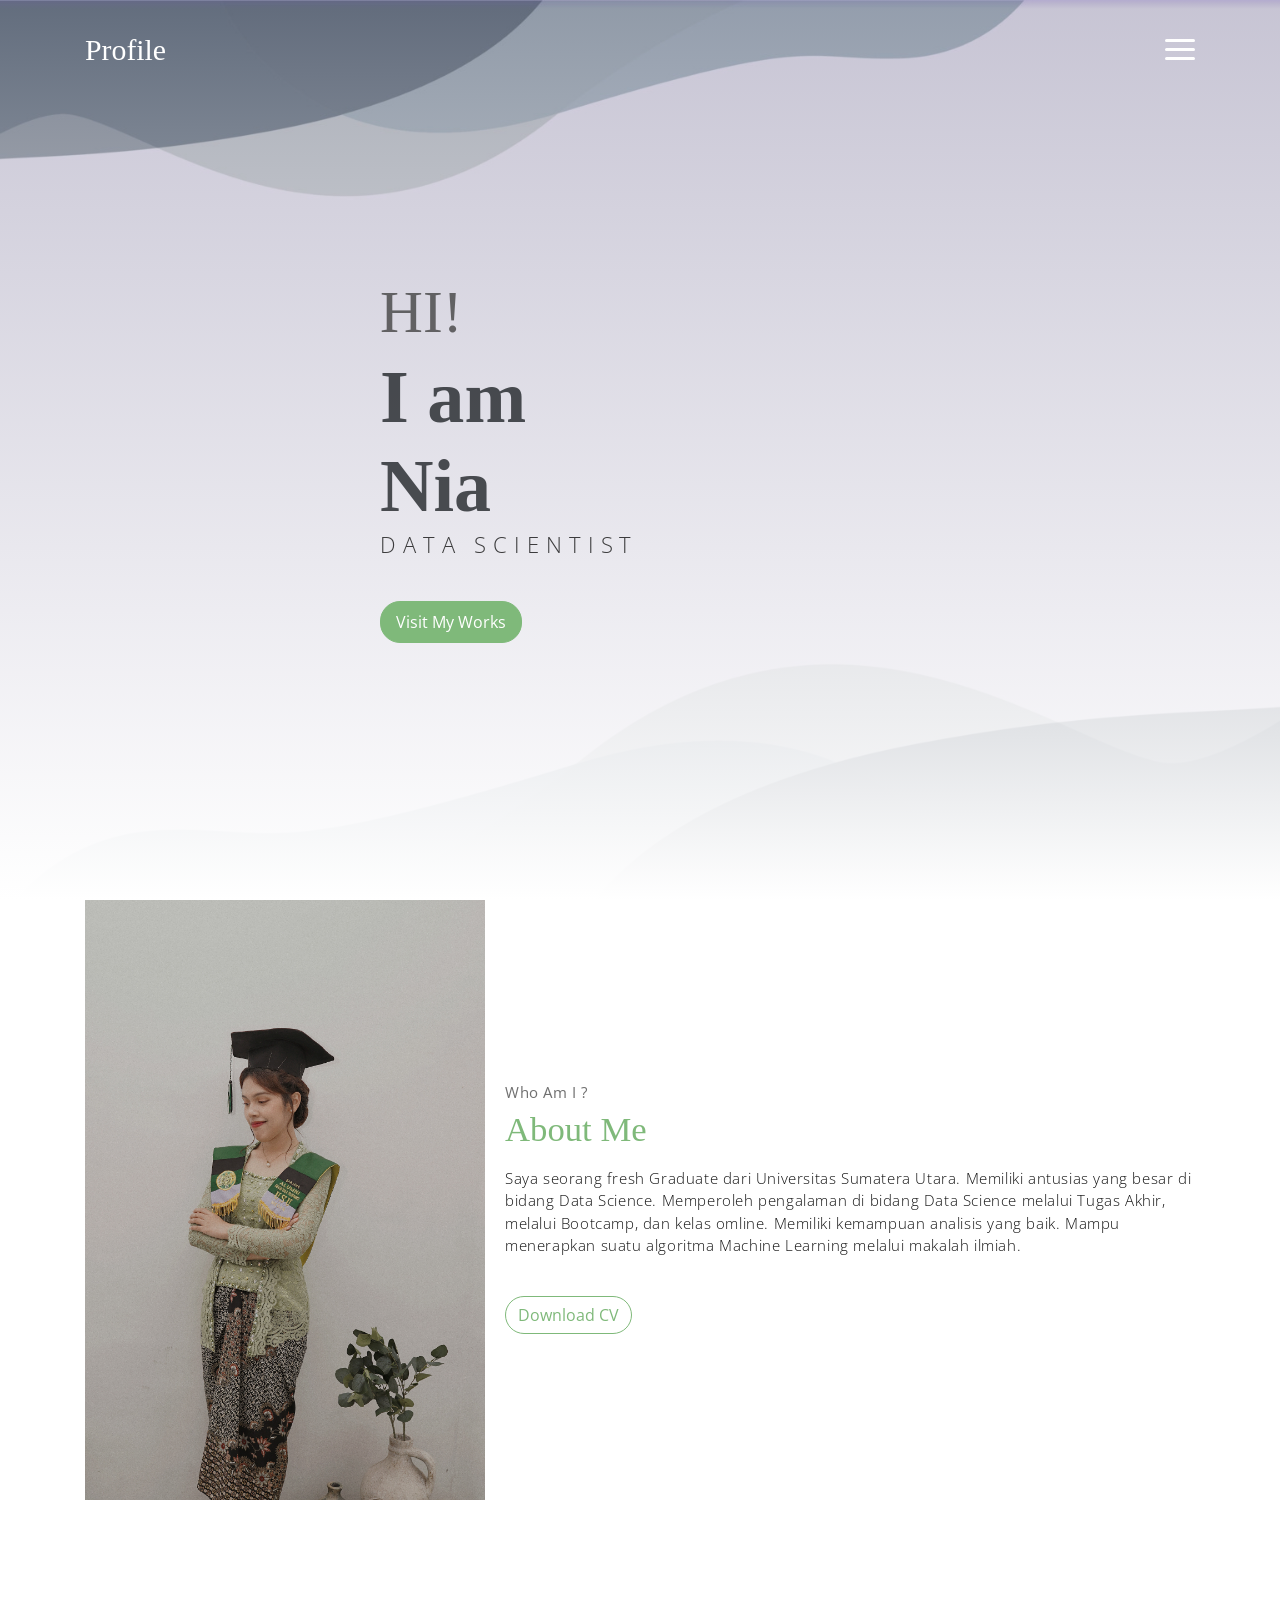
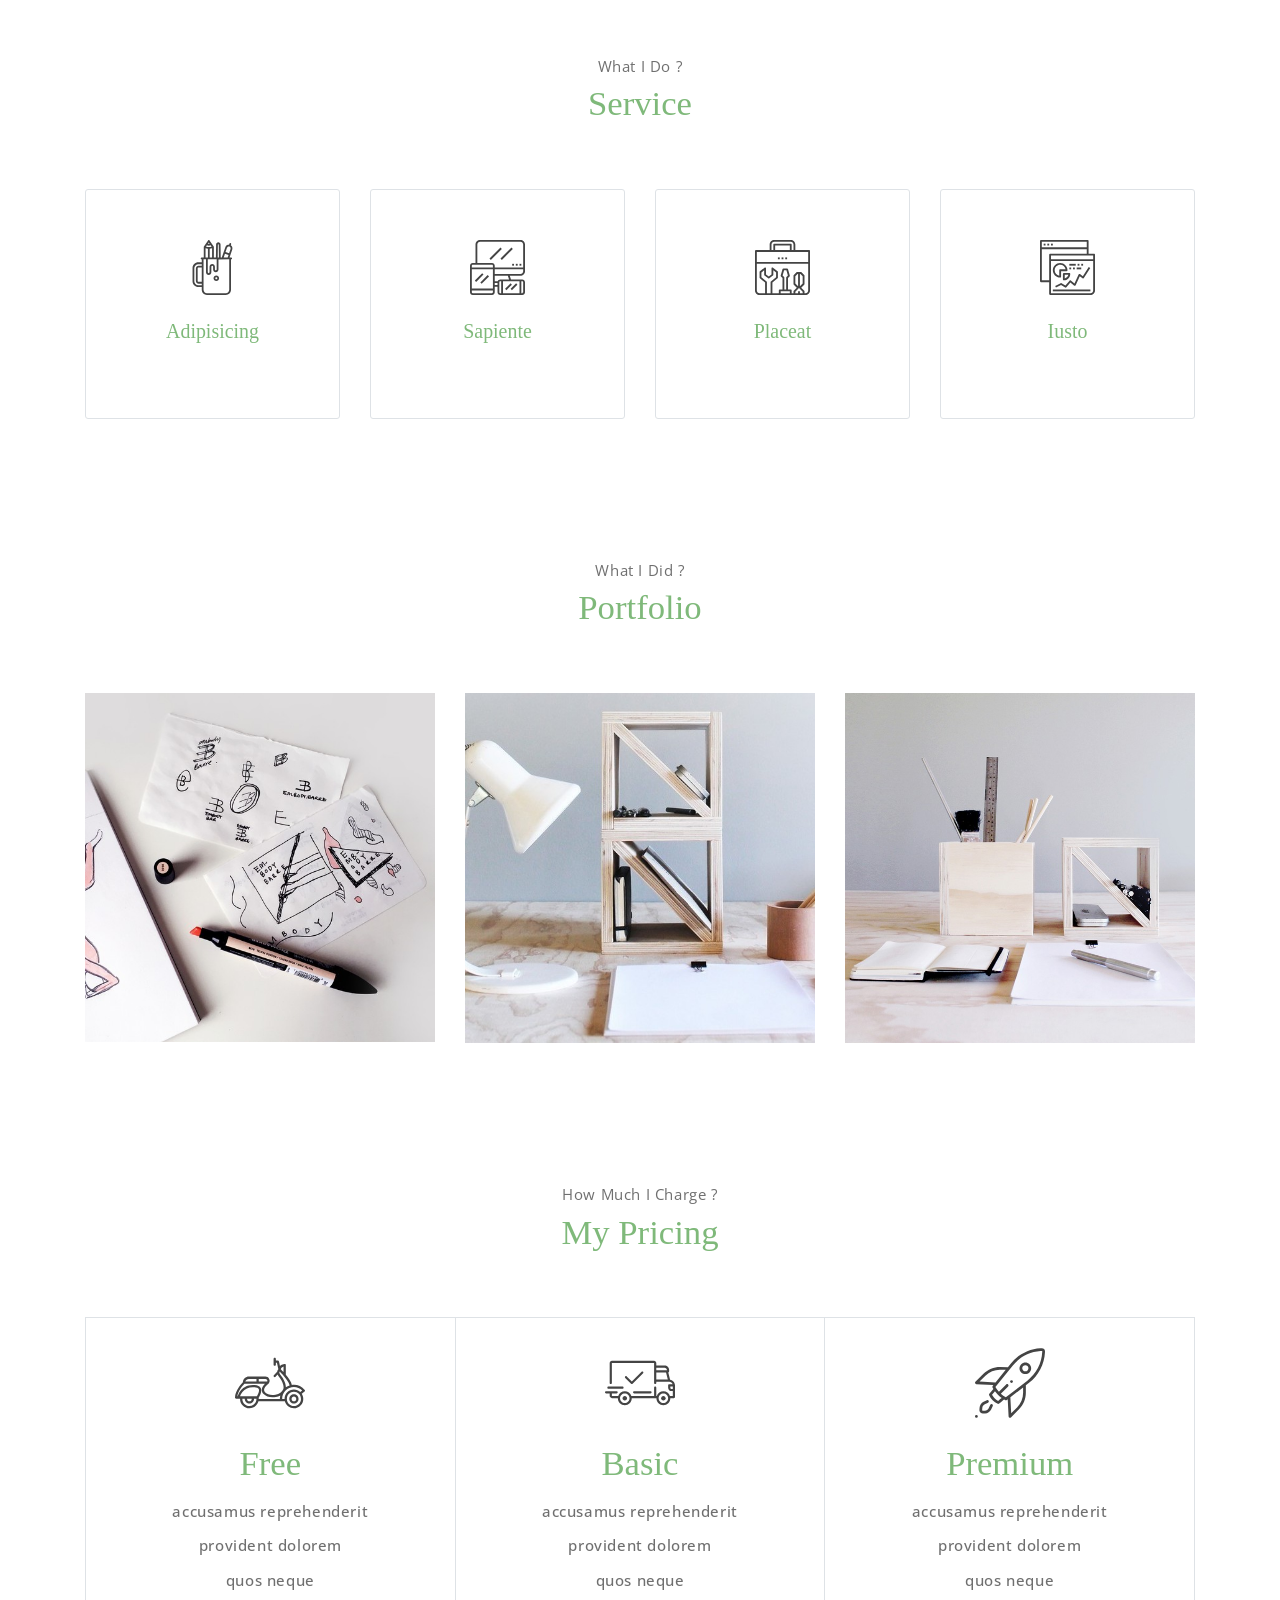
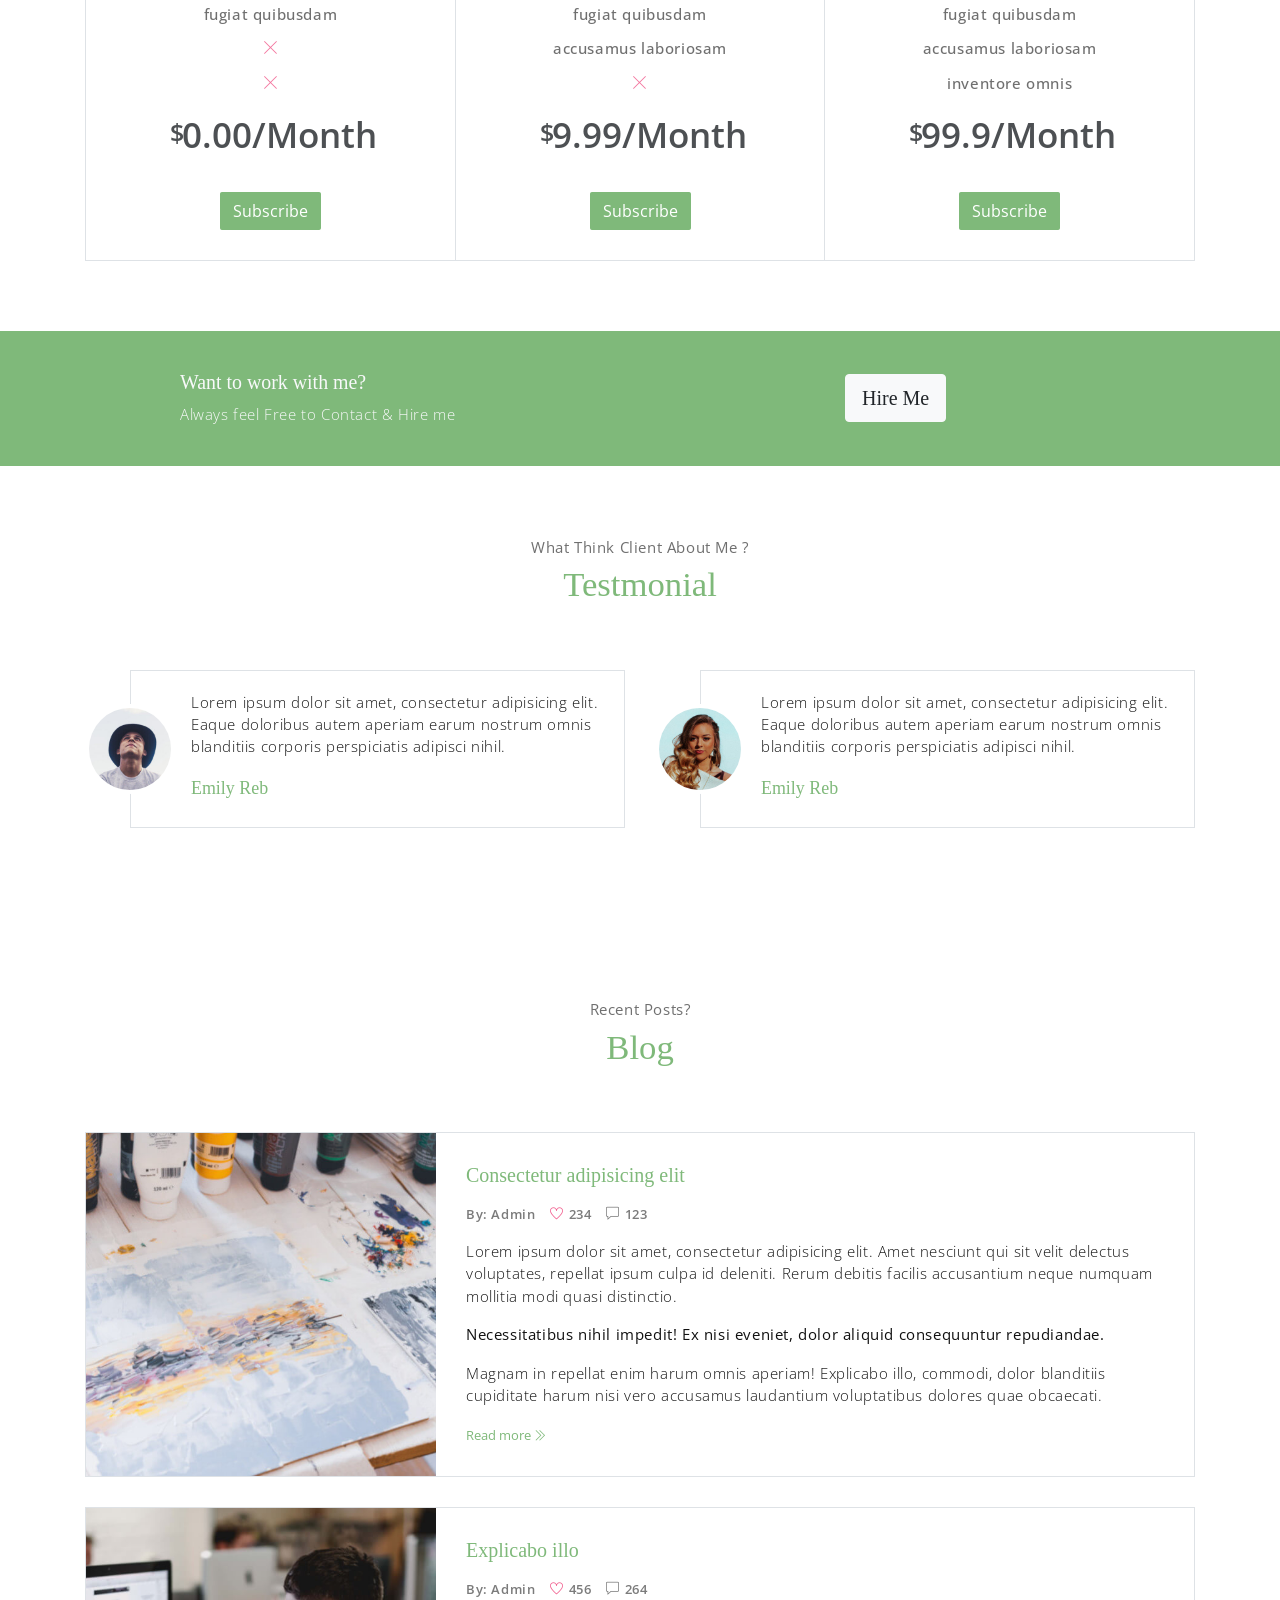
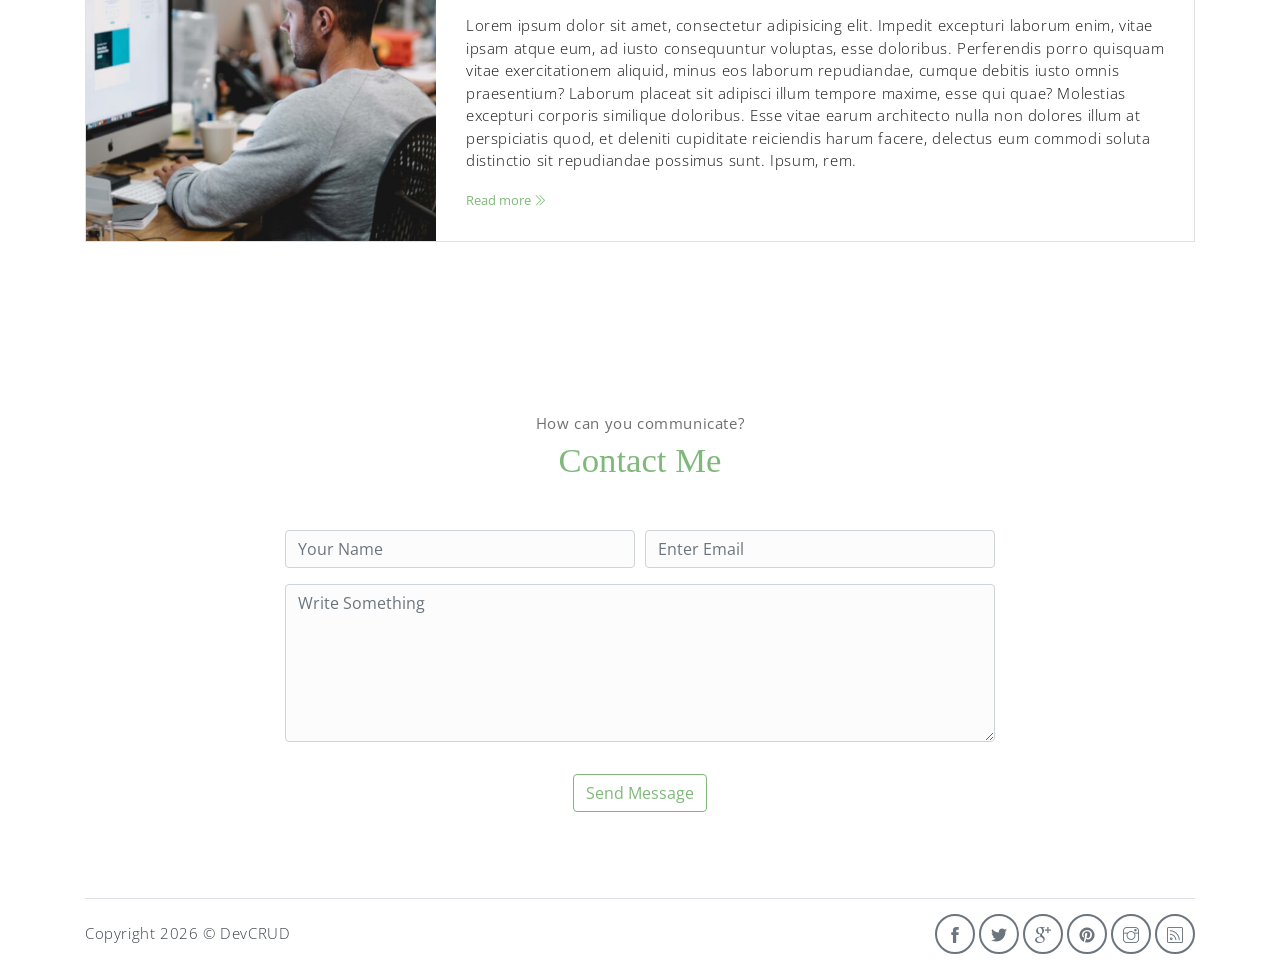
<file: public_html/index.html>
<!DOCTYPE html>
<html lang="en">
<head>
	<meta charset="utf-8">
    <meta name="viewport" content="width=device-width, initial-scale=1, shrink-to-fit=no">
    <meta name="description" content="Start your development with Meyawo landing page.">
    <meta name="author" content="Devcrud">
    <title>Nia Hizkia Pangaribuan</title>
    <!-- font icons -->
    <link rel="stylesheet" href="assets/vendors/themify-icons/css/themify-icons.css">
    <!-- Bootstrap + Meyawo main styles -->
	<link rel="stylesheet" href="assets/css/meyawo.css">
</head>
<body data-spy="scroll" data-target=".navbar" data-offset="40" id="home">

    <!-- Page Navbar -->
    <nav class="custom-navbar" data-spy="affix" data-offset-top="20">
        <div class="container">
            <a class="logo" href="#">Profile</a>         
            <ul class="nav">
                <li class="item">
                    <a class="link" href="#home">Home</a>
                </li>
                <li class="item">
                    <a class="link" href="#about">About</a>
                </li>
                <li class="item">
                    <a class="link" href="#portfolio">Portfolio</a>
                </li>
                <li class="item">
                    <a class="link" href="#testmonial">Testmonial</a>
                </li>
                <li class="item">
                    <a class="link" href="#blog">Blog</a>
                </li>
                <li class="item">
                    <a class="link" href="#contact">Contact</a>
                </li>
                <li class="item ml-md-3">
                    <a href="components.html" class="btn btn-primary">Components</a>
                </li>
            </ul>
            <a href="javascript:void(0)" id="nav-toggle" class="hamburger hamburger--elastic">
                <div class="hamburger-box">
                  <div class="hamburger-inner"></div>
                </div>
            </a>
        </div>          
    </nav><!-- End of Page Navbar -->

    <!-- page header -->
    <header id="home" class="header">
        <div class="overlay"></div>
        <div class="header-content container">
            <h1 class="header-title">
                <span class="up">HI!</span>
                <span class="down">I am </span>
                <span class="down">Nia</span>
            </h1>
            <p class="header-subtitle">DATA SCIENTIST</p>            

            <a href="#portfolio" class="btn btn-primary"> Visit My Works</a>
        </div>              
    </header><!-- end of page header -->

    <!-- about section -->
    <section class="section pt-0" id="about">
        <!-- container -->
        <div class="container text-center">
            <!-- about wrapper -->
            <div class="about">
                <div class="about-img-holder">
                    <img src="assets/imgs/profile.jpg" class="about-img" alt="Download free bootstrap 4 landing page, free boootstrap 4 templates, Download free bootstrap 4.1 landing page, free boootstrap 4.1.1 templates, meyawo Landing page">
                </div>
                <div class="about-caption">
                    <p class="section-subtitle">Who Am I ?</p>
                    <h2 class="section-title mb-3">About Me</h2>
                    <p>
                        Saya seorang fresh Graduate dari Universitas Sumatera Utara. Memiliki antusias yang besar di bidang Data Science.
                        Memperoleh pengalaman di bidang Data Science melalui Tugas Akhir, melalui Bootcamp, dan kelas omline.
                        Memiliki kemampuan analisis yang baik. Mampu menerapkan suatu algoritma Machine Learning melalui makalah ilmiah.
                    </p>
                    <button class="btn-rounded btn btn-outline-primary mt-4">Download CV</button>
                </div>              
            </div><!-- end of about wrapper -->
        </div><!-- end of container -->
    </section> <!-- end of about section -->

    <!-- service section -->
    <section class="section" id="service">
        <div class="container text-center">
            <p class="section-subtitle">What I Do ?</p>
            <h6 class="section-title mb-6">Service</h6>
            <!-- row -->
            <div class="row">
                <div class="col-md-6 col-lg-3">
                    <div class="service-card">
                        <div class="body">
                            <img src="assets/imgs/pencil-case.svg" alt="Download free bootstrap 4 landing page, free boootstrap 4 templates, Download free bootstrap 4.1 landing page, free boootstrap 4.1.1 templates, meyawo Landing page" class="icon">
                            <h6 class="title">Adipisicing</h6>
                            <p class="subtitle">Labore velit culpa adipisci excepturi consequuntur itaque in nam molestias dolorem iste quod.</p>
                        </div>
                    </div>
                </div>
                <div class="col-md-6 col-lg-3">
                    <div class="service-card">
                        <div class="body">
                            <img src="assets/imgs/responsive.svg" alt="Download free bootstrap 4 landing page, free boootstrap 4 templates, Download free bootstrap 4.1 landing page, free boootstrap 4.1.1 templates, meyawo Landing page" class="icon">
                            <h6 class="title">Sapiente</h6>
                            <p class="subtitle">Labore velit culpa adipisci excepturi consequuntur itaque in nam molestias dolorem iste quod.</p>
                        </div>
                    </div>
                </div>
                <div class="col-md-6 col-lg-3">
                    <div class="service-card">
                        <div class="body">
                            <img src="assets/imgs/toolbox.svg" alt="Download free bootstrap 4 landing page, free boootstrap 4 templates, Download free bootstrap 4.1 landing page, free boootstrap 4.1.1 templates, meyawo Landing page" class="icon">
                            <h6 class="title">Placeat</h6>
                            <p class="subtitle">Labore velit culpa adipisci excepturi consequuntur itaque in nam molestias dolorem iste quod.</p>
                        </div>
                    </div>
                </div>
                <div class="col-md-6 col-lg-3">
                    <div class="service-card">
                        <div class="body">
                            <img src="assets/imgs/analytics.svg" alt="Download free bootstrap 4 landing page, free boootstrap 4 templates, Download free bootstrap 4.1 landing page, free boootstrap 4.1.1 templates, meyawo Landing page" class="icon">
                            <h6 class="title">Iusto</h6>
                            <p class="subtitle">Labore velit culpa adipisci excepturi consequuntur itaque in nam molestias dolorem iste quod.</p>
                        </div>
                    </div>
                </div>
            </div><!-- end of row -->
        </div>
    </section><!-- end of service section -->

    <!-- portfolio section -->
    <section class="section" id="portfolio">
        <div class="container text-center">
            <p class="section-subtitle">What I Did ?</p>
            <h6 class="section-title mb-6">Portfolio</h6>
            <!-- row -->
            <div class="row">
                <div class="col-md-4">
                    <a href="#" class="portfolio-card">
                        <img src="assets/imgs/folio-1.jpg" class="portfolio-card-img" alt="Download free bootstrap 4 landing page, free boootstrap 4 templates, Download free bootstrap 4.1 landing page, free boootstrap 4.1.1 templates, meyawo Landing page">    
                        <span class="portfolio-card-overlay">
                            <span class="portfolio-card-caption">
                                <h4>Web Designing</h5>
                                <p class="font-weight-normal">Category: Web Templates</p>
                            </span>                         
                        </span>                     
                    </a>
                </div>
                <div class="col-md-4">
                    <a href="#" class="portfolio-card">
                        <img class="portfolio-card-img" src="assets/imgs/folio-2.jpg" class="img-responsive rounded" alt="Download free bootstrap 4 landing page, free boootstrap 4 templates, Download free bootstrap 4.1 landing page, free boootstrap 4.1.1 templates, meyawo Landing page">
                        <span class="portfolio-card-overlay">
                            <span class="portfolio-card-caption">
                                <h4>Web Designing</h5>
                                <p class="font-weight-normal">Category: Web Templates</p>
                            </span>                         
                        </span>                         
                    </a>
                </div>
                <div class="col-md-4">
                    <a href="#" class="portfolio-card">
                        <img class="portfolio-card-img" src="assets/imgs/folio-3.jpg" class="img-responsive rounded" alt="Download free bootstrap 4 landing page, free boootstrap 4 templates, Download free bootstrap 4.1 landing page, free boootstrap 4.1.1 templates, meyawo Landing page">    
                        <span class="portfolio-card-overlay">
                            <span class="portfolio-card-caption">
                                <h4>Web Designing</h5>
                                <p class="font-weight-normal">Category: Web Templates</p>
                            </span>                         
                        </span>                     
                    </a>
                </div>
            </div><!-- end of row -->
        </div><!-- end of container -->
    </section> <!-- end of portfolio section -->

    <!-- pricing section -->
    <section class="section" id="pricing">
        <div class="container text-center">
            <p class="section-subtitle">How Much I Charge ?</p>
            <h6 class="section-title mb-6">My Pricing</h6>
            <!-- row -->
            <div class="pricing-wrapper">
                <div class="pricing-card">
                    <div class="pricing-card-header">
                        <img class="pricing-card-icon" src="assets/imgs/scooter.svg" alt="Download free bootstrap 4 landing page, free boootstrap 4 templates, Download free bootstrap 4.1 landing page, free boootstrap 4.1.1 templates, meyawo Landing page">
                    </div>
                    <div class="pricing-card-body">
                        <h6 class="pricing-card-title">Free</h6>
                        <div class="pricing-card-list">
                            <p>accusamus reprehenderit</p>
                            <p>provident dolorem </p>
                            <p>quos neque</p>
                            <p>fugiat quibusdam</p>
                            <p><i class="ti-close"></i></p>
                            <p><i class="ti-close"></i></p>
                        </div>
                    </div>
                    <div class="pricing-card-footer">
                        <span>$</span>
                        <span>0.00/Month</span>
                    </div>
                    <a href="#" class="btn btn-primary mt-3 pricing-card-btn">Subscribe</a>
                </div>
                <div class="pricing-card">
                    <div class="pricing-card-header">
                        <img class="pricing-card-icon" src="assets/imgs/shipped.svg" alt="Download free bootstrap 4 landing page, free boootstrap 4 templates, Download free bootstrap 4.1 landing page, free boootstrap 4.1.1 templates, meyawo Landing page">
                    </div>
                    <div class="pricing-card-body">
                        <h6 class="pricing-card-title">Basic</h6>
                        <div class="pricing-card-list">
                            <p>accusamus reprehenderit</p>
                            <p>provident dolorem </p>
                            <p>quos neque</p>
                            <p>fugiat quibusdam</p>
                            <p>accusamus laboriosam</p>
                            <p><i class="ti-close"></i></p>
                        </div>
                    </div>
                    <div class="pricing-card-footer">
                        <span>$</span>
                        <span>9.99/Month</span>
                    </div>
                    <a href="#" class="btn btn-primary mt-3 pricing-card-btn">Subscribe</a>
                </div>
                <div class="pricing-card">
                    <div class="pricing-card-header">
                        <img class="pricing-card-icon" src="assets/imgs/startup.svg" alt="Download free bootstrap 4 landing page, free boootstrap 4 templates, Download free bootstrap 4.1 landing page, free boootstrap 4.1.1 templates, meyawo Landing page">
                    </div>
                    <div class="pricing-card-body">
                        <h6 class="pricing-card-title">Premium</h6>
                        <div class="pricing-card-list">
                            <p>accusamus reprehenderit</p>
                            <p>provident dolorem </p>
                            <p>quos neque</p>
                            <p>fugiat quibusdam</p>
                            <p>accusamus laboriosam</p>
                            <p>inventore omnis</p>
                        </div>
                    </div>
                    <div class="pricing-card-footer">
                        <span>$</span>
                        <span>99.9/Month</span>
                    </div>
                    <a href="#" class="btn btn-primary mt-3 pricing-card-btn">Subscribe</a>
                </div>

            </div><!-- end of pricing wrapper -->
        </div> <!-- end of container -->
    </section><!-- end of pricing section -->

    <!-- section -->
    <section class="section-sm bg-primary">
        <!-- container -->
        <div class="container text-center text-sm-left">
            <!-- row -->
            <div class="row align-items-center">
                <div class="col-sm offset-md-1 mb-4 mb-md-0">
                    <h6 class="title text-light">Want to work with me?</h6>
                    <p class="m-0 text-light">Always feel Free to Contact & Hire me</p>
                </div>
                <div class="col-sm offset-sm-2 offset-md-3">
                    <button class="btn btn-lg my-font btn-light rounded">Hire Me</button>
                </div>
            </div> <!-- end of row -->
        </div> <!-- end of container -->
    </section> <!-- end of section -->

    <!-- testimonial section -->
    <section class="section" id="testmonial">
        <div class="container text-center">
            <p class="section-subtitle">What Think Client About Me ?</p>
            <h6 class="section-title mb-6">Testmonial</h6>

            <!-- row -->
            <div class="row">
                <div class="col-md-6">
                    <div class="testimonial-card">
                        <div class="testimonial-card-img-holder">
                            <img src="assets/imgs/avatar2.jpg" class="testimonial-card-img" alt="Download free bootstrap 4 landing page, free boootstrap 4 templates, Download free bootstrap 4.1 landing page, free boootstrap 4.1.1 templates, meyawo Landing page">                           
                        </div>
                        <div class="testimonial-card-body">
                            <p class="testimonial-card-subtitle">Lorem ipsum dolor sit amet, consectetur adipisicing elit. Eaque doloribus autem aperiam earum nostrum omnis blanditiis corporis perspiciatis adipisci nihil.</p>
                            <h6 class="testimonial-card-title">Emily Reb</h6>
                        </div>
                    </div>
                </div>
                <div class="col-md-6">
                    <div class="testimonial-card">
                        <div class="testimonial-card-img-holder">
                            <img src="assets/imgs/avatar3.jpg" class="testimonial-card-img" alt="Download free bootstrap 4 landing page, free boootstrap 4 templates, Download free bootstrap 4.1 landing page, free boootstrap 4.1.1 templates, meyawo Landing page">                        
                        </div>
                        <div class="testimonial-card-body">
                            <p class="testimonial-card-subtitle">Lorem ipsum dolor sit amet, consectetur adipisicing elit. Eaque doloribus autem aperiam earum nostrum omnis blanditiis corporis perspiciatis adipisci nihil.</p>
                            <h6 class="testimonial-card-title">Emily Reb</h6>
                        </div>
                    </div>
                </div>
            </div>
        </div> <!-- end of container -->
    </section> <!-- end of testimonial section -->
    
    <!-- blog section -->
    <section class="section" id="blog">
        <!-- container -->
        <div class="container text-center">
            <p class="section-subtitle">Recent Posts?</p>
            <h6 class="section-title mb-6">Blog</h6>
            <!-- blog-wrapper -->
            <div class="blog-card">
                <div class="blog-card-header">
                    <img src="assets/imgs/img-1.jpg" class="blog-card-img" alt="Download free bootstrap 4 landing page, free boootstrap 4 templates, Download free bootstrap 4.1 landing page, free boootstrap 4.1.1 templates, meyawo Landing page">
                </div>
                <div class="blog-card-body">
                    <h5 class="blog-card-title">Consectetur adipisicing elit</h6>

                    <p class="blog-card-caption">
                        <a href="#">By: Admin</a>
                        <a href="#"><i class="ti-heart text-danger"></i> 234</a>
                        <a href="#"><i class="ti-comment"></i> 123</a>
                    </p>
                    <p>Lorem ipsum dolor sit amet, consectetur adipisicing elit. Amet nesciunt qui sit velit delectus voluptates, repellat ipsum culpa id deleniti. Rerum debitis facilis accusantium neque numquam mollitia modi quasi distinctio.</p>

                    <p><b>Necessitatibus nihil impedit! Ex nisi eveniet, dolor aliquid consequuntur repudiandae.</b></p>
                    <p>Magnam in repellat enim harum omnis aperiam! Explicabo illo, commodi, dolor blanditiis cupiditate harum nisi vero accusamus laudantium voluptatibus dolores quae obcaecati.</p>

                    <a href="#" class="blog-card-link">Read more <i class="ti-angle-double-right"></i></a>
                </div>
            </div><!-- end of blog wrapper -->

            <!-- blog-wrapper -->
            <div class="blog-card">
                <div class="blog-card-header">
                    <img src="assets/imgs/img-2.jpg" class="blog-card-img" alt="Download free bootstrap 4 landing page, free boootstrap 4 templates, Download free bootstrap 4.1 landing page, free boootstrap 4.1.1 templates, meyawo Landing page">
                </div>
                <div class="blog-card-body">
                    <h5 class="blog-card-title">Explicabo illo</h6>

                    <p class="blog-card-caption">
                        <a href="#">By: Admin</a>
                        <a href="#"><i class="ti-heart text-danger"></i> 456</a>
                        <a href="#"><i class="ti-comment"></i> 264</a>
                    </p>
                    
                    <p>Lorem ipsum dolor sit amet, consectetur adipisicing elit. Impedit excepturi laborum enim, vitae ipsam atque eum, ad iusto consequuntur voluptas, esse doloribus. Perferendis porro quisquam vitae exercitationem aliquid, minus eos laborum repudiandae, cumque debitis iusto omnis praesentium? Laborum placeat sit adipisci illum tempore maxime, esse qui quae? Molestias excepturi corporis similique doloribus. Esse vitae earum architecto nulla non dolores illum at perspiciatis quod, et deleniti cupiditate reiciendis harum facere, delectus eum commodi soluta distinctio sit repudiandae possimus sunt. Ipsum, rem.</p>

                    <a href="#" class="blog-card-link">Read more <i class="ti-angle-double-right"></i></a>
                </div>
            </div><!-- end of blog wrapper -->

        </div><!-- end of container -->
    </section><!-- end of blog section -->

    <!-- contact section -->
    <section class="section" id="contact">
        <div class="container text-center">
            <p class="section-subtitle">How can you communicate?</p>
            <h6 class="section-title mb-5">Contact Me</h6>
            <!-- contact form -->
            <form action="" class="contact-form col-md-10 col-lg-8 m-auto">
                <div class="form-row">
                    <div class="form-group col-sm-6">
                        <input type="text" size="50" class="form-control" placeholder="Your Name" required>                 
                    </div>
                    <div class="form-group col-sm-6">
                        <input type="email" class="form-control" placeholder="Enter Email"requried>                 
                    </div>
                    <div class="form-group col-sm-12">
                        <textarea name="comment" id="comment" rows="6"   class="form-control" placeholder="Write Something"></textarea>
                    </div>
                    <div class="form-group col-sm-12 mt-3">
                        <input type="submit" value="Send Message" class="btn btn-outline-primary rounded">                  
                    </div>
                </div>  
            </form><!-- end of contact form -->
        </div><!-- end of container -->
    </section><!-- end of contact section -->

    <!-- footer -->
    <div class="container">
        <footer class="footer">       
            <p class="mb-0">Copyright <script>document.write(new Date().getFullYear())</script> &copy; <a href="http://www.devcrud.com">DevCRUD</a></p>
            <div class="social-links text-right m-auto ml-sm-auto">
                <a href="javascript:void(0)" class="link"><i class="ti-facebook"></i></a>
                <a href="javascript:void(0)" class="link"><i class="ti-twitter-alt"></i></a>
                <a href="javascript:void(0)" class="link"><i class="ti-google"></i></a>
                <a href="javascript:void(0)" class="link"><i class="ti-pinterest-alt"></i></a>
                <a href="javascript:void(0)" class="link"><i class="ti-instagram"></i></a>
                <a href="javascript:void(0)" class="link"><i class="ti-rss"></i></a>
            </div>
        </footer>
    </div> <!-- end of page footer -->
	
	<!-- core  -->
    <script src="assets/vendors/jquery/jquery-3.4.1.js"></script>
    <script src="assets/vendors/bootstrap/bootstrap.bundle.js"></script>

    <!-- bootstrap 3 affix -->
	<script src="assets/vendors/bootstrap/bootstrap.affix.js"></script>

    <!-- Meyawo js -->
    <script src="assets/js/meyawo.js"></script>

</body>
</html>
</file>
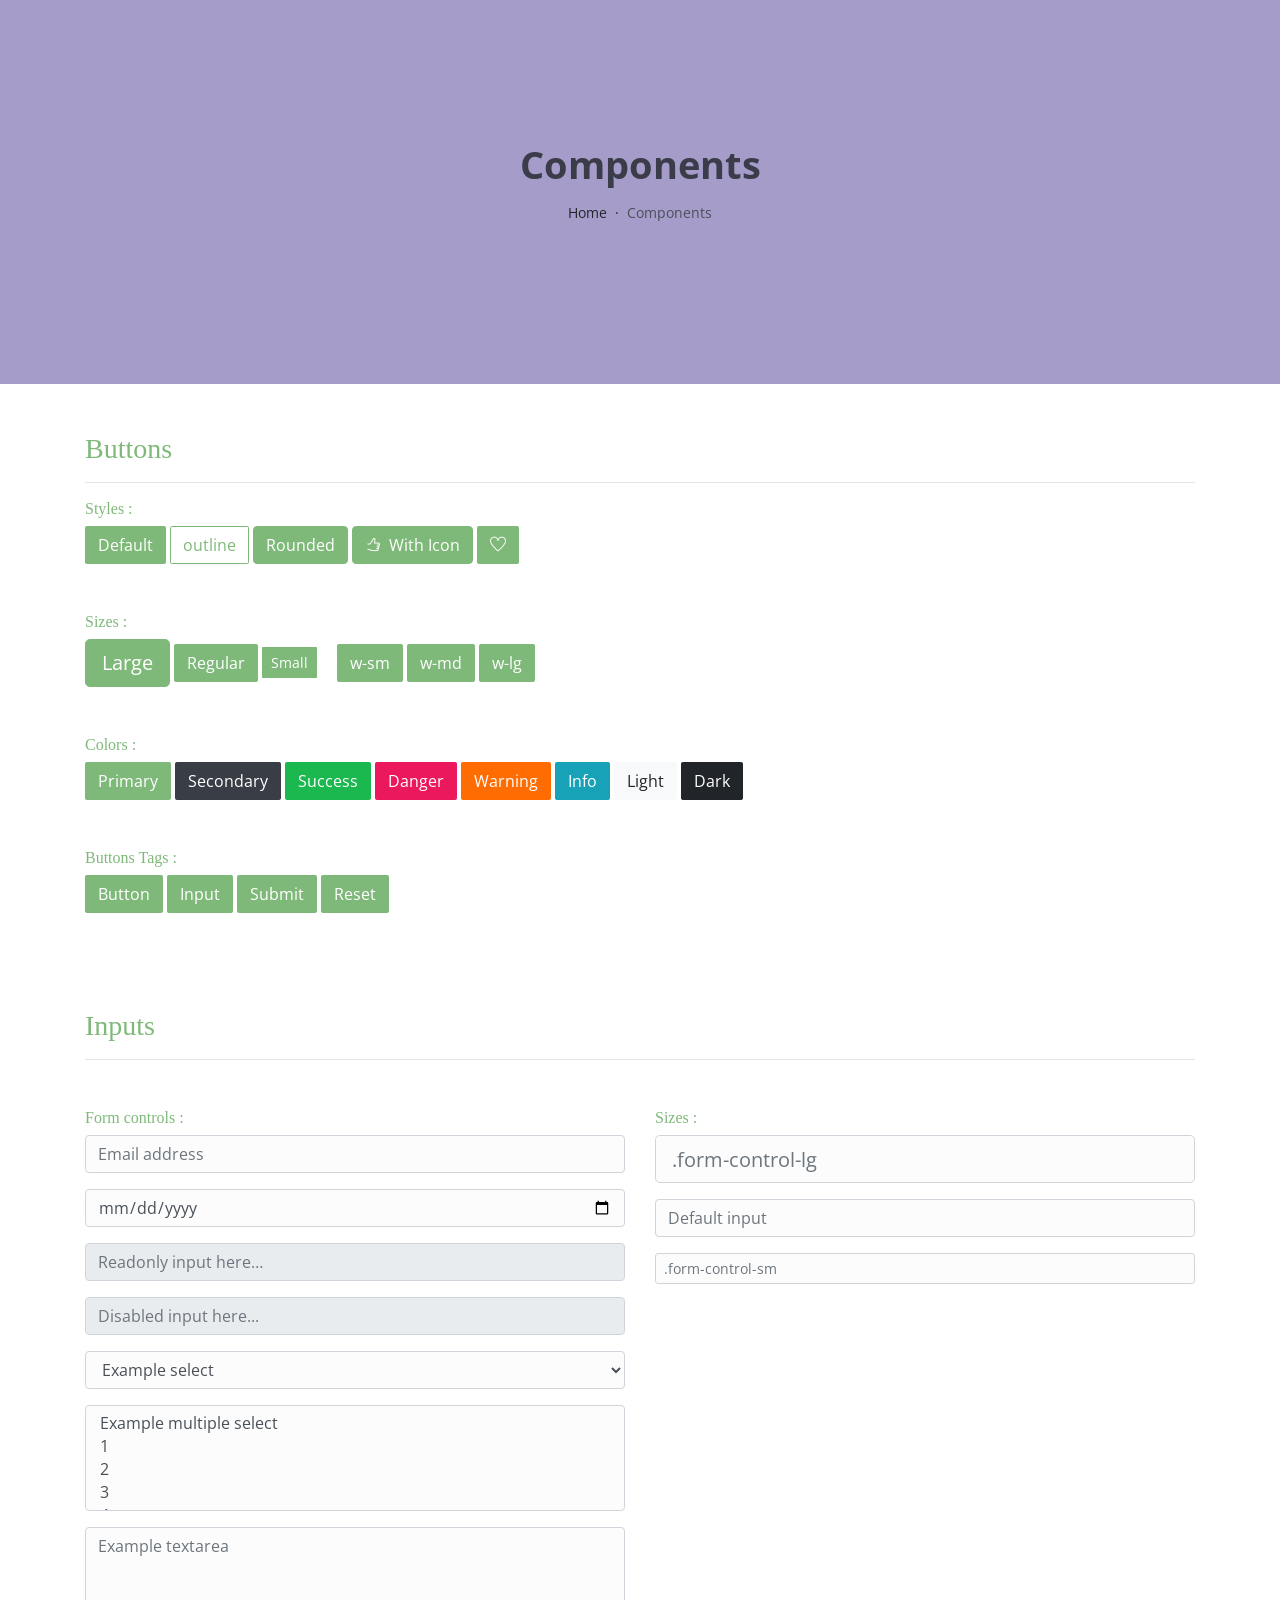
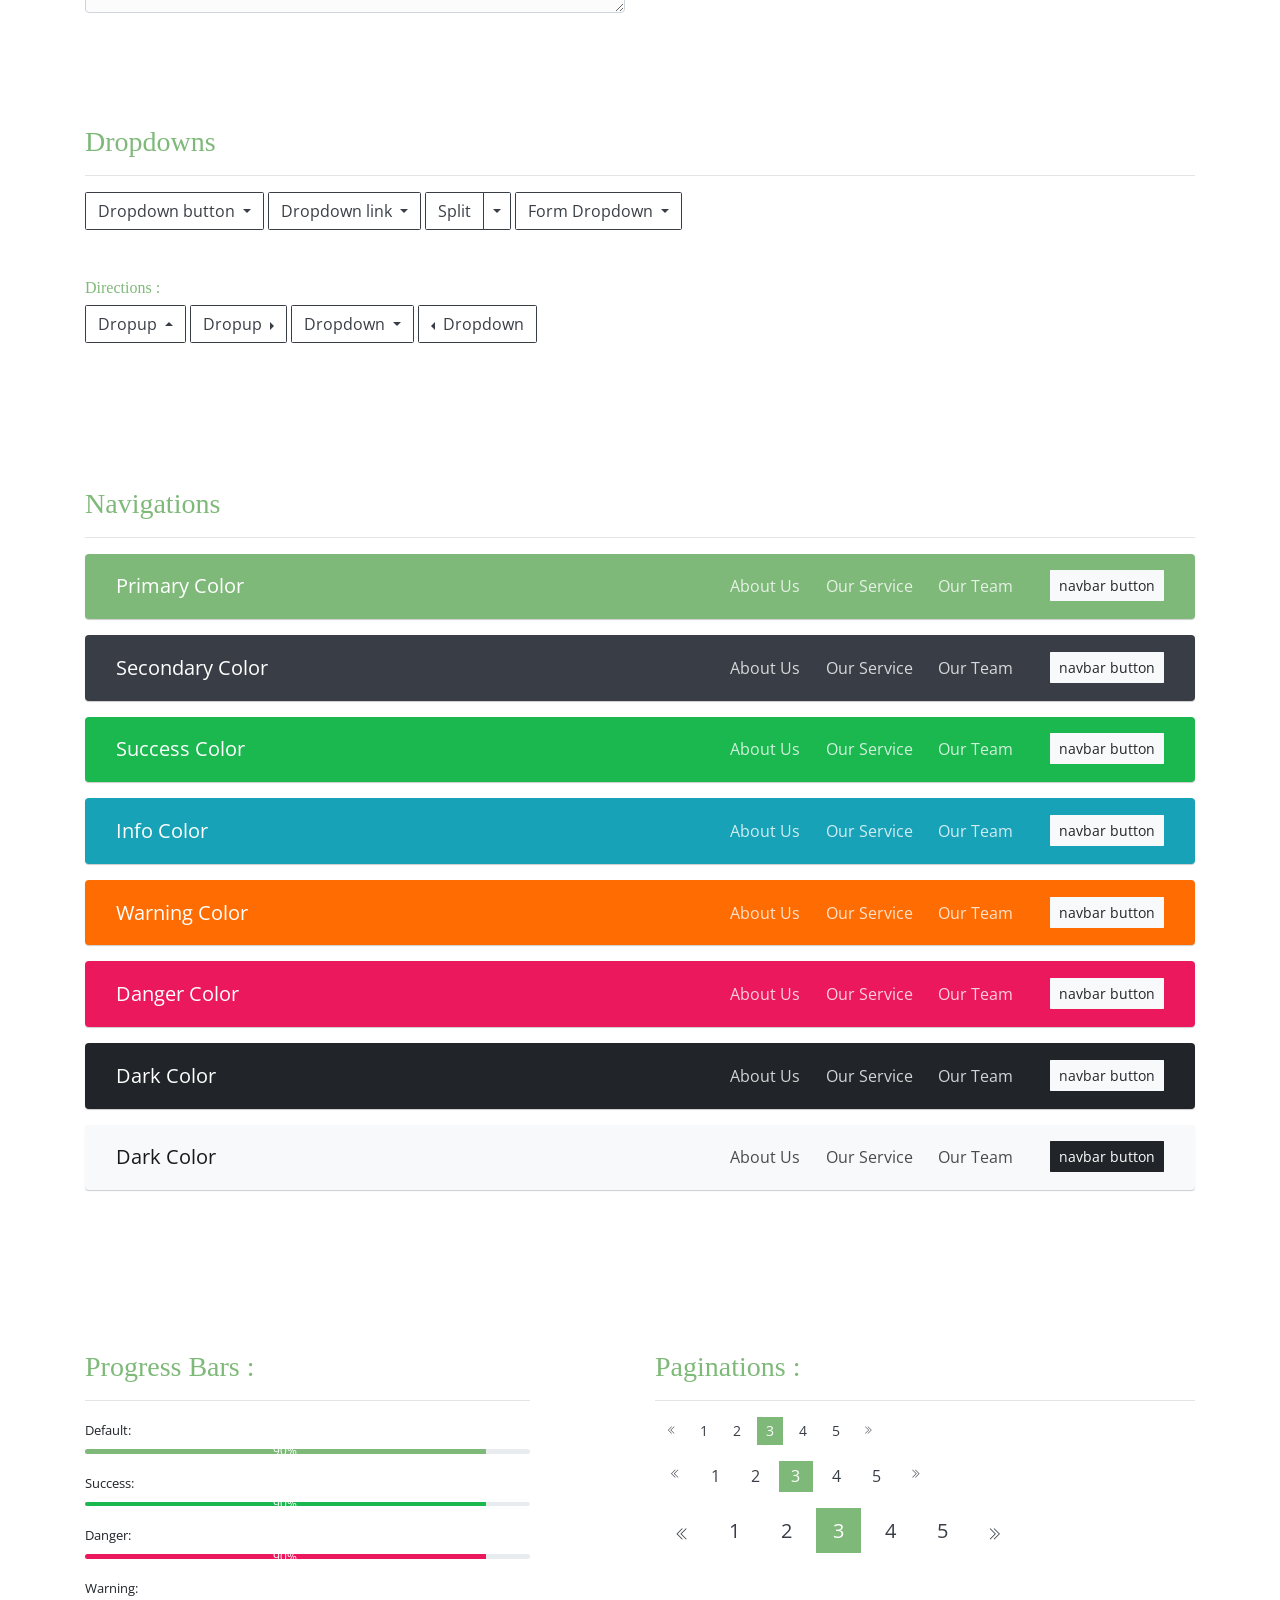
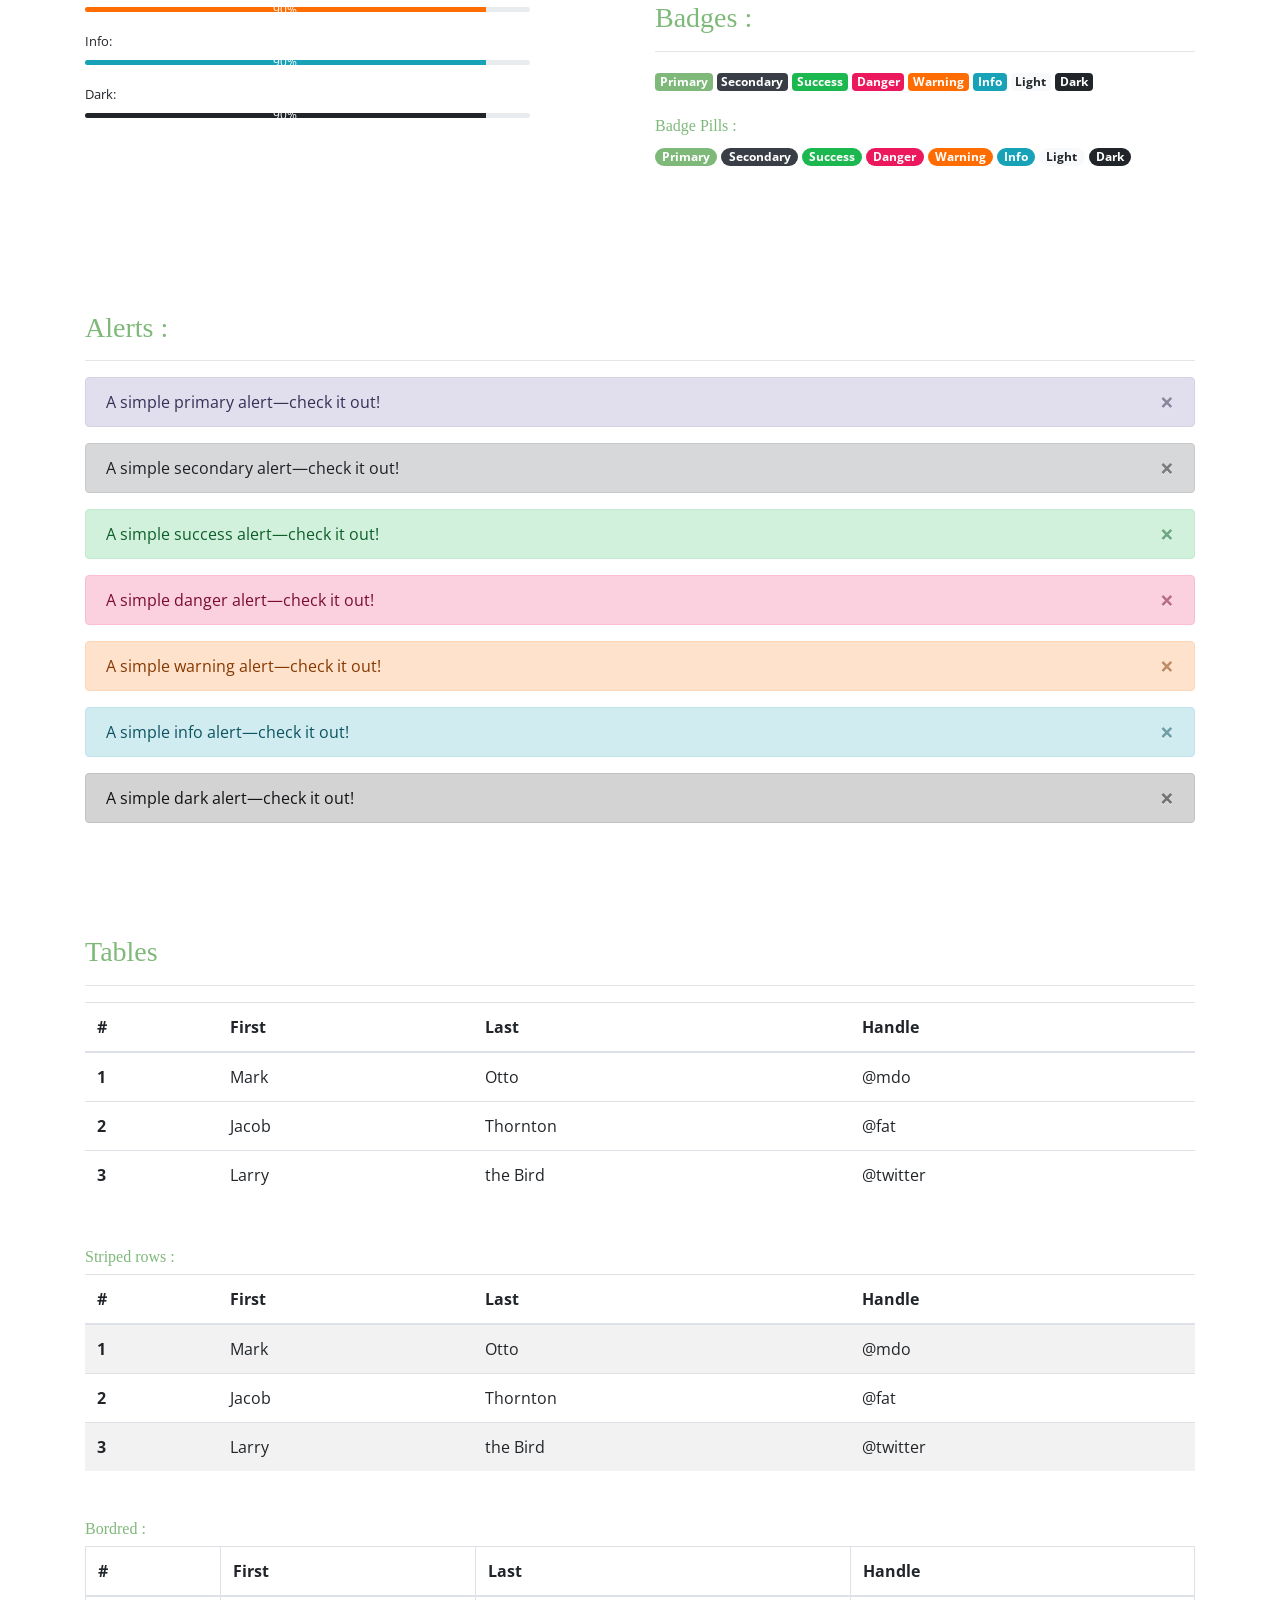
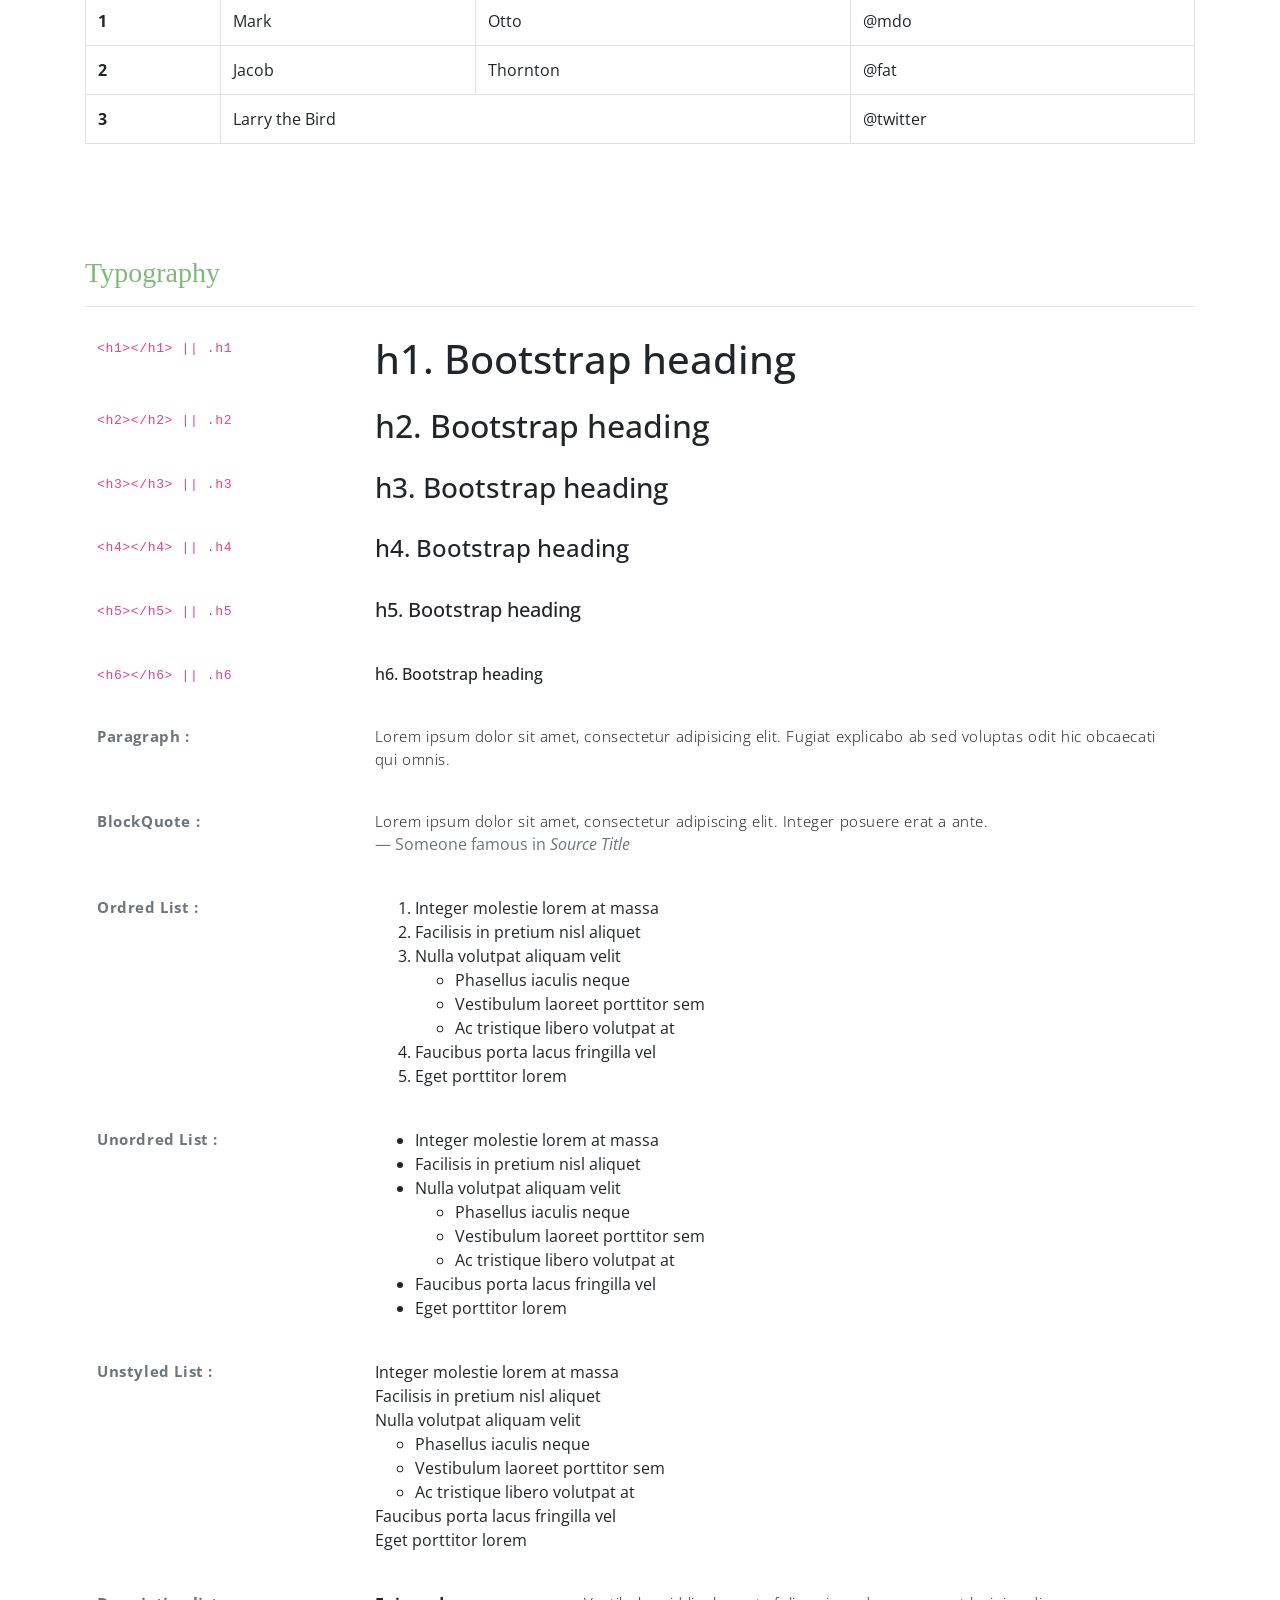
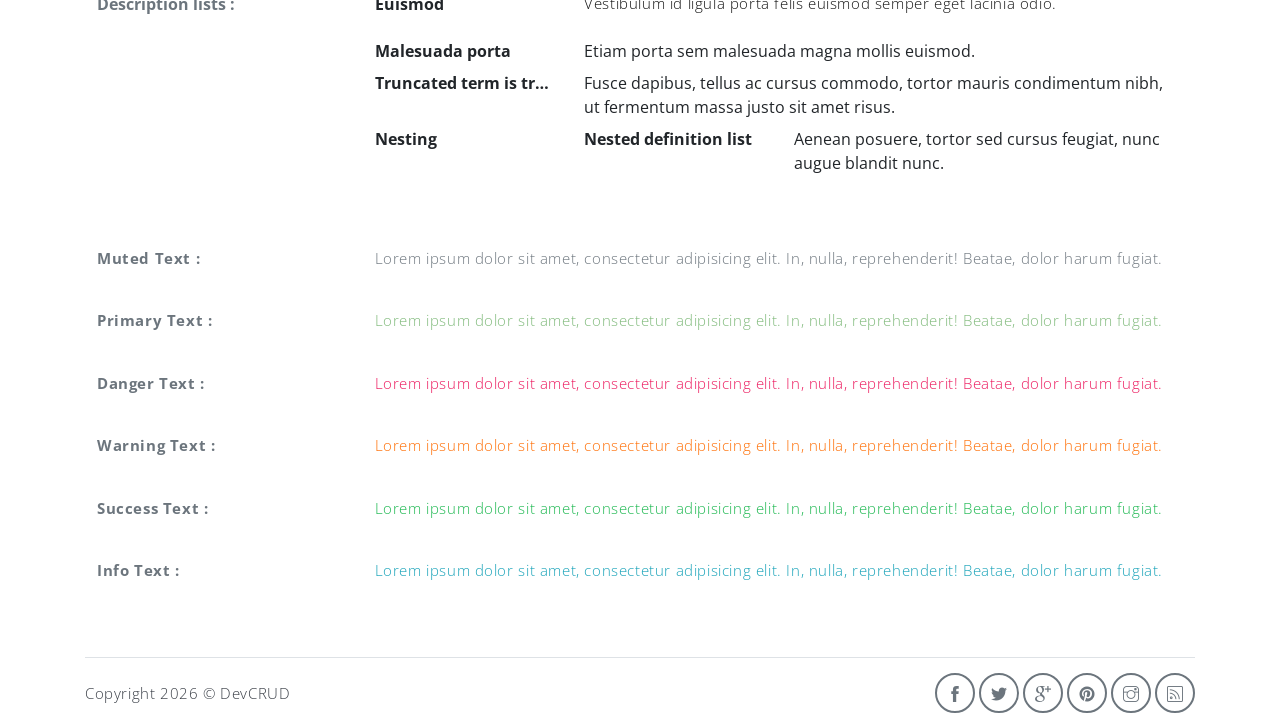
<file: components.html>
<!DOCTYPE html>
<html lang="en">
<head>
   <meta charset="utf-8">
   <meta name="viewport" content="width=device-width, initial-scale=1, shrink-to-fit=no">
   <meta name="description" content="Start your development with Meyawo landing page.">
   <meta name="author" content="Devcrud">
   <title>Meyawo Landing page | Components</title>
   <!-- font icons -->
   <link rel="stylesheet" href="assets/vendors/themify-icons/css/themify-icons.css">
   <!-- Bootstrap + Steller  -->
   <link rel="stylesheet" href="assets/css/meyawo.css">
</head>
<body>

   <!-- Page Header -->
   <header class="header header-mini"> 
      <div class="header-title">Components</div> 
      <nav aria-label="breadcrumb">
         <ol class="breadcrumb">
            <li class="breadcrumb-item"><a href="/">Home</a></li>
            <li class="breadcrumb-item active" aria-current="page">Components</li>
         </ol>
      </nav>
   </header> <!-- End Of Page Header -->

   <!-- main content -->
   <div class="container">

      <!-- Buttons -->
      <h3 class="mt-5">Buttons</h3>
      <hr>
      <h6 class="section-secondary-title">Styles :</h6>
      <button class="btn btn-primary">Default</button>
      <button class="btn btn-outline-primary">outline</button>
      <button class="btn btn-primary rounded">Rounded</button>
      <button class="btn btn-primary rounded"><i class="ti-thumb-up pr-1"></i> With Icon</button>
      <button class="btn btn-primary circle"><i class="ti-heart"></i></button>

      <h6 class="section-secondary-title mt-5">Sizes :</h6>
      <button class="btn btn-primary btn-lg">Large</button>
      <button class="btn btn-primary ">Regular</button>
      <button class="btn btn-primary btn-sm">Small</button>
      <button class="btn btn-primary w-sm ml-3">w-sm</button>
      <button class="btn btn-primary w-md">w-md</button>
      <button class="btn btn-primary w-lg">w-lg</button>

      <h6 class="section-secondary-title mt-5">Colors :</h6>          
      <button type="button" class="btn btn-primary">Primary</button>
      <button type="button" class="btn btn-secondary">Secondary</button>
      <button type="button" class="btn btn-success">Success</button>
      <button type="button" class="btn btn-danger">Danger</button>
      <button type="button" class="btn btn-warning">Warning</button>
      <button type="button" class="btn btn-info">Info</button>
      <button type="button" class="btn btn-light">Light</button>
      <button type="button" class="btn btn-dark">Dark</button>

      <h6 class="section-secondary-title mt-5">Buttons Tags :</h6>
      <button class="btn btn-primary" type="submit">Button</button>
      <input class="btn btn-primary" type="button" value="Input">
      <input class="btn btn-primary" type="submit" value="Submit">
      <input class="btn btn-primary" type="reset" value="Reset">
      
      <!-- devider -->
      <div class="py-5"></div>

      <!-- Inputs -->
      <h3>Inputs</h3>
      <hr>
      <div class="row mt-5">
         <div class="col-md-6">
            <h6 class="section-secondary-title">Form controls :</h6>        
            <div class="form-group">
               <input type="email" class="form-control" id="exampleFormControlInput1" placeholder="Email address">
            </div>
            <div class="form-group">
               <input type="date" class="form-control" id="exampleFormControlInput1" placeholder="Date">
            </div>
            <div class="form-group">
               <input class="form-control" type="text" placeholder="Readonly input here…" readonly>
            </div>
            <div class="form-group">
               <input class="form-control" id="disabledInput" type="text" placeholder="Disabled input here..." disabled>
            </div>
            <div class="form-group">
               <select class="form-control" id="exampleFormControlSelect1">
                  <option>Example select</option>
                  <option>1</option>
                  <option>2</option>
                  <option>3</option>
                  <option>4</option>
                  <option>5</option>
               </select>
            </div>
            <div class="form-group">
               <select multiple class="form-control" id="exampleFormControlSelect2">
                  <option>Example multiple select</option>
                  <option>1</option>
                  <option>2</option>
                  <option>3</option>
                  <option>4</option>
                  <option>5</option>
               </select>
            </div>
            <div class="form-group">
               <textarea class="form-control" id="exampleFormControlTextarea1" rows="3" placeholder="Example textarea"></textarea>
            </div>
         </div>
         <div class="col-md-6">
            <h6 class="section-secondary-title">Sizes :</h6>    
            <div class="form-group">
               <input class="form-control form-control-lg" type="text" placeholder=".form-control-lg">             
            </div>
            <div class="form-group">
               <input class="form-control" type="text" placeholder="Default input">
            </div>
            <div class="form-group">
               <input class="form-control form-control-sm" type="text" placeholder=".form-control-sm"> 
            </div>
         </div>
      </div> <!-- end of inputs -->   

      <!-- devider -->
      <div class="py-5"></div>             

      <!-- Dropdowns -->
      <h3 class="components-section-title font-weight-normal">Dropdowns</h3>
      <hr>
      <div class="dropdown d-inline-block">
         <button class="btn btn-outline-secondary dropdown-toggle" type="button" id="dropdownMenuButton" data-toggle="dropdown" aria-haspopup="true" aria-expanded="false">
         Dropdown button
         </button>
         <div class="dropdown-menu" aria-labelledby="dropdownMenuButton">
         <a class="dropdown-item" href="#">Action</a>
         <a class="dropdown-item" href="#">Another action</a>
         <a class="dropdown-item" href="#">Something else here</a>
         </div>
      </div>
      <div class="dropdown d-inline-block">
         <a class="btn btn-outline-secondary dropdown-toggle" href="#" role="button" id="dropdownMenuLink" data-toggle="dropdown" aria-haspopup="true" aria-expanded="false">
            Dropdown link
         </a>
         <div class="dropdown-menu" aria-labelledby="dropdownMenuLink">
            <a class="dropdown-item" href="#">Action</a>
            <a class="dropdown-item" href="#">Another action</a>
            <a class="dropdown-item" href="#">Something else here</a>
         </div>
      </div>
      <div class="btn-group">
         <button type="button" class="btn btn-outline-secondary">Split</button>
         <button type="button" class="btn btn-outline-secondary dropdown-toggle dropdown-toggle-split" data-toggle="dropdown" aria-haspopup="true" aria-expanded="false">
         <span class="sr-only">Toggle Dropdown</span>
         </button>
         <div class="dropdown-menu">
            <a class="dropdown-item" href="#">Action</a>
            <a class="dropdown-item" href="#">Another action</a>
            <a class="dropdown-item" href="#">Something else here</a>
            <div class="dropdown-divider"></div>
            <a class="dropdown-item" href="#">Separated link</a>
         </div>
      </div>
      <div class="btn-group">
         <button class="btn btn-outline-secondary dropdown-toggle" type="button" id="dropdownMenuButton" data-toggle="dropdown" aria-haspopup="true" aria-expanded="false">
            Form Dropdown
         </button>
         <div class="dropdown-menu form">
            <form class="px-4 py-3">
               <div class="form-group">
                  <input type="email" class="form-control" id="exampleDropdownFormEmail1" placeholder="email@example.com">
               </div>
               <div class="form-group">
                  <input type="password" class="form-control" id="exampleDropdownFormPassword1" placeholder="Password">
               </div>
               <div class="form-check mb-3">
                  <input type="checkbox" class="form-check-input" id="dropdownCheck">
                  <label class="form-check-label" for="dropdownCheck">
                     Remember me
                  </label>
               </div>
               <button type="submit" class="btn btn-primary btn-block">Sign in</button>
            </form>
            <div class="dropdown-divider"></div>
            <a class="dropdown-item" href="#"><small>New around here? Sign up</small></a>
            <a class="dropdown-item" href="#"><small>Forgot password?</small></a>
         </div>
      </div>       
      <h6 class="section-secondary-title mt-5">Directions :</h6>  
      <div class="btn-group dropup">
         <button type="button" class="btn btn-outline-secondary dropdown-toggle" data-toggle="dropdown" aria-haspopup="true" aria-expanded="false">
            Dropup
         </button>
         <div class="dropdown-menu">
            <a class="dropdown-item" href="#">Action</a>
            <a class="dropdown-item" href="#">Another action</a>
            <a class="dropdown-item" href="#">Something else here</a>
            <div class="dropdown-divider"></div>
            <a class="dropdown-item" href="#">Separated link</a>
         </div>
      </div>
      <div class="btn-group dropright">
         <button type="button" class="btn btn-outline-secondary dropdown-toggle" data-toggle="dropdown" aria-haspopup="true" aria-expanded="false">
            Dropup
         </button>
         <div class="dropdown-menu">
            <a class="dropdown-item" href="#">Action</a>
            <a class="dropdown-item" href="#">Another action</a>
            <a class="dropdown-item" href="#">Something else here</a>
            <div class="dropdown-divider"></div>
            <a class="dropdown-item" href="#">Separated link</a>
         </div>
      </div>
      <div class="btn-group">
         <button type="button" class="btn btn-outline-secondary dropdown-toggle" data-toggle="dropdown" aria-haspopup="true" aria-expanded="false">
            Dropdown
         </button>
         <div class="dropdown-menu">
            <a class="dropdown-item" href="#">Action</a>
            <a class="dropdown-item" href="#">Another action</a>
            <a class="dropdown-item" href="#">Something else here</a>
            <div class="dropdown-divider"></div>
            <a class="dropdown-item" href="#">Separated link</a>
         </div>
      </div>
      <div class="btn-group dropleft">
         <button type="button" class="btn btn-outline-secondary dropdown-toggle" data-toggle="dropdown" aria-haspopup="true" aria-expanded="false">
            Dropdown
         </button>
         <div class="dropdown-menu">
            <a class="dropdown-item" href="#">Action</a>
            <a class="dropdown-item" href="#">Another action</a>
            <a class="dropdown-item" href="#">Something else here</a>
            <div class="dropdown-divider"></div>
            <a class="dropdown-item" href="#">Separated link</a>
         </div>
      </div> <!-- end of Dropdowns -->  

      <!-- devider -->
      <div class="py-5"></div>   

      <!-- navbars -->
      <h3 class="components-section-title font-weight-normal mt-5">Navigations</h3>
      <hr>
      <nav class="navbar navbar-expand-sm navbar-dark bg-primary rounded shadow mb-3">
         <div class="container">
            <a class="navbar-brand" href="#">Primary Color</a>
            <button class="navbar-toggler ml-auto" type="button" data-toggle="collapse" data-target="#navbarSupportedContent" aria-controls="navbarSupportedContent" aria-expanded="false" aria-label="Toggle navigation">
            <span class="navbar-toggler-icon"></span>
            </button>
            <div class="collapse navbar-collapse" id="navbarSupportedContent">
               <ul class="navbar-nav ml-auto"> 
                  <li class="nav-item">
                     <a class="nav-link" href="#about">About Us</a>
                  </li>
                  <li class="nav-item">
                     <a class="nav-link" href="#service">Our Service</a>
                  </li>
                  <li class="nav-item">
                     <a class="nav-link" href="#team">Our Team</a>
                  </li>
                  <li class="nav-item">
                     <a href="#book-table" class="ml-4 mt-1 btn btn-light btn-sm">navbar button</a>
                  </li>
               </ul>                       
            </div>
         </div>
      </nav>
      <nav class="navbar navbar-expand-sm navbar-dark bg-secondary rounded shadow mb-3">
         <div class="container">
            <a class="navbar-brand" href="#">Secondary Color</a>
            <button class="navbar-toggler ml-auto" type="button" data-toggle="collapse" data-target="#navbarSupportedContent" aria-controls="navbarSupportedContent" aria-expanded="false" aria-label="Toggle navigation">
            <span class="navbar-toggler-icon"></span>
            </button>
            <div class="collapse navbar-collapse" id="navbarSupportedContent">
               <ul class="navbar-nav ml-auto"> 
                  <li class="nav-item">
                     <a class="nav-link" href="#about">About Us</a>
                  </li>
                  <li class="nav-item">
                     <a class="nav-link" href="#service">Our Service</a>
                  </li>
                  <li class="nav-item">
                     <a class="nav-link" href="#team">Our Team</a>
                  </li>
                  <li class="nav-item">
                     <a href="#book-table" class="ml-4 mt-1 btn btn-light btn-sm">navbar button</a>
                  </li>
               </ul>                       
            </div>
         </div>
      </nav>
      <nav class="navbar navbar-expand-sm navbar-dark bg-success rounded shadow mb-3">
         <div class="container">
            <a class="navbar-brand" href="#">Success Color</a>
            <button class="navbar-toggler ml-auto" type="button" data-toggle="collapse" data-target="#navbarSupportedContent" aria-controls="navbarSupportedContent" aria-expanded="false" aria-label="Toggle navigation">
            <span class="navbar-toggler-icon"></span>
            </button>
            <div class="collapse navbar-collapse" id="navbarSupportedContent">
               <ul class="navbar-nav ml-auto"> 
                  <li class="nav-item">
                     <a class="nav-link" href="#about">About Us</a>
                  </li>
                  <li class="nav-item">
                     <a class="nav-link" href="#service">Our Service</a>
                  </li>
                  <li class="nav-item">
                     <a class="nav-link" href="#team">Our Team</a>
                  </li>
                  <li class="nav-item">
                     <a href="#book-table" class="ml-4 mt-1 btn btn-light btn-sm">navbar button</a>
                  </li>
               </ul>                       
            </div>
         </div>
      </nav>
      <nav class="navbar navbar-expand-sm navbar-dark bg-info rounded shadow mb-3">
         <div class="container">
            <a class="navbar-brand" href="#">Info Color</a>
            <button class="navbar-toggler ml-auto" type="button" data-toggle="collapse" data-target="#navbarSupportedContent" aria-controls="navbarSupportedContent" aria-expanded="false" aria-label="Toggle navigation">
            <span class="navbar-toggler-icon"></span>
            </button>
            <div class="collapse navbar-collapse" id="navbarSupportedContent">
               <ul class="navbar-nav ml-auto"> 
                  <li class="nav-item">
                     <a class="nav-link" href="#about">About Us</a>
                  </li>
                  <li class="nav-item">
                     <a class="nav-link" href="#service">Our Service</a>
                  </li>
                  <li class="nav-item">
                     <a class="nav-link" href="#team">Our Team</a>
                  </li>
                  <li class="nav-item">
                     <a href="#book-table" class="ml-4 mt-1 btn btn-light btn-sm">navbar button</a>
                  </li>
               </ul>                       
            </div>
         </div>
      </nav>
      <nav class="navbar navbar-expand-sm navbar-dark bg-warning rounded shadow mb-3">
         <div class="container">
            <a class="navbar-brand" href="#">Warning Color</a>
            <button class="navbar-toggler ml-auto" type="button" data-toggle="collapse" data-target="#navbarSupportedContent" aria-controls="navbarSupportedContent" aria-expanded="false" aria-label="Toggle navigation">
            <span class="navbar-toggler-icon"></span>
            </button>
            <div class="collapse navbar-collapse" id="navbarSupportedContent">
               <ul class="navbar-nav ml-auto"> 
                  <li class="nav-item">
                     <a class="nav-link" href="#about">About Us</a>
                  </li>
                  <li class="nav-item">
                     <a class="nav-link" href="#service">Our Service</a>
                  </li>
                  <li class="nav-item">
                     <a class="nav-link" href="#team">Our Team</a>
                  </li>
                  <li class="nav-item">
                     <a href="#book-table" class="ml-4 mt-1 btn btn-light btn-sm">navbar button</a>
                  </li>
               </ul>                       
            </div>
         </div>
      </nav>
      <nav class="navbar navbar-expand-sm navbar-dark bg-danger rounded shadow mb-3">
         <div class="container">
            <a class="navbar-brand" href="#">Danger Color</a>
            <button class="navbar-toggler ml-auto" type="button" data-toggle="collapse" data-target="#navbarSupportedContent" aria-controls="navbarSupportedContent" aria-expanded="false" aria-label="Toggle navigation">
            <span class="navbar-toggler-icon"></span>
            </button>
            <div class="collapse navbar-collapse" id="navbarSupportedContent">
               <ul class="navbar-nav ml-auto"> 
                  <li class="nav-item">
                     <a class="nav-link" href="#about">About Us</a>
                  </li>
                  <li class="nav-item">
                     <a class="nav-link" href="#service">Our Service</a>
                  </li>
                  <li class="nav-item">
                     <a class="nav-link" href="#team">Our Team</a>
                  </li>
                  <li class="nav-item">
                     <a href="#book-table" class="ml-4 mt-1 btn btn-light btn-sm">navbar button</a>
                  </li>
               </ul>                       
            </div>
         </div>
      </nav>
      <nav class="navbar navbar-expand-sm navbar-dark bg-dark rounded shadow mb-3">
         <div class="container">
            <a class="navbar-brand" href="#">Dark Color</a>
            <button class="navbar-toggler ml-auto" type="button" data-toggle="collapse" data-target="#navbarSupportedContent" aria-controls="navbarSupportedContent" aria-expanded="false" aria-label="Toggle navigation">
            <span class="navbar-toggler-icon"></span>
            </button>
            <div class="collapse navbar-collapse" id="navbarSupportedContent">
               <ul class="navbar-nav ml-auto"> 
                  <li class="nav-item">
                     <a class="nav-link" href="#about">About Us</a>
                  </li>
                  <li class="nav-item">
                     <a class="nav-link" href="#service">Our Service</a>
                  </li>
                  <li class="nav-item">
                     <a class="nav-link" href="#team">Our Team</a>
                  </li>
                  <li class="nav-item">
                     <a href="#book-table" class="ml-4 mt-1 btn btn-light btn-sm">navbar button</a>
                  </li>
               </ul>                       
            </div>
         </div>
      </nav>
      <nav class="navbar navbar-expand-sm navbar-light bg-light rounded shadow mb-3">
         <div class="container">
            <a class="navbar-brand" href="#">Dark Color</a>
            <button class="navbar-toggler ml-auto" type="button" data-toggle="collapse" data-target="#navbarSupportedContent" aria-controls="navbarSupportedContent" aria-expanded="false" aria-label="Toggle navigation">
            <span class="navbar-toggler-icon"></span>
            </button>
            <div class="collapse navbar-collapse" id="navbarSupportedContent">
               <ul class="navbar-nav ml-auto"> 
                  <li class="nav-item">
                     <a class="nav-link" href="#about">About Us</a>
                  </li>
                  <li class="nav-item">
                     <a class="nav-link" href="#service">Our Service</a>
                  </li>
                  <li class="nav-item">
                     <a class="nav-link" href="#team">Our Team</a>
                  </li>
                  <li class="nav-item">
                     <a href="#book-table" class="ml-4 mt-1 btn btn-dark btn-sm">navbar button</a>
                  </li>
               </ul>                       
            </div>
         </div>
      </nav>
      <!-- End of navbars -->

      <!-- devider -->
      <div class="py-5"></div>   
      
      <!-- progress bars -->
      <div class="row justify-content-between">
         <div class="col-md-5">
            <h3 class="components-section-title font-weight-normal mt-5">Progress Bars :</h3>
            <hr>
            <small>Default: </small>
            <div class="progress mt-2 mb-3">
               <div class="progress-bar" role="progressbar" style="width: 90%" aria-valuenow="25" aria-valuemin="0" aria-valuemax="100"><span>90%</span></div>
            </div>
            <small>Success:</small>
            <div class="progress mt-2 mb-3">
               <div class="progress-bar bg-success" role="progressbar" style="width: 90%" aria-valuenow="25" aria-valuemin="0" aria-valuemax="100"><span>90%</span></div>
            </div>
            <small>Danger:</small>
            <div class="progress mt-2 mb-3">
               <div class="progress-bar bg-danger" role="progressbar" style="width: 90%" aria-valuenow="25" aria-valuemin="0" aria-valuemax="100"><span>90%</span></div>
            </div>
            <small>Warning:</small>
            <div class="progress mt-2 mb-3">
               <div class="progress-bar bg-warning" role="progressbar" style="width: 90%" aria-valuenow="25" aria-valuemin="0" aria-valuemax="100"><span>90%</span></div>
            </div>
            <small>Info:</small>
            <div class="progress mt-2 mb-3">
               <div class="progress-bar bg-info" role="progressbar" style="width: 90%" aria-valuenow="25" aria-valuemin="0" aria-valuemax="100"><span>90%</span></div>
            </div>
            <small>Dark:</small>
            <div class="progress mt-2 mb-3">
               <div class="progress-bar bg-dark" role="progressbar" style="width: 90%" aria-valuenow="25" aria-valuemin="0" aria-valuemax="100"><span>90%</span></div>
            </div>
         </div>
         <div class="col-md-6">
            <h3 class="components-section-title font-weight-normal mt-5">Paginations :</h3>
            <hr>
            <nav aria-label="Page navigation example">
               <ul class="pagination pagination-sm">
                  <li class="page-item"><a class="page-link" href="#"><i class="ti-angle-double-left"></i></a></li>
                  <li class="page-item"><a class="page-link" href="#">1</a></li>
                  <li class="page-item"><a class="page-link" href="#">2</a></li>
                  <li class="page-item active"><a class="page-link" href="#">3</a></li>
                  <li class="page-item"><a class="page-link" href="#">4</a></li>
                  <li class="page-item"><a class="page-link" href="#">5</a></li>
                  <li class="page-item"><a class="page-link" href="#"><i class="ti-angle-double-right"></i></a></li>
               </ul>
            </nav>
            <nav aria-label="Page navigation example">
               <ul class="pagination">
               <li class="page-item"><a class="page-link" href="#"><i class="ti-angle-double-left"></i></a></li>
                  <li class="page-item"><a class="page-link" href="#">1</a></li>
                  <li class="page-item"><a class="page-link" href="#">2</a></li>
                  <li class="page-item active"><a class="page-link" href="#">3</a></li>
                  <li class="page-item"><a class="page-link" href="#">4</a></li>
                  <li class="page-item"><a class="page-link" href="#">5</a></li>
                  <li class="page-item"><a class="page-link" href="#"><i class="ti-angle-double-right"></i></a></li>
               </ul>
            </nav>
            <nav aria-label="Page navigation example">
               <ul class="pagination pagination-lg">
                  <li class="page-item"><a class="page-link" href="#"><i class="ti-angle-double-left"></i></a></li>
                  <li class="page-item"><a class="page-link" href="#">1</a></li>
                  <li class="page-item"><a class="page-link" href="#">2</a></li>
                  <li class="page-item active"><a class="page-link" href="#">3</a></li>
                  <li class="page-item"><a class="page-link" href="#">4</a></li>
                  <li class="page-item"><a class="page-link" href="#">5</a></li>
                  <li class="page-item"><a class="page-link" href="#"><i class="ti-angle-double-right"></i></a></li>
               </ul>
            </nav>

            <!-- Badges -->
            <h3 class="components-section-title font-weight-normal mt-5">Badges :</h3>
            <hr>
            <span class="badge badge-primary">Primary</span>
            <span class="badge badge-secondary">Secondary</span>
            <span class="badge badge-success">Success</span>
            <span class="badge badge-danger">Danger</span>
            <span class="badge badge-warning">Warning</span>
            <span class="badge badge-info">Info</span>
            <span class="badge badge-light">Light</span>
            <span class="badge badge-dark">Dark</span>
            <h6 class="section-secondary-title mt-4 mb-2">Badge Pills :</h6>
            <span class="badge badge-pill badge-primary">Primary</span>
            <span class="badge badge-pill badge-secondary">Secondary</span>
            <span class="badge badge-pill badge-success">Success</span>
            <span class="badge badge-pill badge-danger">Danger</span>
            <span class="badge badge-pill badge-warning">Warning</span>
            <span class="badge badge-pill badge-info">Info</span>
            <span class="badge badge-pill badge-light">Light</span>
            <span class="badge badge-pill badge-dark">Dark</span>
         </div>
      </div> <!-- End of Progress bars -->

      <!-- devider -->
      <div class="py-5"></div>  

      <!-- Alerts -->
      <h3 class="components-section-title font-weight-normal mt-5">Alerts :</h3>
      <hr>
      <div class="alert alert-primary alert-dismissible fade show" role="alert">
         A simple primary alert—check it out!
         <button type="button" class="close" data-dismiss="alert" aria-label="Close">
            <span aria-hidden="true">&times;</span>
         </button>
      </div>
      <div class="alert alert-secondary alert-dismissible fade show" role="alert">
         A simple secondary alert—check it out!
         <button type="button" class="close" data-dismiss="alert" aria-label="Close">
            <span aria-hidden="true">&times;</span>
         </button>
      </div>
      <div class="alert alert-success alert-dismissible fade show" role="alert">
         A simple success alert—check it out!
         <button type="button" class="close" data-dismiss="alert" aria-label="Close">
            <span aria-hidden="true">&times;</span>
         </button>
      </div>
      <div class="alert alert-danger alert-dismissible fade show" role="alert">
         A simple danger alert—check it out!
         <button type="button" class="close" data-dismiss="alert" aria-label="Close">
            <span aria-hidden="true">&times;</span>
         </button>
      </div>
      <div class="alert alert-warning alert-dismissible fade show" role="alert">
         A simple warning alert—check it out!
         <button type="button" class="close" data-dismiss="alert" aria-label="Close">
            <span aria-hidden="true">&times;</span>
         </button>
      </div>
      <div class="alert alert-info alert-dismissible fade show" role="alert">
         A simple info alert—check it out!
         <button type="button" class="close" data-dismiss="alert" aria-label="Close">
            <span aria-hidden="true">&times;</span>
         </button>
      </div>
      <div class="alert alert-dark alert-dismissible fade show" role="alert">
         A simple dark alert—check it out!
         <button type="button" class="close" data-dismiss="alert" aria-label="Close">
            <span aria-hidden="true">&times;</span>
         </button>
      </div>
      <!-- end of alerts -->

      <!-- devider -->
      <div class="py-5"></div> 
   
      <!-- tables -->
      <h3 class="components-section-title">Tables</h3>
      <hr>
      <table class="table">
         <thead>
            <tr>
               <th scope="col">#</th>
               <th scope="col">First</th>
               <th scope="col">Last</th>
               <th scope="col">Handle</th>
            </tr>
         </thead>
         <tbody>
            <tr>
               <th scope="row">1</th>
               <td>Mark</td>
               <td>Otto</td>
               <td>@mdo</td>
            </tr>
            <tr>
               <th scope="row">2</th>
               <td>Jacob</td>
               <td>Thornton</td>
               <td>@fat</td>
            </tr>
            <tr>
               <th scope="row">3</th>
               <td>Larry</td>
               <td>the Bird</td>
               <td>@twitter</td>
            </tr>
         </tbody>
      </table>

      <h6 class="section-secondary-title mt-5">Striped rows :</h6>
      <table class="table table-striped">
         <thead>
            <tr>
               <th scope="col">#</th>
               <th scope="col">First</th>
               <th scope="col">Last</th>
               <th scope="col">Handle</th>
            </tr>
         </thead>
         <tbody>
            <tr>
               <th scope="row">1</th>
               <td>Mark</td>
               <td>Otto</td>
               <td>@mdo</td>
            </tr>
            <tr>
               <th scope="row">2</th>
               <td>Jacob</td>
               <td>Thornton</td>
               <td>@fat</td>
            </tr>
            <tr>
               <th scope="row">3</th>
               <td>Larry</td>
               <td>the Bird</td>
               <td>@twitter</td>
            </tr>
         </tbody>
      </table>

      <h6 class="section-secondary-title mt-5">Bordred :</h6>
      <table class="table table-bordered">
         <thead>
            <tr>
               <th scope="col">#</th>
               <th scope="col">First</th>
               <th scope="col">Last</th>
               <th scope="col">Handle</th>
            </tr>
         </thead>
         <tbody>
            <tr>
               <th scope="row">1</th>
               <td>Mark</td>
               <td>Otto</td>
               <td>@mdo</td>
            </tr>
            <tr>
               <th scope="row">2</th>
               <td>Jacob</td>
               <td>Thornton</td>
               <td>@fat</td>
            </tr>
            <tr>
               <th scope="row">3</th>
               <td colspan="2">Larry the Bird</td>
               <td>@twitter</td>
            </tr>
         </tbody>
      </table>
      <!-- end of tables -->

      <!-- devider -->
      <div class="py-5"></div> 

      <!-- typography -->
      <h3 class="components-section-title">Typography</h3>
      <hr>
      <table class="table table-borderless v-align-center">
         <tbody>
            <tr>
               <td>
                  <p><code class="highlighter-rouge">&lt;h1&gt;&lt;/h1&gt; || .h1</code></p>
               </td>
               <td class="w-75"><span class="h1">h1. Bootstrap heading</span></td>
            </tr>
            <tr>
               <td>
                  <p><code class="highlighter-rouge">&lt;h2&gt;&lt;/h2&gt; || .h2</code></p>
               </td>
               <td><span class="h2">h2. Bootstrap heading</span></td>
            </tr>
            <tr>
               <td>
                  <p><code class="highlighter-rouge">&lt;h3&gt;&lt;/h3&gt; || .h3</code></p>
               </td>
               <td><span class="h3">h3. Bootstrap heading</span></td>
            </tr>
            <tr>
               <td>
                  <p><code class="highlighter-rouge">&lt;h4&gt;&lt;/h4&gt; || .h4</code></p>
               </td>
               <td><span class="h4">h4. Bootstrap heading</span></td>
            </tr>
            <tr>
               <td>
                  <p><code class="highlighter-rouge">&lt;h5&gt;&lt;/h5&gt; || .h5</code></p>
               </td>
               <td><span class="h5">h5. Bootstrap heading</span></td>
            </tr>
            <tr>
               <td>
                  <p><code class="highlighter-rouge">&lt;h6&gt;&lt;/h6&gt; || .h6</code></p>
               </td>
               <td><span class="h6">h6. Bootstrap heading</span></td>
            </tr>
            <tr>
               <td>
                  <p class="font-weight-bold text-muted">Paragraph :</p>
               </td>
               <td><p>Lorem ipsum dolor sit amet, consectetur adipisicing elit. Fugiat explicabo ab sed voluptas odit hic obcaecati qui omnis.</p></td>
            </tr>
            <tr>
               <td>
                  <p class="font-weight-bold text-muted">BlockQuote :</p>
               </td>
               <td>
                  <blockquote class="blockquote">
                     <p class="mb-0">Lorem ipsum dolor sit amet, consectetur adipiscing elit. Integer posuere erat a ante.</p>
                     <footer class="blockquote-footer">Someone famous in <cite title="Source Title">Source Title</cite></footer>
                  </blockquote>
               </td>
            </tr>

            <tr>
               <td><p class="font-weight-bold text-muted">Ordred List :</p></td>
               <td>
                  <ol>
                     <li>Integer molestie lorem at massa</li>
                     <li>Facilisis in pretium nisl aliquet</li>
                     <li>Nulla volutpat aliquam velit
                        <ul>
                           <li>Phasellus iaculis neque</li>
                           <li>Vestibulum laoreet porttitor sem</li>
                           <li>Ac tristique libero volutpat at</li>
                        </ul>
                     </li>
                     <li>Faucibus porta lacus fringilla vel</li>
                     <li>Eget porttitor lorem</li>
                  </ol>
               </td>
            </tr>
            <tr>
               <td><p class="font-weight-bold text-muted">Unordred List :</p></td>
               <td>
                  <ul >
                     <li>Integer molestie lorem at massa</li>
                     <li>Facilisis in pretium nisl aliquet</li>
                     <li>Nulla volutpat aliquam velit
                        <ul>
                           <li>Phasellus iaculis neque</li>
                           <li>Vestibulum laoreet porttitor sem</li>
                           <li>Ac tristique libero volutpat at</li>
                        </ul>
                     </li>
                     <li>Faucibus porta lacus fringilla vel</li>
                     <li>Eget porttitor lorem</li>
                  </ul>
               </td>
            </tr>
            <tr>
               <td><p class="font-weight-bold text-muted">Unstyled List :</p></td>
               <td>
                  <ul class="list-unstyled">
                     <li>Integer molestie lorem at massa</li>
                     <li>Facilisis in pretium nisl aliquet</li>
                     <li>Nulla volutpat aliquam velit
                        <ul>
                           <li>Phasellus iaculis neque</li>
                           <li>Vestibulum laoreet porttitor sem</li>
                           <li>Ac tristique libero volutpat at</li>
                        </ul>
                     </li>
                     <li>Faucibus porta lacus fringilla vel</li>
                     <li>Eget porttitor lorem</li>
                  </ul>
               </td>
            </tr>
            <tr>
               <td class="font-weight-bold text-muted">Description lists : </td>
               <td>
                  <dl class="row">
                     <dt class="col-sm-3">Euismod</dt>
                     <dd class="col-sm-9">
                        <p>Vestibulum id ligula porta felis euismod semper eget lacinia odio.</p>
                     </dd>

                     <dt class="col-sm-3">Malesuada porta</dt>
                     <dd class="col-sm-9">Etiam porta sem malesuada magna mollis euismod.</dd>

                     <dt class="col-sm-3 text-truncate">Truncated term is truncated</dt>
                     <dd class="col-sm-9">Fusce dapibus, tellus ac cursus commodo, tortor mauris condimentum nibh, ut fermentum massa justo sit amet risus.</dd>

                     <dt class="col-sm-3">Nesting</dt>
                     <dd class="col-sm-9">
                        <dl class="row">
                           <dt class="col-sm-4">Nested definition list</dt>
                           <dd class="col-sm-8">Aenean posuere, tortor sed cursus feugiat, nunc augue blandit nunc.</dd>
                        </dl>
                     </dd>
                  </dl>
               </td>
            </tr>
            <tr>
               <td>
                  <p class="font-weight-bold text-muted">Muted Text :</p>
               </td>
               <td>
                  <p class="text-muted">Lorem ipsum dolor sit amet, consectetur adipisicing elit. In, nulla, reprehenderit! Beatae, dolor harum fugiat.</p>
               </td>
            </tr>
            <tr>
               <td>
                  <p class="font-weight-bold text-muted">Primary Text :</p>
               </td>
               <td>
                  <p class="text-primary">Lorem ipsum dolor sit amet, consectetur adipisicing elit. In, nulla, reprehenderit! Beatae, dolor harum fugiat.</p>
               </td>
            </tr>
            <tr>
               <td>
                  <p class="font-weight-bold text-muted">Danger Text :</p>
               </td>
               <td>
                  <p class="text-danger">Lorem ipsum dolor sit amet, consectetur adipisicing elit. In, nulla, reprehenderit! Beatae, dolor harum fugiat.</p>
               </td>
            </tr>
            <tr>
               <td>
                  <p class="font-weight-bold text-muted">Warning Text :</p>
               </td>
               <td>
                  <p class="text-warning">Lorem ipsum dolor sit amet, consectetur adipisicing elit. In, nulla, reprehenderit! Beatae, dolor harum fugiat.</p>
               </td>
            </tr>
            <tr>
               <td>
                  <p class="font-weight-bold text-muted">Success Text :</p>
               </td>
               <td>
                  <p class="text-success">Lorem ipsum dolor sit amet, consectetur adipisicing elit. In, nulla, reprehenderit! Beatae, dolor harum fugiat.</p>
               </td>
            </tr>
            <tr>
               <td>
                  <p class="font-weight-bold text-muted">Info Text :</p>
               </td>
               <td>
                  <p class="text-info">Lorem ipsum dolor sit amet, consectetur adipisicing elit. In, nulla, reprehenderit! Beatae, dolor harum fugiat.</p>
               </td>
            </tr>
         </tbody>
      </table>
   </div>
   <!-- end of typography -->

   <!-- footer -->
    <div class="container mt-5">
        <footer class="footer">       
            <p class="mb-0">Copyright <script>document.write(new Date().getFullYear())</script> &copy; <a href="http://www.devcrud.com">DevCRUD</a></p>
            <div class="social-links text-right m-auto ml-sm-auto">
                <a href="javascript:void(0)" class="link"><i class="ti-facebook"></i></a>
                <a href="javascript:void(0)" class="link"><i class="ti-twitter-alt"></i></a>
                <a href="javascript:void(0)" class="link"><i class="ti-google"></i></a>
                <a href="javascript:void(0)" class="link"><i class="ti-pinterest-alt"></i></a>
                <a href="javascript:void(0)" class="link"><i class="ti-instagram"></i></a>
                <a href="javascript:void(0)" class="link"><i class="ti-rss"></i></a>
            </div>
        </footer>
    </div> <!-- end of page footer -->
   
   <!-- core  -->
   <script src="assets/vendors/jquery/jquery-3.4.1.js"></script>
   <script src="assets/vendors/bootstrap/bootstrap.bundle.js"></script>

</body>
</html>
</file>
<file: public_html/assets/vendors/themify-icons/css/themify-icons.css>
@font-face {
	font-family: 'themify';
	src:url("../fonts/themify.eot?-fvbane");
	src:url("../fonts/themify.eot?#iefix-fvbane") format("embedded-opentype"),
		url("../fonts/themify.woff?-fvbane") format("woff"),
		url("../fonts/themify.ttf?-fvbane") format("truetype"),
		url("../fonts/themify.svg?-fvbane#themify") format("svg");
	font-weight: normal;
	font-style: normal;
}

[class^="ti-"], [class*=" ti-"] {
	font-family: 'themify';
	speak: none;
	font-style: normal;
	font-weight: normal;
	font-variant: normal;
	text-transform: none;
	line-height: 1;

	/* Better Font Rendering =========== */
	-webkit-font-smoothing: antialiased;
	-moz-osx-font-smoothing: grayscale;
}

.ti-wand:before {
	content: "\e600";
}
.ti-volume:before {
	content: "\e601";
}
.ti-user:before {
	content: "\e602";
}
.ti-unlock:before {
	content: "\e603";
}
.ti-unlink:before {
	content: "\e604";
}
.ti-trash:before {
	content: "\e605";
}
.ti-thought:before {
	content: "\e606";
}
.ti-target:before {
	content: "\e607";
}
.ti-tag:before {
	content: "\e608";
}
.ti-tablet:before {
	content: "\e609";
}
.ti-star:before {
	content: "\e60a";
}
.ti-spray:before {
	content: "\e60b";
}
.ti-signal:before {
	content: "\e60c";
}
.ti-shopping-cart:before {
	content: "\e60d";
}
.ti-shopping-cart-full:before {
	content: "\e60e";
}
.ti-settings:before {
	content: "\e60f";
}
.ti-search:before {
	content: "\e610";
}
.ti-zoom-in:before {
	content: "\e611";
}
.ti-zoom-out:before {
	content: "\e612";
}
.ti-cut:before {
	content: "\e613";
}
.ti-ruler:before {
	content: "\e614";
}
.ti-ruler-pencil:before {
	content: "\e615";
}
.ti-ruler-alt:before {
	content: "\e616";
}
.ti-bookmark:before {
	content: "\e617";
}
.ti-bookmark-alt:before {
	content: "\e618";
}
.ti-reload:before {
	content: "\e619";
}
.ti-plus:before {
	content: "\e61a";
}
.ti-pin:before {
	content: "\e61b";
}
.ti-pencil:before {
	content: "\e61c";
}
.ti-pencil-alt:before {
	content: "\e61d";
}
.ti-paint-roller:before {
	content: "\e61e";
}
.ti-paint-bucket:before {
	content: "\e61f";
}
.ti-na:before {
	content: "\e620";
}
.ti-mobile:before {
	content: "\e621";
}
.ti-minus:before {
	content: "\e622";
}
.ti-medall:before {
	content: "\e623";
}
.ti-medall-alt:before {
	content: "\e624";
}
.ti-marker:before {
	content: "\e625";
}
.ti-marker-alt:before {
	content: "\e626";
}
.ti-arrow-up:before {
	content: "\e627";
}
.ti-arrow-right:before {
	content: "\e628";
}
.ti-arrow-left:before {
	content: "\e629";
}
.ti-arrow-down:before {
	content: "\e62a";
}
.ti-lock:before {
	content: "\e62b";
}
.ti-location-arrow:before {
	content: "\e62c";
}
.ti-link:before {
	content: "\e62d";
}
.ti-layout:before {
	content: "\e62e";
}
.ti-layers:before {
	content: "\e62f";
}
.ti-layers-alt:before {
	content: "\e630";
}
.ti-key:before {
	content: "\e631";
}
.ti-import:before {
	content: "\e632";
}
.ti-image:before {
	content: "\e633";
}
.ti-heart:before {
	content: "\e634";
}
.ti-heart-broken:before {
	content: "\e635";
}
.ti-hand-stop:before {
	content: "\e636";
}
.ti-hand-open:before {
	content: "\e637";
}
.ti-hand-drag:before {
	content: "\e638";
}
.ti-folder:before {
	content: "\e639";
}
.ti-flag:before {
	content: "\e63a";
}
.ti-flag-alt:before {
	content: "\e63b";
}
.ti-flag-alt-2:before {
	content: "\e63c";
}
.ti-eye:before {
	content: "\e63d";
}
.ti-export:before {
	content: "\e63e";
}
.ti-exchange-vertical:before {
	content: "\e63f";
}
.ti-desktop:before {
	content: "\e640";
}
.ti-cup:before {
	content: "\e641";
}
.ti-crown:before {
	content: "\e642";
}
.ti-comments:before {
	content: "\e643";
}
.ti-comment:before {
	content: "\e644";
}
.ti-comment-alt:before {
	content: "\e645";
}
.ti-close:before {
	content: "\e646";
}
.ti-clip:before {
	content: "\e647";
}
.ti-angle-up:before {
	content: "\e648";
}
.ti-angle-right:before {
	content: "\e649";
}
.ti-angle-left:before {
	content: "\e64a";
}
.ti-angle-down:before {
	content: "\e64b";
}
.ti-check:before {
	content: "\e64c";
}
.ti-check-box:before {
	content: "\e64d";
}
.ti-camera:before {
	content: "\e64e";
}
.ti-announcement:before {
	content: "\e64f";
}
.ti-brush:before {
	content: "\e650";
}
.ti-briefcase:before {
	content: "\e651";
}
.ti-bolt:before {
	content: "\e652";
}
.ti-bolt-alt:before {
	content: "\e653";
}
.ti-blackboard:before {
	content: "\e654";
}
.ti-bag:before {
	content: "\e655";
}
.ti-move:before {
	content: "\e656";
}
.ti-arrows-vertical:before {
	content: "\e657";
}
.ti-arrows-horizontal:before {
	content: "\e658";
}
.ti-fullscreen:before {
	content: "\e659";
}
.ti-arrow-top-right:before {
	content: "\e65a";
}
.ti-arrow-top-left:before {
	content: "\e65b";
}
.ti-arrow-circle-up:before {
	content: "\e65c";
}
.ti-arrow-circle-right:before {
	content: "\e65d";
}
.ti-arrow-circle-left:before {
	content: "\e65e";
}
.ti-arrow-circle-down:before {
	content: "\e65f";
}
.ti-angle-double-up:before {
	content: "\e660";
}
.ti-angle-double-right:before {
	content: "\e661";
}
.ti-angle-double-left:before {
	content: "\e662";
}
.ti-angle-double-down:before {
	content: "\e663";
}
.ti-zip:before {
	content: "\e664";
}
.ti-world:before {
	content: "\e665";
}
.ti-wheelchair:before {
	content: "\e666";
}
.ti-view-list:before {
	content: "\e667";
}
.ti-view-list-alt:before {
	content: "\e668";
}
.ti-view-grid:before {
	content: "\e669";
}
.ti-uppercase:before {
	content: "\e66a";
}
.ti-upload:before {
	content: "\e66b";
}
.ti-underline:before {
	content: "\e66c";
}
.ti-truck:before {
	content: "\e66d";
}
.ti-timer:before {
	content: "\e66e";
}
.ti-ticket:before {
	content: "\e66f";
}
.ti-thumb-up:before {
	content: "\e670";
}
.ti-thumb-down:before {
	content: "\e671";
}
.ti-text:before {
	content: "\e672";
}
.ti-stats-up:before {
	content: "\e673";
}
.ti-stats-down:before {
	content: "\e674";
}
.ti-split-v:before {
	content: "\e675";
}
.ti-split-h:before {
	content: "\e676";
}
.ti-smallcap:before {
	content: "\e677";
}
.ti-shine:before {
	content: "\e678";
}
.ti-shift-right:before {
	content: "\e679";
}
.ti-shift-left:before {
	content: "\e67a";
}
.ti-shield:before {
	content: "\e67b";
}
.ti-notepad:before {
	content: "\e67c";
}
.ti-server:before {
	content: "\e67d";
}
.ti-quote-right:before {
	content: "\e67e";
}
.ti-quote-left:before {
	content: "\e67f";
}
.ti-pulse:before {
	content: "\e680";
}
.ti-printer:before {
	content: "\e681";
}
.ti-power-off:before {
	content: "\e682";
}
.ti-plug:before {
	content: "\e683";
}
.ti-pie-chart:before {
	content: "\e684";
}
.ti-paragraph:before {
	content: "\e685";
}
.ti-panel:before {
	content: "\e686";
}
.ti-package:before {
	content: "\e687";
}
.ti-music:before {
	content: "\e688";
}
.ti-music-alt:before {
	content: "\e689";
}
.ti-mouse:before {
	content: "\e68a";
}
.ti-mouse-alt:before {
	content: "\e68b";
}
.ti-money:before {
	content: "\e68c";
}
.ti-microphone:before {
	content: "\e68d";
}
.ti-menu:before {
	content: "\e68e";
}
.ti-menu-alt:before {
	content: "\e68f";
}
.ti-map:before {
	content: "\e690";
}
.ti-map-alt:before {
	content: "\e691";
}
.ti-loop:before {
	content: "\e692";
}
.ti-location-pin:before {
	content: "\e693";
}
.ti-list:before {
	content: "\e694";
}
.ti-light-bulb:before {
	content: "\e695";
}
.ti-Italic:before {
	content: "\e696";
}
.ti-info:before {
	content: "\e697";
}
.ti-infinite:before {
	content: "\e698";
}
.ti-id-badge:before {
	content: "\e699";
}
.ti-hummer:before {
	content: "\e69a";
}
.ti-home:before {
	content: "\e69b";
}
.ti-help:before {
	content: "\e69c";
}
.ti-headphone:before {
	content: "\e69d";
}
.ti-harddrives:before {
	content: "\e69e";
}
.ti-harddrive:before {
	content: "\e69f";
}
.ti-gift:before {
	content: "\e6a0";
}
.ti-game:before {
	content: "\e6a1";
}
.ti-filter:before {
	content: "\e6a2";
}
.ti-files:before {
	content: "\e6a3";
}
.ti-file:before {
	content: "\e6a4";
}
.ti-eraser:before {
	content: "\e6a5";
}
.ti-envelope:before {
	content: "\e6a6";
}
.ti-download:before {
	content: "\e6a7";
}
.ti-direction:before {
	content: "\e6a8";
}
.ti-direction-alt:before {
	content: "\e6a9";
}
.ti-dashboard:before {
	content: "\e6aa";
}
.ti-control-stop:before {
	content: "\e6ab";
}
.ti-control-shuffle:before {
	content: "\e6ac";
}
.ti-control-play:before {
	content: "\e6ad";
}
.ti-control-pause:before {
	content: "\e6ae";
}
.ti-control-forward:before {
	content: "\e6af";
}
.ti-control-backward:before {
	content: "\e6b0";
}
.ti-cloud:before {
	content: "\e6b1";
}
.ti-cloud-up:before {
	content: "\e6b2";
}
.ti-cloud-down:before {
	content: "\e6b3";
}
.ti-clipboard:before {
	content: "\e6b4";
}
.ti-car:before {
	content: "\e6b5";
}
.ti-calendar:before {
	content: "\e6b6";
}
.ti-book:before {
	content: "\e6b7";
}
.ti-bell:before {
	content: "\e6b8";
}
.ti-basketball:before {
	content: "\e6b9";
}
.ti-bar-chart:before {
	content: "\e6ba";
}
.ti-bar-chart-alt:before {
	content: "\e6bb";
}
.ti-back-right:before {
	content: "\e6bc";
}
.ti-back-left:before {
	content: "\e6bd";
}
.ti-arrows-corner:before {
	content: "\e6be";
}
.ti-archive:before {
	content: "\e6bf";
}
.ti-anchor:before {
	content: "\e6c0";
}
.ti-align-right:before {
	content: "\e6c1";
}
.ti-align-left:before {
	content: "\e6c2";
}
.ti-align-justify:before {
	content: "\e6c3";
}
.ti-align-center:before {
	content: "\e6c4";
}
.ti-alert:before {
	content: "\e6c5";
}
.ti-alarm-clock:before {
	content: "\e6c6";
}
.ti-agenda:before {
	content: "\e6c7";
}
.ti-write:before {
	content: "\e6c8";
}
.ti-window:before {
	content: "\e6c9";
}
.ti-widgetized:before {
	content: "\e6ca";
}
.ti-widget:before {
	content: "\e6cb";
}
.ti-widget-alt:before {
	content: "\e6cc";
}
.ti-wallet:before {
	content: "\e6cd";
}
.ti-video-clapper:before {
	content: "\e6ce";
}
.ti-video-camera:before {
	content: "\e6cf";
}
.ti-vector:before {
	content: "\e6d0";
}
.ti-themify-logo:before {
	content: "\e6d1";
}
.ti-themify-favicon:before {
	content: "\e6d2";
}
.ti-themify-favicon-alt:before {
	content: "\e6d3";
}
.ti-support:before {
	content: "\e6d4";
}
.ti-stamp:before {
	content: "\e6d5";
}
.ti-split-v-alt:before {
	content: "\e6d6";
}
.ti-slice:before {
	content: "\e6d7";
}
.ti-shortcode:before {
	content: "\e6d8";
}
.ti-shift-right-alt:before {
	content: "\e6d9";
}
.ti-shift-left-alt:before {
	content: "\e6da";
}
.ti-ruler-alt-2:before {
	content: "\e6db";
}
.ti-receipt:before {
	content: "\e6dc";
}
.ti-pin2:before {
	content: "\e6dd";
}
.ti-pin-alt:before {
	content: "\e6de";
}
.ti-pencil-alt2:before {
	content: "\e6df";
}
.ti-palette:before {
	content: "\e6e0";
}
.ti-more:before {
	content: "\e6e1";
}
.ti-more-alt:before {
	content: "\e6e2";
}
.ti-microphone-alt:before {
	content: "\e6e3";
}
.ti-magnet:before {
	content: "\e6e4";
}
.ti-line-double:before {
	content: "\e6e5";
}
.ti-line-dotted:before {
	content: "\e6e6";
}
.ti-line-dashed:before {
	content: "\e6e7";
}
.ti-layout-width-full:before {
	content: "\e6e8";
}
.ti-layout-width-default:before {
	content: "\e6e9";
}
.ti-layout-width-default-alt:before {
	content: "\e6ea";
}
.ti-layout-tab:before {
	content: "\e6eb";
}
.ti-layout-tab-window:before {
	content: "\e6ec";
}
.ti-layout-tab-v:before {
	content: "\e6ed";
}
.ti-layout-tab-min:before {
	content: "\e6ee";
}
.ti-layout-slider:before {
	content: "\e6ef";
}
.ti-layout-slider-alt:before {
	content: "\e6f0";
}
.ti-layout-sidebar-right:before {
	content: "\e6f1";
}
.ti-layout-sidebar-none:before {
	content: "\e6f2";
}
.ti-layout-sidebar-left:before {
	content: "\e6f3";
}
.ti-layout-placeholder:before {
	content: "\e6f4";
}
.ti-layout-menu:before {
	content: "\e6f5";
}
.ti-layout-menu-v:before {
	content: "\e6f6";
}
.ti-layout-menu-separated:before {
	content: "\e6f7";
}
.ti-layout-menu-full:before {
	content: "\e6f8";
}
.ti-layout-media-right-alt:before {
	content: "\e6f9";
}
.ti-layout-media-right:before {
	content: "\e6fa";
}
.ti-layout-media-overlay:before {
	content: "\e6fb";
}
.ti-layout-media-overlay-alt:before {
	content: "\e6fc";
}
.ti-layout-media-overlay-alt-2:before {
	content: "\e6fd";
}
.ti-layout-media-left-alt:before {
	content: "\e6fe";
}
.ti-layout-media-left:before {
	content: "\e6ff";
}
.ti-layout-media-center-alt:before {
	content: "\e700";
}
.ti-layout-media-center:before {
	content: "\e701";
}
.ti-layout-list-thumb:before {
	content: "\e702";
}
.ti-layout-list-thumb-alt:before {
	content: "\e703";
}
.ti-layout-list-post:before {
	content: "\e704";
}
.ti-layout-list-large-image:before {
	content: "\e705";
}
.ti-layout-line-solid:before {
	content: "\e706";
}
.ti-layout-grid4:before {
	content: "\e707";
}
.ti-layout-grid3:before {
	content: "\e708";
}
.ti-layout-grid2:before {
	content: "\e709";
}
.ti-layout-grid2-thumb:before {
	content: "\e70a";
}
.ti-layout-cta-right:before {
	content: "\e70b";
}
.ti-layout-cta-left:before {
	content: "\e70c";
}
.ti-layout-cta-center:before {
	content: "\e70d";
}
.ti-layout-cta-btn-right:before {
	content: "\e70e";
}
.ti-layout-cta-btn-left:before {
	content: "\e70f";
}
.ti-layout-column4:before {
	content: "\e710";
}
.ti-layout-column3:before {
	content: "\e711";
}
.ti-layout-column2:before {
	content: "\e712";
}
.ti-layout-accordion-separated:before {
	content: "\e713";
}
.ti-layout-accordion-merged:before {
	content: "\e714";
}
.ti-layout-accordion-list:before {
	content: "\e715";
}
.ti-ink-pen:before {
	content: "\e716";
}
.ti-info-alt:before {
	content: "\e717";
}
.ti-help-alt:before {
	content: "\e718";
}
.ti-headphone-alt:before {
	content: "\e719";
}
.ti-hand-point-up:before {
	content: "\e71a";
}
.ti-hand-point-right:before {
	content: "\e71b";
}
.ti-hand-point-left:before {
	content: "\e71c";
}
.ti-hand-point-down:before {
	content: "\e71d";
}
.ti-gallery:before {
	content: "\e71e";
}
.ti-face-smile:before {
	content: "\e71f";
}
.ti-face-sad:before {
	content: "\e720";
}
.ti-credit-card:before {
	content: "\e721";
}
.ti-control-skip-forward:before {
	content: "\e722";
}
.ti-control-skip-backward:before {
	content: "\e723";
}
.ti-control-record:before {
	content: "\e724";
}
.ti-control-eject:before {
	content: "\e725";
}
.ti-comments-smiley:before {
	content: "\e726";
}
.ti-brush-alt:before {
	content: "\e727";
}
.ti-youtube:before {
	content: "\e728";
}
.ti-vimeo:before {
	content: "\e729";
}
.ti-twitter:before {
	content: "\e72a";
}
.ti-time:before {
	content: "\e72b";
}
.ti-tumblr:before {
	content: "\e72c";
}
.ti-skype:before {
	content: "\e72d";
}
.ti-share:before {
	content: "\e72e";
}
.ti-share-alt:before {
	content: "\e72f";
}
.ti-rocket:before {
	content: "\e730";
}
.ti-pinterest:before {
	content: "\e731";
}
.ti-new-window:before {
	content: "\e732";
}
.ti-microsoft:before {
	content: "\e733";
}
.ti-list-ol:before {
	content: "\e734";
}
.ti-linkedin:before {
	content: "\e735";
}
.ti-layout-sidebar-2:before {
	content: "\e736";
}
.ti-layout-grid4-alt:before {
	content: "\e737";
}
.ti-layout-grid3-alt:before {
	content: "\e738";
}
.ti-layout-grid2-alt:before {
	content: "\e739";
}
.ti-layout-column4-alt:before {
	content: "\e73a";
}
.ti-layout-column3-alt:before {
	content: "\e73b";
}
.ti-layout-column2-alt:before {
	content: "\e73c";
}
.ti-instagram:before {
	content: "\e73d";
}
.ti-google:before {
	content: "\e73e";
}
.ti-github:before {
	content: "\e73f";
}
.ti-flickr:before {
	content: "\e740";
}
.ti-facebook:before {
	content: "\e741";
}
.ti-dropbox:before {
	content: "\e742";
}
.ti-dribbble:before {
	content: "\e743";
}
.ti-apple:before {
	content: "\e744";
}
.ti-android:before {
	content: "\e745";
}
.ti-save:before {
	content: "\e746";
}
.ti-save-alt:before {
	content: "\e747";
}
.ti-yahoo:before {
	content: "\e748";
}
.ti-wordpress:before {
	content: "\e749";
}
.ti-vimeo-alt:before {
	content: "\e74a";
}
.ti-twitter-alt:before {
	content: "\e74b";
}
.ti-tumblr-alt:before {
	content: "\e74c";
}
.ti-trello:before {
	content: "\e74d";
}
.ti-stack-overflow:before {
	content: "\e74e";
}
.ti-soundcloud:before {
	content: "\e74f";
}
.ti-sharethis:before {
	content: "\e750";
}
.ti-sharethis-alt:before {
	content: "\e751";
}
.ti-reddit:before {
	content: "\e752";
}
.ti-pinterest-alt:before {
	content: "\e753";
}
.ti-microsoft-alt:before {
	content: "\e754";
}
.ti-linux:before {
	content: "\e755";
}
.ti-jsfiddle:before {
	content: "\e756";
}
.ti-joomla:before {
	content: "\e757";
}
.ti-html5:before {
	content: "\e758";
}
.ti-flickr-alt:before {
	content: "\e759";
}
.ti-email:before {
	content: "\e75a";
}
.ti-drupal:before {
	content: "\e75b";
}
.ti-dropbox-alt:before {
	content: "\e75c";
}
.ti-css3:before {
	content: "\e75d";
}
.ti-rss:before {
	content: "\e75e";
}
.ti-rss-alt:before {
	content: "\e75f";
}
</file>
<file: public_html/assets/css/meyawo.css>
@charset "UTF-8";
/*!
=========================================================
* Meyawo Landing page
=========================================================

* Copyright: 2019 DevCRUD (https://devcrud.com)
* Licensed: (https://devcrud.com/licenses)
* Coded by www.devcrud.com

=========================================================

* The above copyright notice and this permission notice shall be included in all copies or substantial portions of the Software.
*/
@import url("https://fonts.googleapis.com/css?family=Baloo+Paaji|Open+Sans:300,300i,400,400i,600,600i,700,700i");
:root {
  --blue: #1e549f;
  --indigo: #4a8145;
  --purple: #6f42c1;
  --pink: #e83e8c;
  --red: #ec185d;
  --orange: #ff6d02;
  --yellow: #ffc107;
  --green: #1bb74f;
  --teal: #20c997;
  --cyan: #17a2b8;
  --white: #fff;
  --gray: #6c757d;
  --gray-dark: #393e46;
  --primary: #7fb97a;
  --secondary: #393e46;
  --success: #1bb74f;
  --info: #17a2b8;
  --warning: #ff6d02;
  --danger: #ec185d;
  --light: #f8f9fa;
  --dark: #212529;
  --breakpoint-xs: 0;
  --breakpoint-sm: 576px;
  --breakpoint-md: 768px;
  --breakpoint-lg: 992px;
  --breakpoint-xl: 1200px;
  --font-family-sans-serif: "Open Sans", sans-serif;
  --font-family-monospace: SFMono-Regular, Menlo, Monaco, Consolas, "Liberation Mono", "Courier New", monospace;
}

*,
*::before,
*::after {
  box-sizing: border-box;
}

html {
  font-family: sans-serif;
  line-height: 1.15;
  -webkit-text-size-adjust: 100%;
  -webkit-tap-highlight-color: rgba(0, 0, 0, 0);
}

article, aside, figcaption, figure, footer, header, hgroup, main, nav, section {
  display: block;
}

body {
  margin: 0;
  font-family: "Open Sans", sans-serif;
  font-size: 1rem;
  font-weight: 400;
  line-height: 1.5;
  color: #212529;
  text-align: left;
  background-color: #fff;
}

[tabindex="-1"]:focus {
  outline: 0 !important;
}

hr {
  box-sizing: content-box;
  height: 0;
  overflow: visible;
}

h1, h2, h3, h4, h5, h6 {
  margin-top: 0;
  margin-bottom: 0.5rem;
}

p {
  margin-top: 0;
  margin-bottom: 1rem;
}

abbr[title],
abbr[data-original-title] {
  text-decoration: underline;
  -webkit-text-decoration: underline dotted;
          text-decoration: underline dotted;
  cursor: help;
  border-bottom: 0;
  -webkit-text-decoration-skip-ink: none;
          text-decoration-skip-ink: none;
}

address {
  margin-bottom: 1rem;
  font-style: normal;
  line-height: inherit;
}

ol,
ul,
dl {
  margin-top: 0;
  margin-bottom: 1rem;
}

ol ol,
ul ul,
ol ul,
ul ol {
  margin-bottom: 0;
}

dt {
  font-weight: 700;
}

dd {
  margin-bottom: .5rem;
  margin-left: 0;
}

blockquote {
  margin: 0 0 1rem;
}

b,
strong {
  font-weight: bolder;
}

small {
  font-size: 80%;
}

sub,
sup {
  position: relative;
  font-size: 75%;
  line-height: 0;
  vertical-align: baseline;
}

sub {
  bottom: -.25em;
}

sup {
  top: -.5em;
}

a {
  color: #7fb97a;
  text-decoration: none;
  background-color: transparent;
}

a:hover {
  color: #493f75;
  text-decoration: none;
}

a:not([href]):not([tabindex]) {
  color: inherit;
  text-decoration: none;
}

a:not([href]):not([tabindex]):hover, a:not([href]):not([tabindex]):focus {
  color: inherit;
  text-decoration: none;
}

a:not([href]):not([tabindex]):focus {
  outline: 0;
}

pre,
code,
kbd,
samp {
  font-family: SFMono-Regular, Menlo, Monaco, Consolas, "Liberation Mono", "Courier New", monospace;
  font-size: 1em;
}

pre {
  margin-top: 0;
  margin-bottom: 1rem;
  overflow: auto;
}

figure {
  margin: 0 0 1rem;
}

img {
  vertical-align: middle;
  border-style: none;
}

svg {
  overflow: hidden;
  vertical-align: middle;
}

table {
  border-collapse: collapse;
}

caption {
  padding-top: 0.75rem;
  padding-bottom: 0.75rem;
  color: #6c757d;
  text-align: left;
  caption-side: bottom;
}

th {
  text-align: inherit;
}

label {
  display: inline-block;
  margin-bottom: 0.5rem;
}

button {
  border-radius: 0;
}

button:focus {
  outline: 1px dotted;
  outline: 5px auto -webkit-focus-ring-color;
}

input,
button,
select,
optgroup,
textarea {
  margin: 0;
  font-family: inherit;
  font-size: inherit;
  line-height: inherit;
}

button,
input {
  overflow: visible;
}

button,
select {
  text-transform: none;
}

select {
  word-wrap: normal;
}

button,
[type="button"],
[type="reset"],
[type="submit"] {
  -webkit-appearance: button;
}

button:not(:disabled),
[type="button"]:not(:disabled),
[type="reset"]:not(:disabled),
[type="submit"]:not(:disabled) {
  cursor: pointer;
}

button::-moz-focus-inner,
[type="button"]::-moz-focus-inner,
[type="reset"]::-moz-focus-inner,
[type="submit"]::-moz-focus-inner {
  padding: 0;
  border-style: none;
}

input[type="radio"],
input[type="checkbox"] {
  box-sizing: border-box;
  padding: 0;
}

input[type="date"],
input[type="time"],
input[type="datetime-local"],
input[type="month"] {
  -webkit-appearance: listbox;
}

textarea {
  overflow: auto;
  resize: vertical;
}

fieldset {
  min-width: 0;
  padding: 0;
  margin: 0;
  border: 0;
}

legend {
  display: block;
  width: 100%;
  max-width: 100%;
  padding: 0;
  margin-bottom: .5rem;
  font-size: 1.5rem;
  line-height: inherit;
  color: inherit;
  white-space: normal;
}

progress {
  vertical-align: baseline;
}

[type="number"]::-webkit-inner-spin-button,
[type="number"]::-webkit-outer-spin-button {
  height: auto;
}

[type="search"] {
  outline-offset: -2px;
  -webkit-appearance: none;
}

[type="search"]::-webkit-search-decoration {
  -webkit-appearance: none;
}

::-webkit-file-upload-button {
  font: inherit;
  -webkit-appearance: button;
}

output {
  display: inline-block;
}

summary {
  display: list-item;
  cursor: pointer;
}

template {
  display: none;
}

[hidden] {
  display: none !important;
}

h1, h2, h3, h4, h5, h6,
.h1, .h2, .h3, .h4, .h5, .h6 {
  margin-bottom: 0.5rem;
  font-weight: 500;
  line-height: 1.2;
}

h1, .h1 {
  font-size: 2.5rem;
}

h2, .h2 {
  font-size: 2rem;
}

h3, .h3 {
  font-size: 1.75rem;
}

h4, .h4 {
  font-size: 1.5rem;
}

h5, .h5 {
  font-size: 1.25rem;
}

h6, .h6 {
  font-size: 1rem;
}

.lead {
  font-size: 1.25rem;
  font-weight: 300;
}

.display-1 {
  font-size: 6rem;
  font-weight: 300;
  line-height: 1.2;
}

.display-2 {
  font-size: 5.5rem;
  font-weight: 300;
  line-height: 1.2;
}

.display-3 {
  font-size: 4.5rem;
  font-weight: 300;
  line-height: 1.2;
}

.display-4 {
  font-size: 3.5rem;
  font-weight: 300;
  line-height: 1.2;
}

hr {
  margin-top: 1rem;
  margin-bottom: 1rem;
  border: 0;
  border-top: 1px solid rgba(0, 0, 0, 0.1);
}

small,
.small {
  font-size: 80%;
  font-weight: 400;
}

mark,
.mark {
  padding: 0.2em;
  background-color: #fcf8e3;
}

.list-unstyled {
  padding-left: 0;
  list-style: none;
}

.list-inline {
  padding-left: 0;
  list-style: none;
}

.list-inline-item {
  display: inline-block;
}

.list-inline-item:not(:last-child) {
  margin-right: 0.5rem;
}

.initialism {
  font-size: 90%;
  text-transform: uppercase;
}

.blockquote {
  margin-bottom: 1rem;
  font-size: 1.25rem;
}

.blockquote-footer {
  display: block;
  font-size: 80%;
  color: #6c757d;
}

.blockquote-footer::before {
  content: "\2014\00A0";
}

.img-fluid {
  max-width: 100%;
  height: auto;
}

.img-thumbnail {
  padding: 0.25rem;
  background-color: #fff;
  border: 1px solid #dee2e6;
  border-radius: 0.25rem;
  max-width: 100%;
  height: auto;
}

.figure {
  display: inline-block;
}

.figure-img {
  margin-bottom: 0.5rem;
  line-height: 1;
}

.figure-caption {
  font-size: 90%;
  color: #6c757d;
}

code {
  font-size: 87.5%;
  color: #e83e8c;
  word-break: break-word;
}

a > code {
  color: inherit;
}

kbd {
  padding: 0.2rem 0.4rem;
  font-size: 87.5%;
  color: #fff;
  background-color: #212529;
  border-radius: 0.2rem;
}

kbd kbd {
  padding: 0;
  font-size: 100%;
  font-weight: 700;
}

pre {
  display: block;
  font-size: 87.5%;
  color: #212529;
}

pre code {
  font-size: inherit;
  color: inherit;
  word-break: normal;
}

.pre-scrollable {
  max-height: 340px;
  overflow-y: scroll;
}

.container {
  width: 100%;
  padding-right: 15px;
  padding-left: 15px;
  margin-right: auto;
  margin-left: auto;
}

@media (min-width: 576px) {
  .container {
    max-width: 540px;
  }
}

@media (min-width: 768px) {
  .container {
    max-width: 720px;
  }
}

@media (min-width: 992px) {
  .container {
    max-width: 960px;
  }
}

@media (min-width: 1200px) {
  .container {
    max-width: 1140px;
  }
}

.container-fluid {
  width: 100%;
  padding-right: 15px;
  padding-left: 15px;
  margin-right: auto;
  margin-left: auto;
}

.row {
  display: -webkit-box;
  display: -webkit-flex;
  display: -ms-flexbox;
  display: flex;
  -webkit-flex-wrap: wrap;
      -ms-flex-wrap: wrap;
          flex-wrap: wrap;
  margin-right: -15px;
  margin-left: -15px;
}

.no-gutters {
  margin-right: 0;
  margin-left: 0;
}

.no-gutters > .col,
.no-gutters > [class*="col-"] {
  padding-right: 0;
  padding-left: 0;
}

.col-1, .col-2, .col-3, .col-4, .col-5, .col-6, .col-7, .col-8, .col-9, .col-10, .col-11, .col-12, .col,
.col-auto, .col-sm-1, .col-sm-2, .col-sm-3, .col-sm-4, .col-sm-5, .col-sm-6, .col-sm-7, .col-sm-8, .col-sm-9, .col-sm-10, .col-sm-11, .col-sm-12, .col-sm,
.col-sm-auto, .col-md-1, .col-md-2, .col-md-3, .col-md-4, .col-md-5, .col-md-6, .col-md-7, .col-md-8, .col-md-9, .col-md-10, .col-md-11, .col-md-12, .col-md,
.col-md-auto, .col-lg-1, .col-lg-2, .col-lg-3, .col-lg-4, .col-lg-5, .col-lg-6, .col-lg-7, .col-lg-8, .col-lg-9, .col-lg-10, .col-lg-11, .col-lg-12, .col-lg,
.col-lg-auto, .col-xl-1, .col-xl-2, .col-xl-3, .col-xl-4, .col-xl-5, .col-xl-6, .col-xl-7, .col-xl-8, .col-xl-9, .col-xl-10, .col-xl-11, .col-xl-12, .col-xl,
.col-xl-auto {
  position: relative;
  width: 100%;
  padding-right: 15px;
  padding-left: 15px;
}

.col {
  -webkit-flex-basis: 0;
      -ms-flex-preferred-size: 0;
          flex-basis: 0;
  -webkit-box-flex: 1;
  -webkit-flex-grow: 1;
      -ms-flex-positive: 1;
          flex-grow: 1;
  max-width: 100%;
}

.col-auto {
  -webkit-box-flex: 0;
  -webkit-flex: 0 0 auto;
      -ms-flex: 0 0 auto;
          flex: 0 0 auto;
  width: auto;
  max-width: 100%;
}

.col-1 {
  -webkit-box-flex: 0;
  -webkit-flex: 0 0 8.33333%;
      -ms-flex: 0 0 8.33333%;
          flex: 0 0 8.33333%;
  max-width: 8.33333%;
}

.col-2 {
  -webkit-box-flex: 0;
  -webkit-flex: 0 0 16.66667%;
      -ms-flex: 0 0 16.66667%;
          flex: 0 0 16.66667%;
  max-width: 16.66667%;
}

.col-3 {
  -webkit-box-flex: 0;
  -webkit-flex: 0 0 25%;
      -ms-flex: 0 0 25%;
          flex: 0 0 25%;
  max-width: 25%;
}

.col-4 {
  -webkit-box-flex: 0;
  -webkit-flex: 0 0 33.33333%;
      -ms-flex: 0 0 33.33333%;
          flex: 0 0 33.33333%;
  max-width: 33.33333%;
}

.col-5 {
  -webkit-box-flex: 0;
  -webkit-flex: 0 0 41.66667%;
      -ms-flex: 0 0 41.66667%;
          flex: 0 0 41.66667%;
  max-width: 41.66667%;
}

.col-6 {
  -webkit-box-flex: 0;
  -webkit-flex: 0 0 50%;
      -ms-flex: 0 0 50%;
          flex: 0 0 50%;
  max-width: 50%;
}

.col-7 {
  -webkit-box-flex: 0;
  -webkit-flex: 0 0 58.33333%;
      -ms-flex: 0 0 58.33333%;
          flex: 0 0 58.33333%;
  max-width: 58.33333%;
}

.col-8 {
  -webkit-box-flex: 0;
  -webkit-flex: 0 0 66.66667%;
      -ms-flex: 0 0 66.66667%;
          flex: 0 0 66.66667%;
  max-width: 66.66667%;
}

.col-9 {
  -webkit-box-flex: 0;
  -webkit-flex: 0 0 75%;
      -ms-flex: 0 0 75%;
          flex: 0 0 75%;
  max-width: 75%;
}

.col-10 {
  -webkit-box-flex: 0;
  -webkit-flex: 0 0 83.33333%;
      -ms-flex: 0 0 83.33333%;
          flex: 0 0 83.33333%;
  max-width: 83.33333%;
}

.col-11 {
  -webkit-box-flex: 0;
  -webkit-flex: 0 0 91.66667%;
      -ms-flex: 0 0 91.66667%;
          flex: 0 0 91.66667%;
  max-width: 91.66667%;
}

.col-12 {
  -webkit-box-flex: 0;
  -webkit-flex: 0 0 100%;
      -ms-flex: 0 0 100%;
          flex: 0 0 100%;
  max-width: 100%;
}

.order-first {
  -webkit-box-ordinal-group: 0;
  -webkit-order: -1;
      -ms-flex-order: -1;
          order: -1;
}

.order-last {
  -webkit-box-ordinal-group: 14;
  -webkit-order: 13;
      -ms-flex-order: 13;
          order: 13;
}

.order-0 {
  -webkit-box-ordinal-group: 1;
  -webkit-order: 0;
      -ms-flex-order: 0;
          order: 0;
}

.order-1 {
  -webkit-box-ordinal-group: 2;
  -webkit-order: 1;
      -ms-flex-order: 1;
          order: 1;
}

.order-2 {
  -webkit-box-ordinal-group: 3;
  -webkit-order: 2;
      -ms-flex-order: 2;
          order: 2;
}

.order-3 {
  -webkit-box-ordinal-group: 4;
  -webkit-order: 3;
      -ms-flex-order: 3;
          order: 3;
}

.order-4 {
  -webkit-box-ordinal-group: 5;
  -webkit-order: 4;
      -ms-flex-order: 4;
          order: 4;
}

.order-5 {
  -webkit-box-ordinal-group: 6;
  -webkit-order: 5;
      -ms-flex-order: 5;
          order: 5;
}

.order-6 {
  -webkit-box-ordinal-group: 7;
  -webkit-order: 6;
      -ms-flex-order: 6;
          order: 6;
}

.order-7 {
  -webkit-box-ordinal-group: 8;
  -webkit-order: 7;
      -ms-flex-order: 7;
          order: 7;
}

.order-8 {
  -webkit-box-ordinal-group: 9;
  -webkit-order: 8;
      -ms-flex-order: 8;
          order: 8;
}

.order-9 {
  -webkit-box-ordinal-group: 10;
  -webkit-order: 9;
      -ms-flex-order: 9;
          order: 9;
}

.order-10 {
  -webkit-box-ordinal-group: 11;
  -webkit-order: 10;
      -ms-flex-order: 10;
          order: 10;
}

.order-11 {
  -webkit-box-ordinal-group: 12;
  -webkit-order: 11;
      -ms-flex-order: 11;
          order: 11;
}

.order-12 {
  -webkit-box-ordinal-group: 13;
  -webkit-order: 12;
      -ms-flex-order: 12;
          order: 12;
}

.offset-1 {
  margin-left: 8.33333%;
}

.offset-2 {
  margin-left: 16.66667%;
}

.offset-3 {
  margin-left: 25%;
}

.offset-4 {
  margin-left: 33.33333%;
}

.offset-5 {
  margin-left: 41.66667%;
}

.offset-6 {
  margin-left: 50%;
}

.offset-7 {
  margin-left: 58.33333%;
}

.offset-8 {
  margin-left: 66.66667%;
}

.offset-9 {
  margin-left: 75%;
}

.offset-10 {
  margin-left: 83.33333%;
}

.offset-11 {
  margin-left: 91.66667%;
}

@media (min-width: 576px) {
  .col-sm {
    -webkit-flex-basis: 0;
        -ms-flex-preferred-size: 0;
            flex-basis: 0;
    -webkit-box-flex: 1;
    -webkit-flex-grow: 1;
        -ms-flex-positive: 1;
            flex-grow: 1;
    max-width: 100%;
  }
  .col-sm-auto {
    -webkit-box-flex: 0;
    -webkit-flex: 0 0 auto;
        -ms-flex: 0 0 auto;
            flex: 0 0 auto;
    width: auto;
    max-width: 100%;
  }
  .col-sm-1 {
    -webkit-box-flex: 0;
    -webkit-flex: 0 0 8.33333%;
        -ms-flex: 0 0 8.33333%;
            flex: 0 0 8.33333%;
    max-width: 8.33333%;
  }
  .col-sm-2 {
    -webkit-box-flex: 0;
    -webkit-flex: 0 0 16.66667%;
        -ms-flex: 0 0 16.66667%;
            flex: 0 0 16.66667%;
    max-width: 16.66667%;
  }
  .col-sm-3 {
    -webkit-box-flex: 0;
    -webkit-flex: 0 0 25%;
        -ms-flex: 0 0 25%;
            flex: 0 0 25%;
    max-width: 25%;
  }
  .col-sm-4 {
    -webkit-box-flex: 0;
    -webkit-flex: 0 0 33.33333%;
        -ms-flex: 0 0 33.33333%;
            flex: 0 0 33.33333%;
    max-width: 33.33333%;
  }
  .col-sm-5 {
    -webkit-box-flex: 0;
    -webkit-flex: 0 0 41.66667%;
        -ms-flex: 0 0 41.66667%;
            flex: 0 0 41.66667%;
    max-width: 41.66667%;
  }
  .col-sm-6 {
    -webkit-box-flex: 0;
    -webkit-flex: 0 0 50%;
        -ms-flex: 0 0 50%;
            flex: 0 0 50%;
    max-width: 50%;
  }
  .col-sm-7 {
    -webkit-box-flex: 0;
    -webkit-flex: 0 0 58.33333%;
        -ms-flex: 0 0 58.33333%;
            flex: 0 0 58.33333%;
    max-width: 58.33333%;
  }
  .col-sm-8 {
    -webkit-box-flex: 0;
    -webkit-flex: 0 0 66.66667%;
        -ms-flex: 0 0 66.66667%;
            flex: 0 0 66.66667%;
    max-width: 66.66667%;
  }
  .col-sm-9 {
    -webkit-box-flex: 0;
    -webkit-flex: 0 0 75%;
        -ms-flex: 0 0 75%;
            flex: 0 0 75%;
    max-width: 75%;
  }
  .col-sm-10 {
    -webkit-box-flex: 0;
    -webkit-flex: 0 0 83.33333%;
        -ms-flex: 0 0 83.33333%;
            flex: 0 0 83.33333%;
    max-width: 83.33333%;
  }
  .col-sm-11 {
    -webkit-box-flex: 0;
    -webkit-flex: 0 0 91.66667%;
        -ms-flex: 0 0 91.66667%;
            flex: 0 0 91.66667%;
    max-width: 91.66667%;
  }
  .col-sm-12 {
    -webkit-box-flex: 0;
    -webkit-flex: 0 0 100%;
        -ms-flex: 0 0 100%;
            flex: 0 0 100%;
    max-width: 100%;
  }
  .order-sm-first {
    -webkit-box-ordinal-group: 0;
    -webkit-order: -1;
        -ms-flex-order: -1;
            order: -1;
  }
  .order-sm-last {
    -webkit-box-ordinal-group: 14;
    -webkit-order: 13;
        -ms-flex-order: 13;
            order: 13;
  }
  .order-sm-0 {
    -webkit-box-ordinal-group: 1;
    -webkit-order: 0;
        -ms-flex-order: 0;
            order: 0;
  }
  .order-sm-1 {
    -webkit-box-ordinal-group: 2;
    -webkit-order: 1;
        -ms-flex-order: 1;
            order: 1;
  }
  .order-sm-2 {
    -webkit-box-ordinal-group: 3;
    -webkit-order: 2;
        -ms-flex-order: 2;
            order: 2;
  }
  .order-sm-3 {
    -webkit-box-ordinal-group: 4;
    -webkit-order: 3;
        -ms-flex-order: 3;
            order: 3;
  }
  .order-sm-4 {
    -webkit-box-ordinal-group: 5;
    -webkit-order: 4;
        -ms-flex-order: 4;
            order: 4;
  }
  .order-sm-5 {
    -webkit-box-ordinal-group: 6;
    -webkit-order: 5;
        -ms-flex-order: 5;
            order: 5;
  }
  .order-sm-6 {
    -webkit-box-ordinal-group: 7;
    -webkit-order: 6;
        -ms-flex-order: 6;
            order: 6;
  }
  .order-sm-7 {
    -webkit-box-ordinal-group: 8;
    -webkit-order: 7;
        -ms-flex-order: 7;
            order: 7;
  }
  .order-sm-8 {
    -webkit-box-ordinal-group: 9;
    -webkit-order: 8;
        -ms-flex-order: 8;
            order: 8;
  }
  .order-sm-9 {
    -webkit-box-ordinal-group: 10;
    -webkit-order: 9;
        -ms-flex-order: 9;
            order: 9;
  }
  .order-sm-10 {
    -webkit-box-ordinal-group: 11;
    -webkit-order: 10;
        -ms-flex-order: 10;
            order: 10;
  }
  .order-sm-11 {
    -webkit-box-ordinal-group: 12;
    -webkit-order: 11;
        -ms-flex-order: 11;
            order: 11;
  }
  .order-sm-12 {
    -webkit-box-ordinal-group: 13;
    -webkit-order: 12;
        -ms-flex-order: 12;
            order: 12;
  }
  .offset-sm-0 {
    margin-left: 0;
  }
  .offset-sm-1 {
    margin-left: 8.33333%;
  }
  .offset-sm-2 {
    margin-left: 16.66667%;
  }
  .offset-sm-3 {
    margin-left: 25%;
  }
  .offset-sm-4 {
    margin-left: 33.33333%;
  }
  .offset-sm-5 {
    margin-left: 41.66667%;
  }
  .offset-sm-6 {
    margin-left: 50%;
  }
  .offset-sm-7 {
    margin-left: 58.33333%;
  }
  .offset-sm-8 {
    margin-left: 66.66667%;
  }
  .offset-sm-9 {
    margin-left: 75%;
  }
  .offset-sm-10 {
    margin-left: 83.33333%;
  }
  .offset-sm-11 {
    margin-left: 91.66667%;
  }
}

@media (min-width: 768px) {
  .col-md {
    -webkit-flex-basis: 0;
        -ms-flex-preferred-size: 0;
            flex-basis: 0;
    -webkit-box-flex: 1;
    -webkit-flex-grow: 1;
        -ms-flex-positive: 1;
            flex-grow: 1;
    max-width: 100%;
  }
  .col-md-auto {
    -webkit-box-flex: 0;
    -webkit-flex: 0 0 auto;
        -ms-flex: 0 0 auto;
            flex: 0 0 auto;
    width: auto;
    max-width: 100%;
  }
  .col-md-1 {
    -webkit-box-flex: 0;
    -webkit-flex: 0 0 8.33333%;
        -ms-flex: 0 0 8.33333%;
            flex: 0 0 8.33333%;
    max-width: 8.33333%;
  }
  .col-md-2 {
    -webkit-box-flex: 0;
    -webkit-flex: 0 0 16.66667%;
        -ms-flex: 0 0 16.66667%;
            flex: 0 0 16.66667%;
    max-width: 16.66667%;
  }
  .col-md-3 {
    -webkit-box-flex: 0;
    -webkit-flex: 0 0 25%;
        -ms-flex: 0 0 25%;
            flex: 0 0 25%;
    max-width: 25%;
  }
  .col-md-4 {
    -webkit-box-flex: 0;
    -webkit-flex: 0 0 33.33333%;
        -ms-flex: 0 0 33.33333%;
            flex: 0 0 33.33333%;
    max-width: 33.33333%;
  }
  .col-md-5 {
    -webkit-box-flex: 0;
    -webkit-flex: 0 0 41.66667%;
        -ms-flex: 0 0 41.66667%;
            flex: 0 0 41.66667%;
    max-width: 41.66667%;
  }
  .col-md-6 {
    -webkit-box-flex: 0;
    -webkit-flex: 0 0 50%;
        -ms-flex: 0 0 50%;
            flex: 0 0 50%;
    max-width: 50%;
  }
  .col-md-7 {
    -webkit-box-flex: 0;
    -webkit-flex: 0 0 58.33333%;
        -ms-flex: 0 0 58.33333%;
            flex: 0 0 58.33333%;
    max-width: 58.33333%;
  }
  .col-md-8 {
    -webkit-box-flex: 0;
    -webkit-flex: 0 0 66.66667%;
        -ms-flex: 0 0 66.66667%;
            flex: 0 0 66.66667%;
    max-width: 66.66667%;
  }
  .col-md-9 {
    -webkit-box-flex: 0;
    -webkit-flex: 0 0 75%;
        -ms-flex: 0 0 75%;
            flex: 0 0 75%;
    max-width: 75%;
  }
  .col-md-10 {
    -webkit-box-flex: 0;
    -webkit-flex: 0 0 83.33333%;
        -ms-flex: 0 0 83.33333%;
            flex: 0 0 83.33333%;
    max-width: 83.33333%;
  }
  .col-md-11 {
    -webkit-box-flex: 0;
    -webkit-flex: 0 0 91.66667%;
        -ms-flex: 0 0 91.66667%;
            flex: 0 0 91.66667%;
    max-width: 91.66667%;
  }
  .col-md-12 {
    -webkit-box-flex: 0;
    -webkit-flex: 0 0 100%;
        -ms-flex: 0 0 100%;
            flex: 0 0 100%;
    max-width: 100%;
  }
  .order-md-first {
    -webkit-box-ordinal-group: 0;
    -webkit-order: -1;
        -ms-flex-order: -1;
            order: -1;
  }
  .order-md-last {
    -webkit-box-ordinal-group: 14;
    -webkit-order: 13;
        -ms-flex-order: 13;
            order: 13;
  }
  .order-md-0 {
    -webkit-box-ordinal-group: 1;
    -webkit-order: 0;
        -ms-flex-order: 0;
            order: 0;
  }
  .order-md-1 {
    -webkit-box-ordinal-group: 2;
    -webkit-order: 1;
        -ms-flex-order: 1;
            order: 1;
  }
  .order-md-2 {
    -webkit-box-ordinal-group: 3;
    -webkit-order: 2;
        -ms-flex-order: 2;
            order: 2;
  }
  .order-md-3 {
    -webkit-box-ordinal-group: 4;
    -webkit-order: 3;
        -ms-flex-order: 3;
            order: 3;
  }
  .order-md-4 {
    -webkit-box-ordinal-group: 5;
    -webkit-order: 4;
        -ms-flex-order: 4;
            order: 4;
  }
  .order-md-5 {
    -webkit-box-ordinal-group: 6;
    -webkit-order: 5;
        -ms-flex-order: 5;
            order: 5;
  }
  .order-md-6 {
    -webkit-box-ordinal-group: 7;
    -webkit-order: 6;
        -ms-flex-order: 6;
            order: 6;
  }
  .order-md-7 {
    -webkit-box-ordinal-group: 8;
    -webkit-order: 7;
        -ms-flex-order: 7;
            order: 7;
  }
  .order-md-8 {
    -webkit-box-ordinal-group: 9;
    -webkit-order: 8;
        -ms-flex-order: 8;
            order: 8;
  }
  .order-md-9 {
    -webkit-box-ordinal-group: 10;
    -webkit-order: 9;
        -ms-flex-order: 9;
            order: 9;
  }
  .order-md-10 {
    -webkit-box-ordinal-group: 11;
    -webkit-order: 10;
        -ms-flex-order: 10;
            order: 10;
  }
  .order-md-11 {
    -webkit-box-ordinal-group: 12;
    -webkit-order: 11;
        -ms-flex-order: 11;
            order: 11;
  }
  .order-md-12 {
    -webkit-box-ordinal-group: 13;
    -webkit-order: 12;
        -ms-flex-order: 12;
            order: 12;
  }
  .offset-md-0 {
    margin-left: 0;
  }
  .offset-md-1 {
    margin-left: 8.33333%;
  }
  .offset-md-2 {
    margin-left: 16.66667%;
  }
  .offset-md-3 {
    margin-left: 25%;
  }
  .offset-md-4 {
    margin-left: 33.33333%;
  }
  .offset-md-5 {
    margin-left: 41.66667%;
  }
  .offset-md-6 {
    margin-left: 50%;
  }
  .offset-md-7 {
    margin-left: 58.33333%;
  }
  .offset-md-8 {
    margin-left: 66.66667%;
  }
  .offset-md-9 {
    margin-left: 75%;
  }
  .offset-md-10 {
    margin-left: 83.33333%;
  }
  .offset-md-11 {
    margin-left: 91.66667%;
  }
}

@media (min-width: 992px) {
  .col-lg {
    -webkit-flex-basis: 0;
        -ms-flex-preferred-size: 0;
            flex-basis: 0;
    -webkit-box-flex: 1;
    -webkit-flex-grow: 1;
        -ms-flex-positive: 1;
            flex-grow: 1;
    max-width: 100%;
  }
  .col-lg-auto {
    -webkit-box-flex: 0;
    -webkit-flex: 0 0 auto;
        -ms-flex: 0 0 auto;
            flex: 0 0 auto;
    width: auto;
    max-width: 100%;
  }
  .col-lg-1 {
    -webkit-box-flex: 0;
    -webkit-flex: 0 0 8.33333%;
        -ms-flex: 0 0 8.33333%;
            flex: 0 0 8.33333%;
    max-width: 8.33333%;
  }
  .col-lg-2 {
    -webkit-box-flex: 0;
    -webkit-flex: 0 0 16.66667%;
        -ms-flex: 0 0 16.66667%;
            flex: 0 0 16.66667%;
    max-width: 16.66667%;
  }
  .col-lg-3 {
    -webkit-box-flex: 0;
    -webkit-flex: 0 0 25%;
        -ms-flex: 0 0 25%;
            flex: 0 0 25%;
    max-width: 25%;
  }
  .col-lg-4 {
    -webkit-box-flex: 0;
    -webkit-flex: 0 0 33.33333%;
        -ms-flex: 0 0 33.33333%;
            flex: 0 0 33.33333%;
    max-width: 33.33333%;
  }
  .col-lg-5 {
    -webkit-box-flex: 0;
    -webkit-flex: 0 0 41.66667%;
        -ms-flex: 0 0 41.66667%;
            flex: 0 0 41.66667%;
    max-width: 41.66667%;
  }
  .col-lg-6 {
    -webkit-box-flex: 0;
    -webkit-flex: 0 0 50%;
        -ms-flex: 0 0 50%;
            flex: 0 0 50%;
    max-width: 50%;
  }
  .col-lg-7 {
    -webkit-box-flex: 0;
    -webkit-flex: 0 0 58.33333%;
        -ms-flex: 0 0 58.33333%;
            flex: 0 0 58.33333%;
    max-width: 58.33333%;
  }
  .col-lg-8 {
    -webkit-box-flex: 0;
    -webkit-flex: 0 0 66.66667%;
        -ms-flex: 0 0 66.66667%;
            flex: 0 0 66.66667%;
    max-width: 66.66667%;
  }
  .col-lg-9 {
    -webkit-box-flex: 0;
    -webkit-flex: 0 0 75%;
        -ms-flex: 0 0 75%;
            flex: 0 0 75%;
    max-width: 75%;
  }
  .col-lg-10 {
    -webkit-box-flex: 0;
    -webkit-flex: 0 0 83.33333%;
        -ms-flex: 0 0 83.33333%;
            flex: 0 0 83.33333%;
    max-width: 83.33333%;
  }
  .col-lg-11 {
    -webkit-box-flex: 0;
    -webkit-flex: 0 0 91.66667%;
        -ms-flex: 0 0 91.66667%;
            flex: 0 0 91.66667%;
    max-width: 91.66667%;
  }
  .col-lg-12 {
    -webkit-box-flex: 0;
    -webkit-flex: 0 0 100%;
        -ms-flex: 0 0 100%;
            flex: 0 0 100%;
    max-width: 100%;
  }
  .order-lg-first {
    -webkit-box-ordinal-group: 0;
    -webkit-order: -1;
        -ms-flex-order: -1;
            order: -1;
  }
  .order-lg-last {
    -webkit-box-ordinal-group: 14;
    -webkit-order: 13;
        -ms-flex-order: 13;
            order: 13;
  }
  .order-lg-0 {
    -webkit-box-ordinal-group: 1;
    -webkit-order: 0;
        -ms-flex-order: 0;
            order: 0;
  }
  .order-lg-1 {
    -webkit-box-ordinal-group: 2;
    -webkit-order: 1;
        -ms-flex-order: 1;
            order: 1;
  }
  .order-lg-2 {
    -webkit-box-ordinal-group: 3;
    -webkit-order: 2;
        -ms-flex-order: 2;
            order: 2;
  }
  .order-lg-3 {
    -webkit-box-ordinal-group: 4;
    -webkit-order: 3;
        -ms-flex-order: 3;
            order: 3;
  }
  .order-lg-4 {
    -webkit-box-ordinal-group: 5;
    -webkit-order: 4;
        -ms-flex-order: 4;
            order: 4;
  }
  .order-lg-5 {
    -webkit-box-ordinal-group: 6;
    -webkit-order: 5;
        -ms-flex-order: 5;
            order: 5;
  }
  .order-lg-6 {
    -webkit-box-ordinal-group: 7;
    -webkit-order: 6;
        -ms-flex-order: 6;
            order: 6;
  }
  .order-lg-7 {
    -webkit-box-ordinal-group: 8;
    -webkit-order: 7;
        -ms-flex-order: 7;
            order: 7;
  }
  .order-lg-8 {
    -webkit-box-ordinal-group: 9;
    -webkit-order: 8;
        -ms-flex-order: 8;
            order: 8;
  }
  .order-lg-9 {
    -webkit-box-ordinal-group: 10;
    -webkit-order: 9;
        -ms-flex-order: 9;
            order: 9;
  }
  .order-lg-10 {
    -webkit-box-ordinal-group: 11;
    -webkit-order: 10;
        -ms-flex-order: 10;
            order: 10;
  }
  .order-lg-11 {
    -webkit-box-ordinal-group: 12;
    -webkit-order: 11;
        -ms-flex-order: 11;
            order: 11;
  }
  .order-lg-12 {
    -webkit-box-ordinal-group: 13;
    -webkit-order: 12;
        -ms-flex-order: 12;
            order: 12;
  }
  .offset-lg-0 {
    margin-left: 0;
  }
  .offset-lg-1 {
    margin-left: 8.33333%;
  }
  .offset-lg-2 {
    margin-left: 16.66667%;
  }
  .offset-lg-3 {
    margin-left: 25%;
  }
  .offset-lg-4 {
    margin-left: 33.33333%;
  }
  .offset-lg-5 {
    margin-left: 41.66667%;
  }
  .offset-lg-6 {
    margin-left: 50%;
  }
  .offset-lg-7 {
    margin-left: 58.33333%;
  }
  .offset-lg-8 {
    margin-left: 66.66667%;
  }
  .offset-lg-9 {
    margin-left: 75%;
  }
  .offset-lg-10 {
    margin-left: 83.33333%;
  }
  .offset-lg-11 {
    margin-left: 91.66667%;
  }
}

@media (min-width: 1200px) {
  .col-xl {
    -webkit-flex-basis: 0;
        -ms-flex-preferred-size: 0;
            flex-basis: 0;
    -webkit-box-flex: 1;
    -webkit-flex-grow: 1;
        -ms-flex-positive: 1;
            flex-grow: 1;
    max-width: 100%;
  }
  .col-xl-auto {
    -webkit-box-flex: 0;
    -webkit-flex: 0 0 auto;
        -ms-flex: 0 0 auto;
            flex: 0 0 auto;
    width: auto;
    max-width: 100%;
  }
  .col-xl-1 {
    -webkit-box-flex: 0;
    -webkit-flex: 0 0 8.33333%;
        -ms-flex: 0 0 8.33333%;
            flex: 0 0 8.33333%;
    max-width: 8.33333%;
  }
  .col-xl-2 {
    -webkit-box-flex: 0;
    -webkit-flex: 0 0 16.66667%;
        -ms-flex: 0 0 16.66667%;
            flex: 0 0 16.66667%;
    max-width: 16.66667%;
  }
  .col-xl-3 {
    -webkit-box-flex: 0;
    -webkit-flex: 0 0 25%;
        -ms-flex: 0 0 25%;
            flex: 0 0 25%;
    max-width: 25%;
  }
  .col-xl-4 {
    -webkit-box-flex: 0;
    -webkit-flex: 0 0 33.33333%;
        -ms-flex: 0 0 33.33333%;
            flex: 0 0 33.33333%;
    max-width: 33.33333%;
  }
  .col-xl-5 {
    -webkit-box-flex: 0;
    -webkit-flex: 0 0 41.66667%;
        -ms-flex: 0 0 41.66667%;
            flex: 0 0 41.66667%;
    max-width: 41.66667%;
  }
  .col-xl-6 {
    -webkit-box-flex: 0;
    -webkit-flex: 0 0 50%;
        -ms-flex: 0 0 50%;
            flex: 0 0 50%;
    max-width: 50%;
  }
  .col-xl-7 {
    -webkit-box-flex: 0;
    -webkit-flex: 0 0 58.33333%;
        -ms-flex: 0 0 58.33333%;
            flex: 0 0 58.33333%;
    max-width: 58.33333%;
  }
  .col-xl-8 {
    -webkit-box-flex: 0;
    -webkit-flex: 0 0 66.66667%;
        -ms-flex: 0 0 66.66667%;
            flex: 0 0 66.66667%;
    max-width: 66.66667%;
  }
  .col-xl-9 {
    -webkit-box-flex: 0;
    -webkit-flex: 0 0 75%;
        -ms-flex: 0 0 75%;
            flex: 0 0 75%;
    max-width: 75%;
  }
  .col-xl-10 {
    -webkit-box-flex: 0;
    -webkit-flex: 0 0 83.33333%;
        -ms-flex: 0 0 83.33333%;
            flex: 0 0 83.33333%;
    max-width: 83.33333%;
  }
  .col-xl-11 {
    -webkit-box-flex: 0;
    -webkit-flex: 0 0 91.66667%;
        -ms-flex: 0 0 91.66667%;
            flex: 0 0 91.66667%;
    max-width: 91.66667%;
  }
  .col-xl-12 {
    -webkit-box-flex: 0;
    -webkit-flex: 0 0 100%;
        -ms-flex: 0 0 100%;
            flex: 0 0 100%;
    max-width: 100%;
  }
  .order-xl-first {
    -webkit-box-ordinal-group: 0;
    -webkit-order: -1;
        -ms-flex-order: -1;
            order: -1;
  }
  .order-xl-last {
    -webkit-box-ordinal-group: 14;
    -webkit-order: 13;
        -ms-flex-order: 13;
            order: 13;
  }
  .order-xl-0 {
    -webkit-box-ordinal-group: 1;
    -webkit-order: 0;
        -ms-flex-order: 0;
            order: 0;
  }
  .order-xl-1 {
    -webkit-box-ordinal-group: 2;
    -webkit-order: 1;
        -ms-flex-order: 1;
            order: 1;
  }
  .order-xl-2 {
    -webkit-box-ordinal-group: 3;
    -webkit-order: 2;
        -ms-flex-order: 2;
            order: 2;
  }
  .order-xl-3 {
    -webkit-box-ordinal-group: 4;
    -webkit-order: 3;
        -ms-flex-order: 3;
            order: 3;
  }
  .order-xl-4 {
    -webkit-box-ordinal-group: 5;
    -webkit-order: 4;
        -ms-flex-order: 4;
            order: 4;
  }
  .order-xl-5 {
    -webkit-box-ordinal-group: 6;
    -webkit-order: 5;
        -ms-flex-order: 5;
            order: 5;
  }
  .order-xl-6 {
    -webkit-box-ordinal-group: 7;
    -webkit-order: 6;
        -ms-flex-order: 6;
            order: 6;
  }
  .order-xl-7 {
    -webkit-box-ordinal-group: 8;
    -webkit-order: 7;
        -ms-flex-order: 7;
            order: 7;
  }
  .order-xl-8 {
    -webkit-box-ordinal-group: 9;
    -webkit-order: 8;
        -ms-flex-order: 8;
            order: 8;
  }
  .order-xl-9 {
    -webkit-box-ordinal-group: 10;
    -webkit-order: 9;
        -ms-flex-order: 9;
            order: 9;
  }
  .order-xl-10 {
    -webkit-box-ordinal-group: 11;
    -webkit-order: 10;
        -ms-flex-order: 10;
            order: 10;
  }
  .order-xl-11 {
    -webkit-box-ordinal-group: 12;
    -webkit-order: 11;
        -ms-flex-order: 11;
            order: 11;
  }
  .order-xl-12 {
    -webkit-box-ordinal-group: 13;
    -webkit-order: 12;
        -ms-flex-order: 12;
            order: 12;
  }
  .offset-xl-0 {
    margin-left: 0;
  }
  .offset-xl-1 {
    margin-left: 8.33333%;
  }
  .offset-xl-2 {
    margin-left: 16.66667%;
  }
  .offset-xl-3 {
    margin-left: 25%;
  }
  .offset-xl-4 {
    margin-left: 33.33333%;
  }
  .offset-xl-5 {
    margin-left: 41.66667%;
  }
  .offset-xl-6 {
    margin-left: 50%;
  }
  .offset-xl-7 {
    margin-left: 58.33333%;
  }
  .offset-xl-8 {
    margin-left: 66.66667%;
  }
  .offset-xl-9 {
    margin-left: 75%;
  }
  .offset-xl-10 {
    margin-left: 83.33333%;
  }
  .offset-xl-11 {
    margin-left: 91.66667%;
  }
}

.table {
  width: 100%;
  margin-bottom: 1rem;
  color: #212529;
}

.table th,
.table td {
  padding: 0.75rem;
  vertical-align: top;
  border-top: 1px solid #dee2e6;
}

.table thead th {
  vertical-align: bottom;
  border-bottom: 2px solid #dee2e6;
}

.table tbody + tbody {
  border-top: 2px solid #dee2e6;
}

.table-sm th,
.table-sm td {
  padding: 0.3rem;
}

.table-bordered {
  border: 1px solid #dee2e6;
}

.table-bordered th,
.table-bordered td {
  border: 1px solid #dee2e6;
}

.table-bordered thead th,
.table-bordered thead td {
  border-bottom-width: 2px;
}

.table-borderless th,
.table-borderless td,
.table-borderless thead th,
.table-borderless tbody + tbody {
  border: 0;
}

.table-striped tbody tr:nth-of-type(odd) {
  background-color: rgba(0, 0, 0, 0.05);
}

.table-hover tbody tr:hover {
  color: #212529;
  background-color: rgba(0, 0, 0, 0.075);
}

.table-primary,
.table-primary > th,
.table-primary > td {
  background-color: #d5d1e6;
}

.table-primary th,
.table-primary td,
.table-primary thead th,
.table-primary tbody + tbody {
  border-color: #b1a9d1;
}

.table-hover .table-primary:hover {
  background-color: #c6c0dd;
}

.table-hover .table-primary:hover > td,
.table-hover .table-primary:hover > th {
  background-color: #c6c0dd;
}

.table-secondary,
.table-secondary > th,
.table-secondary > td {
  background-color: #c8c9cb;
}

.table-secondary th,
.table-secondary td,
.table-secondary thead th,
.table-secondary tbody + tbody {
  border-color: #989b9f;
}

.table-hover .table-secondary:hover {
  background-color: #bbbcbf;
}

.table-hover .table-secondary:hover > td,
.table-hover .table-secondary:hover > th {
  background-color: #bbbcbf;
}

.table-success,
.table-success > th,
.table-success > td {
  background-color: #bfebce;
}

.table-success th,
.table-success td,
.table-success thead th,
.table-success tbody + tbody {
  border-color: #88daa3;
}

.table-hover .table-success:hover {
  background-color: #ace5bf;
}

.table-hover .table-success:hover > td,
.table-hover .table-success:hover > th {
  background-color: #ace5bf;
}

.table-info,
.table-info > th,
.table-info > td {
  background-color: #bee5eb;
}

.table-info th,
.table-info td,
.table-info thead th,
.table-info tbody + tbody {
  border-color: #86cfda;
}

.table-hover .table-info:hover {
  background-color: #abdde5;
}

.table-hover .table-info:hover > td,
.table-hover .table-info:hover > th {
  background-color: #abdde5;
}

.table-warning,
.table-warning > th,
.table-warning > td {
  background-color: #ffd6b8;
}

.table-warning th,
.table-warning td,
.table-warning thead th,
.table-warning tbody + tbody {
  border-color: #ffb37b;
}

.table-hover .table-warning:hover {
  background-color: #ffc79f;
}

.table-hover .table-warning:hover > td,
.table-hover .table-warning:hover > th {
  background-color: #ffc79f;
}

.table-danger,
.table-danger > th,
.table-danger > td {
  background-color: #fabed2;
}

.table-danger th,
.table-danger td,
.table-danger thead th,
.table-danger tbody + tbody {
  border-color: #f587ab;
}

.table-hover .table-danger:hover {
  background-color: #f8a6c2;
}

.table-hover .table-danger:hover > td,
.table-hover .table-danger:hover > th {
  background-color: #f8a6c2;
}

.table-light,
.table-light > th,
.table-light > td {
  background-color: #fdfdfe;
}

.table-light th,
.table-light td,
.table-light thead th,
.table-light tbody + tbody {
  border-color: #fbfcfc;
}

.table-hover .table-light:hover {
  background-color: #ececf6;
}

.table-hover .table-light:hover > td,
.table-hover .table-light:hover > th {
  background-color: #ececf6;
}

.table-dark,
.table-dark > th,
.table-dark > td {
  background-color: #c1c2c3;
}

.table-dark th,
.table-dark td,
.table-dark thead th,
.table-dark tbody + tbody {
  border-color: #8c8e90;
}

.table-hover .table-dark:hover {
  background-color: #b4b5b6;
}

.table-hover .table-dark:hover > td,
.table-hover .table-dark:hover > th {
  background-color: #b4b5b6;
}

.table-active,
.table-active > th,
.table-active > td {
  background-color: rgba(0, 0, 0, 0.075);
}

.table-hover .table-active:hover {
  background-color: rgba(0, 0, 0, 0.075);
}

.table-hover .table-active:hover > td,
.table-hover .table-active:hover > th {
  background-color: rgba(0, 0, 0, 0.075);
}

.table .thead-dark th {
  color: #fff;
  background-color: #393e46;
  border-color: #4a515b;
}

.table .thead-light th {
  color: #495057;
  background-color: #e9ecef;
  border-color: #dee2e6;
}

.table-dark {
  color: #fff;
  background-color: #393e46;
}

.table-dark th,
.table-dark td,
.table-dark thead th {
  border-color: #4a515b;
}

.table-dark.table-bordered {
  border: 0;
}

.table-dark.table-striped tbody tr:nth-of-type(odd) {
  background-color: rgba(255, 255, 255, 0.05);
}

.table-dark.table-hover tbody tr:hover {
  color: #fff;
  background-color: rgba(255, 255, 255, 0.075);
}

@media (max-width: 575.98px) {
  .table-responsive-sm {
    display: block;
    width: 100%;
    overflow-x: auto;
    -webkit-overflow-scrolling: touch;
  }
  .table-responsive-sm > .table-bordered {
    border: 0;
  }
}

@media (max-width: 767.98px) {
  .table-responsive-md {
    display: block;
    width: 100%;
    overflow-x: auto;
    -webkit-overflow-scrolling: touch;
  }
  .table-responsive-md > .table-bordered {
    border: 0;
  }
}

@media (max-width: 991.98px) {
  .table-responsive-lg {
    display: block;
    width: 100%;
    overflow-x: auto;
    -webkit-overflow-scrolling: touch;
  }
  .table-responsive-lg > .table-bordered {
    border: 0;
  }
}

@media (max-width: 1199.98px) {
  .table-responsive-xl {
    display: block;
    width: 100%;
    overflow-x: auto;
    -webkit-overflow-scrolling: touch;
  }
  .table-responsive-xl > .table-bordered {
    border: 0;
  }
}

.table-responsive {
  display: block;
  width: 100%;
  overflow-x: auto;
  -webkit-overflow-scrolling: touch;
}

.table-responsive > .table-bordered {
  border: 0;
}

.form-control {
  display: block;
  width: 100%;
  height: calc(1.5em + 0.75rem + 2px);
  padding: 0.375rem 0.75rem;
  font-size: 1rem;
  font-weight: 400;
  line-height: 1.5;
  color: #495057;
  background-color: rgba(0, 0, 0, 0.01);
  background-clip: padding-box;
  border: 1px solid #ced4da;
  border-radius: 0.25rem;
  -webkit-transition: border-color 0.15s ease-in-out, box-shadow 0.15s ease-in-out;
  transition: border-color 0.15s ease-in-out, box-shadow 0.15s ease-in-out;
}

@media (prefers-reduced-motion: reduce) {
  .form-control {
    -webkit-transition: none;
    transition: none;
  }
}

.form-control::-ms-expand {
  background-color: transparent;
  border: 0;
}

.form-control:focus {
  color: #495057;
  background-color: rgba(0, 0, 0, 0.01);
  border-color: #b4add3;
  outline: 0;
  box-shadow: 0 0 0 0.2rem rgba(105, 90, 166, 0.25);
}

.form-control::-webkit-input-placeholder {
  color: #6c757d;
  opacity: 1;
}

.form-control::-moz-placeholder {
  color: #6c757d;
  opacity: 1;
}

.form-control:-ms-input-placeholder {
  color: #6c757d;
  opacity: 1;
}

.form-control::-ms-input-placeholder {
  color: #6c757d;
  opacity: 1;
}

.form-control::placeholder {
  color: #6c757d;
  opacity: 1;
}

.form-control:disabled, .form-control[readonly] {
  background-color: #e9ecef;
  opacity: 1;
}

select.form-control:focus::-ms-value {
  color: #495057;
  background-color: rgba(0, 0, 0, 0.01);
}

.form-control-file,
.form-control-range {
  display: block;
  width: 100%;
}

.col-form-label {
  padding-top: calc(0.375rem + 1px);
  padding-bottom: calc(0.375rem + 1px);
  margin-bottom: 0;
  font-size: inherit;
  line-height: 1.5;
}

.col-form-label-lg {
  padding-top: calc(0.5rem + 1px);
  padding-bottom: calc(0.5rem + 1px);
  font-size: 1.25rem;
  line-height: 1.5;
}

.col-form-label-sm {
  padding-top: calc(0.25rem + 1px);
  padding-bottom: calc(0.25rem + 1px);
  font-size: 0.875rem;
  line-height: 1.5;
}

.form-control-plaintext {
  display: block;
  width: 100%;
  padding-top: 0.375rem;
  padding-bottom: 0.375rem;
  margin-bottom: 0;
  line-height: 1.5;
  color: #212529;
  background-color: transparent;
  border: solid transparent;
  border-width: 1px 0;
}

.form-control-plaintext.form-control-sm, .form-control-plaintext.form-control-lg {
  padding-right: 0;
  padding-left: 0;
}

.form-control-sm {
  height: calc(1.5em + 0.5rem + 2px);
  padding: 0.25rem 0.5rem;
  font-size: 0.875rem;
  line-height: 1.5;
  border-radius: 0.2rem;
}

.form-control-lg {
  height: calc(1.5em + 1rem + 2px);
  padding: 0.5rem 1rem;
  font-size: 1.25rem;
  line-height: 1.5;
  border-radius: 0.3rem;
}

select.form-control[size], select.form-control[multiple] {
  height: auto;
}

textarea.form-control {
  height: auto;
}

.form-group {
  margin-bottom: 1rem;
}

.form-text {
  display: block;
  margin-top: 0.25rem;
}

.form-row {
  display: -webkit-box;
  display: -webkit-flex;
  display: -ms-flexbox;
  display: flex;
  -webkit-flex-wrap: wrap;
      -ms-flex-wrap: wrap;
          flex-wrap: wrap;
  margin-right: -5px;
  margin-left: -5px;
}

.form-row > .col,
.form-row > [class*="col-"] {
  padding-right: 5px;
  padding-left: 5px;
}

.form-check {
  position: relative;
  display: block;
  padding-left: 1.25rem;
}

.form-check-input {
  position: absolute;
  margin-top: 0.3rem;
  margin-left: -1.25rem;
}

.form-check-input:disabled ~ .form-check-label {
  color: #6c757d;
}

.form-check-label {
  margin-bottom: 0;
}

.form-check-inline {
  display: -webkit-inline-box;
  display: -webkit-inline-flex;
  display: -ms-inline-flexbox;
  display: inline-flex;
  -webkit-box-align: center;
  -webkit-align-items: center;
      -ms-flex-align: center;
          align-items: center;
  padding-left: 0;
  margin-right: 0.75rem;
}

.form-check-inline .form-check-input {
  position: static;
  margin-top: 0;
  margin-right: 0.3125rem;
  margin-left: 0;
}

.valid-feedback {
  display: none;
  width: 100%;
  margin-top: 0.25rem;
  font-size: 80%;
  color: #1bb74f;
}

.valid-tooltip {
  position: absolute;
  top: 100%;
  z-index: 5;
  display: none;
  max-width: 100%;
  padding: 0.25rem 0.5rem;
  margin-top: .1rem;
  font-size: 0.875rem;
  line-height: 1.5;
  color: #fff;
  background-color: rgba(27, 183, 79, 0.9);
  border-radius: 0.25rem;
}

.was-validated .form-control:valid, .form-control.is-valid {
  border-color: #1bb74f;
  padding-right: calc(1.5em + 0.75rem);
  background-image: url("data:image/svg+xml,%3csvg xmlns='http://www.w3.org/2000/svg' viewBox='0 0 8 8'%3e%3cpath fill='%231bb74f' d='M2.3 6.73L.6 4.53c-.4-1.04.46-1.4 1.1-.8l1.1 1.4 3.4-3.8c.6-.63 1.6-.27 1.2.7l-4 4.6c-.43.5-.8.4-1.1.1z'/%3e%3c/svg%3e");
  background-repeat: no-repeat;
  background-position: center right calc(0.375em + 0.1875rem);
  background-size: calc(0.75em + 0.375rem) calc(0.75em + 0.375rem);
}

.was-validated .form-control:valid:focus, .form-control.is-valid:focus {
  border-color: #1bb74f;
  box-shadow: 0 0 0 0.2rem rgba(27, 183, 79, 0.25);
}

.was-validated .form-control:valid ~ .valid-feedback,
.was-validated .form-control:valid ~ .valid-tooltip, .form-control.is-valid ~ .valid-feedback,
.form-control.is-valid ~ .valid-tooltip {
  display: block;
}

.was-validated textarea.form-control:valid, textarea.form-control.is-valid {
  padding-right: calc(1.5em + 0.75rem);
  background-position: top calc(0.375em + 0.1875rem) right calc(0.375em + 0.1875rem);
}

.was-validated .custom-select:valid, .custom-select.is-valid {
  border-color: #1bb74f;
  padding-right: calc((1em + 0.75rem) * 3 / 4 + 1.75rem);
  background: url("data:image/svg+xml,%3csvg xmlns='http://www.w3.org/2000/svg' viewBox='0 0 4 5'%3e%3cpath fill='%23393e46' d='M2 0L0 2h4zm0 5L0 3h4z'/%3e%3c/svg%3e") no-repeat right 0.75rem center/8px 10px, url("data:image/svg+xml,%3csvg xmlns='http://www.w3.org/2000/svg' viewBox='0 0 8 8'%3e%3cpath fill='%231bb74f' d='M2.3 6.73L.6 4.53c-.4-1.04.46-1.4 1.1-.8l1.1 1.4 3.4-3.8c.6-.63 1.6-.27 1.2.7l-4 4.6c-.43.5-.8.4-1.1.1z'/%3e%3c/svg%3e") rgba(0, 0, 0, 0.01) no-repeat center right 1.75rem/calc(0.75em + 0.375rem) calc(0.75em + 0.375rem);
}

.was-validated .custom-select:valid:focus, .custom-select.is-valid:focus {
  border-color: #1bb74f;
  box-shadow: 0 0 0 0.2rem rgba(27, 183, 79, 0.25);
}

.was-validated .custom-select:valid ~ .valid-feedback,
.was-validated .custom-select:valid ~ .valid-tooltip, .custom-select.is-valid ~ .valid-feedback,
.custom-select.is-valid ~ .valid-tooltip {
  display: block;
}

.was-validated .form-control-file:valid ~ .valid-feedback,
.was-validated .form-control-file:valid ~ .valid-tooltip, .form-control-file.is-valid ~ .valid-feedback,
.form-control-file.is-valid ~ .valid-tooltip {
  display: block;
}

.was-validated .form-check-input:valid ~ .form-check-label, .form-check-input.is-valid ~ .form-check-label {
  color: #1bb74f;
}

.was-validated .form-check-input:valid ~ .valid-feedback,
.was-validated .form-check-input:valid ~ .valid-tooltip, .form-check-input.is-valid ~ .valid-feedback,
.form-check-input.is-valid ~ .valid-tooltip {
  display: block;
}

.was-validated .custom-control-input:valid ~ .custom-control-label, .custom-control-input.is-valid ~ .custom-control-label {
  color: #1bb74f;
}

.was-validated .custom-control-input:valid ~ .custom-control-label::before, .custom-control-input.is-valid ~ .custom-control-label::before {
  border-color: #1bb74f;
}

.was-validated .custom-control-input:valid ~ .valid-feedback,
.was-validated .custom-control-input:valid ~ .valid-tooltip, .custom-control-input.is-valid ~ .valid-feedback,
.custom-control-input.is-valid ~ .valid-tooltip {
  display: block;
}

.was-validated .custom-control-input:valid:checked ~ .custom-control-label::before, .custom-control-input.is-valid:checked ~ .custom-control-label::before {
  border-color: #26df64;
  background-color: #26df64;
}

.was-validated .custom-control-input:valid:focus ~ .custom-control-label::before, .custom-control-input.is-valid:focus ~ .custom-control-label::before {
  box-shadow: 0 0 0 0.2rem rgba(27, 183, 79, 0.25);
}

.was-validated .custom-control-input:valid:focus:not(:checked) ~ .custom-control-label::before, .custom-control-input.is-valid:focus:not(:checked) ~ .custom-control-label::before {
  border-color: #1bb74f;
}

.was-validated .custom-file-input:valid ~ .custom-file-label, .custom-file-input.is-valid ~ .custom-file-label {
  border-color: #1bb74f;
}

.was-validated .custom-file-input:valid ~ .valid-feedback,
.was-validated .custom-file-input:valid ~ .valid-tooltip, .custom-file-input.is-valid ~ .valid-feedback,
.custom-file-input.is-valid ~ .valid-tooltip {
  display: block;
}

.was-validated .custom-file-input:valid:focus ~ .custom-file-label, .custom-file-input.is-valid:focus ~ .custom-file-label {
  border-color: #1bb74f;
  box-shadow: 0 0 0 0.2rem rgba(27, 183, 79, 0.25);
}

.invalid-feedback {
  display: none;
  width: 100%;
  margin-top: 0.25rem;
  font-size: 80%;
  color: #ec185d;
}

.invalid-tooltip {
  position: absolute;
  top: 100%;
  z-index: 5;
  display: none;
  max-width: 100%;
  padding: 0.25rem 0.5rem;
  margin-top: .1rem;
  font-size: 0.875rem;
  line-height: 1.5;
  color: #fff;
  background-color: rgba(236, 24, 93, 0.9);
  border-radius: 0.25rem;
}

.was-validated .form-control:invalid, .form-control.is-invalid {
  border-color: #ec185d;
  padding-right: calc(1.5em + 0.75rem);
  background-image: url("data:image/svg+xml,%3csvg xmlns='http://www.w3.org/2000/svg' fill='%23ec185d' viewBox='-2 -2 7 7'%3e%3cpath stroke='%23ec185d' d='M0 0l3 3m0-3L0 3'/%3e%3ccircle r='.5'/%3e%3ccircle cx='3' r='.5'/%3e%3ccircle cy='3' r='.5'/%3e%3ccircle cx='3' cy='3' r='.5'/%3e%3c/svg%3E");
  background-repeat: no-repeat;
  background-position: center right calc(0.375em + 0.1875rem);
  background-size: calc(0.75em + 0.375rem) calc(0.75em + 0.375rem);
}

.was-validated .form-control:invalid:focus, .form-control.is-invalid:focus {
  border-color: #ec185d;
  box-shadow: 0 0 0 0.2rem rgba(236, 24, 93, 0.25);
}

.was-validated .form-control:invalid ~ .invalid-feedback,
.was-validated .form-control:invalid ~ .invalid-tooltip, .form-control.is-invalid ~ .invalid-feedback,
.form-control.is-invalid ~ .invalid-tooltip {
  display: block;
}

.was-validated textarea.form-control:invalid, textarea.form-control.is-invalid {
  padding-right: calc(1.5em + 0.75rem);
  background-position: top calc(0.375em + 0.1875rem) right calc(0.375em + 0.1875rem);
}

.was-validated .custom-select:invalid, .custom-select.is-invalid {
  border-color: #ec185d;
  padding-right: calc((1em + 0.75rem) * 3 / 4 + 1.75rem);
  background: url("data:image/svg+xml,%3csvg xmlns='http://www.w3.org/2000/svg' viewBox='0 0 4 5'%3e%3cpath fill='%23393e46' d='M2 0L0 2h4zm0 5L0 3h4z'/%3e%3c/svg%3e") no-repeat right 0.75rem center/8px 10px, url("data:image/svg+xml,%3csvg xmlns='http://www.w3.org/2000/svg' fill='%23ec185d' viewBox='-2 -2 7 7'%3e%3cpath stroke='%23ec185d' d='M0 0l3 3m0-3L0 3'/%3e%3ccircle r='.5'/%3e%3ccircle cx='3' r='.5'/%3e%3ccircle cy='3' r='.5'/%3e%3ccircle cx='3' cy='3' r='.5'/%3e%3c/svg%3E") rgba(0, 0, 0, 0.01) no-repeat center right 1.75rem/calc(0.75em + 0.375rem) calc(0.75em + 0.375rem);
}

.was-validated .custom-select:invalid:focus, .custom-select.is-invalid:focus {
  border-color: #ec185d;
  box-shadow: 0 0 0 0.2rem rgba(236, 24, 93, 0.25);
}

.was-validated .custom-select:invalid ~ .invalid-feedback,
.was-validated .custom-select:invalid ~ .invalid-tooltip, .custom-select.is-invalid ~ .invalid-feedback,
.custom-select.is-invalid ~ .invalid-tooltip {
  display: block;
}

.was-validated .form-control-file:invalid ~ .invalid-feedback,
.was-validated .form-control-file:invalid ~ .invalid-tooltip, .form-control-file.is-invalid ~ .invalid-feedback,
.form-control-file.is-invalid ~ .invalid-tooltip {
  display: block;
}

.was-validated .form-check-input:invalid ~ .form-check-label, .form-check-input.is-invalid ~ .form-check-label {
  color: #ec185d;
}

.was-validated .form-check-input:invalid ~ .invalid-feedback,
.was-validated .form-check-input:invalid ~ .invalid-tooltip, .form-check-input.is-invalid ~ .invalid-feedback,
.form-check-input.is-invalid ~ .invalid-tooltip {
  display: block;
}

.was-validated .custom-control-input:invalid ~ .custom-control-label, .custom-control-input.is-invalid ~ .custom-control-label {
  color: #ec185d;
}

.was-validated .custom-control-input:invalid ~ .custom-control-label::before, .custom-control-input.is-invalid ~ .custom-control-label::before {
  border-color: #ec185d;
}

.was-validated .custom-control-input:invalid ~ .invalid-feedback,
.was-validated .custom-control-input:invalid ~ .invalid-tooltip, .custom-control-input.is-invalid ~ .invalid-feedback,
.custom-control-input.is-invalid ~ .invalid-tooltip {
  display: block;
}

.was-validated .custom-control-input:invalid:checked ~ .custom-control-label::before, .custom-control-input.is-invalid:checked ~ .custom-control-label::before {
  border-color: #f0477e;
  background-color: #f0477e;
}

.was-validated .custom-control-input:invalid:focus ~ .custom-control-label::before, .custom-control-input.is-invalid:focus ~ .custom-control-label::before {
  box-shadow: 0 0 0 0.2rem rgba(236, 24, 93, 0.25);
}

.was-validated .custom-control-input:invalid:focus:not(:checked) ~ .custom-control-label::before, .custom-control-input.is-invalid:focus:not(:checked) ~ .custom-control-label::before {
  border-color: #ec185d;
}

.was-validated .custom-file-input:invalid ~ .custom-file-label, .custom-file-input.is-invalid ~ .custom-file-label {
  border-color: #ec185d;
}

.was-validated .custom-file-input:invalid ~ .invalid-feedback,
.was-validated .custom-file-input:invalid ~ .invalid-tooltip, .custom-file-input.is-invalid ~ .invalid-feedback,
.custom-file-input.is-invalid ~ .invalid-tooltip {
  display: block;
}

.was-validated .custom-file-input:invalid:focus ~ .custom-file-label, .custom-file-input.is-invalid:focus ~ .custom-file-label {
  border-color: #ec185d;
  box-shadow: 0 0 0 0.2rem rgba(236, 24, 93, 0.25);
}

.form-inline {
  display: -webkit-box;
  display: -webkit-flex;
  display: -ms-flexbox;
  display: flex;
  -webkit-box-orient: horizontal;
  -webkit-box-direction: normal;
  -webkit-flex-flow: row wrap;
      -ms-flex-flow: row wrap;
          flex-flow: row wrap;
  -webkit-box-align: center;
  -webkit-align-items: center;
      -ms-flex-align: center;
          align-items: center;
}

.form-inline .form-check {
  width: 100%;
}

@media (min-width: 576px) {
  .form-inline label {
    display: -webkit-box;
    display: -webkit-flex;
    display: -ms-flexbox;
    display: flex;
    -webkit-box-align: center;
    -webkit-align-items: center;
        -ms-flex-align: center;
            align-items: center;
    -webkit-box-pack: center;
    -webkit-justify-content: center;
        -ms-flex-pack: center;
            justify-content: center;
    margin-bottom: 0;
  }
  .form-inline .form-group {
    display: -webkit-box;
    display: -webkit-flex;
    display: -ms-flexbox;
    display: flex;
    -webkit-box-flex: 0;
    -webkit-flex: 0 0 auto;
        -ms-flex: 0 0 auto;
            flex: 0 0 auto;
    -webkit-box-orient: horizontal;
    -webkit-box-direction: normal;
    -webkit-flex-flow: row wrap;
        -ms-flex-flow: row wrap;
            flex-flow: row wrap;
    -webkit-box-align: center;
    -webkit-align-items: center;
        -ms-flex-align: center;
            align-items: center;
    margin-bottom: 0;
  }
  .form-inline .form-control {
    display: inline-block;
    width: auto;
    vertical-align: middle;
  }
  .form-inline .form-control-plaintext {
    display: inline-block;
  }
  .form-inline .input-group,
  .form-inline .custom-select {
    width: auto;
  }
  .form-inline .form-check {
    display: -webkit-box;
    display: -webkit-flex;
    display: -ms-flexbox;
    display: flex;
    -webkit-box-align: center;
    -webkit-align-items: center;
        -ms-flex-align: center;
            align-items: center;
    -webkit-box-pack: center;
    -webkit-justify-content: center;
        -ms-flex-pack: center;
            justify-content: center;
    width: auto;
    padding-left: 0;
  }
  .form-inline .form-check-input {
    position: relative;
    -webkit-flex-shrink: 0;
        -ms-flex-negative: 0;
            flex-shrink: 0;
    margin-top: 0;
    margin-right: 0.25rem;
    margin-left: 0;
  }
  .form-inline .custom-control {
    -webkit-box-align: center;
    -webkit-align-items: center;
        -ms-flex-align: center;
            align-items: center;
    -webkit-box-pack: center;
    -webkit-justify-content: center;
        -ms-flex-pack: center;
            justify-content: center;
  }
  .form-inline .custom-control-label {
    margin-bottom: 0;
  }
}

.btn {
  display: inline-block;
  font-weight: 400;
  color: #212529;
  text-align: center;
  vertical-align: middle;
  -webkit-user-select: none;
     -moz-user-select: none;
      -ms-user-select: none;
          user-select: none;
  background-color: transparent;
  border: 1px solid transparent;
  padding: 0.375rem 0.75rem;
  font-size: 1rem;
  line-height: 1.5;
  border-radius: 0.1rem;
  -webkit-transition: color 0.15s ease-in-out, background-color 0.15s ease-in-out, border-color 0.15s ease-in-out, box-shadow 0.15s ease-in-out;
  transition: color 0.15s ease-in-out, background-color 0.15s ease-in-out, border-color 0.15s ease-in-out, box-shadow 0.15s ease-in-out;
}

@media (prefers-reduced-motion: reduce) {
  .btn {
    -webkit-transition: none;
    transition: none;
  }
}

.btn:hover {
  color: #212529;
  text-decoration: none;
}

.btn:focus, .btn.focus {
  outline: 0;
  box-shadow: 0 0 0 0.2rem rgba(105, 90, 166, 0.25);
}

.btn.disabled, .btn:disabled {
  opacity: 0.65;
}

a.btn.disabled,
fieldset:disabled a.btn {
  pointer-events: none;
}

.btn-primary {
  color: #fff;
  background-color: #7fb97a;
  border-color: #7fb97a;
}

.btn-primary:hover {
  color: #fff;
  background-color: #2e6827;
  border-color: #2e6827;
}

.btn-primary:focus, .btn-primary.focus {
  box-shadow: 0 0 0 0.2rem rgba(117, 179, 115, 0.5);
}

.btn-primary.disabled, .btn-primary:disabled {
  color: #fff;
  background-color: #7fb97a;
  border-color: #7fb97a;
}

.btn-primary:not(:disabled):not(.disabled):active, .btn-primary:not(:disabled):not(.disabled).active,
.show > .btn-primary.dropdown-toggle {
  color: #fff;
  background-color: #544885;
  border-color: #4f437d;
}

.btn-primary:not(:disabled):not(.disabled):active:focus, .btn-primary:not(:disabled):not(.disabled).active:focus,
.show > .btn-primary.dropdown-toggle:focus {
  box-shadow: 0 0 0 0.2rem rgba(117, 179, 115, 0.5);
}

.btn-secondary {
  color: #fff;
  background-color: #393e46;
  border-color: #393e46;
}

.btn-secondary:hover {
  color: #fff;
  background-color: #282b31;
  border-color: #22252a;
}

.btn-secondary:focus, .btn-secondary.focus {
  box-shadow: 0 0 0 0.2rem rgba(87, 91, 98, 0.5);
}

.btn-secondary.disabled, .btn-secondary:disabled {
  color: #fff;
  background-color: #393e46;
  border-color: #393e46;
}

.btn-secondary:not(:disabled):not(.disabled):active, .btn-secondary:not(:disabled):not(.disabled).active,
.show > .btn-secondary.dropdown-toggle {
  color: #fff;
  background-color: #22252a;
  border-color: #1c1f23;
}

.btn-secondary:not(:disabled):not(.disabled):active:focus, .btn-secondary:not(:disabled):not(.disabled).active:focus,
.show > .btn-secondary.dropdown-toggle:focus {
  box-shadow: 0 0 0 0.2rem rgba(87, 91, 98, 0.5);
}

.btn-success {
  color: #fff;
  background-color: #1bb74f;
  border-color: #1bb74f;
}

.btn-success:hover {
  color: #fff;
  background-color: #169641;
  border-color: #148b3c;
}

.btn-success:focus, .btn-success.focus {
  box-shadow: 0 0 0 0.2rem rgba(61, 194, 105, 0.5);
}

.btn-success.disabled, .btn-success:disabled {
  color: #fff;
  background-color: #1bb74f;
  border-color: #1bb74f;
}

.btn-success:not(:disabled):not(.disabled):active, .btn-success:not(:disabled):not(.disabled).active,
.show > .btn-success.dropdown-toggle {
  color: #fff;
  background-color: #148b3c;
  border-color: #137f37;
}

.btn-success:not(:disabled):not(.disabled):active:focus, .btn-success:not(:disabled):not(.disabled).active:focus,
.show > .btn-success.dropdown-toggle:focus {
  box-shadow: 0 0 0 0.2rem rgba(61, 194, 105, 0.5);
}

.btn-info {
  color: #fff;
  background-color: #17a2b8;
  border-color: #17a2b8;
}

.btn-info:hover {
  color: #fff;
  background-color: #138496;
  border-color: #117a8b;
}

.btn-info:focus, .btn-info.focus {
  box-shadow: 0 0 0 0.2rem rgba(58, 176, 195, 0.5);
}

.btn-info.disabled, .btn-info:disabled {
  color: #fff;
  background-color: #17a2b8;
  border-color: #17a2b8;
}

.btn-info:not(:disabled):not(.disabled):active, .btn-info:not(:disabled):not(.disabled).active,
.show > .btn-info.dropdown-toggle {
  color: #fff;
  background-color: #117a8b;
  border-color: #10707f;
}

.btn-info:not(:disabled):not(.disabled):active:focus, .btn-info:not(:disabled):not(.disabled).active:focus,
.show > .btn-info.dropdown-toggle:focus {
  box-shadow: 0 0 0 0.2rem rgba(58, 176, 195, 0.5);
}

.btn-warning {
  color: #fff;
  background-color: #ff6d02;
  border-color: #ff6d02;
}

.btn-warning:hover {
  color: #fff;
  background-color: #db5d00;
  border-color: #ce5700;
}

.btn-warning:focus, .btn-warning.focus {
  box-shadow: 0 0 0 0.2rem rgba(255, 131, 40, 0.5);
}

.btn-warning.disabled, .btn-warning:disabled {
  color: #fff;
  background-color: #ff6d02;
  border-color: #ff6d02;
}

.btn-warning:not(:disabled):not(.disabled):active, .btn-warning:not(:disabled):not(.disabled).active,
.show > .btn-warning.dropdown-toggle {
  color: #fff;
  background-color: #ce5700;
  border-color: #c15200;
}

.btn-warning:not(:disabled):not(.disabled):active:focus, .btn-warning:not(:disabled):not(.disabled).active:focus,
.show > .btn-warning.dropdown-toggle:focus {
  box-shadow: 0 0 0 0.2rem rgba(255, 131, 40, 0.5);
}

.btn-danger {
  color: #fff;
  background-color: #ec185d;
  border-color: #ec185d;
}

.btn-danger:hover {
  color: #fff;
  background-color: #cd114e;
  border-color: #c1104a;
}

.btn-danger:focus, .btn-danger.focus {
  box-shadow: 0 0 0 0.2rem rgba(239, 59, 117, 0.5);
}

.btn-danger.disabled, .btn-danger:disabled {
  color: #fff;
  background-color: #ec185d;
  border-color: #ec185d;
}

.btn-danger:not(:disabled):not(.disabled):active, .btn-danger:not(:disabled):not(.disabled).active,
.show > .btn-danger.dropdown-toggle {
  color: #fff;
  background-color: #c1104a;
  border-color: #b50f45;
}

.btn-danger:not(:disabled):not(.disabled):active:focus, .btn-danger:not(:disabled):not(.disabled).active:focus,
.show > .btn-danger.dropdown-toggle:focus {
  box-shadow: 0 0 0 0.2rem rgba(239, 59, 117, 0.5);
}

.btn-light {
  color: #212529;
  background-color: #f8f9fa;
  border-color: #f8f9fa;
}

.btn-light:hover {
  color: #212529;
  background-color: #e2e6ea;
  border-color: #dae0e5;
}

.btn-light:focus, .btn-light.focus {
  box-shadow: 0 0 0 0.2rem rgba(216, 217, 219, 0.5);
}

.btn-light.disabled, .btn-light:disabled {
  color: #212529;
  background-color: #f8f9fa;
  border-color: #f8f9fa;
}

.btn-light:not(:disabled):not(.disabled):active, .btn-light:not(:disabled):not(.disabled).active,
.show > .btn-light.dropdown-toggle {
  color: #212529;
  background-color: #dae0e5;
  border-color: #d3d9df;
}

.btn-light:not(:disabled):not(.disabled):active:focus, .btn-light:not(:disabled):not(.disabled).active:focus,
.show > .btn-light.dropdown-toggle:focus {
  box-shadow: 0 0 0 0.2rem rgba(216, 217, 219, 0.5);
}

.btn-dark {
  color: #fff;
  background-color: #212529;
  border-color: #212529;
}

.btn-dark:hover {
  color: #fff;
  background-color: #101214;
  border-color: #0a0c0d;
}

.btn-dark:focus, .btn-dark.focus {
  box-shadow: 0 0 0 0.2rem rgba(66, 70, 73, 0.5);
}

.btn-dark.disabled, .btn-dark:disabled {
  color: #fff;
  background-color: #212529;
  border-color: #212529;
}

.btn-dark:not(:disabled):not(.disabled):active, .btn-dark:not(:disabled):not(.disabled).active,
.show > .btn-dark.dropdown-toggle {
  color: #fff;
  background-color: #0a0c0d;
  border-color: #050506;
}

.btn-dark:not(:disabled):not(.disabled):active:focus, .btn-dark:not(:disabled):not(.disabled).active:focus,
.show > .btn-dark.dropdown-toggle:focus {
  box-shadow: 0 0 0 0.2rem rgba(66, 70, 73, 0.5);
}

.btn-outline-primary {
  color: #7fb97a;
  border-color: #7fb97a;
}

.btn-outline-primary:hover {
  color: #fff;
  background-color: #7fb97a;
  border-color: #7fb97a;
}

.btn-outline-primary:focus, .btn-outline-primary.focus {
  box-shadow: 0 0 0 0.2rem rgba(105, 90, 166, 0.5);
}

.btn-outline-primary.disabled, .btn-outline-primary:disabled {
  color: #7fb97a;
  background-color: transparent;
}

.btn-outline-primary:not(:disabled):not(.disabled):active, .btn-outline-primary:not(:disabled):not(.disabled).active,
.show > .btn-outline-primary.dropdown-toggle {
  color: #fff;
  background-color: #7fb97a;
  border-color: #7fb97a;
}

.btn-outline-primary:not(:disabled):not(.disabled):active:focus, .btn-outline-primary:not(:disabled):not(.disabled).active:focus,
.show > .btn-outline-primary.dropdown-toggle:focus {
  box-shadow: 0 0 0 0.2rem rgba(105, 90, 166, 0.5);
}

.btn-outline-secondary {
  color: #393e46;
  border-color: #393e46;
}

.btn-outline-secondary:hover {
  color: #fff;
  background-color: #393e46;
  border-color: #393e46;
}

.btn-outline-secondary:focus, .btn-outline-secondary.focus {
  box-shadow: 0 0 0 0.2rem rgba(57, 62, 70, 0.5);
}

.btn-outline-secondary.disabled, .btn-outline-secondary:disabled {
  color: #393e46;
  background-color: transparent;
}

.btn-outline-secondary:not(:disabled):not(.disabled):active, .btn-outline-secondary:not(:disabled):not(.disabled).active,
.show > .btn-outline-secondary.dropdown-toggle {
  color: #fff;
  background-color: #393e46;
  border-color: #393e46;
}

.btn-outline-secondary:not(:disabled):not(.disabled):active:focus, .btn-outline-secondary:not(:disabled):not(.disabled).active:focus,
.show > .btn-outline-secondary.dropdown-toggle:focus {
  box-shadow: 0 0 0 0.2rem rgba(57, 62, 70, 0.5);
}

.btn-outline-success {
  color: #1bb74f;
  border-color: #1bb74f;
}

.btn-outline-success:hover {
  color: #fff;
  background-color: #1bb74f;
  border-color: #1bb74f;
}

.btn-outline-success:focus, .btn-outline-success.focus {
  box-shadow: 0 0 0 0.2rem rgba(27, 183, 79, 0.5);
}

.btn-outline-success.disabled, .btn-outline-success:disabled {
  color: #1bb74f;
  background-color: transparent;
}

.btn-outline-success:not(:disabled):not(.disabled):active, .btn-outline-success:not(:disabled):not(.disabled).active,
.show > .btn-outline-success.dropdown-toggle {
  color: #fff;
  background-color: #1bb74f;
  border-color: #1bb74f;
}

.btn-outline-success:not(:disabled):not(.disabled):active:focus, .btn-outline-success:not(:disabled):not(.disabled).active:focus,
.show > .btn-outline-success.dropdown-toggle:focus {
  box-shadow: 0 0 0 0.2rem rgba(27, 183, 79, 0.5);
}

.btn-outline-info {
  color: #17a2b8;
  border-color: #17a2b8;
}

.btn-outline-info:hover {
  color: #fff;
  background-color: #17a2b8;
  border-color: #17a2b8;
}

.btn-outline-info:focus, .btn-outline-info.focus {
  box-shadow: 0 0 0 0.2rem rgba(23, 162, 184, 0.5);
}

.btn-outline-info.disabled, .btn-outline-info:disabled {
  color: #17a2b8;
  background-color: transparent;
}

.btn-outline-info:not(:disabled):not(.disabled):active, .btn-outline-info:not(:disabled):not(.disabled).active,
.show > .btn-outline-info.dropdown-toggle {
  color: #fff;
  background-color: #17a2b8;
  border-color: #17a2b8;
}

.btn-outline-info:not(:disabled):not(.disabled):active:focus, .btn-outline-info:not(:disabled):not(.disabled).active:focus,
.show > .btn-outline-info.dropdown-toggle:focus {
  box-shadow: 0 0 0 0.2rem rgba(23, 162, 184, 0.5);
}

.btn-outline-warning {
  color: #ff6d02;
  border-color: #ff6d02;
}

.btn-outline-warning:hover {
  color: #fff;
  background-color: #ff6d02;
  border-color: #ff6d02;
}

.btn-outline-warning:focus, .btn-outline-warning.focus {
  box-shadow: 0 0 0 0.2rem rgba(255, 109, 2, 0.5);
}

.btn-outline-warning.disabled, .btn-outline-warning:disabled {
  color: #ff6d02;
  background-color: transparent;
}

.btn-outline-warning:not(:disabled):not(.disabled):active, .btn-outline-warning:not(:disabled):not(.disabled).active,
.show > .btn-outline-warning.dropdown-toggle {
  color: #fff;
  background-color: #ff6d02;
  border-color: #ff6d02;
}

.btn-outline-warning:not(:disabled):not(.disabled):active:focus, .btn-outline-warning:not(:disabled):not(.disabled).active:focus,
.show > .btn-outline-warning.dropdown-toggle:focus {
  box-shadow: 0 0 0 0.2rem rgba(255, 109, 2, 0.5);
}

.btn-outline-danger {
  color: #ec185d;
  border-color: #ec185d;
}

.btn-outline-danger:hover {
  color: #fff;
  background-color: #ec185d;
  border-color: #ec185d;
}

.btn-outline-danger:focus, .btn-outline-danger.focus {
  box-shadow: 0 0 0 0.2rem rgba(236, 24, 93, 0.5);
}

.btn-outline-danger.disabled, .btn-outline-danger:disabled {
  color: #ec185d;
  background-color: transparent;
}

.btn-outline-danger:not(:disabled):not(.disabled):active, .btn-outline-danger:not(:disabled):not(.disabled).active,
.show > .btn-outline-danger.dropdown-toggle {
  color: #fff;
  background-color: #ec185d;
  border-color: #ec185d;
}

.btn-outline-danger:not(:disabled):not(.disabled):active:focus, .btn-outline-danger:not(:disabled):not(.disabled).active:focus,
.show > .btn-outline-danger.dropdown-toggle:focus {
  box-shadow: 0 0 0 0.2rem rgba(236, 24, 93, 0.5);
}

.btn-outline-light {
  color: #f8f9fa;
  border-color: #f8f9fa;
}

.btn-outline-light:hover {
  color: #212529;
  background-color: #f8f9fa;
  border-color: #f8f9fa;
}

.btn-outline-light:focus, .btn-outline-light.focus {
  box-shadow: 0 0 0 0.2rem rgba(248, 249, 250, 0.5);
}

.btn-outline-light.disabled, .btn-outline-light:disabled {
  color: #f8f9fa;
  background-color: transparent;
}

.btn-outline-light:not(:disabled):not(.disabled):active, .btn-outline-light:not(:disabled):not(.disabled).active,
.show > .btn-outline-light.dropdown-toggle {
  color: #212529;
  background-color: #f8f9fa;
  border-color: #f8f9fa;
}

.btn-outline-light:not(:disabled):not(.disabled):active:focus, .btn-outline-light:not(:disabled):not(.disabled).active:focus,
.show > .btn-outline-light.dropdown-toggle:focus {
  box-shadow: 0 0 0 0.2rem rgba(248, 249, 250, 0.5);
}

.btn-outline-dark {
  color: #212529;
  border-color: #212529;
}

.btn-outline-dark:hover {
  color: #fff;
  background-color: #212529;
  border-color: #212529;
}

.btn-outline-dark:focus, .btn-outline-dark.focus {
  box-shadow: 0 0 0 0.2rem rgba(33, 37, 41, 0.5);
}

.btn-outline-dark.disabled, .btn-outline-dark:disabled {
  color: #212529;
  background-color: transparent;
}

.btn-outline-dark:not(:disabled):not(.disabled):active, .btn-outline-dark:not(:disabled):not(.disabled).active,
.show > .btn-outline-dark.dropdown-toggle {
  color: #fff;
  background-color: #212529;
  border-color: #212529;
}

.btn-outline-dark:not(:disabled):not(.disabled):active:focus, .btn-outline-dark:not(:disabled):not(.disabled).active:focus,
.show > .btn-outline-dark.dropdown-toggle:focus {
  box-shadow: 0 0 0 0.2rem rgba(33, 37, 41, 0.5);
}

.btn-link {
  font-weight: 400;
  color: #7fb97a;
  text-decoration: none;
}

.btn-link:hover {
  color: #493f75;
  text-decoration: none;
}

.btn-link:focus, .btn-link.focus {
  text-decoration: none;
  box-shadow: none;
}

.btn-link:disabled, .btn-link.disabled {
  color: #6c757d;
  pointer-events: none;
}

.btn-lg, .btn-group-lg > .btn {
  padding: 0.5rem 1rem;
  font-size: 1.25rem;
  line-height: 1.5;
  border-radius: 0.3rem;
}

.btn-sm, .btn-group-sm > .btn {
  padding: 0.25rem 0.5rem;
  font-size: 0.875rem;
  line-height: 1.5;
  border-radius: 0.05rem;
}

.btn-block {
  display: block;
  width: 100%;
}

.btn-block + .btn-block {
  margin-top: 0.5rem;
}

input[type="submit"].btn-block,
input[type="reset"].btn-block,
input[type="button"].btn-block {
  width: 100%;
}

.fade {
  -webkit-transition: opacity 0.15s linear;
  transition: opacity 0.15s linear;
}

@media (prefers-reduced-motion: reduce) {
  .fade {
    -webkit-transition: none;
    transition: none;
  }
}

.fade:not(.show) {
  opacity: 0;
}

.collapse:not(.show) {
  display: none;
}

.collapsing {
  position: relative;
  height: 0;
  overflow: hidden;
  -webkit-transition: height 0.35s ease;
  transition: height 0.35s ease;
}

@media (prefers-reduced-motion: reduce) {
  .collapsing {
    -webkit-transition: none;
    transition: none;
  }
}

.dropup,
.dropright,
.dropdown,
.dropleft {
  position: relative;
}

.dropdown-toggle {
  white-space: nowrap;
}

.dropdown-toggle::after {
  display: inline-block;
  margin-left: 0.255em;
  vertical-align: 0.255em;
  content: "";
  border-top: 0.3em solid;
  border-right: 0.3em solid transparent;
  border-bottom: 0;
  border-left: 0.3em solid transparent;
}

.dropdown-toggle:empty::after {
  margin-left: 0;
}

.dropdown-menu {
  position: absolute;
  top: 100%;
  left: 0;
  z-index: 1000;
  display: none;
  float: left;
  min-width: 10rem;
  padding: 0.5rem 0;
  margin: 0.125rem 0 0;
  font-size: 1rem;
  color: #212529;
  text-align: left;
  list-style: none;
  background-color: #fff;
  background-clip: padding-box;
  border: 1px solid rgba(0, 0, 0, 0.15);
  border-radius: 0.25rem;
}

.dropdown-menu-left {
  right: auto;
  left: 0;
}

.dropdown-menu-right {
  right: 0;
  left: auto;
}

@media (min-width: 576px) {
  .dropdown-menu-sm-left {
    right: auto;
    left: 0;
  }
  .dropdown-menu-sm-right {
    right: 0;
    left: auto;
  }
}

@media (min-width: 768px) {
  .dropdown-menu-md-left {
    right: auto;
    left: 0;
  }
  .dropdown-menu-md-right {
    right: 0;
    left: auto;
  }
}

@media (min-width: 992px) {
  .dropdown-menu-lg-left {
    right: auto;
    left: 0;
  }
  .dropdown-menu-lg-right {
    right: 0;
    left: auto;
  }
}

@media (min-width: 1200px) {
  .dropdown-menu-xl-left {
    right: auto;
    left: 0;
  }
  .dropdown-menu-xl-right {
    right: 0;
    left: auto;
  }
}

.dropup .dropdown-menu {
  top: auto;
  bottom: 100%;
  margin-top: 0;
  margin-bottom: 0.125rem;
}

.dropup .dropdown-toggle::after {
  display: inline-block;
  margin-left: 0.255em;
  vertical-align: 0.255em;
  content: "";
  border-top: 0;
  border-right: 0.3em solid transparent;
  border-bottom: 0.3em solid;
  border-left: 0.3em solid transparent;
}

.dropup .dropdown-toggle:empty::after {
  margin-left: 0;
}

.dropright .dropdown-menu {
  top: 0;
  right: auto;
  left: 100%;
  margin-top: 0;
  margin-left: 0.125rem;
}

.dropright .dropdown-toggle::after {
  display: inline-block;
  margin-left: 0.255em;
  vertical-align: 0.255em;
  content: "";
  border-top: 0.3em solid transparent;
  border-right: 0;
  border-bottom: 0.3em solid transparent;
  border-left: 0.3em solid;
}

.dropright .dropdown-toggle:empty::after {
  margin-left: 0;
}

.dropright .dropdown-toggle::after {
  vertical-align: 0;
}

.dropleft .dropdown-menu {
  top: 0;
  right: 100%;
  left: auto;
  margin-top: 0;
  margin-right: 0.125rem;
}

.dropleft .dropdown-toggle::after {
  display: inline-block;
  margin-left: 0.255em;
  vertical-align: 0.255em;
  content: "";
}

.dropleft .dropdown-toggle::after {
  display: none;
}

.dropleft .dropdown-toggle::before {
  display: inline-block;
  margin-right: 0.255em;
  vertical-align: 0.255em;
  content: "";
  border-top: 0.3em solid transparent;
  border-right: 0.3em solid;
  border-bottom: 0.3em solid transparent;
}

.dropleft .dropdown-toggle:empty::after {
  margin-left: 0;
}

.dropleft .dropdown-toggle::before {
  vertical-align: 0;
}

.dropdown-menu[x-placement^="top"], .dropdown-menu[x-placement^="right"], .dropdown-menu[x-placement^="bottom"], .dropdown-menu[x-placement^="left"] {
  right: auto;
  bottom: auto;
}

.dropdown-divider {
  height: 0;
  margin: 0.5rem 0;
  overflow: hidden;
  border-top: 1px solid #e9ecef;
}

.dropdown-item {
  display: block;
  width: 100%;
  padding: 0.25rem 1.5rem;
  clear: both;
  font-weight: 400;
  color: #212529;
  text-align: inherit;
  white-space: nowrap;
  background-color: transparent;
  border: 0;
}

.dropdown-item:hover, .dropdown-item:focus {
  color: #16181b;
  text-decoration: none;
  background-color: #f8f9fa;
}

.dropdown-item.active, .dropdown-item:active {
  color: #fff;
  text-decoration: none;
  background-color: #7fb97a;
}

.dropdown-item.disabled, .dropdown-item:disabled {
  color: #6c757d;
  pointer-events: none;
  background-color: transparent;
}

.dropdown-menu.show {
  display: block;
}

.dropdown-header {
  display: block;
  padding: 0.5rem 1.5rem;
  margin-bottom: 0;
  font-size: 0.875rem;
  color: #6c757d;
  white-space: nowrap;
}

.dropdown-item-text {
  display: block;
  padding: 0.25rem 1.5rem;
  color: #212529;
}

.btn-group,
.btn-group-vertical {
  position: relative;
  display: -webkit-inline-box;
  display: -webkit-inline-flex;
  display: -ms-inline-flexbox;
  display: inline-flex;
  vertical-align: middle;
}

.btn-group > .btn,
.btn-group-vertical > .btn {
  position: relative;
  -webkit-box-flex: 1;
  -webkit-flex: 1 1 auto;
      -ms-flex: 1 1 auto;
          flex: 1 1 auto;
}

.btn-group > .btn:hover,
.btn-group-vertical > .btn:hover {
  z-index: 1;
}

.btn-group > .btn:focus, .btn-group > .btn:active, .btn-group > .btn.active,
.btn-group-vertical > .btn:focus,
.btn-group-vertical > .btn:active,
.btn-group-vertical > .btn.active {
  z-index: 1;
}

.btn-toolbar {
  display: -webkit-box;
  display: -webkit-flex;
  display: -ms-flexbox;
  display: flex;
  -webkit-flex-wrap: wrap;
      -ms-flex-wrap: wrap;
          flex-wrap: wrap;
  -webkit-box-pack: start;
  -webkit-justify-content: flex-start;
      -ms-flex-pack: start;
          justify-content: flex-start;
}

.btn-toolbar .input-group {
  width: auto;
}

.btn-group > .btn:not(:first-child),
.btn-group > .btn-group:not(:first-child) {
  margin-left: -1px;
}

.btn-group > .btn:not(:last-child):not(.dropdown-toggle),
.btn-group > .btn-group:not(:last-child) > .btn {
  border-top-right-radius: 0;
  border-bottom-right-radius: 0;
}

.btn-group > .btn:not(:first-child),
.btn-group > .btn-group:not(:first-child) > .btn {
  border-top-left-radius: 0;
  border-bottom-left-radius: 0;
}

.dropdown-toggle-split {
  padding-right: 0.5625rem;
  padding-left: 0.5625rem;
}

.dropdown-toggle-split::after,
.dropup .dropdown-toggle-split::after,
.dropright .dropdown-toggle-split::after {
  margin-left: 0;
}

.dropleft .dropdown-toggle-split::before {
  margin-right: 0;
}

.btn-sm + .dropdown-toggle-split, .btn-group-sm > .btn + .dropdown-toggle-split {
  padding-right: 0.375rem;
  padding-left: 0.375rem;
}

.btn-lg + .dropdown-toggle-split, .btn-group-lg > .btn + .dropdown-toggle-split {
  padding-right: 0.75rem;
  padding-left: 0.75rem;
}

.btn-group-vertical {
  -webkit-box-orient: vertical;
  -webkit-box-direction: normal;
  -webkit-flex-direction: column;
      -ms-flex-direction: column;
          flex-direction: column;
  -webkit-box-align: start;
  -webkit-align-items: flex-start;
      -ms-flex-align: start;
          align-items: flex-start;
  -webkit-box-pack: center;
  -webkit-justify-content: center;
      -ms-flex-pack: center;
          justify-content: center;
}

.btn-group-vertical > .btn,
.btn-group-vertical > .btn-group {
  width: 100%;
}

.btn-group-vertical > .btn:not(:first-child),
.btn-group-vertical > .btn-group:not(:first-child) {
  margin-top: -1px;
}

.btn-group-vertical > .btn:not(:last-child):not(.dropdown-toggle),
.btn-group-vertical > .btn-group:not(:last-child) > .btn {
  border-bottom-right-radius: 0;
  border-bottom-left-radius: 0;
}

.btn-group-vertical > .btn:not(:first-child),
.btn-group-vertical > .btn-group:not(:first-child) > .btn {
  border-top-left-radius: 0;
  border-top-right-radius: 0;
}

.btn-group-toggle > .btn,
.btn-group-toggle > .btn-group > .btn {
  margin-bottom: 0;
}

.btn-group-toggle > .btn input[type="radio"],
.btn-group-toggle > .btn input[type="checkbox"],
.btn-group-toggle > .btn-group > .btn input[type="radio"],
.btn-group-toggle > .btn-group > .btn input[type="checkbox"] {
  position: absolute;
  clip: rect(0, 0, 0, 0);
  pointer-events: none;
}

.input-group {
  position: relative;
  display: -webkit-box;
  display: -webkit-flex;
  display: -ms-flexbox;
  display: flex;
  -webkit-flex-wrap: wrap;
      -ms-flex-wrap: wrap;
          flex-wrap: wrap;
  -webkit-box-align: stretch;
  -webkit-align-items: stretch;
      -ms-flex-align: stretch;
          align-items: stretch;
  width: 100%;
}

.input-group > .form-control,
.input-group > .form-control-plaintext,
.input-group > .custom-select,
.input-group > .custom-file {
  position: relative;
  -webkit-box-flex: 1;
  -webkit-flex: 1 1 auto;
      -ms-flex: 1 1 auto;
          flex: 1 1 auto;
  width: 1%;
  margin-bottom: 0;
}

.input-group > .form-control + .form-control,
.input-group > .form-control + .custom-select,
.input-group > .form-control + .custom-file,
.input-group > .form-control-plaintext + .form-control,
.input-group > .form-control-plaintext + .custom-select,
.input-group > .form-control-plaintext + .custom-file,
.input-group > .custom-select + .form-control,
.input-group > .custom-select + .custom-select,
.input-group > .custom-select + .custom-file,
.input-group > .custom-file + .form-control,
.input-group > .custom-file + .custom-select,
.input-group > .custom-file + .custom-file {
  margin-left: -1px;
}

.input-group > .form-control:focus,
.input-group > .custom-select:focus,
.input-group > .custom-file .custom-file-input:focus ~ .custom-file-label {
  z-index: 3;
}

.input-group > .custom-file .custom-file-input:focus {
  z-index: 4;
}

.input-group > .form-control:not(:last-child),
.input-group > .custom-select:not(:last-child) {
  border-top-right-radius: 0;
  border-bottom-right-radius: 0;
}

.input-group > .form-control:not(:first-child),
.input-group > .custom-select:not(:first-child) {
  border-top-left-radius: 0;
  border-bottom-left-radius: 0;
}

.input-group > .custom-file {
  display: -webkit-box;
  display: -webkit-flex;
  display: -ms-flexbox;
  display: flex;
  -webkit-box-align: center;
  -webkit-align-items: center;
      -ms-flex-align: center;
          align-items: center;
}

.input-group > .custom-file:not(:last-child) .custom-file-label,
.input-group > .custom-file:not(:last-child) .custom-file-label::after {
  border-top-right-radius: 0;
  border-bottom-right-radius: 0;
}

.input-group > .custom-file:not(:first-child) .custom-file-label {
  border-top-left-radius: 0;
  border-bottom-left-radius: 0;
}

.input-group-prepend,
.input-group-append {
  display: -webkit-box;
  display: -webkit-flex;
  display: -ms-flexbox;
  display: flex;
}

.input-group-prepend .btn,
.input-group-append .btn {
  position: relative;
  z-index: 2;
}

.input-group-prepend .btn:focus,
.input-group-append .btn:focus {
  z-index: 3;
}

.input-group-prepend .btn + .btn,
.input-group-prepend .btn + .input-group-text,
.input-group-prepend .input-group-text + .input-group-text,
.input-group-prepend .input-group-text + .btn,
.input-group-append .btn + .btn,
.input-group-append .btn + .input-group-text,
.input-group-append .input-group-text + .input-group-text,
.input-group-append .input-group-text + .btn {
  margin-left: -1px;
}

.input-group-prepend {
  margin-right: -1px;
}

.input-group-append {
  margin-left: -1px;
}

.input-group-text {
  display: -webkit-box;
  display: -webkit-flex;
  display: -ms-flexbox;
  display: flex;
  -webkit-box-align: center;
  -webkit-align-items: center;
      -ms-flex-align: center;
          align-items: center;
  padding: 0.375rem 0.75rem;
  margin-bottom: 0;
  font-size: 1rem;
  font-weight: 400;
  line-height: 1.5;
  color: #495057;
  text-align: center;
  white-space: nowrap;
  background-color: #e9ecef;
  border: 1px solid #ced4da;
  border-radius: 0.25rem;
}

.input-group-text input[type="radio"],
.input-group-text input[type="checkbox"] {
  margin-top: 0;
}

.input-group-lg > .form-control:not(textarea),
.input-group-lg > .custom-select {
  height: calc(1.5em + 1rem + 2px);
}

.input-group-lg > .form-control,
.input-group-lg > .custom-select,
.input-group-lg > .input-group-prepend > .input-group-text,
.input-group-lg > .input-group-append > .input-group-text,
.input-group-lg > .input-group-prepend > .btn,
.input-group-lg > .input-group-append > .btn {
  padding: 0.5rem 1rem;
  font-size: 1.25rem;
  line-height: 1.5;
  border-radius: 0.3rem;
}

.input-group-sm > .form-control:not(textarea),
.input-group-sm > .custom-select {
  height: calc(1.5em + 0.5rem + 2px);
}

.input-group-sm > .form-control,
.input-group-sm > .custom-select,
.input-group-sm > .input-group-prepend > .input-group-text,
.input-group-sm > .input-group-append > .input-group-text,
.input-group-sm > .input-group-prepend > .btn,
.input-group-sm > .input-group-append > .btn {
  padding: 0.25rem 0.5rem;
  font-size: 0.875rem;
  line-height: 1.5;
  border-radius: 0.2rem;
}

.input-group-lg > .custom-select,
.input-group-sm > .custom-select {
  padding-right: 1.75rem;
}

.input-group > .input-group-prepend > .btn,
.input-group > .input-group-prepend > .input-group-text,
.input-group > .input-group-append:not(:last-child) > .btn,
.input-group > .input-group-append:not(:last-child) > .input-group-text,
.input-group > .input-group-append:last-child > .btn:not(:last-child):not(.dropdown-toggle),
.input-group > .input-group-append:last-child > .input-group-text:not(:last-child) {
  border-top-right-radius: 0;
  border-bottom-right-radius: 0;
}

.input-group > .input-group-append > .btn,
.input-group > .input-group-append > .input-group-text,
.input-group > .input-group-prepend:not(:first-child) > .btn,
.input-group > .input-group-prepend:not(:first-child) > .input-group-text,
.input-group > .input-group-prepend:first-child > .btn:not(:first-child),
.input-group > .input-group-prepend:first-child > .input-group-text:not(:first-child) {
  border-top-left-radius: 0;
  border-bottom-left-radius: 0;
}

.custom-control {
  position: relative;
  display: block;
  min-height: 1.5rem;
  padding-left: 1.5rem;
}

.custom-control-inline {
  display: -webkit-inline-box;
  display: -webkit-inline-flex;
  display: -ms-inline-flexbox;
  display: inline-flex;
  margin-right: 1rem;
}

.custom-control-input {
  position: absolute;
  z-index: -1;
  opacity: 0;
}

.custom-control-input:checked ~ .custom-control-label::before {
  color: #fff;
  border-color: #7fb97a;
  background-color: #7fb97a;
}

.custom-control-input:focus ~ .custom-control-label::before {
  box-shadow: 0 0 0 0.2rem rgba(105, 90, 166, 0.25);
}

.custom-control-input:focus:not(:checked) ~ .custom-control-label::before {
  border-color: #b4add3;
}

.custom-control-input:not(:disabled):active ~ .custom-control-label::before {
  color: #fff;
  background-color: #d2cee5;
  border-color: #d2cee5;
}

.custom-control-input:disabled ~ .custom-control-label {
  color: #6c757d;
}

.custom-control-input:disabled ~ .custom-control-label::before {
  background-color: #e9ecef;
}

.custom-control-label {
  position: relative;
  margin-bottom: 0;
  vertical-align: top;
}

.custom-control-label::before {
  position: absolute;
  top: 0.25rem;
  left: -1.5rem;
  display: block;
  width: 1rem;
  height: 1rem;
  pointer-events: none;
  content: "";
  background-color: rgba(0, 0, 0, 0.01);
  border: #adb5bd solid 1px;
}

.custom-control-label::after {
  position: absolute;
  top: 0.25rem;
  left: -1.5rem;
  display: block;
  width: 1rem;
  height: 1rem;
  content: "";
  background: no-repeat 50% / 50% 50%;
}

.custom-checkbox .custom-control-label::before {
  border-radius: 0.25rem;
}

.custom-checkbox .custom-control-input:checked ~ .custom-control-label::after {
  background-image: url("data:image/svg+xml,%3csvg xmlns='http://www.w3.org/2000/svg' viewBox='0 0 8 8'%3e%3cpath fill='%23fff' d='M6.564.75l-3.59 3.612-1.538-1.55L0 4.26 2.974 7.25 8 2.193z'/%3e%3c/svg%3e");
}

.custom-checkbox .custom-control-input:indeterminate ~ .custom-control-label::before {
  border-color: #7fb97a;
  background-color: #7fb97a;
}

.custom-checkbox .custom-control-input:indeterminate ~ .custom-control-label::after {
  background-image: url("data:image/svg+xml,%3csvg xmlns='http://www.w3.org/2000/svg' viewBox='0 0 4 4'%3e%3cpath stroke='%23fff' d='M0 2h4'/%3e%3c/svg%3e");
}

.custom-checkbox .custom-control-input:disabled:checked ~ .custom-control-label::before {
  background-color: rgba(105, 90, 166, 0.5);
}

.custom-checkbox .custom-control-input:disabled:indeterminate ~ .custom-control-label::before {
  background-color: rgba(105, 90, 166, 0.5);
}

.custom-radio .custom-control-label::before {
  border-radius: 50%;
}

.custom-radio .custom-control-input:checked ~ .custom-control-label::after {
  background-image: url("data:image/svg+xml,%3csvg xmlns='http://www.w3.org/2000/svg' viewBox='-4 -4 8 8'%3e%3ccircle r='3' fill='%23fff'/%3e%3c/svg%3e");
}

.custom-radio .custom-control-input:disabled:checked ~ .custom-control-label::before {
  background-color: rgba(105, 90, 166, 0.5);
}

.custom-switch {
  padding-left: 2.25rem;
}

.custom-switch .custom-control-label::before {
  left: -2.25rem;
  width: 1.75rem;
  pointer-events: all;
  border-radius: 0.5rem;
}

.custom-switch .custom-control-label::after {
  top: calc(0.25rem + 2px);
  left: calc(-2.25rem + 2px);
  width: calc(1rem - 4px);
  height: calc(1rem - 4px);
  background-color: #adb5bd;
  border-radius: 0.5rem;
  -webkit-transition: background-color 0.15s ease-in-out, border-color 0.15s ease-in-out, box-shadow 0.15s ease-in-out, -webkit-transform 0.15s ease-in-out;
  transition: background-color 0.15s ease-in-out, border-color 0.15s ease-in-out, box-shadow 0.15s ease-in-out, -webkit-transform 0.15s ease-in-out;
  transition: transform 0.15s ease-in-out, background-color 0.15s ease-in-out, border-color 0.15s ease-in-out, box-shadow 0.15s ease-in-out;
  transition: transform 0.15s ease-in-out, background-color 0.15s ease-in-out, border-color 0.15s ease-in-out, box-shadow 0.15s ease-in-out, -webkit-transform 0.15s ease-in-out;
}

@media (prefers-reduced-motion: reduce) {
  .custom-switch .custom-control-label::after {
    -webkit-transition: none;
    transition: none;
  }
}

.custom-switch .custom-control-input:checked ~ .custom-control-label::after {
  background-color: rgba(0, 0, 0, 0.01);
  -webkit-transform: translateX(0.75rem);
      -ms-transform: translateX(0.75rem);
          transform: translateX(0.75rem);
}

.custom-switch .custom-control-input:disabled:checked ~ .custom-control-label::before {
  background-color: rgba(105, 90, 166, 0.5);
}

.custom-select {
  display: inline-block;
  width: 100%;
  height: calc(1.5em + 0.75rem + 2px);
  padding: 0.375rem 1.75rem 0.375rem 0.75rem;
  font-size: 1rem;
  font-weight: 400;
  line-height: 1.5;
  color: #495057;
  vertical-align: middle;
  background: url("data:image/svg+xml,%3csvg xmlns='http://www.w3.org/2000/svg' viewBox='0 0 4 5'%3e%3cpath fill='%23393e46' d='M2 0L0 2h4zm0 5L0 3h4z'/%3e%3c/svg%3e") no-repeat right 0.75rem center/8px 10px;
  background-color: rgba(0, 0, 0, 0.01);
  border: 1px solid #ced4da;
  border-radius: 0.25rem;
  -webkit-appearance: none;
     -moz-appearance: none;
          appearance: none;
}

.custom-select:focus {
  border-color: #b4add3;
  outline: 0;
  box-shadow: 0 0 0 0.2rem rgba(105, 90, 166, 0.25);
}

.custom-select:focus::-ms-value {
  color: #495057;
  background-color: rgba(0, 0, 0, 0.01);
}

.custom-select[multiple], .custom-select[size]:not([size="1"]) {
  height: auto;
  padding-right: 0.75rem;
  background-image: none;
}

.custom-select:disabled {
  color: #6c757d;
  background-color: #e9ecef;
}

.custom-select::-ms-expand {
  display: none;
}

.custom-select-sm {
  height: calc(1.5em + 0.5rem + 2px);
  padding-top: 0.25rem;
  padding-bottom: 0.25rem;
  padding-left: 0.5rem;
  font-size: 0.875rem;
}

.custom-select-lg {
  height: calc(1.5em + 1rem + 2px);
  padding-top: 0.5rem;
  padding-bottom: 0.5rem;
  padding-left: 1rem;
  font-size: 1.25rem;
}

.custom-file {
  position: relative;
  display: inline-block;
  width: 100%;
  height: calc(1.5em + 0.75rem + 2px);
  margin-bottom: 0;
}

.custom-file-input {
  position: relative;
  z-index: 2;
  width: 100%;
  height: calc(1.5em + 0.75rem + 2px);
  margin: 0;
  opacity: 0;
}

.custom-file-input:focus ~ .custom-file-label {
  border-color: #b4add3;
  box-shadow: 0 0 0 0.2rem rgba(105, 90, 166, 0.25);
}

.custom-file-input:disabled ~ .custom-file-label {
  background-color: #e9ecef;
}

.custom-file-input:lang(en) ~ .custom-file-label::after {
  content: "Browse";
}

.custom-file-input ~ .custom-file-label[data-browse]::after {
  content: attr(data-browse);
}

.custom-file-label {
  position: absolute;
  top: 0;
  right: 0;
  left: 0;
  z-index: 1;
  height: calc(1.5em + 0.75rem + 2px);
  padding: 0.375rem 0.75rem;
  font-weight: 400;
  line-height: 1.5;
  color: #495057;
  background-color: rgba(0, 0, 0, 0.01);
  border: 1px solid #ced4da;
  border-radius: 0.25rem;
}

.custom-file-label::after {
  position: absolute;
  top: 0;
  right: 0;
  bottom: 0;
  z-index: 3;
  display: block;
  height: calc(1.5em + 0.75rem);
  padding: 0.375rem 0.75rem;
  line-height: 1.5;
  color: #495057;
  content: "Browse";
  background-color: #e9ecef;
  border-left: inherit;
  border-radius: 0 0.25rem 0.25rem 0;
}

.custom-range {
  width: 100%;
  height: calc(1rem + 0.4rem);
  padding: 0;
  background-color: transparent;
  -webkit-appearance: none;
     -moz-appearance: none;
          appearance: none;
}

.custom-range:focus {
  outline: none;
}

.custom-range:focus::-webkit-slider-thumb {
  box-shadow: 0 0 0 1px #fff, 0 0 0 0.2rem rgba(105, 90, 166, 0.25);
}

.custom-range:focus::-moz-range-thumb {
  box-shadow: 0 0 0 1px #fff, 0 0 0 0.2rem rgba(105, 90, 166, 0.25);
}

.custom-range:focus::-ms-thumb {
  box-shadow: 0 0 0 1px #fff, 0 0 0 0.2rem rgba(105, 90, 166, 0.25);
}

.custom-range::-moz-focus-outer {
  border: 0;
}

.custom-range::-webkit-slider-thumb {
  width: 1rem;
  height: 1rem;
  margin-top: -0.25rem;
  background-color: #7fb97a;
  border: 0;
  border-radius: 1rem;
  -webkit-transition: background-color 0.15s ease-in-out, border-color 0.15s ease-in-out, box-shadow 0.15s ease-in-out;
  transition: background-color 0.15s ease-in-out, border-color 0.15s ease-in-out, box-shadow 0.15s ease-in-out;
  -webkit-appearance: none;
          appearance: none;
}

@media (prefers-reduced-motion: reduce) {
  .custom-range::-webkit-slider-thumb {
    -webkit-transition: none;
    transition: none;
  }
}

.custom-range::-webkit-slider-thumb:active {
  background-color: #d2cee5;
}

.custom-range::-webkit-slider-runnable-track {
  width: 100%;
  height: 0.5rem;
  color: transparent;
  cursor: pointer;
  background-color: #dee2e6;
  border-color: transparent;
  border-radius: 1rem;
}

.custom-range::-moz-range-thumb {
  width: 1rem;
  height: 1rem;
  background-color: #7fb97a;
  border: 0;
  border-radius: 1rem;
  -webkit-transition: background-color 0.15s ease-in-out, border-color 0.15s ease-in-out, box-shadow 0.15s ease-in-out;
  transition: background-color 0.15s ease-in-out, border-color 0.15s ease-in-out, box-shadow 0.15s ease-in-out;
  -moz-appearance: none;
       appearance: none;
}

@media (prefers-reduced-motion: reduce) {
  .custom-range::-moz-range-thumb {
    -webkit-transition: none;
    transition: none;
  }
}

.custom-range::-moz-range-thumb:active {
  background-color: #d2cee5;
}

.custom-range::-moz-range-track {
  width: 100%;
  height: 0.5rem;
  color: transparent;
  cursor: pointer;
  background-color: #dee2e6;
  border-color: transparent;
  border-radius: 1rem;
}

.custom-range::-ms-thumb {
  width: 1rem;
  height: 1rem;
  margin-top: 0;
  margin-right: 0.2rem;
  margin-left: 0.2rem;
  background-color: #7fb97a;
  border: 0;
  border-radius: 1rem;
  -webkit-transition: background-color 0.15s ease-in-out, border-color 0.15s ease-in-out, box-shadow 0.15s ease-in-out;
  transition: background-color 0.15s ease-in-out, border-color 0.15s ease-in-out, box-shadow 0.15s ease-in-out;
  appearance: none;
}

@media (prefers-reduced-motion: reduce) {
  .custom-range::-ms-thumb {
    -webkit-transition: none;
    transition: none;
  }
}

.custom-range::-ms-thumb:active {
  background-color: #d2cee5;
}

.custom-range::-ms-track {
  width: 100%;
  height: 0.5rem;
  color: transparent;
  cursor: pointer;
  background-color: transparent;
  border-color: transparent;
  border-width: 0.5rem;
}

.custom-range::-ms-fill-lower {
  background-color: #dee2e6;
  border-radius: 1rem;
}

.custom-range::-ms-fill-upper {
  margin-right: 15px;
  background-color: #dee2e6;
  border-radius: 1rem;
}

.custom-range:disabled::-webkit-slider-thumb {
  background-color: #adb5bd;
}

.custom-range:disabled::-webkit-slider-runnable-track {
  cursor: default;
}

.custom-range:disabled::-moz-range-thumb {
  background-color: #adb5bd;
}

.custom-range:disabled::-moz-range-track {
  cursor: default;
}

.custom-range:disabled::-ms-thumb {
  background-color: #adb5bd;
}

.custom-control-label::before,
.custom-file-label,
.custom-select {
  -webkit-transition: background-color 0.15s ease-in-out, border-color 0.15s ease-in-out, box-shadow 0.15s ease-in-out;
  transition: background-color 0.15s ease-in-out, border-color 0.15s ease-in-out, box-shadow 0.15s ease-in-out;
}

@media (prefers-reduced-motion: reduce) {
  .custom-control-label::before,
  .custom-file-label,
  .custom-select {
    -webkit-transition: none;
    transition: none;
  }
}

.nav {
  display: -webkit-box;
  display: -webkit-flex;
  display: -ms-flexbox;
  display: flex;
  -webkit-flex-wrap: wrap;
      -ms-flex-wrap: wrap;
          flex-wrap: wrap;
  padding-left: 0;
  margin-bottom: 0;
  list-style: none;
}

.nav-link {
  display: block;
  padding: 0.5rem 1rem;
}

.nav-link:hover, .nav-link:focus {
  text-decoration: none;
}

.nav-link.disabled {
  color: #6c757d;
  pointer-events: none;
  cursor: default;
}

.nav-tabs {
  border-bottom: 1px solid #dee2e6;
}

.nav-tabs .nav-item {
  margin-bottom: -1px;
}

.nav-tabs .nav-link {
  border: 1px solid transparent;
  border-top-left-radius: 0.25rem;
  border-top-right-radius: 0.25rem;
}

.nav-tabs .nav-link:hover, .nav-tabs .nav-link:focus {
  border-color: #e9ecef #e9ecef #dee2e6;
}

.nav-tabs .nav-link.disabled {
  color: #6c757d;
  background-color: transparent;
  border-color: transparent;
}

.nav-tabs .nav-link.active,
.nav-tabs .nav-item.show .nav-link {
  color: #495057;
  background-color: #fff;
  border-color: #dee2e6 #dee2e6 #fff;
}

.nav-tabs .dropdown-menu {
  margin-top: -1px;
  border-top-left-radius: 0;
  border-top-right-radius: 0;
}

.nav-pills .nav-link {
  border-radius: 0.25rem;
}

.nav-pills .nav-link.active,
.nav-pills .show > .nav-link {
  color: #fff;
  background-color: #7fb97a;
}

.nav-fill .nav-item {
  -webkit-box-flex: 1;
  -webkit-flex: 1 1 auto;
      -ms-flex: 1 1 auto;
          flex: 1 1 auto;
  text-align: center;
}

.nav-justified .nav-item {
  -webkit-flex-basis: 0;
      -ms-flex-preferred-size: 0;
          flex-basis: 0;
  -webkit-box-flex: 1;
  -webkit-flex-grow: 1;
      -ms-flex-positive: 1;
          flex-grow: 1;
  text-align: center;
}

.tab-content > .tab-pane {
  display: none;
}

.tab-content > .active {
  display: block;
}

.navbar {
  position: relative;
  display: -webkit-box;
  display: -webkit-flex;
  display: -ms-flexbox;
  display: flex;
  -webkit-flex-wrap: wrap;
      -ms-flex-wrap: wrap;
          flex-wrap: wrap;
  -webkit-box-align: center;
  -webkit-align-items: center;
      -ms-flex-align: center;
          align-items: center;
  -webkit-box-pack: justify;
  -webkit-justify-content: space-between;
      -ms-flex-pack: justify;
          justify-content: space-between;
  padding: 0.8rem 1rem;
}

.navbar > .container,
.navbar > .container-fluid {
  display: -webkit-box;
  display: -webkit-flex;
  display: -ms-flexbox;
  display: flex;
  -webkit-flex-wrap: wrap;
      -ms-flex-wrap: wrap;
          flex-wrap: wrap;
  -webkit-box-align: center;
  -webkit-align-items: center;
      -ms-flex-align: center;
          align-items: center;
  -webkit-box-pack: justify;
  -webkit-justify-content: space-between;
      -ms-flex-pack: justify;
          justify-content: space-between;
}

.navbar-brand {
  display: inline-block;
  padding-top: 0.3125rem;
  padding-bottom: 0.3125rem;
  margin-right: 1rem;
  font-size: 1.25rem;
  line-height: inherit;
  white-space: nowrap;
}

.navbar-brand:hover, .navbar-brand:focus {
  text-decoration: none;
}

.navbar-nav {
  display: -webkit-box;
  display: -webkit-flex;
  display: -ms-flexbox;
  display: flex;
  -webkit-box-orient: vertical;
  -webkit-box-direction: normal;
  -webkit-flex-direction: column;
      -ms-flex-direction: column;
          flex-direction: column;
  padding-left: 0;
  margin-bottom: 0;
  list-style: none;
}

.navbar-nav .nav-link {
  padding-right: 0;
  padding-left: 0;
}

.navbar-nav .dropdown-menu {
  position: static;
  float: none;
}

.navbar-text {
  display: inline-block;
  padding-top: 0.5rem;
  padding-bottom: 0.5rem;
}

.navbar-collapse {
  -webkit-flex-basis: 100%;
      -ms-flex-preferred-size: 100%;
          flex-basis: 100%;
  -webkit-box-flex: 1;
  -webkit-flex-grow: 1;
      -ms-flex-positive: 1;
          flex-grow: 1;
  -webkit-box-align: center;
  -webkit-align-items: center;
      -ms-flex-align: center;
          align-items: center;
}

.navbar-toggler {
  padding: 0 0;
  font-size: 1.25rem;
  line-height: 1;
  background-color: transparent;
  border: 1px solid transparent;
  border-radius: 0;
}

.navbar-toggler:hover, .navbar-toggler:focus {
  text-decoration: none;
}

.navbar-toggler-icon {
  display: inline-block;
  width: 1.5em;
  height: 1.5em;
  vertical-align: middle;
  content: "";
  background: no-repeat center center;
  background-size: 100% 100%;
}

@media (max-width: 575.98px) {
  .navbar-expand-sm > .container,
  .navbar-expand-sm > .container-fluid {
    padding-right: 0;
    padding-left: 0;
  }
}

@media (min-width: 576px) {
  .navbar-expand-sm {
    -webkit-box-orient: horizontal;
    -webkit-box-direction: normal;
    -webkit-flex-flow: row nowrap;
        -ms-flex-flow: row nowrap;
            flex-flow: row nowrap;
    -webkit-box-pack: start;
    -webkit-justify-content: flex-start;
        -ms-flex-pack: start;
            justify-content: flex-start;
  }
  .navbar-expand-sm .navbar-nav {
    -webkit-box-orient: horizontal;
    -webkit-box-direction: normal;
    -webkit-flex-direction: row;
        -ms-flex-direction: row;
            flex-direction: row;
  }
  .navbar-expand-sm .navbar-nav .dropdown-menu {
    position: absolute;
  }
  .navbar-expand-sm .navbar-nav .nav-link {
    padding-right: 0.8rem;
    padding-left: 0.8rem;
  }
  .navbar-expand-sm > .container,
  .navbar-expand-sm > .container-fluid {
    -webkit-flex-wrap: nowrap;
        -ms-flex-wrap: nowrap;
            flex-wrap: nowrap;
  }
  .navbar-expand-sm .navbar-collapse {
    display: -webkit-box !important;
    display: -webkit-flex !important;
    display: -ms-flexbox !important;
    display: flex !important;
    -webkit-flex-basis: auto;
        -ms-flex-preferred-size: auto;
            flex-basis: auto;
  }
  .navbar-expand-sm .navbar-toggler {
    display: none;
  }
}

@media (max-width: 767.98px) {
  .navbar-expand-md > .container,
  .navbar-expand-md > .container-fluid {
    padding-right: 0;
    padding-left: 0;
  }
}

@media (min-width: 768px) {
  .navbar-expand-md {
    -webkit-box-orient: horizontal;
    -webkit-box-direction: normal;
    -webkit-flex-flow: row nowrap;
        -ms-flex-flow: row nowrap;
            flex-flow: row nowrap;
    -webkit-box-pack: start;
    -webkit-justify-content: flex-start;
        -ms-flex-pack: start;
            justify-content: flex-start;
  }
  .navbar-expand-md .navbar-nav {
    -webkit-box-orient: horizontal;
    -webkit-box-direction: normal;
    -webkit-flex-direction: row;
        -ms-flex-direction: row;
            flex-direction: row;
  }
  .navbar-expand-md .navbar-nav .dropdown-menu {
    position: absolute;
  }
  .navbar-expand-md .navbar-nav .nav-link {
    padding-right: 0.8rem;
    padding-left: 0.8rem;
  }
  .navbar-expand-md > .container,
  .navbar-expand-md > .container-fluid {
    -webkit-flex-wrap: nowrap;
        -ms-flex-wrap: nowrap;
            flex-wrap: nowrap;
  }
  .navbar-expand-md .navbar-collapse {
    display: -webkit-box !important;
    display: -webkit-flex !important;
    display: -ms-flexbox !important;
    display: flex !important;
    -webkit-flex-basis: auto;
        -ms-flex-preferred-size: auto;
            flex-basis: auto;
  }
  .navbar-expand-md .navbar-toggler {
    display: none;
  }
}

@media (max-width: 991.98px) {
  .navbar-expand-lg > .container,
  .navbar-expand-lg > .container-fluid {
    padding-right: 0;
    padding-left: 0;
  }
}

@media (min-width: 992px) {
  .navbar-expand-lg {
    -webkit-box-orient: horizontal;
    -webkit-box-direction: normal;
    -webkit-flex-flow: row nowrap;
        -ms-flex-flow: row nowrap;
            flex-flow: row nowrap;
    -webkit-box-pack: start;
    -webkit-justify-content: flex-start;
        -ms-flex-pack: start;
            justify-content: flex-start;
  }
  .navbar-expand-lg .navbar-nav {
    -webkit-box-orient: horizontal;
    -webkit-box-direction: normal;
    -webkit-flex-direction: row;
        -ms-flex-direction: row;
            flex-direction: row;
  }
  .navbar-expand-lg .navbar-nav .dropdown-menu {
    position: absolute;
  }
  .navbar-expand-lg .navbar-nav .nav-link {
    padding-right: 0.8rem;
    padding-left: 0.8rem;
  }
  .navbar-expand-lg > .container,
  .navbar-expand-lg > .container-fluid {
    -webkit-flex-wrap: nowrap;
        -ms-flex-wrap: nowrap;
            flex-wrap: nowrap;
  }
  .navbar-expand-lg .navbar-collapse {
    display: -webkit-box !important;
    display: -webkit-flex !important;
    display: -ms-flexbox !important;
    display: flex !important;
    -webkit-flex-basis: auto;
        -ms-flex-preferred-size: auto;
            flex-basis: auto;
  }
  .navbar-expand-lg .navbar-toggler {
    display: none;
  }
}

@media (max-width: 1199.98px) {
  .navbar-expand-xl > .container,
  .navbar-expand-xl > .container-fluid {
    padding-right: 0;
    padding-left: 0;
  }
}

@media (min-width: 1200px) {
  .navbar-expand-xl {
    -webkit-box-orient: horizontal;
    -webkit-box-direction: normal;
    -webkit-flex-flow: row nowrap;
        -ms-flex-flow: row nowrap;
            flex-flow: row nowrap;
    -webkit-box-pack: start;
    -webkit-justify-content: flex-start;
        -ms-flex-pack: start;
            justify-content: flex-start;
  }
  .navbar-expand-xl .navbar-nav {
    -webkit-box-orient: horizontal;
    -webkit-box-direction: normal;
    -webkit-flex-direction: row;
        -ms-flex-direction: row;
            flex-direction: row;
  }
  .navbar-expand-xl .navbar-nav .dropdown-menu {
    position: absolute;
  }
  .navbar-expand-xl .navbar-nav .nav-link {
    padding-right: 0.8rem;
    padding-left: 0.8rem;
  }
  .navbar-expand-xl > .container,
  .navbar-expand-xl > .container-fluid {
    -webkit-flex-wrap: nowrap;
        -ms-flex-wrap: nowrap;
            flex-wrap: nowrap;
  }
  .navbar-expand-xl .navbar-collapse {
    display: -webkit-box !important;
    display: -webkit-flex !important;
    display: -ms-flexbox !important;
    display: flex !important;
    -webkit-flex-basis: auto;
        -ms-flex-preferred-size: auto;
            flex-basis: auto;
  }
  .navbar-expand-xl .navbar-toggler {
    display: none;
  }
}

.navbar-expand {
  -webkit-box-orient: horizontal;
  -webkit-box-direction: normal;
  -webkit-flex-flow: row nowrap;
      -ms-flex-flow: row nowrap;
          flex-flow: row nowrap;
  -webkit-box-pack: start;
  -webkit-justify-content: flex-start;
      -ms-flex-pack: start;
          justify-content: flex-start;
}

.navbar-expand > .container,
.navbar-expand > .container-fluid {
  padding-right: 0;
  padding-left: 0;
}

.navbar-expand .navbar-nav {
  -webkit-box-orient: horizontal;
  -webkit-box-direction: normal;
  -webkit-flex-direction: row;
      -ms-flex-direction: row;
          flex-direction: row;
}

.navbar-expand .navbar-nav .dropdown-menu {
  position: absolute;
}

.navbar-expand .navbar-nav .nav-link {
  padding-right: 0.8rem;
  padding-left: 0.8rem;
}

.navbar-expand > .container,
.navbar-expand > .container-fluid {
  -webkit-flex-wrap: nowrap;
      -ms-flex-wrap: nowrap;
          flex-wrap: nowrap;
}

.navbar-expand .navbar-collapse {
  display: -webkit-box !important;
  display: -webkit-flex !important;
  display: -ms-flexbox !important;
  display: flex !important;
  -webkit-flex-basis: auto;
      -ms-flex-preferred-size: auto;
          flex-basis: auto;
}

.navbar-expand .navbar-toggler {
  display: none;
}

.navbar-light .navbar-brand {
  color: rgba(0, 0, 0, 0.9);
}

.navbar-light .navbar-brand:hover, .navbar-light .navbar-brand:focus {
  color: rgba(0, 0, 0, 0.9);
}

.navbar-light .navbar-nav .nav-link {
  color: rgba(0, 0, 0, 0.7);
}

.navbar-light .navbar-nav .nav-link:hover, .navbar-light .navbar-nav .nav-link:focus {
  color: rgba(0, 0, 0, 0.95);
}

.navbar-light .navbar-nav .nav-link.disabled {
  color: rgba(0, 0, 0, 0.3);
}

.navbar-light .navbar-nav .show > .nav-link,
.navbar-light .navbar-nav .active > .nav-link,
.navbar-light .navbar-nav .nav-link.show,
.navbar-light .navbar-nav .nav-link.active {
  color: rgba(0, 0, 0, 0.9);
}

.navbar-light .navbar-toggler {
  color: rgba(0, 0, 0, 0.7);
  border-color: rgba(0, 0, 0, 0.1);
}

.navbar-light .navbar-toggler-icon {
  background-image: url("data:image/svg+xml,%3csvg viewBox='0 0 30 30' xmlns='http://www.w3.org/2000/svg'%3e%3cpath stroke='rgba(0, 0, 0, 0.7)' stroke-width='2' stroke-linecap='round' stroke-miterlimit='10' d='M4 7h22M4 15h22M4 23h22'/%3e%3c/svg%3e");
}

.navbar-light .navbar-text {
  color: rgba(0, 0, 0, 0.7);
}

.navbar-light .navbar-text a {
  color: rgba(0, 0, 0, 0.9);
}

.navbar-light .navbar-text a:hover, .navbar-light .navbar-text a:focus {
  color: rgba(0, 0, 0, 0.9);
}

.navbar-dark .navbar-brand {
  color: #fff;
}

.navbar-dark .navbar-brand:hover, .navbar-dark .navbar-brand:focus {
  color: #fff;
}

.navbar-dark .navbar-nav .nav-link {
  color: rgba(255, 255, 255, 0.8);
}

.navbar-dark .navbar-nav .nav-link:hover, .navbar-dark .navbar-nav .nav-link:focus {
  color: rgba(255, 255, 255, 0.95);
}

.navbar-dark .navbar-nav .nav-link.disabled {
  color: rgba(255, 255, 255, 0.25);
}

.navbar-dark .navbar-nav .show > .nav-link,
.navbar-dark .navbar-nav .active > .nav-link,
.navbar-dark .navbar-nav .nav-link.show,
.navbar-dark .navbar-nav .nav-link.active {
  color: #fff;
}

.navbar-dark .navbar-toggler {
  color: rgba(255, 255, 255, 0.8);
  border-color: rgba(255, 255, 255, 0.1);
}

.navbar-dark .navbar-toggler-icon {
  background-image: url("data:image/svg+xml,%3csvg viewBox='0 0 30 30' xmlns='http://www.w3.org/2000/svg'%3e%3cpath stroke='rgba(255, 255, 255, 0.8)' stroke-width='2' stroke-linecap='round' stroke-miterlimit='10' d='M4 7h22M4 15h22M4 23h22'/%3e%3c/svg%3e");
}

.navbar-dark .navbar-text {
  color: rgba(255, 255, 255, 0.8);
}

.navbar-dark .navbar-text a {
  color: #fff;
}

.navbar-dark .navbar-text a:hover, .navbar-dark .navbar-text a:focus {
  color: #fff;
}

.card {
  position: relative;
  display: -webkit-box;
  display: -webkit-flex;
  display: -ms-flexbox;
  display: flex;
  -webkit-box-orient: vertical;
  -webkit-box-direction: normal;
  -webkit-flex-direction: column;
      -ms-flex-direction: column;
          flex-direction: column;
  min-width: 0;
  word-wrap: break-word;
  background-color: #fff;
  background-clip: border-box;
  border: 1px solid rgba(0, 0, 0, 0.125);
  border-radius: 0;
}

.card > hr {
  margin-right: 0;
  margin-left: 0;
}

.card > .list-group:first-child .list-group-item:first-child {
  border-top-left-radius: 0;
  border-top-right-radius: 0;
}

.card > .list-group:last-child .list-group-item:last-child {
  border-bottom-right-radius: 0;
  border-bottom-left-radius: 0;
}

.card-body {
  -webkit-box-flex: 1;
  -webkit-flex: 1 1 auto;
      -ms-flex: 1 1 auto;
          flex: 1 1 auto;
  padding: 1.25rem;
}

.card-title {
  margin-bottom: 0.75rem;
}

.card-subtitle {
  margin-top: -0.375rem;
  margin-bottom: 0;
}

.card-text:last-child {
  margin-bottom: 0;
}

.card-link:hover {
  text-decoration: none;
}

.card-link + .card-link {
  margin-left: 1.25rem;
}

.card-header {
  padding: 0.75rem 1.25rem;
  margin-bottom: 0;
  background-color: rgba(0, 0, 0, 0.03);
  border-bottom: 1px solid rgba(0, 0, 0, 0.125);
}

.card-header:first-child {
  border-radius: calc(0 - 1px) calc(0 - 1px) 0 0;
}

.card-header + .list-group .list-group-item:first-child {
  border-top: 0;
}

.card-footer {
  padding: 0.75rem 1.25rem;
  background-color: rgba(0, 0, 0, 0.03);
  border-top: 1px solid rgba(0, 0, 0, 0.125);
}

.card-footer:last-child {
  border-radius: 0 0 calc(0 - 1px) calc(0 - 1px);
}

.card-header-tabs {
  margin-right: -0.625rem;
  margin-bottom: -0.75rem;
  margin-left: -0.625rem;
  border-bottom: 0;
}

.card-header-pills {
  margin-right: -0.625rem;
  margin-left: -0.625rem;
}

.card-img-overlay {
  position: absolute;
  top: 0;
  right: 0;
  bottom: 0;
  left: 0;
  padding: 1.25rem;
}

.card-img {
  width: 100%;
  border-radius: calc(0 - 1px);
}

.card-img-top {
  width: 100%;
  border-top-left-radius: calc(0 - 1px);
  border-top-right-radius: calc(0 - 1px);
}

.card-img-bottom {
  width: 100%;
  border-bottom-right-radius: calc(0 - 1px);
  border-bottom-left-radius: calc(0 - 1px);
}

.card-deck {
  display: -webkit-box;
  display: -webkit-flex;
  display: -ms-flexbox;
  display: flex;
  -webkit-box-orient: vertical;
  -webkit-box-direction: normal;
  -webkit-flex-direction: column;
      -ms-flex-direction: column;
          flex-direction: column;
}

.card-deck .card {
  margin-bottom: 15px;
}

@media (min-width: 576px) {
  .card-deck {
    -webkit-box-orient: horizontal;
    -webkit-box-direction: normal;
    -webkit-flex-flow: row wrap;
        -ms-flex-flow: row wrap;
            flex-flow: row wrap;
    margin-right: -15px;
    margin-left: -15px;
  }
  .card-deck .card {
    display: -webkit-box;
    display: -webkit-flex;
    display: -ms-flexbox;
    display: flex;
    -webkit-box-flex: 1;
    -webkit-flex: 1 0 0%;
        -ms-flex: 1 0 0%;
            flex: 1 0 0%;
    -webkit-box-orient: vertical;
    -webkit-box-direction: normal;
    -webkit-flex-direction: column;
        -ms-flex-direction: column;
            flex-direction: column;
    margin-right: 15px;
    margin-bottom: 0;
    margin-left: 15px;
  }
}

.card-group {
  display: -webkit-box;
  display: -webkit-flex;
  display: -ms-flexbox;
  display: flex;
  -webkit-box-orient: vertical;
  -webkit-box-direction: normal;
  -webkit-flex-direction: column;
      -ms-flex-direction: column;
          flex-direction: column;
}

.card-group > .card {
  margin-bottom: 15px;
}

@media (min-width: 576px) {
  .card-group {
    -webkit-box-orient: horizontal;
    -webkit-box-direction: normal;
    -webkit-flex-flow: row wrap;
        -ms-flex-flow: row wrap;
            flex-flow: row wrap;
  }
  .card-group > .card {
    -webkit-box-flex: 1;
    -webkit-flex: 1 0 0%;
        -ms-flex: 1 0 0%;
            flex: 1 0 0%;
    margin-bottom: 0;
  }
  .card-group > .card + .card {
    margin-left: 0;
    border-left: 0;
  }
  .card-group > .card:not(:last-child) {
    border-top-right-radius: 0;
    border-bottom-right-radius: 0;
  }
  .card-group > .card:not(:last-child) .card-img-top,
  .card-group > .card:not(:last-child) .card-header {
    border-top-right-radius: 0;
  }
  .card-group > .card:not(:last-child) .card-img-bottom,
  .card-group > .card:not(:last-child) .card-footer {
    border-bottom-right-radius: 0;
  }
  .card-group > .card:not(:first-child) {
    border-top-left-radius: 0;
    border-bottom-left-radius: 0;
  }
  .card-group > .card:not(:first-child) .card-img-top,
  .card-group > .card:not(:first-child) .card-header {
    border-top-left-radius: 0;
  }
  .card-group > .card:not(:first-child) .card-img-bottom,
  .card-group > .card:not(:first-child) .card-footer {
    border-bottom-left-radius: 0;
  }
}

.card-columns .card {
  margin-bottom: 0.75rem;
}

@media (min-width: 576px) {
  .card-columns {
    -webkit-column-count: 3;
       -moz-column-count: 3;
            column-count: 3;
    -webkit-column-gap: 1.25rem;
       -moz-column-gap: 1.25rem;
            column-gap: 1.25rem;
    orphans: 1;
    widows: 1;
  }
  .card-columns .card {
    display: inline-block;
    width: 100%;
  }
}

.accordion > .card {
  overflow: hidden;
}

.accordion > .card:not(:first-of-type) .card-header:first-child {
  border-radius: 0;
}

.accordion > .card:not(:first-of-type):not(:last-of-type) {
  border-bottom: 0;
  border-radius: 0;
}

.accordion > .card:first-of-type {
  border-bottom: 0;
  border-bottom-right-radius: 0;
  border-bottom-left-radius: 0;
}

.accordion > .card:last-of-type {
  border-top-left-radius: 0;
  border-top-right-radius: 0;
}

.accordion > .card .card-header {
  margin-bottom: -1px;
}

.breadcrumb {
  display: -webkit-box;
  display: -webkit-flex;
  display: -ms-flexbox;
  display: flex;
  -webkit-flex-wrap: wrap;
      -ms-flex-wrap: wrap;
          flex-wrap: wrap;
  padding: 0.55rem 1rem;
  margin-bottom: 1rem;
  list-style: none;
  background-color: transparent;
  border-radius: 0.25rem;
}

.breadcrumb-item + .breadcrumb-item {
  padding-left: 0.5rem;
}

.breadcrumb-item + .breadcrumb-item::before {
  display: inline-block;
  padding-right: 0.5rem;
  color: #212529;
  content: "·";
}

.breadcrumb-item + .breadcrumb-item:hover::before {
  text-decoration: underline;
}

.breadcrumb-item + .breadcrumb-item:hover::before {
  text-decoration: none;
}

.breadcrumb-item.active {
  color: #495057;
}

.pagination {
  display: -webkit-box;
  display: -webkit-flex;
  display: -ms-flexbox;
  display: flex;
  padding-left: 0;
  list-style: none;
  border-radius: 0.25rem;
}

.page-link {
  position: relative;
  display: block;
  padding: 0.3rem 0.7rem;
  margin-left: -1px;
  line-height: 1.25;
  color: #393e46;
  background-color: #fff;
  border: 1px solid transparent;
}

.page-link:hover {
  z-index: 2;
  color: #493f75;
  text-decoration: none;
  background-color: rgba(105, 90, 166, 0.3);
  border-color: transparent;
}

.page-link:focus {
  z-index: 2;
  outline: 0;
  box-shadow: 0 0 0 0.2rem rgba(105, 90, 166, 0.25);
}

.page-item:first-child .page-link {
  margin-left: 0;
  border-top-left-radius: 0.25rem;
  border-bottom-left-radius: 0.25rem;
}

.page-item:last-child .page-link {
  border-top-right-radius: 0.25rem;
  border-bottom-right-radius: 0.25rem;
}

.page-item.active .page-link {
  z-index: 1;
  color: #fff;
  background-color: #7fb97a;
  border-color: #7fb97a;
}

.page-item.disabled .page-link {
  color: #6c757d;
  pointer-events: none;
  cursor: auto;
  background-color: #fff;
  border-color: #dee2e6;
}

.pagination-lg .page-link {
  padding: 0.4rem 1rem;
  font-size: 1.25rem;
  line-height: 1.5;
}

.pagination-lg .page-item:first-child .page-link {
  border-top-left-radius: 0.3rem;
  border-bottom-left-radius: 0.3rem;
}

.pagination-lg .page-item:last-child .page-link {
  border-top-right-radius: 0.3rem;
  border-bottom-right-radius: 0.3rem;
}

.pagination-sm .page-link {
  padding: 0.15rem 0.5rem;
  font-size: 0.875rem;
  line-height: 1.5;
}

.pagination-sm .page-item:first-child .page-link {
  border-top-left-radius: 0.2rem;
  border-bottom-left-radius: 0.2rem;
}

.pagination-sm .page-item:last-child .page-link {
  border-top-right-radius: 0.2rem;
  border-bottom-right-radius: 0.2rem;
}

.badge {
  display: inline-block;
  padding: 0.25em 0.4em;
  font-size: 75%;
  font-weight: 700;
  line-height: 1;
  text-align: center;
  white-space: nowrap;
  vertical-align: baseline;
  border-radius: 0.25rem;
  -webkit-transition: color 0.15s ease-in-out, background-color 0.15s ease-in-out, border-color 0.15s ease-in-out, box-shadow 0.15s ease-in-out;
  transition: color 0.15s ease-in-out, background-color 0.15s ease-in-out, border-color 0.15s ease-in-out, box-shadow 0.15s ease-in-out;
}

@media (prefers-reduced-motion: reduce) {
  .badge {
    -webkit-transition: none;
    transition: none;
  }
}

a.badge:hover, a.badge:focus {
  text-decoration: none;
}

.badge:empty {
  display: none;
}

.btn .badge {
  position: relative;
  top: -1px;
}

.badge-pill {
  padding-right: 0.6em;
  padding-left: 0.6em;
  border-radius: 10rem;
}

.badge-primary {
  color: #fff;
  background-color: #7fb97a;
}

a.badge-primary:hover, a.badge-primary:focus {
  color: #fff;
  background-color: #544885;
}

a.badge-primary:focus, a.badge-primary.focus {
  outline: 0;
  box-shadow: 0 0 0 0.2rem rgba(105, 90, 166, 0.5);
}

.badge-secondary {
  color: #fff;
  background-color: #393e46;
}

a.badge-secondary:hover, a.badge-secondary:focus {
  color: #fff;
  background-color: #22252a;
}

a.badge-secondary:focus, a.badge-secondary.focus {
  outline: 0;
  box-shadow: 0 0 0 0.2rem rgba(57, 62, 70, 0.5);
}

.badge-success {
  color: #fff;
  background-color: #1bb74f;
}

a.badge-success:hover, a.badge-success:focus {
  color: #fff;
  background-color: #148b3c;
}

a.badge-success:focus, a.badge-success.focus {
  outline: 0;
  box-shadow: 0 0 0 0.2rem rgba(27, 183, 79, 0.5);
}

.badge-info {
  color: #fff;
  background-color: #17a2b8;
}

a.badge-info:hover, a.badge-info:focus {
  color: #fff;
  background-color: #117a8b;
}

a.badge-info:focus, a.badge-info.focus {
  outline: 0;
  box-shadow: 0 0 0 0.2rem rgba(23, 162, 184, 0.5);
}

.badge-warning {
  color: #fff;
  background-color: #ff6d02;
}

a.badge-warning:hover, a.badge-warning:focus {
  color: #fff;
  background-color: #ce5700;
}

a.badge-warning:focus, a.badge-warning.focus {
  outline: 0;
  box-shadow: 0 0 0 0.2rem rgba(255, 109, 2, 0.5);
}

.badge-danger {
  color: #fff;
  background-color: #ec185d;
}

a.badge-danger:hover, a.badge-danger:focus {
  color: #fff;
  background-color: #c1104a;
}

a.badge-danger:focus, a.badge-danger.focus {
  outline: 0;
  box-shadow: 0 0 0 0.2rem rgba(236, 24, 93, 0.5);
}

.badge-light {
  color: #212529;
  background-color: #f8f9fa;
}

a.badge-light:hover, a.badge-light:focus {
  color: #212529;
  background-color: #dae0e5;
}

a.badge-light:focus, a.badge-light.focus {
  outline: 0;
  box-shadow: 0 0 0 0.2rem rgba(248, 249, 250, 0.5);
}

.badge-dark {
  color: #fff;
  background-color: #212529;
}

a.badge-dark:hover, a.badge-dark:focus {
  color: #fff;
  background-color: #0a0c0d;
}

a.badge-dark:focus, a.badge-dark.focus {
  outline: 0;
  box-shadow: 0 0 0 0.2rem rgba(33, 37, 41, 0.5);
}

.jumbotron {
  padding: 2rem 1rem;
  margin-bottom: 2rem;
  background-color: #e9ecef;
  border-radius: 0.3rem;
}

@media (min-width: 576px) {
  .jumbotron {
    padding: 4rem 2rem;
  }
}

.jumbotron-fluid {
  padding-right: 0;
  padding-left: 0;
  border-radius: 0;
}

.alert {
  position: relative;
  padding: 0.75rem 1.25rem;
  margin-bottom: 1rem;
  border: 1px solid transparent;
  border-radius: 0.25rem;
}

.alert-heading {
  color: inherit;
}

.alert-link {
  font-weight: 700;
}

.alert-dismissible {
  padding-right: 4rem;
}

.alert-dismissible .close {
  position: absolute;
  top: 0;
  right: 0;
  padding: 0.75rem 1.25rem;
  color: inherit;
}

.alert-primary {
  color: #372f56;
  background-color: #e1deed;
  border-color: #d5d1e6;
}

.alert-primary hr {
  border-top-color: #c6c0dd;
}

.alert-primary .alert-link {
  color: #221d35;
}

.alert-secondary {
  color: #1e2024;
  background-color: #d7d8da;
  border-color: #c8c9cb;
}

.alert-secondary hr {
  border-top-color: #bbbcbf;
}

.alert-secondary .alert-link {
  color: #070708;
}

.alert-success {
  color: #0e5f29;
  background-color: #d1f1dc;
  border-color: #bfebce;
}

.alert-success hr {
  border-top-color: #ace5bf;
}

.alert-success .alert-link {
  color: #073316;
}

.alert-info {
  color: #0c5460;
  background-color: #d1ecf1;
  border-color: #bee5eb;
}

.alert-info hr {
  border-top-color: #abdde5;
}

.alert-info .alert-link {
  color: #062c33;
}

.alert-warning {
  color: #853901;
  background-color: #ffe2cc;
  border-color: #ffd6b8;
}

.alert-warning hr {
  border-top-color: #ffc79f;
}

.alert-warning .alert-link {
  color: #522301;
}

.alert-danger {
  color: #7b0c30;
  background-color: #fbd1df;
  border-color: #fabed2;
}

.alert-danger hr {
  border-top-color: #f8a6c2;
}

.alert-danger .alert-link {
  color: #4d071e;
}

.alert-light {
  color: #818182;
  background-color: #fefefe;
  border-color: #fdfdfe;
}

.alert-light hr {
  border-top-color: #ececf6;
}

.alert-light .alert-link {
  color: #686868;
}

.alert-dark {
  color: #111315;
  background-color: #d3d3d4;
  border-color: #c1c2c3;
}

.alert-dark hr {
  border-top-color: #b4b5b6;
}

.alert-dark .alert-link {
  color: black;
}

@-webkit-keyframes progress-bar-stripes {
  from {
    background-position: 0.3rem 0;
  }
  to {
    background-position: 0 0;
  }
}

@keyframes progress-bar-stripes {
  from {
    background-position: 0.3rem 0;
  }
  to {
    background-position: 0 0;
  }
}

.progress {
  display: -webkit-box;
  display: -webkit-flex;
  display: -ms-flexbox;
  display: flex;
  height: 0.3rem;
  overflow: hidden;
  font-size: 0.75rem;
  background-color: #e9ecef;
  border-radius: 0.25rem;
}

.progress-bar {
  display: -webkit-box;
  display: -webkit-flex;
  display: -ms-flexbox;
  display: flex;
  -webkit-box-orient: vertical;
  -webkit-box-direction: normal;
  -webkit-flex-direction: column;
      -ms-flex-direction: column;
          flex-direction: column;
  -webkit-box-pack: center;
  -webkit-justify-content: center;
      -ms-flex-pack: center;
          justify-content: center;
  color: #fff;
  text-align: center;
  white-space: nowrap;
  background-color: #7fb97a;
  -webkit-transition: width 0.6s ease;
  transition: width 0.6s ease;
}

@media (prefers-reduced-motion: reduce) {
  .progress-bar {
    -webkit-transition: none;
    transition: none;
  }
}

.progress-bar-striped {
  background-image: -webkit-linear-gradient(45deg, rgba(255, 255, 255, 0.15) 25%, transparent 25%, transparent 50%, rgba(255, 255, 255, 0.15) 50%, rgba(255, 255, 255, 0.15) 75%, transparent 75%, transparent);
  background-image: linear-gradient(45deg, rgba(255, 255, 255, 0.15) 25%, transparent 25%, transparent 50%, rgba(255, 255, 255, 0.15) 50%, rgba(255, 255, 255, 0.15) 75%, transparent 75%, transparent);
  background-size: 0.3rem 0.3rem;
}

.progress-bar-animated {
  -webkit-animation: progress-bar-stripes 1s linear infinite;
          animation: progress-bar-stripes 1s linear infinite;
}

@media (prefers-reduced-motion: reduce) {
  .progress-bar-animated {
    -webkit-animation: none;
            animation: none;
  }
}

.media {
  display: -webkit-box;
  display: -webkit-flex;
  display: -ms-flexbox;
  display: flex;
  -webkit-box-align: start;
  -webkit-align-items: flex-start;
      -ms-flex-align: start;
          align-items: flex-start;
}

.media-body {
  -webkit-box-flex: 1;
  -webkit-flex: 1;
      -ms-flex: 1;
          flex: 1;
}

.list-group {
  display: -webkit-box;
  display: -webkit-flex;
  display: -ms-flexbox;
  display: flex;
  -webkit-box-orient: vertical;
  -webkit-box-direction: normal;
  -webkit-flex-direction: column;
      -ms-flex-direction: column;
          flex-direction: column;
  padding-left: 0;
  margin-bottom: 0;
}

.list-group-item-action {
  width: 100%;
  color: #495057;
  text-align: inherit;
}

.list-group-item-action:hover, .list-group-item-action:focus {
  z-index: 1;
  color: #495057;
  text-decoration: none;
  background-color: #f8f9fa;
}

.list-group-item-action:active {
  color: #212529;
  background-color: #e9ecef;
}

.list-group-item {
  position: relative;
  display: block;
  padding: 0.75rem 1.25rem;
  margin-bottom: -1px;
  background-color: #fff;
  border: 1px solid rgba(0, 0, 0, 0.125);
}

.list-group-item:first-child {
  border-top-left-radius: 0.25rem;
  border-top-right-radius: 0.25rem;
}

.list-group-item:last-child {
  margin-bottom: 0;
  border-bottom-right-radius: 0.25rem;
  border-bottom-left-radius: 0.25rem;
}

.list-group-item.disabled, .list-group-item:disabled {
  color: #6c757d;
  pointer-events: none;
  background-color: #fff;
}

.list-group-item.active {
  z-index: 2;
  color: #fff;
  background-color: #7fb97a;
  border-color: #7fb97a;
}

.list-group-horizontal {
  -webkit-box-orient: horizontal;
  -webkit-box-direction: normal;
  -webkit-flex-direction: row;
      -ms-flex-direction: row;
          flex-direction: row;
}

.list-group-horizontal .list-group-item {
  margin-right: -1px;
  margin-bottom: 0;
}

.list-group-horizontal .list-group-item:first-child {
  border-top-left-radius: 0.25rem;
  border-bottom-left-radius: 0.25rem;
  border-top-right-radius: 0;
}

.list-group-horizontal .list-group-item:last-child {
  margin-right: 0;
  border-top-right-radius: 0.25rem;
  border-bottom-right-radius: 0.25rem;
  border-bottom-left-radius: 0;
}

@media (min-width: 576px) {
  .list-group-horizontal-sm {
    -webkit-box-orient: horizontal;
    -webkit-box-direction: normal;
    -webkit-flex-direction: row;
        -ms-flex-direction: row;
            flex-direction: row;
  }
  .list-group-horizontal-sm .list-group-item {
    margin-right: -1px;
    margin-bottom: 0;
  }
  .list-group-horizontal-sm .list-group-item:first-child {
    border-top-left-radius: 0.25rem;
    border-bottom-left-radius: 0.25rem;
    border-top-right-radius: 0;
  }
  .list-group-horizontal-sm .list-group-item:last-child {
    margin-right: 0;
    border-top-right-radius: 0.25rem;
    border-bottom-right-radius: 0.25rem;
    border-bottom-left-radius: 0;
  }
}

@media (min-width: 768px) {
  .list-group-horizontal-md {
    -webkit-box-orient: horizontal;
    -webkit-box-direction: normal;
    -webkit-flex-direction: row;
        -ms-flex-direction: row;
            flex-direction: row;
  }
  .list-group-horizontal-md .list-group-item {
    margin-right: -1px;
    margin-bottom: 0;
  }
  .list-group-horizontal-md .list-group-item:first-child {
    border-top-left-radius: 0.25rem;
    border-bottom-left-radius: 0.25rem;
    border-top-right-radius: 0;
  }
  .list-group-horizontal-md .list-group-item:last-child {
    margin-right: 0;
    border-top-right-radius: 0.25rem;
    border-bottom-right-radius: 0.25rem;
    border-bottom-left-radius: 0;
  }
}

@media (min-width: 992px) {
  .list-group-horizontal-lg {
    -webkit-box-orient: horizontal;
    -webkit-box-direction: normal;
    -webkit-flex-direction: row;
        -ms-flex-direction: row;
            flex-direction: row;
  }
  .list-group-horizontal-lg .list-group-item {
    margin-right: -1px;
    margin-bottom: 0;
  }
  .list-group-horizontal-lg .list-group-item:first-child {
    border-top-left-radius: 0.25rem;
    border-bottom-left-radius: 0.25rem;
    border-top-right-radius: 0;
  }
  .list-group-horizontal-lg .list-group-item:last-child {
    margin-right: 0;
    border-top-right-radius: 0.25rem;
    border-bottom-right-radius: 0.25rem;
    border-bottom-left-radius: 0;
  }
}

@media (min-width: 1200px) {
  .list-group-horizontal-xl {
    -webkit-box-orient: horizontal;
    -webkit-box-direction: normal;
    -webkit-flex-direction: row;
        -ms-flex-direction: row;
            flex-direction: row;
  }
  .list-group-horizontal-xl .list-group-item {
    margin-right: -1px;
    margin-bottom: 0;
  }
  .list-group-horizontal-xl .list-group-item:first-child {
    border-top-left-radius: 0.25rem;
    border-bottom-left-radius: 0.25rem;
    border-top-right-radius: 0;
  }
  .list-group-horizontal-xl .list-group-item:last-child {
    margin-right: 0;
    border-top-right-radius: 0.25rem;
    border-bottom-right-radius: 0.25rem;
    border-bottom-left-radius: 0;
  }
}

.list-group-flush .list-group-item {
  border-right: 0;
  border-left: 0;
  border-radius: 0;
}

.list-group-flush .list-group-item:last-child {
  margin-bottom: -1px;
}

.list-group-flush:first-child .list-group-item:first-child {
  border-top: 0;
}

.list-group-flush:last-child .list-group-item:last-child {
  margin-bottom: 0;
  border-bottom: 0;
}

.list-group-item-primary {
  color: #372f56;
  background-color: #d5d1e6;
}

.list-group-item-primary.list-group-item-action:hover, .list-group-item-primary.list-group-item-action:focus {
  color: #372f56;
  background-color: #c6c0dd;
}

.list-group-item-primary.list-group-item-action.active {
  color: #fff;
  background-color: #372f56;
  border-color: #372f56;
}

.list-group-item-secondary {
  color: #1e2024;
  background-color: #c8c9cb;
}

.list-group-item-secondary.list-group-item-action:hover, .list-group-item-secondary.list-group-item-action:focus {
  color: #1e2024;
  background-color: #bbbcbf;
}

.list-group-item-secondary.list-group-item-action.active {
  color: #fff;
  background-color: #1e2024;
  border-color: #1e2024;
}

.list-group-item-success {
  color: #0e5f29;
  background-color: #bfebce;
}

.list-group-item-success.list-group-item-action:hover, .list-group-item-success.list-group-item-action:focus {
  color: #0e5f29;
  background-color: #ace5bf;
}

.list-group-item-success.list-group-item-action.active {
  color: #fff;
  background-color: #0e5f29;
  border-color: #0e5f29;
}

.list-group-item-info {
  color: #0c5460;
  background-color: #bee5eb;
}

.list-group-item-info.list-group-item-action:hover, .list-group-item-info.list-group-item-action:focus {
  color: #0c5460;
  background-color: #abdde5;
}

.list-group-item-info.list-group-item-action.active {
  color: #fff;
  background-color: #0c5460;
  border-color: #0c5460;
}

.list-group-item-warning {
  color: #853901;
  background-color: #ffd6b8;
}

.list-group-item-warning.list-group-item-action:hover, .list-group-item-warning.list-group-item-action:focus {
  color: #853901;
  background-color: #ffc79f;
}

.list-group-item-warning.list-group-item-action.active {
  color: #fff;
  background-color: #853901;
  border-color: #853901;
}

.list-group-item-danger {
  color: #7b0c30;
  background-color: #fabed2;
}

.list-group-item-danger.list-group-item-action:hover, .list-group-item-danger.list-group-item-action:focus {
  color: #7b0c30;
  background-color: #f8a6c2;
}

.list-group-item-danger.list-group-item-action.active {
  color: #fff;
  background-color: #7b0c30;
  border-color: #7b0c30;
}

.list-group-item-light {
  color: #818182;
  background-color: #fdfdfe;
}

.list-group-item-light.list-group-item-action:hover, .list-group-item-light.list-group-item-action:focus {
  color: #818182;
  background-color: #ececf6;
}

.list-group-item-light.list-group-item-action.active {
  color: #fff;
  background-color: #818182;
  border-color: #818182;
}

.list-group-item-dark {
  color: #111315;
  background-color: #c1c2c3;
}

.list-group-item-dark.list-group-item-action:hover, .list-group-item-dark.list-group-item-action:focus {
  color: #111315;
  background-color: #b4b5b6;
}

.list-group-item-dark.list-group-item-action.active {
  color: #fff;
  background-color: #111315;
  border-color: #111315;
}

.close {
  float: right;
  font-size: 1.5rem;
  font-weight: 700;
  line-height: 1;
  color: #000;
  text-shadow: 0 1px 0 #fff;
  opacity: .5;
}

.close:hover {
  color: #000;
  text-decoration: none;
}

.close:not(:disabled):not(.disabled):hover, .close:not(:disabled):not(.disabled):focus {
  opacity: .75;
}

button.close {
  padding: 0;
  background-color: transparent;
  border: 0;
  -webkit-appearance: none;
     -moz-appearance: none;
          appearance: none;
}

a.close.disabled {
  pointer-events: none;
}

.toast {
  max-width: 350px;
  overflow: hidden;
  font-size: 0.875rem;
  background-color: rgba(255, 255, 255, 0.85);
  background-clip: padding-box;
  border: 1px solid rgba(0, 0, 0, 0.1);
  box-shadow: 0 0.25rem 0.75rem rgba(0, 0, 0, 0.1);
  -webkit-backdrop-filter: blur(10px);
          backdrop-filter: blur(10px);
  opacity: 0;
  border-radius: 0.25rem;
}

.toast:not(:last-child) {
  margin-bottom: 0.75rem;
}

.toast.showing {
  opacity: 1;
}

.toast.show {
  display: block;
  opacity: 1;
}

.toast.hide {
  display: none;
}

.toast-header {
  display: -webkit-box;
  display: -webkit-flex;
  display: -ms-flexbox;
  display: flex;
  -webkit-box-align: center;
  -webkit-align-items: center;
      -ms-flex-align: center;
          align-items: center;
  padding: 0.25rem 0.75rem;
  color: #6c757d;
  background-color: rgba(255, 255, 255, 0.85);
  background-clip: padding-box;
  border-bottom: 1px solid rgba(0, 0, 0, 0.05);
}

.toast-body {
  padding: 0.75rem;
}

.modal-open {
  overflow: hidden;
}

.modal-open .modal {
  overflow-x: hidden;
  overflow-y: auto;
}

.modal {
  position: fixed;
  top: 0;
  left: 0;
  z-index: 1050;
  display: none;
  width: 100%;
  height: 100%;
  overflow: hidden;
  outline: 0;
}

.modal-dialog {
  position: relative;
  width: auto;
  margin: 0.5rem;
  pointer-events: none;
}

.modal.fade .modal-dialog {
  -webkit-transition: -webkit-transform 0.3s ease-out;
  transition: -webkit-transform 0.3s ease-out;
  transition: transform 0.3s ease-out;
  transition: transform 0.3s ease-out, -webkit-transform 0.3s ease-out;
  -webkit-transform: translate(0, -50px);
      -ms-transform: translate(0, -50px);
          transform: translate(0, -50px);
}

@media (prefers-reduced-motion: reduce) {
  .modal.fade .modal-dialog {
    -webkit-transition: none;
    transition: none;
  }
}

.modal.show .modal-dialog {
  -webkit-transform: none;
      -ms-transform: none;
          transform: none;
}

.modal-dialog-scrollable {
  display: -webkit-box;
  display: -webkit-flex;
  display: -ms-flexbox;
  display: flex;
  max-height: calc(100% - 1rem);
}

.modal-dialog-scrollable .modal-content {
  max-height: calc(100vh - 1rem);
  overflow: hidden;
}

.modal-dialog-scrollable .modal-header,
.modal-dialog-scrollable .modal-footer {
  -webkit-flex-shrink: 0;
      -ms-flex-negative: 0;
          flex-shrink: 0;
}

.modal-dialog-scrollable .modal-body {
  overflow-y: auto;
}

.modal-dialog-centered {
  display: -webkit-box;
  display: -webkit-flex;
  display: -ms-flexbox;
  display: flex;
  -webkit-box-align: center;
  -webkit-align-items: center;
      -ms-flex-align: center;
          align-items: center;
  min-height: calc(100% - 1rem);
}

.modal-dialog-centered::before {
  display: block;
  height: calc(100vh - 1rem);
  content: "";
}

.modal-dialog-centered.modal-dialog-scrollable {
  -webkit-box-orient: vertical;
  -webkit-box-direction: normal;
  -webkit-flex-direction: column;
      -ms-flex-direction: column;
          flex-direction: column;
  -webkit-box-pack: center;
  -webkit-justify-content: center;
      -ms-flex-pack: center;
          justify-content: center;
  height: 100%;
}

.modal-dialog-centered.modal-dialog-scrollable .modal-content {
  max-height: none;
}

.modal-dialog-centered.modal-dialog-scrollable::before {
  content: none;
}

.modal-content {
  position: relative;
  display: -webkit-box;
  display: -webkit-flex;
  display: -ms-flexbox;
  display: flex;
  -webkit-box-orient: vertical;
  -webkit-box-direction: normal;
  -webkit-flex-direction: column;
      -ms-flex-direction: column;
          flex-direction: column;
  width: 100%;
  pointer-events: auto;
  background-color: #fff;
  background-clip: padding-box;
  border: 1px solid rgba(0, 0, 0, 0.2);
  border-radius: 0.3rem;
  outline: 0;
}

.modal-backdrop {
  position: fixed;
  top: 0;
  left: 0;
  z-index: 1040;
  width: 100vw;
  height: 100vh;
  background-color: #000;
}

.modal-backdrop.fade {
  opacity: 0;
}

.modal-backdrop.show {
  opacity: 0.5;
}

.modal-header {
  display: -webkit-box;
  display: -webkit-flex;
  display: -ms-flexbox;
  display: flex;
  -webkit-box-align: start;
  -webkit-align-items: flex-start;
      -ms-flex-align: start;
          align-items: flex-start;
  -webkit-box-pack: justify;
  -webkit-justify-content: space-between;
      -ms-flex-pack: justify;
          justify-content: space-between;
  padding: 1rem 1rem;
  border-bottom: 1px solid #dee2e6;
  border-top-left-radius: 0.3rem;
  border-top-right-radius: 0.3rem;
}

.modal-header .close {
  padding: 1rem 1rem;
  margin: -1rem -1rem -1rem auto;
}

.modal-title {
  margin-bottom: 0;
  line-height: 1.5;
}

.modal-body {
  position: relative;
  -webkit-box-flex: 1;
  -webkit-flex: 1 1 auto;
      -ms-flex: 1 1 auto;
          flex: 1 1 auto;
  padding: 1rem;
}

.modal-footer {
  display: -webkit-box;
  display: -webkit-flex;
  display: -ms-flexbox;
  display: flex;
  -webkit-box-align: center;
  -webkit-align-items: center;
      -ms-flex-align: center;
          align-items: center;
  -webkit-box-pack: end;
  -webkit-justify-content: flex-end;
      -ms-flex-pack: end;
          justify-content: flex-end;
  padding: 1rem;
  border-top: 1px solid #dee2e6;
  border-bottom-right-radius: 0.3rem;
  border-bottom-left-radius: 0.3rem;
}

.modal-footer > :not(:first-child) {
  margin-left: .25rem;
}

.modal-footer > :not(:last-child) {
  margin-right: .25rem;
}

.modal-scrollbar-measure {
  position: absolute;
  top: -9999px;
  width: 50px;
  height: 50px;
  overflow: scroll;
}

@media (min-width: 576px) {
  .modal-dialog {
    max-width: 500px;
    margin: 1.75rem auto;
  }
  .modal-dialog-scrollable {
    max-height: calc(100% - 3.5rem);
  }
  .modal-dialog-scrollable .modal-content {
    max-height: calc(100vh - 3.5rem);
  }
  .modal-dialog-centered {
    min-height: calc(100% - 3.5rem);
  }
  .modal-dialog-centered::before {
    height: calc(100vh - 3.5rem);
  }
  .modal-sm {
    max-width: 300px;
  }
}

@media (min-width: 992px) {
  .modal-lg,
  .modal-xl {
    max-width: 800px;
  }
}

@media (min-width: 1200px) {
  .modal-xl {
    max-width: 1140px;
  }
}

.tooltip {
  position: absolute;
  z-index: 1070;
  display: block;
  margin: 0;
  font-family: "Open Sans", sans-serif;
  font-style: normal;
  font-weight: 400;
  line-height: 1.5;
  text-align: left;
  text-align: start;
  text-decoration: none;
  text-shadow: none;
  text-transform: none;
  letter-spacing: normal;
  word-break: normal;
  word-spacing: normal;
  white-space: normal;
  line-break: auto;
  font-size: 0.875rem;
  word-wrap: break-word;
  opacity: 0;
}

.tooltip.show {
  opacity: 0.9;
}

.tooltip .arrow {
  position: absolute;
  display: block;
  width: 0.8rem;
  height: 0.4rem;
}

.tooltip .arrow::before {
  position: absolute;
  content: "";
  border-color: transparent;
  border-style: solid;
}

.bs-tooltip-top, .bs-tooltip-auto[x-placement^="top"] {
  padding: 0.4rem 0;
}

.bs-tooltip-top .arrow, .bs-tooltip-auto[x-placement^="top"] .arrow {
  bottom: 0;
}

.bs-tooltip-top .arrow::before, .bs-tooltip-auto[x-placement^="top"] .arrow::before {
  top: 0;
  border-width: 0.4rem 0.4rem 0;
  border-top-color: #000;
}

.bs-tooltip-right, .bs-tooltip-auto[x-placement^="right"] {
  padding: 0 0.4rem;
}

.bs-tooltip-right .arrow, .bs-tooltip-auto[x-placement^="right"] .arrow {
  left: 0;
  width: 0.4rem;
  height: 0.8rem;
}

.bs-tooltip-right .arrow::before, .bs-tooltip-auto[x-placement^="right"] .arrow::before {
  right: 0;
  border-width: 0.4rem 0.4rem 0.4rem 0;
  border-right-color: #000;
}

.bs-tooltip-bottom, .bs-tooltip-auto[x-placement^="bottom"] {
  padding: 0.4rem 0;
}

.bs-tooltip-bottom .arrow, .bs-tooltip-auto[x-placement^="bottom"] .arrow {
  top: 0;
}

.bs-tooltip-bottom .arrow::before, .bs-tooltip-auto[x-placement^="bottom"] .arrow::before {
  bottom: 0;
  border-width: 0 0.4rem 0.4rem;
  border-bottom-color: #000;
}

.bs-tooltip-left, .bs-tooltip-auto[x-placement^="left"] {
  padding: 0 0.4rem;
}

.bs-tooltip-left .arrow, .bs-tooltip-auto[x-placement^="left"] .arrow {
  right: 0;
  width: 0.4rem;
  height: 0.8rem;
}

.bs-tooltip-left .arrow::before, .bs-tooltip-auto[x-placement^="left"] .arrow::before {
  left: 0;
  border-width: 0.4rem 0 0.4rem 0.4rem;
  border-left-color: #000;
}

.tooltip-inner {
  max-width: 200px;
  padding: 0.25rem 0.5rem;
  color: #fff;
  text-align: center;
  background-color: #000;
  border-radius: 0.25rem;
}

.popover {
  position: absolute;
  top: 0;
  left: 0;
  z-index: 1060;
  display: block;
  max-width: 276px;
  font-family: "Open Sans", sans-serif;
  font-style: normal;
  font-weight: 400;
  line-height: 1.5;
  text-align: left;
  text-align: start;
  text-decoration: none;
  text-shadow: none;
  text-transform: none;
  letter-spacing: normal;
  word-break: normal;
  word-spacing: normal;
  white-space: normal;
  line-break: auto;
  font-size: 0.875rem;
  word-wrap: break-word;
  background-color: #fff;
  background-clip: padding-box;
  border: 1px solid rgba(0, 0, 0, 0.2);
  border-radius: 0.3rem;
}

.popover .arrow {
  position: absolute;
  display: block;
  width: 1rem;
  height: 0.5rem;
  margin: 0 0.3rem;
}

.popover .arrow::before, .popover .arrow::after {
  position: absolute;
  display: block;
  content: "";
  border-color: transparent;
  border-style: solid;
}

.bs-popover-top, .bs-popover-auto[x-placement^="top"] {
  margin-bottom: 0.5rem;
}

.bs-popover-top > .arrow, .bs-popover-auto[x-placement^="top"] > .arrow {
  bottom: calc((0.5rem + 1px) * -1);
}

.bs-popover-top > .arrow::before, .bs-popover-auto[x-placement^="top"] > .arrow::before {
  bottom: 0;
  border-width: 0.5rem 0.5rem 0;
  border-top-color: rgba(0, 0, 0, 0.25);
}

.bs-popover-top > .arrow::after, .bs-popover-auto[x-placement^="top"] > .arrow::after {
  bottom: 1px;
  border-width: 0.5rem 0.5rem 0;
  border-top-color: #fff;
}

.bs-popover-right, .bs-popover-auto[x-placement^="right"] {
  margin-left: 0.5rem;
}

.bs-popover-right > .arrow, .bs-popover-auto[x-placement^="right"] > .arrow {
  left: calc((0.5rem + 1px) * -1);
  width: 0.5rem;
  height: 1rem;
  margin: 0.3rem 0;
}

.bs-popover-right > .arrow::before, .bs-popover-auto[x-placement^="right"] > .arrow::before {
  left: 0;
  border-width: 0.5rem 0.5rem 0.5rem 0;
  border-right-color: rgba(0, 0, 0, 0.25);
}

.bs-popover-right > .arrow::after, .bs-popover-auto[x-placement^="right"] > .arrow::after {
  left: 1px;
  border-width: 0.5rem 0.5rem 0.5rem 0;
  border-right-color: #fff;
}

.bs-popover-bottom, .bs-popover-auto[x-placement^="bottom"] {
  margin-top: 0.5rem;
}

.bs-popover-bottom > .arrow, .bs-popover-auto[x-placement^="bottom"] > .arrow {
  top: calc((0.5rem + 1px) * -1);
}

.bs-popover-bottom > .arrow::before, .bs-popover-auto[x-placement^="bottom"] > .arrow::before {
  top: 0;
  border-width: 0 0.5rem 0.5rem 0.5rem;
  border-bottom-color: rgba(0, 0, 0, 0.25);
}

.bs-popover-bottom > .arrow::after, .bs-popover-auto[x-placement^="bottom"] > .arrow::after {
  top: 1px;
  border-width: 0 0.5rem 0.5rem 0.5rem;
  border-bottom-color: #fff;
}

.bs-popover-bottom .popover-header::before, .bs-popover-auto[x-placement^="bottom"] .popover-header::before {
  position: absolute;
  top: 0;
  left: 50%;
  display: block;
  width: 1rem;
  margin-left: -0.5rem;
  content: "";
  border-bottom: 1px solid #f7f7f7;
}

.bs-popover-left, .bs-popover-auto[x-placement^="left"] {
  margin-right: 0.5rem;
}

.bs-popover-left > .arrow, .bs-popover-auto[x-placement^="left"] > .arrow {
  right: calc((0.5rem + 1px) * -1);
  width: 0.5rem;
  height: 1rem;
  margin: 0.3rem 0;
}

.bs-popover-left > .arrow::before, .bs-popover-auto[x-placement^="left"] > .arrow::before {
  right: 0;
  border-width: 0.5rem 0 0.5rem 0.5rem;
  border-left-color: rgba(0, 0, 0, 0.25);
}

.bs-popover-left > .arrow::after, .bs-popover-auto[x-placement^="left"] > .arrow::after {
  right: 1px;
  border-width: 0.5rem 0 0.5rem 0.5rem;
  border-left-color: #fff;
}

.popover-header {
  padding: 0.5rem 0.75rem;
  margin-bottom: 0;
  font-size: 1rem;
  background-color: #f7f7f7;
  border-bottom: 1px solid #ebebeb;
  border-top-left-radius: calc(0.3rem - 1px);
  border-top-right-radius: calc(0.3rem - 1px);
}

.popover-header:empty {
  display: none;
}

.popover-body {
  padding: 0.5rem 0.75rem;
  color: #212529;
}

.carousel {
  position: relative;
}

.carousel.pointer-event {
  -ms-touch-action: pan-y;
      touch-action: pan-y;
}

.carousel-inner {
  position: relative;
  width: 100%;
  overflow: hidden;
}

.carousel-inner::after {
  display: block;
  clear: both;
  content: "";
}

.carousel-item {
  position: relative;
  display: none;
  float: left;
  width: 100%;
  margin-right: -100%;
  -webkit-backface-visibility: hidden;
          backface-visibility: hidden;
  -webkit-transition: -webkit-transform 0.6s ease-in-out;
  transition: -webkit-transform 0.6s ease-in-out;
  transition: transform 0.6s ease-in-out;
  transition: transform 0.6s ease-in-out, -webkit-transform 0.6s ease-in-out;
}

@media (prefers-reduced-motion: reduce) {
  .carousel-item {
    -webkit-transition: none;
    transition: none;
  }
}

.carousel-item.active,
.carousel-item-next,
.carousel-item-prev {
  display: block;
}

.carousel-item-next:not(.carousel-item-left),
.active.carousel-item-right {
  -webkit-transform: translateX(100%);
      -ms-transform: translateX(100%);
          transform: translateX(100%);
}

.carousel-item-prev:not(.carousel-item-right),
.active.carousel-item-left {
  -webkit-transform: translateX(-100%);
      -ms-transform: translateX(-100%);
          transform: translateX(-100%);
}

.carousel-fade .carousel-item {
  opacity: 0;
  -webkit-transition-property: opacity;
  transition-property: opacity;
  -webkit-transform: none;
      -ms-transform: none;
          transform: none;
}

.carousel-fade .carousel-item.active,
.carousel-fade .carousel-item-next.carousel-item-left,
.carousel-fade .carousel-item-prev.carousel-item-right {
  z-index: 1;
  opacity: 1;
}

.carousel-fade .active.carousel-item-left,
.carousel-fade .active.carousel-item-right {
  z-index: 0;
  opacity: 0;
  -webkit-transition: 0s 0.6s opacity;
  transition: 0s 0.6s opacity;
}

@media (prefers-reduced-motion: reduce) {
  .carousel-fade .active.carousel-item-left,
  .carousel-fade .active.carousel-item-right {
    -webkit-transition: none;
    transition: none;
  }
}

.carousel-control-prev,
.carousel-control-next {
  position: absolute;
  top: 0;
  bottom: 0;
  z-index: 1;
  display: -webkit-box;
  display: -webkit-flex;
  display: -ms-flexbox;
  display: flex;
  -webkit-box-align: center;
  -webkit-align-items: center;
      -ms-flex-align: center;
          align-items: center;
  -webkit-box-pack: center;
  -webkit-justify-content: center;
      -ms-flex-pack: center;
          justify-content: center;
  width: 15%;
  color: #fff;
  text-align: center;
  opacity: 0.5;
  -webkit-transition: opacity 0.15s ease;
  transition: opacity 0.15s ease;
}

@media (prefers-reduced-motion: reduce) {
  .carousel-control-prev,
  .carousel-control-next {
    -webkit-transition: none;
    transition: none;
  }
}

.carousel-control-prev:hover, .carousel-control-prev:focus,
.carousel-control-next:hover,
.carousel-control-next:focus {
  color: #fff;
  text-decoration: none;
  outline: 0;
  opacity: 0.9;
}

.carousel-control-prev {
  left: 0;
}

.carousel-control-next {
  right: 0;
}

.carousel-control-prev-icon,
.carousel-control-next-icon {
  display: inline-block;
  width: 20px;
  height: 20px;
  background: no-repeat 50% / 100% 100%;
}

.carousel-control-prev-icon {
  background-image: url("data:image/svg+xml,%3csvg xmlns='http://www.w3.org/2000/svg' fill='%23fff' viewBox='0 0 8 8'%3e%3cpath d='M5.25 0l-4 4 4 4 1.5-1.5-2.5-2.5 2.5-2.5-1.5-1.5z'/%3e%3c/svg%3e");
}

.carousel-control-next-icon {
  background-image: url("data:image/svg+xml,%3csvg xmlns='http://www.w3.org/2000/svg' fill='%23fff' viewBox='0 0 8 8'%3e%3cpath d='M2.75 0l-1.5 1.5 2.5 2.5-2.5 2.5 1.5 1.5 4-4-4-4z'/%3e%3c/svg%3e");
}

.carousel-indicators {
  position: absolute;
  right: 0;
  bottom: 0;
  left: 0;
  z-index: 15;
  display: -webkit-box;
  display: -webkit-flex;
  display: -ms-flexbox;
  display: flex;
  -webkit-box-pack: center;
  -webkit-justify-content: center;
      -ms-flex-pack: center;
          justify-content: center;
  padding-left: 0;
  margin-right: 15%;
  margin-left: 15%;
  list-style: none;
}

.carousel-indicators li {
  box-sizing: content-box;
  -webkit-box-flex: 0;
  -webkit-flex: 0 1 auto;
      -ms-flex: 0 1 auto;
          flex: 0 1 auto;
  width: 30px;
  height: 3px;
  margin-right: 3px;
  margin-left: 3px;
  text-indent: -999px;
  cursor: pointer;
  background-color: #fff;
  background-clip: padding-box;
  border-top: 10px solid transparent;
  border-bottom: 10px solid transparent;
  opacity: .5;
  -webkit-transition: opacity 0.6s ease;
  transition: opacity 0.6s ease;
}

@media (prefers-reduced-motion: reduce) {
  .carousel-indicators li {
    -webkit-transition: none;
    transition: none;
  }
}

.carousel-indicators .active {
  opacity: 1;
}

.carousel-caption {
  position: absolute;
  right: 15%;
  bottom: 20px;
  left: 15%;
  z-index: 10;
  padding-top: 20px;
  padding-bottom: 20px;
  color: #fff;
  text-align: center;
}

@-webkit-keyframes spinner-border {
  to {
    -webkit-transform: rotate(360deg);
            transform: rotate(360deg);
  }
}

@keyframes spinner-border {
  to {
    -webkit-transform: rotate(360deg);
            transform: rotate(360deg);
  }
}

.spinner-border {
  display: inline-block;
  width: 2rem;
  height: 2rem;
  vertical-align: text-bottom;
  border: 0.25em solid currentColor;
  border-right-color: transparent;
  border-radius: 50%;
  -webkit-animation: spinner-border .75s linear infinite;
          animation: spinner-border .75s linear infinite;
}

.spinner-border-sm {
  width: 1rem;
  height: 1rem;
  border-width: 0.2em;
}

@-webkit-keyframes spinner-grow {
  0% {
    -webkit-transform: scale(0);
            transform: scale(0);
  }
  50% {
    opacity: 1;
  }
}

@keyframes spinner-grow {
  0% {
    -webkit-transform: scale(0);
            transform: scale(0);
  }
  50% {
    opacity: 1;
  }
}

.spinner-grow {
  display: inline-block;
  width: 2rem;
  height: 2rem;
  vertical-align: text-bottom;
  background-color: currentColor;
  border-radius: 50%;
  opacity: 0;
  -webkit-animation: spinner-grow .75s linear infinite;
          animation: spinner-grow .75s linear infinite;
}

.spinner-grow-sm {
  width: 1rem;
  height: 1rem;
}

.align-baseline {
  vertical-align: baseline !important;
}

.align-top {
  vertical-align: top !important;
}

.align-middle {
  vertical-align: middle !important;
}

.align-bottom {
  vertical-align: bottom !important;
}

.align-text-bottom {
  vertical-align: text-bottom !important;
}

.align-text-top {
  vertical-align: text-top !important;
}

.bg-primary {
  background-color: #7fb97a !important;
}

a.bg-primary:hover, a.bg-primary:focus,
button.bg-primary:hover,
button.bg-primary:focus {
  background-color: #544885 !important;
}

.bg-secondary {
  background-color: #393e46 !important;
}

a.bg-secondary:hover, a.bg-secondary:focus,
button.bg-secondary:hover,
button.bg-secondary:focus {
  background-color: #22252a !important;
}

.bg-success {
  background-color: #1bb74f !important;
}

a.bg-success:hover, a.bg-success:focus,
button.bg-success:hover,
button.bg-success:focus {
  background-color: #148b3c !important;
}

.bg-info {
  background-color: #17a2b8 !important;
}

a.bg-info:hover, a.bg-info:focus,
button.bg-info:hover,
button.bg-info:focus {
  background-color: #117a8b !important;
}

.bg-warning {
  background-color: #ff6d02 !important;
}

a.bg-warning:hover, a.bg-warning:focus,
button.bg-warning:hover,
button.bg-warning:focus {
  background-color: #ce5700 !important;
}

.bg-danger {
  background-color: #ec185d !important;
}

a.bg-danger:hover, a.bg-danger:focus,
button.bg-danger:hover,
button.bg-danger:focus {
  background-color: #c1104a !important;
}

.bg-light {
  background-color: #f8f9fa !important;
}

a.bg-light:hover, a.bg-light:focus,
button.bg-light:hover,
button.bg-light:focus {
  background-color: #dae0e5 !important;
}

.bg-dark {
  background-color: #212529 !important;
}

a.bg-dark:hover, a.bg-dark:focus,
button.bg-dark:hover,
button.bg-dark:focus {
  background-color: #0a0c0d !important;
}

.bg-white {
  background-color: #fff !important;
}

.bg-transparent {
  background-color: transparent !important;
}

.border {
  border: 1px solid #dee2e6 !important;
}

.border-top {
  border-top: 1px solid #dee2e6 !important;
}

.border-right {
  border-right: 1px solid #dee2e6 !important;
}

.border-bottom {
  border-bottom: 1px solid #dee2e6 !important;
}

.border-left {
  border-left: 1px solid #dee2e6 !important;
}

.border-0 {
  border: 0 !important;
}

.border-top-0 {
  border-top: 0 !important;
}

.border-right-0 {
  border-right: 0 !important;
}

.border-bottom-0 {
  border-bottom: 0 !important;
}

.border-left-0 {
  border-left: 0 !important;
}

.border-primary {
  border-color: #7fb97a !important;
}

.border-secondary {
  border-color: #393e46 !important;
}

.border-success {
  border-color: #1bb74f !important;
}

.border-info {
  border-color: #17a2b8 !important;
}

.border-warning {
  border-color: #ff6d02 !important;
}

.border-danger {
  border-color: #ec185d !important;
}

.border-light {
  border-color: #f8f9fa !important;
}

.border-dark {
  border-color: #212529 !important;
}

.border-white {
  border-color: #fff !important;
}

.rounded-sm {
  border-radius: 0.2rem !important;
}

.rounded {
  border-radius: 0.25rem !important;
}

.rounded-top {
  border-top-left-radius: 0.25rem !important;
  border-top-right-radius: 0.25rem !important;
}

.rounded-right {
  border-top-right-radius: 0.25rem !important;
  border-bottom-right-radius: 0.25rem !important;
}

.rounded-bottom {
  border-bottom-right-radius: 0.25rem !important;
  border-bottom-left-radius: 0.25rem !important;
}

.rounded-left {
  border-top-left-radius: 0.25rem !important;
  border-bottom-left-radius: 0.25rem !important;
}

.rounded-lg {
  border-radius: 0.3rem !important;
}

.rounded-circle {
  border-radius: 50% !important;
}

.rounded-pill {
  border-radius: 50rem !important;
}

.rounded-0 {
  border-radius: 0 !important;
}

.clearfix::after {
  display: block;
  clear: both;
  content: "";
}

.d-none {
  display: none !important;
}

.d-inline {
  display: inline !important;
}

.d-inline-block {
  display: inline-block !important;
}

.d-block {
  display: block !important;
}

.d-table {
  display: table !important;
}

.d-table-row {
  display: table-row !important;
}

.d-table-cell {
  display: table-cell !important;
}

.d-flex {
  display: -webkit-box !important;
  display: -webkit-flex !important;
  display: -ms-flexbox !important;
  display: flex !important;
}

.d-inline-flex {
  display: -webkit-inline-box !important;
  display: -webkit-inline-flex !important;
  display: -ms-inline-flexbox !important;
  display: inline-flex !important;
}

@media (min-width: 576px) {
  .d-sm-none {
    display: none !important;
  }
  .d-sm-inline {
    display: inline !important;
  }
  .d-sm-inline-block {
    display: inline-block !important;
  }
  .d-sm-block {
    display: block !important;
  }
  .d-sm-table {
    display: table !important;
  }
  .d-sm-table-row {
    display: table-row !important;
  }
  .d-sm-table-cell {
    display: table-cell !important;
  }
  .d-sm-flex {
    display: -webkit-box !important;
    display: -webkit-flex !important;
    display: -ms-flexbox !important;
    display: flex !important;
  }
  .d-sm-inline-flex {
    display: -webkit-inline-box !important;
    display: -webkit-inline-flex !important;
    display: -ms-inline-flexbox !important;
    display: inline-flex !important;
  }
}

@media (min-width: 768px) {
  .d-md-none {
    display: none !important;
  }
  .d-md-inline {
    display: inline !important;
  }
  .d-md-inline-block {
    display: inline-block !important;
  }
  .d-md-block {
    display: block !important;
  }
  .d-md-table {
    display: table !important;
  }
  .d-md-table-row {
    display: table-row !important;
  }
  .d-md-table-cell {
    display: table-cell !important;
  }
  .d-md-flex {
    display: -webkit-box !important;
    display: -webkit-flex !important;
    display: -ms-flexbox !important;
    display: flex !important;
  }
  .d-md-inline-flex {
    display: -webkit-inline-box !important;
    display: -webkit-inline-flex !important;
    display: -ms-inline-flexbox !important;
    display: inline-flex !important;
  }
}

@media (min-width: 992px) {
  .d-lg-none {
    display: none !important;
  }
  .d-lg-inline {
    display: inline !important;
  }
  .d-lg-inline-block {
    display: inline-block !important;
  }
  .d-lg-block {
    display: block !important;
  }
  .d-lg-table {
    display: table !important;
  }
  .d-lg-table-row {
    display: table-row !important;
  }
  .d-lg-table-cell {
    display: table-cell !important;
  }
  .d-lg-flex {
    display: -webkit-box !important;
    display: -webkit-flex !important;
    display: -ms-flexbox !important;
    display: flex !important;
  }
  .d-lg-inline-flex {
    display: -webkit-inline-box !important;
    display: -webkit-inline-flex !important;
    display: -ms-inline-flexbox !important;
    display: inline-flex !important;
  }
}

@media (min-width: 1200px) {
  .d-xl-none {
    display: none !important;
  }
  .d-xl-inline {
    display: inline !important;
  }
  .d-xl-inline-block {
    display: inline-block !important;
  }
  .d-xl-block {
    display: block !important;
  }
  .d-xl-table {
    display: table !important;
  }
  .d-xl-table-row {
    display: table-row !important;
  }
  .d-xl-table-cell {
    display: table-cell !important;
  }
  .d-xl-flex {
    display: -webkit-box !important;
    display: -webkit-flex !important;
    display: -ms-flexbox !important;
    display: flex !important;
  }
  .d-xl-inline-flex {
    display: -webkit-inline-box !important;
    display: -webkit-inline-flex !important;
    display: -ms-inline-flexbox !important;
    display: inline-flex !important;
  }
}

@media print {
  .d-print-none {
    display: none !important;
  }
  .d-print-inline {
    display: inline !important;
  }
  .d-print-inline-block {
    display: inline-block !important;
  }
  .d-print-block {
    display: block !important;
  }
  .d-print-table {
    display: table !important;
  }
  .d-print-table-row {
    display: table-row !important;
  }
  .d-print-table-cell {
    display: table-cell !important;
  }
  .d-print-flex {
    display: -webkit-box !important;
    display: -webkit-flex !important;
    display: -ms-flexbox !important;
    display: flex !important;
  }
  .d-print-inline-flex {
    display: -webkit-inline-box !important;
    display: -webkit-inline-flex !important;
    display: -ms-inline-flexbox !important;
    display: inline-flex !important;
  }
}

.embed-responsive {
  position: relative;
  display: block;
  width: 100%;
  padding: 0;
  overflow: hidden;
}

.embed-responsive::before {
  display: block;
  content: "";
}

.embed-responsive .embed-responsive-item,
.embed-responsive iframe,
.embed-responsive embed,
.embed-responsive object,
.embed-responsive video {
  position: absolute;
  top: 0;
  bottom: 0;
  left: 0;
  width: 100%;
  height: 100%;
  border: 0;
}

.embed-responsive-21by9::before {
  padding-top: 42.85714%;
}

.embed-responsive-16by9::before {
  padding-top: 56.25%;
}

.embed-responsive-4by3::before {
  padding-top: 75%;
}

.embed-responsive-1by1::before {
  padding-top: 100%;
}

.flex-row {
  -webkit-box-orient: horizontal !important;
  -webkit-box-direction: normal !important;
  -webkit-flex-direction: row !important;
      -ms-flex-direction: row !important;
          flex-direction: row !important;
}

.flex-column {
  -webkit-box-orient: vertical !important;
  -webkit-box-direction: normal !important;
  -webkit-flex-direction: column !important;
      -ms-flex-direction: column !important;
          flex-direction: column !important;
}

.flex-row-reverse {
  -webkit-box-orient: horizontal !important;
  -webkit-box-direction: reverse !important;
  -webkit-flex-direction: row-reverse !important;
      -ms-flex-direction: row-reverse !important;
          flex-direction: row-reverse !important;
}

.flex-column-reverse {
  -webkit-box-orient: vertical !important;
  -webkit-box-direction: reverse !important;
  -webkit-flex-direction: column-reverse !important;
      -ms-flex-direction: column-reverse !important;
          flex-direction: column-reverse !important;
}

.flex-wrap {
  -webkit-flex-wrap: wrap !important;
      -ms-flex-wrap: wrap !important;
          flex-wrap: wrap !important;
}

.flex-nowrap {
  -webkit-flex-wrap: nowrap !important;
      -ms-flex-wrap: nowrap !important;
          flex-wrap: nowrap !important;
}

.flex-wrap-reverse {
  -webkit-flex-wrap: wrap-reverse !important;
      -ms-flex-wrap: wrap-reverse !important;
          flex-wrap: wrap-reverse !important;
}

.flex-fill {
  -webkit-box-flex: 1 !important;
  -webkit-flex: 1 1 auto !important;
      -ms-flex: 1 1 auto !important;
          flex: 1 1 auto !important;
}

.flex-grow-0 {
  -webkit-box-flex: 0 !important;
  -webkit-flex-grow: 0 !important;
      -ms-flex-positive: 0 !important;
          flex-grow: 0 !important;
}

.flex-grow-1 {
  -webkit-box-flex: 1 !important;
  -webkit-flex-grow: 1 !important;
      -ms-flex-positive: 1 !important;
          flex-grow: 1 !important;
}

.flex-shrink-0 {
  -webkit-flex-shrink: 0 !important;
      -ms-flex-negative: 0 !important;
          flex-shrink: 0 !important;
}

.flex-shrink-1 {
  -webkit-flex-shrink: 1 !important;
      -ms-flex-negative: 1 !important;
          flex-shrink: 1 !important;
}

.justify-content-start {
  -webkit-box-pack: start !important;
  -webkit-justify-content: flex-start !important;
      -ms-flex-pack: start !important;
          justify-content: flex-start !important;
}

.justify-content-end {
  -webkit-box-pack: end !important;
  -webkit-justify-content: flex-end !important;
      -ms-flex-pack: end !important;
          justify-content: flex-end !important;
}

.justify-content-center {
  -webkit-box-pack: center !important;
  -webkit-justify-content: center !important;
      -ms-flex-pack: center !important;
          justify-content: center !important;
}

.justify-content-between {
  -webkit-box-pack: justify !important;
  -webkit-justify-content: space-between !important;
      -ms-flex-pack: justify !important;
          justify-content: space-between !important;
}

.justify-content-around {
  -webkit-justify-content: space-around !important;
      -ms-flex-pack: distribute !important;
          justify-content: space-around !important;
}

.align-items-start {
  -webkit-box-align: start !important;
  -webkit-align-items: flex-start !important;
      -ms-flex-align: start !important;
          align-items: flex-start !important;
}

.align-items-end {
  -webkit-box-align: end !important;
  -webkit-align-items: flex-end !important;
      -ms-flex-align: end !important;
          align-items: flex-end !important;
}

.align-items-center {
  -webkit-box-align: center !important;
  -webkit-align-items: center !important;
      -ms-flex-align: center !important;
          align-items: center !important;
}

.align-items-baseline {
  -webkit-box-align: baseline !important;
  -webkit-align-items: baseline !important;
      -ms-flex-align: baseline !important;
          align-items: baseline !important;
}

.align-items-stretch {
  -webkit-box-align: stretch !important;
  -webkit-align-items: stretch !important;
      -ms-flex-align: stretch !important;
          align-items: stretch !important;
}

.align-content-start {
  -webkit-align-content: flex-start !important;
      -ms-flex-line-pack: start !important;
          align-content: flex-start !important;
}

.align-content-end {
  -webkit-align-content: flex-end !important;
      -ms-flex-line-pack: end !important;
          align-content: flex-end !important;
}

.align-content-center {
  -webkit-align-content: center !important;
      -ms-flex-line-pack: center !important;
          align-content: center !important;
}

.align-content-between {
  -webkit-align-content: space-between !important;
      -ms-flex-line-pack: justify !important;
          align-content: space-between !important;
}

.align-content-around {
  -webkit-align-content: space-around !important;
      -ms-flex-line-pack: distribute !important;
          align-content: space-around !important;
}

.align-content-stretch {
  -webkit-align-content: stretch !important;
      -ms-flex-line-pack: stretch !important;
          align-content: stretch !important;
}

.align-self-auto {
  -webkit-align-self: auto !important;
      -ms-flex-item-align: auto !important;
          align-self: auto !important;
}

.align-self-start {
  -webkit-align-self: flex-start !important;
      -ms-flex-item-align: start !important;
          align-self: flex-start !important;
}

.align-self-end {
  -webkit-align-self: flex-end !important;
      -ms-flex-item-align: end !important;
          align-self: flex-end !important;
}

.align-self-center {
  -webkit-align-self: center !important;
      -ms-flex-item-align: center !important;
          align-self: center !important;
}

.align-self-baseline {
  -webkit-align-self: baseline !important;
      -ms-flex-item-align: baseline !important;
          align-self: baseline !important;
}

.align-self-stretch {
  -webkit-align-self: stretch !important;
      -ms-flex-item-align: stretch !important;
          align-self: stretch !important;
}

@media (min-width: 576px) {
  .flex-sm-row {
    -webkit-box-orient: horizontal !important;
    -webkit-box-direction: normal !important;
    -webkit-flex-direction: row !important;
        -ms-flex-direction: row !important;
            flex-direction: row !important;
  }
  .flex-sm-column {
    -webkit-box-orient: vertical !important;
    -webkit-box-direction: normal !important;
    -webkit-flex-direction: column !important;
        -ms-flex-direction: column !important;
            flex-direction: column !important;
  }
  .flex-sm-row-reverse {
    -webkit-box-orient: horizontal !important;
    -webkit-box-direction: reverse !important;
    -webkit-flex-direction: row-reverse !important;
        -ms-flex-direction: row-reverse !important;
            flex-direction: row-reverse !important;
  }
  .flex-sm-column-reverse {
    -webkit-box-orient: vertical !important;
    -webkit-box-direction: reverse !important;
    -webkit-flex-direction: column-reverse !important;
        -ms-flex-direction: column-reverse !important;
            flex-direction: column-reverse !important;
  }
  .flex-sm-wrap {
    -webkit-flex-wrap: wrap !important;
        -ms-flex-wrap: wrap !important;
            flex-wrap: wrap !important;
  }
  .flex-sm-nowrap {
    -webkit-flex-wrap: nowrap !important;
        -ms-flex-wrap: nowrap !important;
            flex-wrap: nowrap !important;
  }
  .flex-sm-wrap-reverse {
    -webkit-flex-wrap: wrap-reverse !important;
        -ms-flex-wrap: wrap-reverse !important;
            flex-wrap: wrap-reverse !important;
  }
  .flex-sm-fill {
    -webkit-box-flex: 1 !important;
    -webkit-flex: 1 1 auto !important;
        -ms-flex: 1 1 auto !important;
            flex: 1 1 auto !important;
  }
  .flex-sm-grow-0 {
    -webkit-box-flex: 0 !important;
    -webkit-flex-grow: 0 !important;
        -ms-flex-positive: 0 !important;
            flex-grow: 0 !important;
  }
  .flex-sm-grow-1 {
    -webkit-box-flex: 1 !important;
    -webkit-flex-grow: 1 !important;
        -ms-flex-positive: 1 !important;
            flex-grow: 1 !important;
  }
  .flex-sm-shrink-0 {
    -webkit-flex-shrink: 0 !important;
        -ms-flex-negative: 0 !important;
            flex-shrink: 0 !important;
  }
  .flex-sm-shrink-1 {
    -webkit-flex-shrink: 1 !important;
        -ms-flex-negative: 1 !important;
            flex-shrink: 1 !important;
  }
  .justify-content-sm-start {
    -webkit-box-pack: start !important;
    -webkit-justify-content: flex-start !important;
        -ms-flex-pack: start !important;
            justify-content: flex-start !important;
  }
  .justify-content-sm-end {
    -webkit-box-pack: end !important;
    -webkit-justify-content: flex-end !important;
        -ms-flex-pack: end !important;
            justify-content: flex-end !important;
  }
  .justify-content-sm-center {
    -webkit-box-pack: center !important;
    -webkit-justify-content: center !important;
        -ms-flex-pack: center !important;
            justify-content: center !important;
  }
  .justify-content-sm-between {
    -webkit-box-pack: justify !important;
    -webkit-justify-content: space-between !important;
        -ms-flex-pack: justify !important;
            justify-content: space-between !important;
  }
  .justify-content-sm-around {
    -webkit-justify-content: space-around !important;
        -ms-flex-pack: distribute !important;
            justify-content: space-around !important;
  }
  .align-items-sm-start {
    -webkit-box-align: start !important;
    -webkit-align-items: flex-start !important;
        -ms-flex-align: start !important;
            align-items: flex-start !important;
  }
  .align-items-sm-end {
    -webkit-box-align: end !important;
    -webkit-align-items: flex-end !important;
        -ms-flex-align: end !important;
            align-items: flex-end !important;
  }
  .align-items-sm-center {
    -webkit-box-align: center !important;
    -webkit-align-items: center !important;
        -ms-flex-align: center !important;
            align-items: center !important;
  }
  .align-items-sm-baseline {
    -webkit-box-align: baseline !important;
    -webkit-align-items: baseline !important;
        -ms-flex-align: baseline !important;
            align-items: baseline !important;
  }
  .align-items-sm-stretch {
    -webkit-box-align: stretch !important;
    -webkit-align-items: stretch !important;
        -ms-flex-align: stretch !important;
            align-items: stretch !important;
  }
  .align-content-sm-start {
    -webkit-align-content: flex-start !important;
        -ms-flex-line-pack: start !important;
            align-content: flex-start !important;
  }
  .align-content-sm-end {
    -webkit-align-content: flex-end !important;
        -ms-flex-line-pack: end !important;
            align-content: flex-end !important;
  }
  .align-content-sm-center {
    -webkit-align-content: center !important;
        -ms-flex-line-pack: center !important;
            align-content: center !important;
  }
  .align-content-sm-between {
    -webkit-align-content: space-between !important;
        -ms-flex-line-pack: justify !important;
            align-content: space-between !important;
  }
  .align-content-sm-around {
    -webkit-align-content: space-around !important;
        -ms-flex-line-pack: distribute !important;
            align-content: space-around !important;
  }
  .align-content-sm-stretch {
    -webkit-align-content: stretch !important;
        -ms-flex-line-pack: stretch !important;
            align-content: stretch !important;
  }
  .align-self-sm-auto {
    -webkit-align-self: auto !important;
        -ms-flex-item-align: auto !important;
            align-self: auto !important;
  }
  .align-self-sm-start {
    -webkit-align-self: flex-start !important;
        -ms-flex-item-align: start !important;
            align-self: flex-start !important;
  }
  .align-self-sm-end {
    -webkit-align-self: flex-end !important;
        -ms-flex-item-align: end !important;
            align-self: flex-end !important;
  }
  .align-self-sm-center {
    -webkit-align-self: center !important;
        -ms-flex-item-align: center !important;
            align-self: center !important;
  }
  .align-self-sm-baseline {
    -webkit-align-self: baseline !important;
        -ms-flex-item-align: baseline !important;
            align-self: baseline !important;
  }
  .align-self-sm-stretch {
    -webkit-align-self: stretch !important;
        -ms-flex-item-align: stretch !important;
            align-self: stretch !important;
  }
}

@media (min-width: 768px) {
  .flex-md-row {
    -webkit-box-orient: horizontal !important;
    -webkit-box-direction: normal !important;
    -webkit-flex-direction: row !important;
        -ms-flex-direction: row !important;
            flex-direction: row !important;
  }
  .flex-md-column {
    -webkit-box-orient: vertical !important;
    -webkit-box-direction: normal !important;
    -webkit-flex-direction: column !important;
        -ms-flex-direction: column !important;
            flex-direction: column !important;
  }
  .flex-md-row-reverse {
    -webkit-box-orient: horizontal !important;
    -webkit-box-direction: reverse !important;
    -webkit-flex-direction: row-reverse !important;
        -ms-flex-direction: row-reverse !important;
            flex-direction: row-reverse !important;
  }
  .flex-md-column-reverse {
    -webkit-box-orient: vertical !important;
    -webkit-box-direction: reverse !important;
    -webkit-flex-direction: column-reverse !important;
        -ms-flex-direction: column-reverse !important;
            flex-direction: column-reverse !important;
  }
  .flex-md-wrap {
    -webkit-flex-wrap: wrap !important;
        -ms-flex-wrap: wrap !important;
            flex-wrap: wrap !important;
  }
  .flex-md-nowrap {
    -webkit-flex-wrap: nowrap !important;
        -ms-flex-wrap: nowrap !important;
            flex-wrap: nowrap !important;
  }
  .flex-md-wrap-reverse {
    -webkit-flex-wrap: wrap-reverse !important;
        -ms-flex-wrap: wrap-reverse !important;
            flex-wrap: wrap-reverse !important;
  }
  .flex-md-fill {
    -webkit-box-flex: 1 !important;
    -webkit-flex: 1 1 auto !important;
        -ms-flex: 1 1 auto !important;
            flex: 1 1 auto !important;
  }
  .flex-md-grow-0 {
    -webkit-box-flex: 0 !important;
    -webkit-flex-grow: 0 !important;
        -ms-flex-positive: 0 !important;
            flex-grow: 0 !important;
  }
  .flex-md-grow-1 {
    -webkit-box-flex: 1 !important;
    -webkit-flex-grow: 1 !important;
        -ms-flex-positive: 1 !important;
            flex-grow: 1 !important;
  }
  .flex-md-shrink-0 {
    -webkit-flex-shrink: 0 !important;
        -ms-flex-negative: 0 !important;
            flex-shrink: 0 !important;
  }
  .flex-md-shrink-1 {
    -webkit-flex-shrink: 1 !important;
        -ms-flex-negative: 1 !important;
            flex-shrink: 1 !important;
  }
  .justify-content-md-start {
    -webkit-box-pack: start !important;
    -webkit-justify-content: flex-start !important;
        -ms-flex-pack: start !important;
            justify-content: flex-start !important;
  }
  .justify-content-md-end {
    -webkit-box-pack: end !important;
    -webkit-justify-content: flex-end !important;
        -ms-flex-pack: end !important;
            justify-content: flex-end !important;
  }
  .justify-content-md-center {
    -webkit-box-pack: center !important;
    -webkit-justify-content: center !important;
        -ms-flex-pack: center !important;
            justify-content: center !important;
  }
  .justify-content-md-between {
    -webkit-box-pack: justify !important;
    -webkit-justify-content: space-between !important;
        -ms-flex-pack: justify !important;
            justify-content: space-between !important;
  }
  .justify-content-md-around {
    -webkit-justify-content: space-around !important;
        -ms-flex-pack: distribute !important;
            justify-content: space-around !important;
  }
  .align-items-md-start {
    -webkit-box-align: start !important;
    -webkit-align-items: flex-start !important;
        -ms-flex-align: start !important;
            align-items: flex-start !important;
  }
  .align-items-md-end {
    -webkit-box-align: end !important;
    -webkit-align-items: flex-end !important;
        -ms-flex-align: end !important;
            align-items: flex-end !important;
  }
  .align-items-md-center {
    -webkit-box-align: center !important;
    -webkit-align-items: center !important;
        -ms-flex-align: center !important;
            align-items: center !important;
  }
  .align-items-md-baseline {
    -webkit-box-align: baseline !important;
    -webkit-align-items: baseline !important;
        -ms-flex-align: baseline !important;
            align-items: baseline !important;
  }
  .align-items-md-stretch {
    -webkit-box-align: stretch !important;
    -webkit-align-items: stretch !important;
        -ms-flex-align: stretch !important;
            align-items: stretch !important;
  }
  .align-content-md-start {
    -webkit-align-content: flex-start !important;
        -ms-flex-line-pack: start !important;
            align-content: flex-start !important;
  }
  .align-content-md-end {
    -webkit-align-content: flex-end !important;
        -ms-flex-line-pack: end !important;
            align-content: flex-end !important;
  }
  .align-content-md-center {
    -webkit-align-content: center !important;
        -ms-flex-line-pack: center !important;
            align-content: center !important;
  }
  .align-content-md-between {
    -webkit-align-content: space-between !important;
        -ms-flex-line-pack: justify !important;
            align-content: space-between !important;
  }
  .align-content-md-around {
    -webkit-align-content: space-around !important;
        -ms-flex-line-pack: distribute !important;
            align-content: space-around !important;
  }
  .align-content-md-stretch {
    -webkit-align-content: stretch !important;
        -ms-flex-line-pack: stretch !important;
            align-content: stretch !important;
  }
  .align-self-md-auto {
    -webkit-align-self: auto !important;
        -ms-flex-item-align: auto !important;
            align-self: auto !important;
  }
  .align-self-md-start {
    -webkit-align-self: flex-start !important;
        -ms-flex-item-align: start !important;
            align-self: flex-start !important;
  }
  .align-self-md-end {
    -webkit-align-self: flex-end !important;
        -ms-flex-item-align: end !important;
            align-self: flex-end !important;
  }
  .align-self-md-center {
    -webkit-align-self: center !important;
        -ms-flex-item-align: center !important;
            align-self: center !important;
  }
  .align-self-md-baseline {
    -webkit-align-self: baseline !important;
        -ms-flex-item-align: baseline !important;
            align-self: baseline !important;
  }
  .align-self-md-stretch {
    -webkit-align-self: stretch !important;
        -ms-flex-item-align: stretch !important;
            align-self: stretch !important;
  }
}

@media (min-width: 992px) {
  .flex-lg-row {
    -webkit-box-orient: horizontal !important;
    -webkit-box-direction: normal !important;
    -webkit-flex-direction: row !important;
        -ms-flex-direction: row !important;
            flex-direction: row !important;
  }
  .flex-lg-column {
    -webkit-box-orient: vertical !important;
    -webkit-box-direction: normal !important;
    -webkit-flex-direction: column !important;
        -ms-flex-direction: column !important;
            flex-direction: column !important;
  }
  .flex-lg-row-reverse {
    -webkit-box-orient: horizontal !important;
    -webkit-box-direction: reverse !important;
    -webkit-flex-direction: row-reverse !important;
        -ms-flex-direction: row-reverse !important;
            flex-direction: row-reverse !important;
  }
  .flex-lg-column-reverse {
    -webkit-box-orient: vertical !important;
    -webkit-box-direction: reverse !important;
    -webkit-flex-direction: column-reverse !important;
        -ms-flex-direction: column-reverse !important;
            flex-direction: column-reverse !important;
  }
  .flex-lg-wrap {
    -webkit-flex-wrap: wrap !important;
        -ms-flex-wrap: wrap !important;
            flex-wrap: wrap !important;
  }
  .flex-lg-nowrap {
    -webkit-flex-wrap: nowrap !important;
        -ms-flex-wrap: nowrap !important;
            flex-wrap: nowrap !important;
  }
  .flex-lg-wrap-reverse {
    -webkit-flex-wrap: wrap-reverse !important;
        -ms-flex-wrap: wrap-reverse !important;
            flex-wrap: wrap-reverse !important;
  }
  .flex-lg-fill {
    -webkit-box-flex: 1 !important;
    -webkit-flex: 1 1 auto !important;
        -ms-flex: 1 1 auto !important;
            flex: 1 1 auto !important;
  }
  .flex-lg-grow-0 {
    -webkit-box-flex: 0 !important;
    -webkit-flex-grow: 0 !important;
        -ms-flex-positive: 0 !important;
            flex-grow: 0 !important;
  }
  .flex-lg-grow-1 {
    -webkit-box-flex: 1 !important;
    -webkit-flex-grow: 1 !important;
        -ms-flex-positive: 1 !important;
            flex-grow: 1 !important;
  }
  .flex-lg-shrink-0 {
    -webkit-flex-shrink: 0 !important;
        -ms-flex-negative: 0 !important;
            flex-shrink: 0 !important;
  }
  .flex-lg-shrink-1 {
    -webkit-flex-shrink: 1 !important;
        -ms-flex-negative: 1 !important;
            flex-shrink: 1 !important;
  }
  .justify-content-lg-start {
    -webkit-box-pack: start !important;
    -webkit-justify-content: flex-start !important;
        -ms-flex-pack: start !important;
            justify-content: flex-start !important;
  }
  .justify-content-lg-end {
    -webkit-box-pack: end !important;
    -webkit-justify-content: flex-end !important;
        -ms-flex-pack: end !important;
            justify-content: flex-end !important;
  }
  .justify-content-lg-center {
    -webkit-box-pack: center !important;
    -webkit-justify-content: center !important;
        -ms-flex-pack: center !important;
            justify-content: center !important;
  }
  .justify-content-lg-between {
    -webkit-box-pack: justify !important;
    -webkit-justify-content: space-between !important;
        -ms-flex-pack: justify !important;
            justify-content: space-between !important;
  }
  .justify-content-lg-around {
    -webkit-justify-content: space-around !important;
        -ms-flex-pack: distribute !important;
            justify-content: space-around !important;
  }
  .align-items-lg-start {
    -webkit-box-align: start !important;
    -webkit-align-items: flex-start !important;
        -ms-flex-align: start !important;
            align-items: flex-start !important;
  }
  .align-items-lg-end {
    -webkit-box-align: end !important;
    -webkit-align-items: flex-end !important;
        -ms-flex-align: end !important;
            align-items: flex-end !important;
  }
  .align-items-lg-center {
    -webkit-box-align: center !important;
    -webkit-align-items: center !important;
        -ms-flex-align: center !important;
            align-items: center !important;
  }
  .align-items-lg-baseline {
    -webkit-box-align: baseline !important;
    -webkit-align-items: baseline !important;
        -ms-flex-align: baseline !important;
            align-items: baseline !important;
  }
  .align-items-lg-stretch {
    -webkit-box-align: stretch !important;
    -webkit-align-items: stretch !important;
        -ms-flex-align: stretch !important;
            align-items: stretch !important;
  }
  .align-content-lg-start {
    -webkit-align-content: flex-start !important;
        -ms-flex-line-pack: start !important;
            align-content: flex-start !important;
  }
  .align-content-lg-end {
    -webkit-align-content: flex-end !important;
        -ms-flex-line-pack: end !important;
            align-content: flex-end !important;
  }
  .align-content-lg-center {
    -webkit-align-content: center !important;
        -ms-flex-line-pack: center !important;
            align-content: center !important;
  }
  .align-content-lg-between {
    -webkit-align-content: space-between !important;
        -ms-flex-line-pack: justify !important;
            align-content: space-between !important;
  }
  .align-content-lg-around {
    -webkit-align-content: space-around !important;
        -ms-flex-line-pack: distribute !important;
            align-content: space-around !important;
  }
  .align-content-lg-stretch {
    -webkit-align-content: stretch !important;
        -ms-flex-line-pack: stretch !important;
            align-content: stretch !important;
  }
  .align-self-lg-auto {
    -webkit-align-self: auto !important;
        -ms-flex-item-align: auto !important;
            align-self: auto !important;
  }
  .align-self-lg-start {
    -webkit-align-self: flex-start !important;
        -ms-flex-item-align: start !important;
            align-self: flex-start !important;
  }
  .align-self-lg-end {
    -webkit-align-self: flex-end !important;
        -ms-flex-item-align: end !important;
            align-self: flex-end !important;
  }
  .align-self-lg-center {
    -webkit-align-self: center !important;
        -ms-flex-item-align: center !important;
            align-self: center !important;
  }
  .align-self-lg-baseline {
    -webkit-align-self: baseline !important;
        -ms-flex-item-align: baseline !important;
            align-self: baseline !important;
  }
  .align-self-lg-stretch {
    -webkit-align-self: stretch !important;
        -ms-flex-item-align: stretch !important;
            align-self: stretch !important;
  }
}

@media (min-width: 1200px) {
  .flex-xl-row {
    -webkit-box-orient: horizontal !important;
    -webkit-box-direction: normal !important;
    -webkit-flex-direction: row !important;
        -ms-flex-direction: row !important;
            flex-direction: row !important;
  }
  .flex-xl-column {
    -webkit-box-orient: vertical !important;
    -webkit-box-direction: normal !important;
    -webkit-flex-direction: column !important;
        -ms-flex-direction: column !important;
            flex-direction: column !important;
  }
  .flex-xl-row-reverse {
    -webkit-box-orient: horizontal !important;
    -webkit-box-direction: reverse !important;
    -webkit-flex-direction: row-reverse !important;
        -ms-flex-direction: row-reverse !important;
            flex-direction: row-reverse !important;
  }
  .flex-xl-column-reverse {
    -webkit-box-orient: vertical !important;
    -webkit-box-direction: reverse !important;
    -webkit-flex-direction: column-reverse !important;
        -ms-flex-direction: column-reverse !important;
            flex-direction: column-reverse !important;
  }
  .flex-xl-wrap {
    -webkit-flex-wrap: wrap !important;
        -ms-flex-wrap: wrap !important;
            flex-wrap: wrap !important;
  }
  .flex-xl-nowrap {
    -webkit-flex-wrap: nowrap !important;
        -ms-flex-wrap: nowrap !important;
            flex-wrap: nowrap !important;
  }
  .flex-xl-wrap-reverse {
    -webkit-flex-wrap: wrap-reverse !important;
        -ms-flex-wrap: wrap-reverse !important;
            flex-wrap: wrap-reverse !important;
  }
  .flex-xl-fill {
    -webkit-box-flex: 1 !important;
    -webkit-flex: 1 1 auto !important;
        -ms-flex: 1 1 auto !important;
            flex: 1 1 auto !important;
  }
  .flex-xl-grow-0 {
    -webkit-box-flex: 0 !important;
    -webkit-flex-grow: 0 !important;
        -ms-flex-positive: 0 !important;
            flex-grow: 0 !important;
  }
  .flex-xl-grow-1 {
    -webkit-box-flex: 1 !important;
    -webkit-flex-grow: 1 !important;
        -ms-flex-positive: 1 !important;
            flex-grow: 1 !important;
  }
  .flex-xl-shrink-0 {
    -webkit-flex-shrink: 0 !important;
        -ms-flex-negative: 0 !important;
            flex-shrink: 0 !important;
  }
  .flex-xl-shrink-1 {
    -webkit-flex-shrink: 1 !important;
        -ms-flex-negative: 1 !important;
            flex-shrink: 1 !important;
  }
  .justify-content-xl-start {
    -webkit-box-pack: start !important;
    -webkit-justify-content: flex-start !important;
        -ms-flex-pack: start !important;
            justify-content: flex-start !important;
  }
  .justify-content-xl-end {
    -webkit-box-pack: end !important;
    -webkit-justify-content: flex-end !important;
        -ms-flex-pack: end !important;
            justify-content: flex-end !important;
  }
  .justify-content-xl-center {
    -webkit-box-pack: center !important;
    -webkit-justify-content: center !important;
        -ms-flex-pack: center !important;
            justify-content: center !important;
  }
  .justify-content-xl-between {
    -webkit-box-pack: justify !important;
    -webkit-justify-content: space-between !important;
        -ms-flex-pack: justify !important;
            justify-content: space-between !important;
  }
  .justify-content-xl-around {
    -webkit-justify-content: space-around !important;
        -ms-flex-pack: distribute !important;
            justify-content: space-around !important;
  }
  .align-items-xl-start {
    -webkit-box-align: start !important;
    -webkit-align-items: flex-start !important;
        -ms-flex-align: start !important;
            align-items: flex-start !important;
  }
  .align-items-xl-end {
    -webkit-box-align: end !important;
    -webkit-align-items: flex-end !important;
        -ms-flex-align: end !important;
            align-items: flex-end !important;
  }
  .align-items-xl-center {
    -webkit-box-align: center !important;
    -webkit-align-items: center !important;
        -ms-flex-align: center !important;
            align-items: center !important;
  }
  .align-items-xl-baseline {
    -webkit-box-align: baseline !important;
    -webkit-align-items: baseline !important;
        -ms-flex-align: baseline !important;
            align-items: baseline !important;
  }
  .align-items-xl-stretch {
    -webkit-box-align: stretch !important;
    -webkit-align-items: stretch !important;
        -ms-flex-align: stretch !important;
            align-items: stretch !important;
  }
  .align-content-xl-start {
    -webkit-align-content: flex-start !important;
        -ms-flex-line-pack: start !important;
            align-content: flex-start !important;
  }
  .align-content-xl-end {
    -webkit-align-content: flex-end !important;
        -ms-flex-line-pack: end !important;
            align-content: flex-end !important;
  }
  .align-content-xl-center {
    -webkit-align-content: center !important;
        -ms-flex-line-pack: center !important;
            align-content: center !important;
  }
  .align-content-xl-between {
    -webkit-align-content: space-between !important;
        -ms-flex-line-pack: justify !important;
            align-content: space-between !important;
  }
  .align-content-xl-around {
    -webkit-align-content: space-around !important;
        -ms-flex-line-pack: distribute !important;
            align-content: space-around !important;
  }
  .align-content-xl-stretch {
    -webkit-align-content: stretch !important;
        -ms-flex-line-pack: stretch !important;
            align-content: stretch !important;
  }
  .align-self-xl-auto {
    -webkit-align-self: auto !important;
        -ms-flex-item-align: auto !important;
            align-self: auto !important;
  }
  .align-self-xl-start {
    -webkit-align-self: flex-start !important;
        -ms-flex-item-align: start !important;
            align-self: flex-start !important;
  }
  .align-self-xl-end {
    -webkit-align-self: flex-end !important;
        -ms-flex-item-align: end !important;
            align-self: flex-end !important;
  }
  .align-self-xl-center {
    -webkit-align-self: center !important;
        -ms-flex-item-align: center !important;
            align-self: center !important;
  }
  .align-self-xl-baseline {
    -webkit-align-self: baseline !important;
        -ms-flex-item-align: baseline !important;
            align-self: baseline !important;
  }
  .align-self-xl-stretch {
    -webkit-align-self: stretch !important;
        -ms-flex-item-align: stretch !important;
            align-self: stretch !important;
  }
}

.float-left {
  float: left !important;
}

.float-right {
  float: right !important;
}

.float-none {
  float: none !important;
}

@media (min-width: 576px) {
  .float-sm-left {
    float: left !important;
  }
  .float-sm-right {
    float: right !important;
  }
  .float-sm-none {
    float: none !important;
  }
}

@media (min-width: 768px) {
  .float-md-left {
    float: left !important;
  }
  .float-md-right {
    float: right !important;
  }
  .float-md-none {
    float: none !important;
  }
}

@media (min-width: 992px) {
  .float-lg-left {
    float: left !important;
  }
  .float-lg-right {
    float: right !important;
  }
  .float-lg-none {
    float: none !important;
  }
}

@media (min-width: 1200px) {
  .float-xl-left {
    float: left !important;
  }
  .float-xl-right {
    float: right !important;
  }
  .float-xl-none {
    float: none !important;
  }
}

.overflow-auto {
  overflow: auto !important;
}

.overflow-hidden {
  overflow: hidden !important;
}

.position-static {
  position: static !important;
}

.position-relative {
  position: relative !important;
}

.position-absolute {
  position: absolute !important;
}

.position-fixed {
  position: fixed !important;
}

.position-sticky {
  position: -webkit-sticky !important;
  position: sticky !important;
}

.fixed-top {
  position: fixed;
  top: 0;
  right: 0;
  left: 0;
  z-index: 1030;
}

.fixed-bottom {
  position: fixed;
  right: 0;
  bottom: 0;
  left: 0;
  z-index: 1030;
}

@supports ((position: -webkit-sticky) or (position: sticky)) {
  .sticky-top {
    position: -webkit-sticky;
    position: sticky;
    top: 0;
    z-index: 1020;
  }
}

.sr-only {
  position: absolute;
  width: 1px;
  height: 1px;
  padding: 0;
  overflow: hidden;
  clip: rect(0, 0, 0, 0);
  white-space: nowrap;
  border: 0;
}

.sr-only-focusable:active, .sr-only-focusable:focus {
  position: static;
  width: auto;
  height: auto;
  overflow: visible;
  clip: auto;
  white-space: normal;
}

.shadow-sm {
  box-shadow: 0 0.125rem 0.25rem rgba(0, 0, 0, 0.075) !important;
}

.shadow {
  box-shadow: 0 1px 1px rgba(0, 0, 0, 0.2) !important;
}

.shadow-lg {
  box-shadow: 0 1rem 3rem rgba(0, 0, 0, 0.175) !important;
}

.shadow-none {
  box-shadow: none !important;
}

.w-25 {
  width: 25% !important;
}

.w-50 {
  width: 50% !important;
}

.w-75 {
  width: 75% !important;
}

.w-100 {
  width: 100% !important;
}

.w-auto {
  width: auto !important;
}

.h-25 {
  height: 25% !important;
}

.h-50 {
  height: 50% !important;
}

.h-75 {
  height: 75% !important;
}

.h-100 {
  height: 100% !important;
}

.h-auto {
  height: auto !important;
}

.mw-100 {
  max-width: 100% !important;
}

.mh-100 {
  max-height: 100% !important;
}

.min-vw-100 {
  min-width: 100vw !important;
}

.min-vh-100 {
  min-height: 100vh !important;
}

.vw-100 {
  width: 100vw !important;
}

.vh-100 {
  height: 100vh !important;
}

.stretched-link::after {
  position: absolute;
  top: 0;
  right: 0;
  bottom: 0;
  left: 0;
  z-index: 1;
  pointer-events: auto;
  content: "";
  background-color: rgba(0, 0, 0, 0);
}

.m-0 {
  margin: 0 !important;
}

.mt-0,
.my-0 {
  margin-top: 0 !important;
}

.mr-0,
.mx-0 {
  margin-right: 0 !important;
}

.mb-0,
.my-0 {
  margin-bottom: 0 !important;
}

.ml-0,
.mx-0 {
  margin-left: 0 !important;
}

.m-1 {
  margin: 0.25rem !important;
}

.mt-1,
.my-1 {
  margin-top: 0.25rem !important;
}

.mr-1,
.mx-1 {
  margin-right: 0.25rem !important;
}

.mb-1,
.my-1 {
  margin-bottom: 0.25rem !important;
}

.ml-1,
.mx-1 {
  margin-left: 0.25rem !important;
}

.m-2 {
  margin: 0.5rem !important;
}

.mt-2,
.my-2 {
  margin-top: 0.5rem !important;
}

.mr-2,
.mx-2 {
  margin-right: 0.5rem !important;
}

.mb-2,
.my-2 {
  margin-bottom: 0.5rem !important;
}

.ml-2,
.mx-2 {
  margin-left: 0.5rem !important;
}

.m-3 {
  margin: 1rem !important;
}

.mt-3,
.my-3 {
  margin-top: 1rem !important;
}

.mr-3,
.mx-3 {
  margin-right: 1rem !important;
}

.mb-3,
.my-3 {
  margin-bottom: 1rem !important;
}

.ml-3,
.mx-3 {
  margin-left: 1rem !important;
}

.m-4 {
  margin: 1.5rem !important;
}

.mt-4,
.my-4 {
  margin-top: 1.5rem !important;
}

.mr-4,
.mx-4 {
  margin-right: 1.5rem !important;
}

.mb-4,
.my-4 {
  margin-bottom: 1.5rem !important;
}

.ml-4,
.mx-4 {
  margin-left: 1.5rem !important;
}

.m-5 {
  margin: 3rem !important;
}

.mt-5,
.my-5 {
  margin-top: 3rem !important;
}

.mr-5,
.mx-5 {
  margin-right: 3rem !important;
}

.mb-5,
.my-5 {
  margin-bottom: 3rem !important;
}

.ml-5,
.mx-5 {
  margin-left: 3rem !important;
}

.p-0 {
  padding: 0 !important;
}

.pt-0,
.py-0 {
  padding-top: 0 !important;
}

.pr-0,
.px-0 {
  padding-right: 0 !important;
}

.pb-0,
.py-0 {
  padding-bottom: 0 !important;
}

.pl-0,
.px-0 {
  padding-left: 0 !important;
}

.p-1 {
  padding: 0.25rem !important;
}

.pt-1,
.py-1 {
  padding-top: 0.25rem !important;
}

.pr-1,
.px-1 {
  padding-right: 0.25rem !important;
}

.pb-1,
.py-1 {
  padding-bottom: 0.25rem !important;
}

.pl-1,
.px-1 {
  padding-left: 0.25rem !important;
}

.p-2 {
  padding: 0.5rem !important;
}

.pt-2,
.py-2 {
  padding-top: 0.5rem !important;
}

.pr-2,
.px-2 {
  padding-right: 0.5rem !important;
}

.pb-2,
.py-2 {
  padding-bottom: 0.5rem !important;
}

.pl-2,
.px-2 {
  padding-left: 0.5rem !important;
}

.p-3 {
  padding: 1rem !important;
}

.pt-3,
.py-3 {
  padding-top: 1rem !important;
}

.pr-3,
.px-3 {
  padding-right: 1rem !important;
}

.pb-3,
.py-3 {
  padding-bottom: 1rem !important;
}

.pl-3,
.px-3 {
  padding-left: 1rem !important;
}

.p-4 {
  padding: 1.5rem !important;
}

.pt-4,
.py-4 {
  padding-top: 1.5rem !important;
}

.pr-4,
.px-4 {
  padding-right: 1.5rem !important;
}

.pb-4,
.py-4 {
  padding-bottom: 1.5rem !important;
}

.pl-4,
.px-4 {
  padding-left: 1.5rem !important;
}

.p-5 {
  padding: 3rem !important;
}

.pt-5,
.py-5 {
  padding-top: 3rem !important;
}

.pr-5,
.px-5 {
  padding-right: 3rem !important;
}

.pb-5,
.py-5 {
  padding-bottom: 3rem !important;
}

.pl-5,
.px-5 {
  padding-left: 3rem !important;
}

.m-n1 {
  margin: -0.25rem !important;
}

.mt-n1,
.my-n1 {
  margin-top: -0.25rem !important;
}

.mr-n1,
.mx-n1 {
  margin-right: -0.25rem !important;
}

.mb-n1,
.my-n1 {
  margin-bottom: -0.25rem !important;
}

.ml-n1,
.mx-n1 {
  margin-left: -0.25rem !important;
}

.m-n2 {
  margin: -0.5rem !important;
}

.mt-n2,
.my-n2 {
  margin-top: -0.5rem !important;
}

.mr-n2,
.mx-n2 {
  margin-right: -0.5rem !important;
}

.mb-n2,
.my-n2 {
  margin-bottom: -0.5rem !important;
}

.ml-n2,
.mx-n2 {
  margin-left: -0.5rem !important;
}

.m-n3 {
  margin: -1rem !important;
}

.mt-n3,
.my-n3 {
  margin-top: -1rem !important;
}

.mr-n3,
.mx-n3 {
  margin-right: -1rem !important;
}

.mb-n3,
.my-n3 {
  margin-bottom: -1rem !important;
}

.ml-n3,
.mx-n3 {
  margin-left: -1rem !important;
}

.m-n4 {
  margin: -1.5rem !important;
}

.mt-n4,
.my-n4 {
  margin-top: -1.5rem !important;
}

.mr-n4,
.mx-n4 {
  margin-right: -1.5rem !important;
}

.mb-n4,
.my-n4 {
  margin-bottom: -1.5rem !important;
}

.ml-n4,
.mx-n4 {
  margin-left: -1.5rem !important;
}

.m-n5 {
  margin: -3rem !important;
}

.mt-n5,
.my-n5 {
  margin-top: -3rem !important;
}

.mr-n5,
.mx-n5 {
  margin-right: -3rem !important;
}

.mb-n5,
.my-n5 {
  margin-bottom: -3rem !important;
}

.ml-n5,
.mx-n5 {
  margin-left: -3rem !important;
}

.m-auto {
  margin: auto !important;
}

.mt-auto,
.my-auto {
  margin-top: auto !important;
}

.mr-auto,
.mx-auto {
  margin-right: auto !important;
}

.mb-auto,
.my-auto {
  margin-bottom: auto !important;
}

.ml-auto,
.mx-auto {
  margin-left: auto !important;
}

@media (min-width: 576px) {
  .m-sm-0 {
    margin: 0 !important;
  }
  .mt-sm-0,
  .my-sm-0 {
    margin-top: 0 !important;
  }
  .mr-sm-0,
  .mx-sm-0 {
    margin-right: 0 !important;
  }
  .mb-sm-0,
  .my-sm-0 {
    margin-bottom: 0 !important;
  }
  .ml-sm-0,
  .mx-sm-0 {
    margin-left: 0 !important;
  }
  .m-sm-1 {
    margin: 0.25rem !important;
  }
  .mt-sm-1,
  .my-sm-1 {
    margin-top: 0.25rem !important;
  }
  .mr-sm-1,
  .mx-sm-1 {
    margin-right: 0.25rem !important;
  }
  .mb-sm-1,
  .my-sm-1 {
    margin-bottom: 0.25rem !important;
  }
  .ml-sm-1,
  .mx-sm-1 {
    margin-left: 0.25rem !important;
  }
  .m-sm-2 {
    margin: 0.5rem !important;
  }
  .mt-sm-2,
  .my-sm-2 {
    margin-top: 0.5rem !important;
  }
  .mr-sm-2,
  .mx-sm-2 {
    margin-right: 0.5rem !important;
  }
  .mb-sm-2,
  .my-sm-2 {
    margin-bottom: 0.5rem !important;
  }
  .ml-sm-2,
  .mx-sm-2 {
    margin-left: 0.5rem !important;
  }
  .m-sm-3 {
    margin: 1rem !important;
  }
  .mt-sm-3,
  .my-sm-3 {
    margin-top: 1rem !important;
  }
  .mr-sm-3,
  .mx-sm-3 {
    margin-right: 1rem !important;
  }
  .mb-sm-3,
  .my-sm-3 {
    margin-bottom: 1rem !important;
  }
  .ml-sm-3,
  .mx-sm-3 {
    margin-left: 1rem !important;
  }
  .m-sm-4 {
    margin: 1.5rem !important;
  }
  .mt-sm-4,
  .my-sm-4 {
    margin-top: 1.5rem !important;
  }
  .mr-sm-4,
  .mx-sm-4 {
    margin-right: 1.5rem !important;
  }
  .mb-sm-4,
  .my-sm-4 {
    margin-bottom: 1.5rem !important;
  }
  .ml-sm-4,
  .mx-sm-4 {
    margin-left: 1.5rem !important;
  }
  .m-sm-5 {
    margin: 3rem !important;
  }
  .mt-sm-5,
  .my-sm-5 {
    margin-top: 3rem !important;
  }
  .mr-sm-5,
  .mx-sm-5 {
    margin-right: 3rem !important;
  }
  .mb-sm-5,
  .my-sm-5 {
    margin-bottom: 3rem !important;
  }
  .ml-sm-5,
  .mx-sm-5 {
    margin-left: 3rem !important;
  }
  .p-sm-0 {
    padding: 0 !important;
  }
  .pt-sm-0,
  .py-sm-0 {
    padding-top: 0 !important;
  }
  .pr-sm-0,
  .px-sm-0 {
    padding-right: 0 !important;
  }
  .pb-sm-0,
  .py-sm-0 {
    padding-bottom: 0 !important;
  }
  .pl-sm-0,
  .px-sm-0 {
    padding-left: 0 !important;
  }
  .p-sm-1 {
    padding: 0.25rem !important;
  }
  .pt-sm-1,
  .py-sm-1 {
    padding-top: 0.25rem !important;
  }
  .pr-sm-1,
  .px-sm-1 {
    padding-right: 0.25rem !important;
  }
  .pb-sm-1,
  .py-sm-1 {
    padding-bottom: 0.25rem !important;
  }
  .pl-sm-1,
  .px-sm-1 {
    padding-left: 0.25rem !important;
  }
  .p-sm-2 {
    padding: 0.5rem !important;
  }
  .pt-sm-2,
  .py-sm-2 {
    padding-top: 0.5rem !important;
  }
  .pr-sm-2,
  .px-sm-2 {
    padding-right: 0.5rem !important;
  }
  .pb-sm-2,
  .py-sm-2 {
    padding-bottom: 0.5rem !important;
  }
  .pl-sm-2,
  .px-sm-2 {
    padding-left: 0.5rem !important;
  }
  .p-sm-3 {
    padding: 1rem !important;
  }
  .pt-sm-3,
  .py-sm-3 {
    padding-top: 1rem !important;
  }
  .pr-sm-3,
  .px-sm-3 {
    padding-right: 1rem !important;
  }
  .pb-sm-3,
  .py-sm-3 {
    padding-bottom: 1rem !important;
  }
  .pl-sm-3,
  .px-sm-3 {
    padding-left: 1rem !important;
  }
  .p-sm-4 {
    padding: 1.5rem !important;
  }
  .pt-sm-4,
  .py-sm-4 {
    padding-top: 1.5rem !important;
  }
  .pr-sm-4,
  .px-sm-4 {
    padding-right: 1.5rem !important;
  }
  .pb-sm-4,
  .py-sm-4 {
    padding-bottom: 1.5rem !important;
  }
  .pl-sm-4,
  .px-sm-4 {
    padding-left: 1.5rem !important;
  }
  .p-sm-5 {
    padding: 3rem !important;
  }
  .pt-sm-5,
  .py-sm-5 {
    padding-top: 3rem !important;
  }
  .pr-sm-5,
  .px-sm-5 {
    padding-right: 3rem !important;
  }
  .pb-sm-5,
  .py-sm-5 {
    padding-bottom: 3rem !important;
  }
  .pl-sm-5,
  .px-sm-5 {
    padding-left: 3rem !important;
  }
  .m-sm-n1 {
    margin: -0.25rem !important;
  }
  .mt-sm-n1,
  .my-sm-n1 {
    margin-top: -0.25rem !important;
  }
  .mr-sm-n1,
  .mx-sm-n1 {
    margin-right: -0.25rem !important;
  }
  .mb-sm-n1,
  .my-sm-n1 {
    margin-bottom: -0.25rem !important;
  }
  .ml-sm-n1,
  .mx-sm-n1 {
    margin-left: -0.25rem !important;
  }
  .m-sm-n2 {
    margin: -0.5rem !important;
  }
  .mt-sm-n2,
  .my-sm-n2 {
    margin-top: -0.5rem !important;
  }
  .mr-sm-n2,
  .mx-sm-n2 {
    margin-right: -0.5rem !important;
  }
  .mb-sm-n2,
  .my-sm-n2 {
    margin-bottom: -0.5rem !important;
  }
  .ml-sm-n2,
  .mx-sm-n2 {
    margin-left: -0.5rem !important;
  }
  .m-sm-n3 {
    margin: -1rem !important;
  }
  .mt-sm-n3,
  .my-sm-n3 {
    margin-top: -1rem !important;
  }
  .mr-sm-n3,
  .mx-sm-n3 {
    margin-right: -1rem !important;
  }
  .mb-sm-n3,
  .my-sm-n3 {
    margin-bottom: -1rem !important;
  }
  .ml-sm-n3,
  .mx-sm-n3 {
    margin-left: -1rem !important;
  }
  .m-sm-n4 {
    margin: -1.5rem !important;
  }
  .mt-sm-n4,
  .my-sm-n4 {
    margin-top: -1.5rem !important;
  }
  .mr-sm-n4,
  .mx-sm-n4 {
    margin-right: -1.5rem !important;
  }
  .mb-sm-n4,
  .my-sm-n4 {
    margin-bottom: -1.5rem !important;
  }
  .ml-sm-n4,
  .mx-sm-n4 {
    margin-left: -1.5rem !important;
  }
  .m-sm-n5 {
    margin: -3rem !important;
  }
  .mt-sm-n5,
  .my-sm-n5 {
    margin-top: -3rem !important;
  }
  .mr-sm-n5,
  .mx-sm-n5 {
    margin-right: -3rem !important;
  }
  .mb-sm-n5,
  .my-sm-n5 {
    margin-bottom: -3rem !important;
  }
  .ml-sm-n5,
  .mx-sm-n5 {
    margin-left: -3rem !important;
  }
  .m-sm-auto {
    margin: auto !important;
  }
  .mt-sm-auto,
  .my-sm-auto {
    margin-top: auto !important;
  }
  .mr-sm-auto,
  .mx-sm-auto {
    margin-right: auto !important;
  }
  .mb-sm-auto,
  .my-sm-auto {
    margin-bottom: auto !important;
  }
  .ml-sm-auto,
  .mx-sm-auto {
    margin-left: auto !important;
  }
}

@media (min-width: 768px) {
  .m-md-0 {
    margin: 0 !important;
  }
  .mt-md-0,
  .my-md-0 {
    margin-top: 0 !important;
  }
  .mr-md-0,
  .mx-md-0 {
    margin-right: 0 !important;
  }
  .mb-md-0,
  .my-md-0 {
    margin-bottom: 0 !important;
  }
  .ml-md-0,
  .mx-md-0 {
    margin-left: 0 !important;
  }
  .m-md-1 {
    margin: 0.25rem !important;
  }
  .mt-md-1,
  .my-md-1 {
    margin-top: 0.25rem !important;
  }
  .mr-md-1,
  .mx-md-1 {
    margin-right: 0.25rem !important;
  }
  .mb-md-1,
  .my-md-1 {
    margin-bottom: 0.25rem !important;
  }
  .ml-md-1,
  .mx-md-1 {
    margin-left: 0.25rem !important;
  }
  .m-md-2 {
    margin: 0.5rem !important;
  }
  .mt-md-2,
  .my-md-2 {
    margin-top: 0.5rem !important;
  }
  .mr-md-2,
  .mx-md-2 {
    margin-right: 0.5rem !important;
  }
  .mb-md-2,
  .my-md-2 {
    margin-bottom: 0.5rem !important;
  }
  .ml-md-2,
  .mx-md-2 {
    margin-left: 0.5rem !important;
  }
  .m-md-3 {
    margin: 1rem !important;
  }
  .mt-md-3,
  .my-md-3 {
    margin-top: 1rem !important;
  }
  .mr-md-3,
  .mx-md-3 {
    margin-right: 1rem !important;
  }
  .mb-md-3,
  .my-md-3 {
    margin-bottom: 1rem !important;
  }
  .ml-md-3,
  .mx-md-3 {
    margin-left: 1rem !important;
  }
  .m-md-4 {
    margin: 1.5rem !important;
  }
  .mt-md-4,
  .my-md-4 {
    margin-top: 1.5rem !important;
  }
  .mr-md-4,
  .mx-md-4 {
    margin-right: 1.5rem !important;
  }
  .mb-md-4,
  .my-md-4 {
    margin-bottom: 1.5rem !important;
  }
  .ml-md-4,
  .mx-md-4 {
    margin-left: 1.5rem !important;
  }
  .m-md-5 {
    margin: 3rem !important;
  }
  .mt-md-5,
  .my-md-5 {
    margin-top: 3rem !important;
  }
  .mr-md-5,
  .mx-md-5 {
    margin-right: 3rem !important;
  }
  .mb-md-5,
  .my-md-5 {
    margin-bottom: 3rem !important;
  }
  .ml-md-5,
  .mx-md-5 {
    margin-left: 3rem !important;
  }
  .p-md-0 {
    padding: 0 !important;
  }
  .pt-md-0,
  .py-md-0 {
    padding-top: 0 !important;
  }
  .pr-md-0,
  .px-md-0 {
    padding-right: 0 !important;
  }
  .pb-md-0,
  .py-md-0 {
    padding-bottom: 0 !important;
  }
  .pl-md-0,
  .px-md-0 {
    padding-left: 0 !important;
  }
  .p-md-1 {
    padding: 0.25rem !important;
  }
  .pt-md-1,
  .py-md-1 {
    padding-top: 0.25rem !important;
  }
  .pr-md-1,
  .px-md-1 {
    padding-right: 0.25rem !important;
  }
  .pb-md-1,
  .py-md-1 {
    padding-bottom: 0.25rem !important;
  }
  .pl-md-1,
  .px-md-1 {
    padding-left: 0.25rem !important;
  }
  .p-md-2 {
    padding: 0.5rem !important;
  }
  .pt-md-2,
  .py-md-2 {
    padding-top: 0.5rem !important;
  }
  .pr-md-2,
  .px-md-2 {
    padding-right: 0.5rem !important;
  }
  .pb-md-2,
  .py-md-2 {
    padding-bottom: 0.5rem !important;
  }
  .pl-md-2,
  .px-md-2 {
    padding-left: 0.5rem !important;
  }
  .p-md-3 {
    padding: 1rem !important;
  }
  .pt-md-3,
  .py-md-3 {
    padding-top: 1rem !important;
  }
  .pr-md-3,
  .px-md-3 {
    padding-right: 1rem !important;
  }
  .pb-md-3,
  .py-md-3 {
    padding-bottom: 1rem !important;
  }
  .pl-md-3,
  .px-md-3 {
    padding-left: 1rem !important;
  }
  .p-md-4 {
    padding: 1.5rem !important;
  }
  .pt-md-4,
  .py-md-4 {
    padding-top: 1.5rem !important;
  }
  .pr-md-4,
  .px-md-4 {
    padding-right: 1.5rem !important;
  }
  .pb-md-4,
  .py-md-4 {
    padding-bottom: 1.5rem !important;
  }
  .pl-md-4,
  .px-md-4 {
    padding-left: 1.5rem !important;
  }
  .p-md-5 {
    padding: 3rem !important;
  }
  .pt-md-5,
  .py-md-5 {
    padding-top: 3rem !important;
  }
  .pr-md-5,
  .px-md-5 {
    padding-right: 3rem !important;
  }
  .pb-md-5,
  .py-md-5 {
    padding-bottom: 3rem !important;
  }
  .pl-md-5,
  .px-md-5 {
    padding-left: 3rem !important;
  }
  .m-md-n1 {
    margin: -0.25rem !important;
  }
  .mt-md-n1,
  .my-md-n1 {
    margin-top: -0.25rem !important;
  }
  .mr-md-n1,
  .mx-md-n1 {
    margin-right: -0.25rem !important;
  }
  .mb-md-n1,
  .my-md-n1 {
    margin-bottom: -0.25rem !important;
  }
  .ml-md-n1,
  .mx-md-n1 {
    margin-left: -0.25rem !important;
  }
  .m-md-n2 {
    margin: -0.5rem !important;
  }
  .mt-md-n2,
  .my-md-n2 {
    margin-top: -0.5rem !important;
  }
  .mr-md-n2,
  .mx-md-n2 {
    margin-right: -0.5rem !important;
  }
  .mb-md-n2,
  .my-md-n2 {
    margin-bottom: -0.5rem !important;
  }
  .ml-md-n2,
  .mx-md-n2 {
    margin-left: -0.5rem !important;
  }
  .m-md-n3 {
    margin: -1rem !important;
  }
  .mt-md-n3,
  .my-md-n3 {
    margin-top: -1rem !important;
  }
  .mr-md-n3,
  .mx-md-n3 {
    margin-right: -1rem !important;
  }
  .mb-md-n3,
  .my-md-n3 {
    margin-bottom: -1rem !important;
  }
  .ml-md-n3,
  .mx-md-n3 {
    margin-left: -1rem !important;
  }
  .m-md-n4 {
    margin: -1.5rem !important;
  }
  .mt-md-n4,
  .my-md-n4 {
    margin-top: -1.5rem !important;
  }
  .mr-md-n4,
  .mx-md-n4 {
    margin-right: -1.5rem !important;
  }
  .mb-md-n4,
  .my-md-n4 {
    margin-bottom: -1.5rem !important;
  }
  .ml-md-n4,
  .mx-md-n4 {
    margin-left: -1.5rem !important;
  }
  .m-md-n5 {
    margin: -3rem !important;
  }
  .mt-md-n5,
  .my-md-n5 {
    margin-top: -3rem !important;
  }
  .mr-md-n5,
  .mx-md-n5 {
    margin-right: -3rem !important;
  }
  .mb-md-n5,
  .my-md-n5 {
    margin-bottom: -3rem !important;
  }
  .ml-md-n5,
  .mx-md-n5 {
    margin-left: -3rem !important;
  }
  .m-md-auto {
    margin: auto !important;
  }
  .mt-md-auto,
  .my-md-auto {
    margin-top: auto !important;
  }
  .mr-md-auto,
  .mx-md-auto {
    margin-right: auto !important;
  }
  .mb-md-auto,
  .my-md-auto {
    margin-bottom: auto !important;
  }
  .ml-md-auto,
  .mx-md-auto {
    margin-left: auto !important;
  }
}

@media (min-width: 992px) {
  .m-lg-0 {
    margin: 0 !important;
  }
  .mt-lg-0,
  .my-lg-0 {
    margin-top: 0 !important;
  }
  .mr-lg-0,
  .mx-lg-0 {
    margin-right: 0 !important;
  }
  .mb-lg-0,
  .my-lg-0 {
    margin-bottom: 0 !important;
  }
  .ml-lg-0,
  .mx-lg-0 {
    margin-left: 0 !important;
  }
  .m-lg-1 {
    margin: 0.25rem !important;
  }
  .mt-lg-1,
  .my-lg-1 {
    margin-top: 0.25rem !important;
  }
  .mr-lg-1,
  .mx-lg-1 {
    margin-right: 0.25rem !important;
  }
  .mb-lg-1,
  .my-lg-1 {
    margin-bottom: 0.25rem !important;
  }
  .ml-lg-1,
  .mx-lg-1 {
    margin-left: 0.25rem !important;
  }
  .m-lg-2 {
    margin: 0.5rem !important;
  }
  .mt-lg-2,
  .my-lg-2 {
    margin-top: 0.5rem !important;
  }
  .mr-lg-2,
  .mx-lg-2 {
    margin-right: 0.5rem !important;
  }
  .mb-lg-2,
  .my-lg-2 {
    margin-bottom: 0.5rem !important;
  }
  .ml-lg-2,
  .mx-lg-2 {
    margin-left: 0.5rem !important;
  }
  .m-lg-3 {
    margin: 1rem !important;
  }
  .mt-lg-3,
  .my-lg-3 {
    margin-top: 1rem !important;
  }
  .mr-lg-3,
  .mx-lg-3 {
    margin-right: 1rem !important;
  }
  .mb-lg-3,
  .my-lg-3 {
    margin-bottom: 1rem !important;
  }
  .ml-lg-3,
  .mx-lg-3 {
    margin-left: 1rem !important;
  }
  .m-lg-4 {
    margin: 1.5rem !important;
  }
  .mt-lg-4,
  .my-lg-4 {
    margin-top: 1.5rem !important;
  }
  .mr-lg-4,
  .mx-lg-4 {
    margin-right: 1.5rem !important;
  }
  .mb-lg-4,
  .my-lg-4 {
    margin-bottom: 1.5rem !important;
  }
  .ml-lg-4,
  .mx-lg-4 {
    margin-left: 1.5rem !important;
  }
  .m-lg-5 {
    margin: 3rem !important;
  }
  .mt-lg-5,
  .my-lg-5 {
    margin-top: 3rem !important;
  }
  .mr-lg-5,
  .mx-lg-5 {
    margin-right: 3rem !important;
  }
  .mb-lg-5,
  .my-lg-5 {
    margin-bottom: 3rem !important;
  }
  .ml-lg-5,
  .mx-lg-5 {
    margin-left: 3rem !important;
  }
  .p-lg-0 {
    padding: 0 !important;
  }
  .pt-lg-0,
  .py-lg-0 {
    padding-top: 0 !important;
  }
  .pr-lg-0,
  .px-lg-0 {
    padding-right: 0 !important;
  }
  .pb-lg-0,
  .py-lg-0 {
    padding-bottom: 0 !important;
  }
  .pl-lg-0,
  .px-lg-0 {
    padding-left: 0 !important;
  }
  .p-lg-1 {
    padding: 0.25rem !important;
  }
  .pt-lg-1,
  .py-lg-1 {
    padding-top: 0.25rem !important;
  }
  .pr-lg-1,
  .px-lg-1 {
    padding-right: 0.25rem !important;
  }
  .pb-lg-1,
  .py-lg-1 {
    padding-bottom: 0.25rem !important;
  }
  .pl-lg-1,
  .px-lg-1 {
    padding-left: 0.25rem !important;
  }
  .p-lg-2 {
    padding: 0.5rem !important;
  }
  .pt-lg-2,
  .py-lg-2 {
    padding-top: 0.5rem !important;
  }
  .pr-lg-2,
  .px-lg-2 {
    padding-right: 0.5rem !important;
  }
  .pb-lg-2,
  .py-lg-2 {
    padding-bottom: 0.5rem !important;
  }
  .pl-lg-2,
  .px-lg-2 {
    padding-left: 0.5rem !important;
  }
  .p-lg-3 {
    padding: 1rem !important;
  }
  .pt-lg-3,
  .py-lg-3 {
    padding-top: 1rem !important;
  }
  .pr-lg-3,
  .px-lg-3 {
    padding-right: 1rem !important;
  }
  .pb-lg-3,
  .py-lg-3 {
    padding-bottom: 1rem !important;
  }
  .pl-lg-3,
  .px-lg-3 {
    padding-left: 1rem !important;
  }
  .p-lg-4 {
    padding: 1.5rem !important;
  }
  .pt-lg-4,
  .py-lg-4 {
    padding-top: 1.5rem !important;
  }
  .pr-lg-4,
  .px-lg-4 {
    padding-right: 1.5rem !important;
  }
  .pb-lg-4,
  .py-lg-4 {
    padding-bottom: 1.5rem !important;
  }
  .pl-lg-4,
  .px-lg-4 {
    padding-left: 1.5rem !important;
  }
  .p-lg-5 {
    padding: 3rem !important;
  }
  .pt-lg-5,
  .py-lg-5 {
    padding-top: 3rem !important;
  }
  .pr-lg-5,
  .px-lg-5 {
    padding-right: 3rem !important;
  }
  .pb-lg-5,
  .py-lg-5 {
    padding-bottom: 3rem !important;
  }
  .pl-lg-5,
  .px-lg-5 {
    padding-left: 3rem !important;
  }
  .m-lg-n1 {
    margin: -0.25rem !important;
  }
  .mt-lg-n1,
  .my-lg-n1 {
    margin-top: -0.25rem !important;
  }
  .mr-lg-n1,
  .mx-lg-n1 {
    margin-right: -0.25rem !important;
  }
  .mb-lg-n1,
  .my-lg-n1 {
    margin-bottom: -0.25rem !important;
  }
  .ml-lg-n1,
  .mx-lg-n1 {
    margin-left: -0.25rem !important;
  }
  .m-lg-n2 {
    margin: -0.5rem !important;
  }
  .mt-lg-n2,
  .my-lg-n2 {
    margin-top: -0.5rem !important;
  }
  .mr-lg-n2,
  .mx-lg-n2 {
    margin-right: -0.5rem !important;
  }
  .mb-lg-n2,
  .my-lg-n2 {
    margin-bottom: -0.5rem !important;
  }
  .ml-lg-n2,
  .mx-lg-n2 {
    margin-left: -0.5rem !important;
  }
  .m-lg-n3 {
    margin: -1rem !important;
  }
  .mt-lg-n3,
  .my-lg-n3 {
    margin-top: -1rem !important;
  }
  .mr-lg-n3,
  .mx-lg-n3 {
    margin-right: -1rem !important;
  }
  .mb-lg-n3,
  .my-lg-n3 {
    margin-bottom: -1rem !important;
  }
  .ml-lg-n3,
  .mx-lg-n3 {
    margin-left: -1rem !important;
  }
  .m-lg-n4 {
    margin: -1.5rem !important;
  }
  .mt-lg-n4,
  .my-lg-n4 {
    margin-top: -1.5rem !important;
  }
  .mr-lg-n4,
  .mx-lg-n4 {
    margin-right: -1.5rem !important;
  }
  .mb-lg-n4,
  .my-lg-n4 {
    margin-bottom: -1.5rem !important;
  }
  .ml-lg-n4,
  .mx-lg-n4 {
    margin-left: -1.5rem !important;
  }
  .m-lg-n5 {
    margin: -3rem !important;
  }
  .mt-lg-n5,
  .my-lg-n5 {
    margin-top: -3rem !important;
  }
  .mr-lg-n5,
  .mx-lg-n5 {
    margin-right: -3rem !important;
  }
  .mb-lg-n5,
  .my-lg-n5 {
    margin-bottom: -3rem !important;
  }
  .ml-lg-n5,
  .mx-lg-n5 {
    margin-left: -3rem !important;
  }
  .m-lg-auto {
    margin: auto !important;
  }
  .mt-lg-auto,
  .my-lg-auto {
    margin-top: auto !important;
  }
  .mr-lg-auto,
  .mx-lg-auto {
    margin-right: auto !important;
  }
  .mb-lg-auto,
  .my-lg-auto {
    margin-bottom: auto !important;
  }
  .ml-lg-auto,
  .mx-lg-auto {
    margin-left: auto !important;
  }
}

@media (min-width: 1200px) {
  .m-xl-0 {
    margin: 0 !important;
  }
  .mt-xl-0,
  .my-xl-0 {
    margin-top: 0 !important;
  }
  .mr-xl-0,
  .mx-xl-0 {
    margin-right: 0 !important;
  }
  .mb-xl-0,
  .my-xl-0 {
    margin-bottom: 0 !important;
  }
  .ml-xl-0,
  .mx-xl-0 {
    margin-left: 0 !important;
  }
  .m-xl-1 {
    margin: 0.25rem !important;
  }
  .mt-xl-1,
  .my-xl-1 {
    margin-top: 0.25rem !important;
  }
  .mr-xl-1,
  .mx-xl-1 {
    margin-right: 0.25rem !important;
  }
  .mb-xl-1,
  .my-xl-1 {
    margin-bottom: 0.25rem !important;
  }
  .ml-xl-1,
  .mx-xl-1 {
    margin-left: 0.25rem !important;
  }
  .m-xl-2 {
    margin: 0.5rem !important;
  }
  .mt-xl-2,
  .my-xl-2 {
    margin-top: 0.5rem !important;
  }
  .mr-xl-2,
  .mx-xl-2 {
    margin-right: 0.5rem !important;
  }
  .mb-xl-2,
  .my-xl-2 {
    margin-bottom: 0.5rem !important;
  }
  .ml-xl-2,
  .mx-xl-2 {
    margin-left: 0.5rem !important;
  }
  .m-xl-3 {
    margin: 1rem !important;
  }
  .mt-xl-3,
  .my-xl-3 {
    margin-top: 1rem !important;
  }
  .mr-xl-3,
  .mx-xl-3 {
    margin-right: 1rem !important;
  }
  .mb-xl-3,
  .my-xl-3 {
    margin-bottom: 1rem !important;
  }
  .ml-xl-3,
  .mx-xl-3 {
    margin-left: 1rem !important;
  }
  .m-xl-4 {
    margin: 1.5rem !important;
  }
  .mt-xl-4,
  .my-xl-4 {
    margin-top: 1.5rem !important;
  }
  .mr-xl-4,
  .mx-xl-4 {
    margin-right: 1.5rem !important;
  }
  .mb-xl-4,
  .my-xl-4 {
    margin-bottom: 1.5rem !important;
  }
  .ml-xl-4,
  .mx-xl-4 {
    margin-left: 1.5rem !important;
  }
  .m-xl-5 {
    margin: 3rem !important;
  }
  .mt-xl-5,
  .my-xl-5 {
    margin-top: 3rem !important;
  }
  .mr-xl-5,
  .mx-xl-5 {
    margin-right: 3rem !important;
  }
  .mb-xl-5,
  .my-xl-5 {
    margin-bottom: 3rem !important;
  }
  .ml-xl-5,
  .mx-xl-5 {
    margin-left: 3rem !important;
  }
  .p-xl-0 {
    padding: 0 !important;
  }
  .pt-xl-0,
  .py-xl-0 {
    padding-top: 0 !important;
  }
  .pr-xl-0,
  .px-xl-0 {
    padding-right: 0 !important;
  }
  .pb-xl-0,
  .py-xl-0 {
    padding-bottom: 0 !important;
  }
  .pl-xl-0,
  .px-xl-0 {
    padding-left: 0 !important;
  }
  .p-xl-1 {
    padding: 0.25rem !important;
  }
  .pt-xl-1,
  .py-xl-1 {
    padding-top: 0.25rem !important;
  }
  .pr-xl-1,
  .px-xl-1 {
    padding-right: 0.25rem !important;
  }
  .pb-xl-1,
  .py-xl-1 {
    padding-bottom: 0.25rem !important;
  }
  .pl-xl-1,
  .px-xl-1 {
    padding-left: 0.25rem !important;
  }
  .p-xl-2 {
    padding: 0.5rem !important;
  }
  .pt-xl-2,
  .py-xl-2 {
    padding-top: 0.5rem !important;
  }
  .pr-xl-2,
  .px-xl-2 {
    padding-right: 0.5rem !important;
  }
  .pb-xl-2,
  .py-xl-2 {
    padding-bottom: 0.5rem !important;
  }
  .pl-xl-2,
  .px-xl-2 {
    padding-left: 0.5rem !important;
  }
  .p-xl-3 {
    padding: 1rem !important;
  }
  .pt-xl-3,
  .py-xl-3 {
    padding-top: 1rem !important;
  }
  .pr-xl-3,
  .px-xl-3 {
    padding-right: 1rem !important;
  }
  .pb-xl-3,
  .py-xl-3 {
    padding-bottom: 1rem !important;
  }
  .pl-xl-3,
  .px-xl-3 {
    padding-left: 1rem !important;
  }
  .p-xl-4 {
    padding: 1.5rem !important;
  }
  .pt-xl-4,
  .py-xl-4 {
    padding-top: 1.5rem !important;
  }
  .pr-xl-4,
  .px-xl-4 {
    padding-right: 1.5rem !important;
  }
  .pb-xl-4,
  .py-xl-4 {
    padding-bottom: 1.5rem !important;
  }
  .pl-xl-4,
  .px-xl-4 {
    padding-left: 1.5rem !important;
  }
  .p-xl-5 {
    padding: 3rem !important;
  }
  .pt-xl-5,
  .py-xl-5 {
    padding-top: 3rem !important;
  }
  .pr-xl-5,
  .px-xl-5 {
    padding-right: 3rem !important;
  }
  .pb-xl-5,
  .py-xl-5 {
    padding-bottom: 3rem !important;
  }
  .pl-xl-5,
  .px-xl-5 {
    padding-left: 3rem !important;
  }
  .m-xl-n1 {
    margin: -0.25rem !important;
  }
  .mt-xl-n1,
  .my-xl-n1 {
    margin-top: -0.25rem !important;
  }
  .mr-xl-n1,
  .mx-xl-n1 {
    margin-right: -0.25rem !important;
  }
  .mb-xl-n1,
  .my-xl-n1 {
    margin-bottom: -0.25rem !important;
  }
  .ml-xl-n1,
  .mx-xl-n1 {
    margin-left: -0.25rem !important;
  }
  .m-xl-n2 {
    margin: -0.5rem !important;
  }
  .mt-xl-n2,
  .my-xl-n2 {
    margin-top: -0.5rem !important;
  }
  .mr-xl-n2,
  .mx-xl-n2 {
    margin-right: -0.5rem !important;
  }
  .mb-xl-n2,
  .my-xl-n2 {
    margin-bottom: -0.5rem !important;
  }
  .ml-xl-n2,
  .mx-xl-n2 {
    margin-left: -0.5rem !important;
  }
  .m-xl-n3 {
    margin: -1rem !important;
  }
  .mt-xl-n3,
  .my-xl-n3 {
    margin-top: -1rem !important;
  }
  .mr-xl-n3,
  .mx-xl-n3 {
    margin-right: -1rem !important;
  }
  .mb-xl-n3,
  .my-xl-n3 {
    margin-bottom: -1rem !important;
  }
  .ml-xl-n3,
  .mx-xl-n3 {
    margin-left: -1rem !important;
  }
  .m-xl-n4 {
    margin: -1.5rem !important;
  }
  .mt-xl-n4,
  .my-xl-n4 {
    margin-top: -1.5rem !important;
  }
  .mr-xl-n4,
  .mx-xl-n4 {
    margin-right: -1.5rem !important;
  }
  .mb-xl-n4,
  .my-xl-n4 {
    margin-bottom: -1.5rem !important;
  }
  .ml-xl-n4,
  .mx-xl-n4 {
    margin-left: -1.5rem !important;
  }
  .m-xl-n5 {
    margin: -3rem !important;
  }
  .mt-xl-n5,
  .my-xl-n5 {
    margin-top: -3rem !important;
  }
  .mr-xl-n5,
  .mx-xl-n5 {
    margin-right: -3rem !important;
  }
  .mb-xl-n5,
  .my-xl-n5 {
    margin-bottom: -3rem !important;
  }
  .ml-xl-n5,
  .mx-xl-n5 {
    margin-left: -3rem !important;
  }
  .m-xl-auto {
    margin: auto !important;
  }
  .mt-xl-auto,
  .my-xl-auto {
    margin-top: auto !important;
  }
  .mr-xl-auto,
  .mx-xl-auto {
    margin-right: auto !important;
  }
  .mb-xl-auto,
  .my-xl-auto {
    margin-bottom: auto !important;
  }
  .ml-xl-auto,
  .mx-xl-auto {
    margin-left: auto !important;
  }
}

.text-monospace {
  font-family: SFMono-Regular, Menlo, Monaco, Consolas, "Liberation Mono", "Courier New", monospace !important;
}

.text-justify {
  text-align: justify !important;
}

.text-wrap {
  white-space: normal !important;
}

.text-nowrap {
  white-space: nowrap !important;
}

.text-truncate {
  overflow: hidden;
  text-overflow: ellipsis;
  white-space: nowrap;
}

.text-left {
  text-align: left !important;
}

.text-right {
  text-align: right !important;
}

.text-center {
  text-align: center !important;
}

@media (min-width: 576px) {
  .text-sm-left {
    text-align: left !important;
  }
  .text-sm-right {
    text-align: right !important;
  }
  .text-sm-center {
    text-align: center !important;
  }
}

@media (min-width: 768px) {
  .text-md-left {
    text-align: left !important;
  }
  .text-md-right {
    text-align: right !important;
  }
  .text-md-center {
    text-align: center !important;
  }
}

@media (min-width: 992px) {
  .text-lg-left {
    text-align: left !important;
  }
  .text-lg-right {
    text-align: right !important;
  }
  .text-lg-center {
    text-align: center !important;
  }
}

@media (min-width: 1200px) {
  .text-xl-left {
    text-align: left !important;
  }
  .text-xl-right {
    text-align: right !important;
  }
  .text-xl-center {
    text-align: center !important;
  }
}

.text-lowercase {
  text-transform: lowercase !important;
}

.text-uppercase {
  text-transform: uppercase !important;
}

.text-capitalize {
  text-transform: capitalize !important;
}

.font-weight-light {
  font-weight: 300 !important;
}

.font-weight-lighter {
  font-weight: lighter !important;
}

.font-weight-normal {
  font-weight: 400 !important;
}

.font-weight-bold {
  font-weight: 700 !important;
}

.font-weight-bolder {
  font-weight: bolder !important;
}

.font-italic {
  font-style: italic !important;
}

.text-white {
  color: #fff !important;
}

.text-primary {
  color: #7fb97a !important;
}

a.text-primary:hover, a.text-primary:focus {
  color: #493f75 !important;
}

.text-secondary {
  color: #393e46 !important;
}

a.text-secondary:hover, a.text-secondary:focus {
  color: #17191c !important;
}

.text-success {
  color: #1bb74f !important;
}

a.text-success:hover, a.text-success:focus {
  color: #117432 !important;
}

.text-info {
  color: #17a2b8 !important;
}

a.text-info:hover, a.text-info:focus {
  color: #0f6674 !important;
}

.text-warning {
  color: #ff6d02 !important;
}

a.text-warning:hover, a.text-warning:focus {
  color: #b54c00 !important;
}

.text-danger {
  color: #ec185d !important;
}

a.text-danger:hover, a.text-danger:focus {
  color: #aa0e41 !important;
}

.text-light {
  color: #f8f9fa !important;
}

a.text-light:hover, a.text-light:focus {
  color: #cbd3da !important;
}

.text-dark {
  color: #212529 !important;
}

a.text-dark:hover, a.text-dark:focus {
  color: black !important;
}

.text-body {
  color: #212529 !important;
}

.text-muted {
  color: #6c757d !important;
}

.text-black-50 {
  color: rgba(0, 0, 0, 0.5) !important;
}

.text-white-50 {
  color: rgba(255, 255, 255, 0.5) !important;
}

.text-hide {
  font: 0/0 a;
  color: transparent;
  text-shadow: none;
  background-color: transparent;
  border: 0;
}

.text-decoration-none {
  text-decoration: none !important;
}

.text-break {
  word-break: break-word !important;
  overflow-wrap: break-word !important;
}

.text-reset {
  color: inherit !important;
}

.visible {
  visibility: visible !important;
}

.invisible {
  visibility: hidden !important;
}

@media print {
  *,
  *::before,
  *::after {
    text-shadow: none !important;
    box-shadow: none !important;
  }
  a:not(.btn) {
    text-decoration: underline;
  }
  abbr[title]::after {
    content: " (" attr(title) ")";
  }
  pre {
    white-space: pre-wrap !important;
  }
  pre,
  blockquote {
    border: 1px solid #adb5bd;
    page-break-inside: avoid;
  }
  thead {
    display: table-header-group;
  }
  tr,
  img {
    page-break-inside: avoid;
  }
  p,
  h2,
  h3 {
    orphans: 3;
    widows: 3;
  }
  h2,
  h3 {
    page-break-after: avoid;
  }
  @page {
    size: a3;
  }
  body {
    min-width: 992px !important;
  }
  .container {
    min-width: 992px !important;
  }
  .navbar {
    display: none;
  }
  .badge {
    border: 1px solid #000;
  }
  .table {
    border-collapse: collapse !important;
  }
  .table td,
  .table th {
    background-color: #fff !important;
  }
  .table-bordered th,
  .table-bordered td {
    border: 1px solid #dee2e6 !important;
  }
  .table-dark {
    color: inherit;
  }
  .table-dark th,
  .table-dark td,
  .table-dark thead th,
  .table-dark tbody + tbody {
    border-color: #dee2e6;
  }
  .table .thead-dark th {
    color: inherit;
    border-color: #dee2e6;
  }
}

::-moz-selection {
  background: #7fb97a;
  color: white;
}

::selection {
  background: #7fb97a;
  color: white;
}

.infos {
  height: 100px;
  padding-bottom: 20px;
  color: #fff;
  display: -webkit-box;
  display: -ms-flexbox;
  display: -webkit-flex;
  display: flex;
  opacity: .8;
  -webkit-box-align: end;
  -webkit-align-items: flex-end;
      -ms-flex-align: end;
          align-items: flex-end;
}

.infos * {
  margin: 0;
  padding: 0;
}

.infos .title,
.infos .socials {
  -webkit-box-flex: 1;
  -webkit-flex-grow: 1;
      -ms-flex-positive: 1;
          flex-grow: 1;
}

.infos .title .subtitle,
.infos .socials .subtitle {
  font-size: 14px;
  opacity: .9;
}

.infos .title .font-small {
  color: #fff;
  font-size: 13px;
}

.infos .subtitle {
  margin: 2px;
}

.infos .subtitle i {
  width: 20px;
  display: inline-block;
  position: relative;
  top: 2px;
}

.infos .social-links a {
  font-size: 14px;
  color: #fff;
}

.infos .social-links a:hover {
  color: #7fb97a;
}

/* contact section */
.list {
  list-style-type: none;
  padding-left: 0;
  padding: 0 30px;
}

.list .list-head {
  border-bottom: 1px solid #dee2e6;
  padding-bottom: 6px;
}

.list .list-body {
  padding-top: 6px;
}

.list .list-body p {
  margin-bottom: 5px;
}

.list .list-body p i {
  display: inline-block;
  width: 20px;
}

.list .list-body a {
  display: block;
  text-decoration: none;
  margin-bottom: 4px;
}

.list .list-body .social-links {
  margin-top: 15px;
}

.list .list-body .social-links a {
  display: inline;
  padding: 0 8px 0 0;
}

h1, h2, h3, h4, h5, h6 {
  font-weight: 500;
  font-family: 'Baloo Paaji', cursive;
  color: #7fb97a;
}

.my-font {
  font-family: 'Baloo Paaji', cursive;
}

p {
  font-size: calc(13px + (15 - 13) * ((100vw - 300px) / (1300 - 300)));
  font-weight: 100;
  opacity: 1;
  color: #111;
  letter-spacing: .6px;
}

.xs-font {
  font-size: 13px;
  opacity: .5;
}

.title {
  font-size: calc(15px + (20 - 15) * ((100vw - 300px) / (1300 - 300)));
}

.title.big {
  font-size: calc(17px + (25 - 17) * ((100vw - 300px) / (1300 - 300)));
}

.mb-6 {
  margin-bottom: 4rem !important;
}

.img-responsive {
  width: 100% !important;
}

.rounded {
  border-radius: 4px;
}

.breadcrumb {
  font-size: 0.9rem;
}

.breadcrumb .breadcrumb-item a {
  color: #212529;
}

.breadcrumb .breadcrumb-item.active {
  color: #495057;
}

.btn-rounded {
  border-radius: 100px;
}

.service-card {
  position: relative;
  min-height: 230px;
  border: 1px solid #dee2e6;
  overflow: hidden;
  border-radius: 3px;
}

.service-card .body {
  padding: 10px;
}

.service-card .body img.icon {
  margin-top: 40px;
  width: 55px;
  margin-bottom: 25px;
  -webkit-transition: all, 0.3s;
  transition: all, 0.3s;
}

@media (prefers-reduced-motion: reduce) {
  .service-card .body img.icon {
    -webkit-transition: none;
    transition: none;
  }
}

.service-card .body .subtitle {
  position: absolute;
  bottom: -100%;
  opacity: 0;
  visibility: hidden;
  -webkit-transition: all, 0.3s;
  transition: all, 0.3s;
}

@media (prefers-reduced-motion: reduce) {
  .service-card .body .subtitle {
    -webkit-transition: none;
    transition: none;
  }
}

.service-card:hover .body img.icon {
  margin-top: 5px;
  width: 45px;
  margin-bottom: 15px;
}

.service-card:hover .body .subtitle {
  bottom: 7px;
  opacity: 1;
  visibility: visible;
}

/*/ portfolio wrapper */
.portfolio-card {
  display: block;
  position: relative;
  overflow: hidden;
}

.portfolio-card .portfolio-card-img {
  width: 100%;
}

.portfolio-card .portfolio-card-overlay {
  position: absolute;
  top: 50%;
  left: 50%;
  -webkit-transform: translate(-50%, -50%);
  -ms-transform: translate(-50%, -50%);
      transform: translate(-50%, -50%);
  text-align: center;
  visibility: hidden;
  opacity: 0;
  background-image: -webkit-linear-gradient(bottom, #e1dfed 0%, rgba(225, 223, 237, 0.7) 99%, rgba(225, 223, 237, 0.8) 100%);
  background-image: linear-gradient(to top, #e1dfed 0%, rgba(225, 223, 237, 0.7) 99%, rgba(225, 223, 237, 0.8) 100%);
  -webkit-transition: all, 0.3s;
  transition: all, 0.3s;
  width: 0;
  height: 0;
  border-radius: 50%;
  overflow: hidden;
}

@media (prefers-reduced-motion: reduce) {
  .portfolio-card .portfolio-card-overlay {
    -webkit-transition: none;
    transition: none;
  }
}

.portfolio-card .portfolio-card-overlay .portfolio-card-caption {
  display: block;
  position: absolute;
  top: 50%;
  left: 50%;
  -webkit-transform: translate(-50%, -50%);
  -ms-transform: translate(-50%, -50%);
      transform: translate(-50%, -50%);
  width: 100%;
}

.portfolio-card:hover .portfolio-card-overlay {
  opacity: 1;
  visibility: visible;
  width: 100%;
  height: 100%;
  border-radius: 0;
}

@media (max-width: 767.98px) {
  .portfolio-card {
    margin-bottom: 30px;
  }
  .service-card {
    margin-bottom: 30px;
  }
}

/* Pricing card */
.pricing-wrapper {
  display: -webkit-box;
  display: -ms-flexbox;
  display: -webkit-flex;
  display: flex;
}

.pricing-wrapper .pricing-card {
  display: block;
  border: 1px solid #dee2e6;
  padding: 30px 15px;
  -webkit-box-flex: 1;
  -webkit-flex-grow: 1;
      -ms-flex-positive: 1;
          flex-grow: 1;
  -webkit-flex-basis: 0;
      -ms-flex-preferred-size: 0;
          flex-basis: 0;
  background: #fff;
  -webkit-transition: all, 0.3s;
  transition: all, 0.3s;
}

@media (prefers-reduced-motion: reduce) {
  .pricing-wrapper .pricing-card {
    -webkit-transition: none;
    transition: none;
  }
}

.pricing-wrapper .pricing-card-header .pricing-card-icon {
  width: 70px;
  margin-bottom: 25px;
}

.pricing-wrapper .pricing-card-footer {
  margin: 15px 0;
}

.pricing-wrapper .pricing-card-footer span {
  font-size: calc(18px + (35 - 18) * ((100vw - 300px) / (1300 - 300)));
  font-weight: 600;
  opacity: .8;
}

.pricing-wrapper .pricing-card-footer span:first-child {
  position: relative;
  right: -6px;
  top: -6px;
  font-size: calc(15px + (25 - 15) * ((100vw - 300px) / (1300 - 300)));
}

.pricing-wrapper .pricing-card-title {
  margin-bottom: 15px;
  font-size: calc(18px + (35 - 18) * ((100vw - 300px) / (1300 - 300)));
}

.pricing-wrapper .pricing-card-list p {
  margin-bottom: 12px;
  font-weight: 500;
  opacity: .6;
}

.pricing-wrapper .pricing-card-list p i {
  color: #ec185d;
}

.pricing-wrapper .pricing-card:hover {
  -webkit-transform: translateY(-5px);
      -ms-transform: translateY(-5px);
          transform: translateY(-5px);
  border-radius: 0 !important;
}

.pricing-wrapper .pricing-card:first-child {
  border-radius: 0 0 0 0;
}

.pricing-wrapper .pricing-card:nth-child(2) {
  margin-left: -1px;
  margin-right: -1px;
}

.pricing-wrapper .pricing-card:last-child {
  border-radius: 0 0 0 0;
}

@media (max-width: 767.98px) {
  .pricing-wrapper {
    -webkit-box-orient: vertical;
    -webkit-box-direction: normal;
    -webkit-flex-direction: column;
        -ms-flex-direction: column;
            flex-direction: column;
  }
  .pricing-card {
    border-radius: 0 !important;
    margin: 0 0 15px 0 !important;
    width: 100%;
  }
}

/* testmonial card */
.testimonial-card {
  display: -webkit-box;
  display: -ms-flexbox;
  display: -webkit-flex;
  display: flex;
  -webkit-box-align: center;
  -webkit-align-items: center;
      -ms-flex-align: center;
          align-items: center;
  margin-bottom: 30px;
}

.testimonial-card-img-holder {
  min-width: 45px;
  max-width: 45px;
  z-index: 999;
}

.testimonial-card-img {
  background: #fff;
  padding: 4px;
  width: 90px;
  height: 90px;
  border-radius: 50%;
}

.testimonial-card-body {
  text-align: left;
  border: 1px solid #dee2e6;
  background: #fff;
  padding: 20px 20px 20px 60px;
  border-radius: 0;
}

.testimonial-card-title {
  margin-top: 20px;
  font-size: calc(14px + (18 - 14) * ((100vw - 300px) / (1300 - 300)));
}

/* blog wrapper */
.blog-card {
  display: -webkit-box;
  display: -ms-flexbox;
  display: -webkit-flex;
  display: flex;
  text-align: left;
  border: 1px solid #dee2e6;
  margin-bottom: 30px;
  border-radius: 0;
  overflow: hidden;
}

.blog-card-header {
  min-width: 350px;
  max-width: 350px;
}

.blog-card-img {
  border-radius: 0 0 0 0;
  width: 100%;
  height: 100%;
  -o-object-fit: cover;
     object-fit: cover;
}

.blog-card-body {
  padding: 30px 20px 30px 30px;
}

.blog-card-title {
  font-weight: 100;
}

.blog-card-caption {
  margin: 15px 0 15px !important;
}

.blog-card-caption i {
  display: inline-block;
  width: 15px;
}

.blog-card-caption a {
  margin-right: 10px;
  color: #444;
  text-decoration: none;
  display: inline-block;
  font-weight: 600;
  opacity: .7;
  font-size: 13px;
}

.blog-card-link {
  text-decoration: none;
  margin-top: 20px;
  display: block;
  font-size: 13px;
}

.blog-card-link i {
  position: relative;
  top: 1px;
}

@media (max-width: 991.98px) {
  .blog-card {
    -webkit-box-orient: vertical;
    -webkit-box-direction: normal;
    -webkit-flex-direction: column;
        -ms-flex-direction: column;
            flex-direction: column;
  }
  .blog-card .blog-card-header {
    width: 100%;
    max-width: 100%;
    min-width: 100%;
  }
}

pre {
  border: 2px solid #dee2e6;
  padding: 15px;
  border-radius: 0.25rem;
  background: #f8f9fa;
}

pre code,
pre .code {
  color: #6c757d;
}

.dropdown-menu.form {
  width: 300px;
}

/*!
 * Hamburgers
 * @description Tasty CSS-animated hamburgers
 * @author Jonathan Suh @jonsuh
 * @site https://jonsuh.com/hamburgers
 * @link https://github.com/jonsuh/hamburgers
 */
/* hamburger */
/*
   * Elastic
   */
.hamburger {
  display: inline-block;
  cursor: pointer;
  -webkit-transition-property: opacity, -webkit-filter;
  transition-property: opacity, -webkit-filter;
  transition-property: opacity, filter;
  transition-property: opacity, filter, -webkit-filter;
  -webkit-transition-duration: 0.9s;
          transition-duration: 0.9s;
  -webkit-transition-timing-function: linear;
          transition-timing-function: linear;
  font: inherit;
  color: inherit;
  text-transform: none;
  background-color: transparent;
  border: 0;
  margin: 0;
  overflow: visible;
}

.hamburger:hover {
  opacity: 0.7;
}

.hamburger-box {
  width: 30px;
  height: 21px;
  display: inline-block;
  position: relative;
}

.hamburger-inner {
  display: block;
  top: 50%;
  margin-top: -1.5px;
}

.hamburger-inner, .hamburger-inner::before, .hamburger-inner::after {
  width: 30px;
  height: 3px;
  background-color: #444;
  border-radius: 10px;
  position: absolute;
  -webkit-transition-property: -webkit-transform;
  transition-property: -webkit-transform;
  transition-property: transform;
  transition-property: transform, -webkit-transform;
  -webkit-transition-duration: 0.3s;
          transition-duration: 0.3s;
  -webkit-transition-timing-function: ease;
          transition-timing-function: ease;
}

.hamburger-inner::before, .hamburger-inner::after {
  content: "";
  display: block;
}

.hamburger-inner::before {
  top: -9px;
}

.hamburger-inner::after {
  bottom: -9px;
}

.hamburger--elastic .hamburger-inner {
  top: 1.5px;
  -webkit-transition-duration: 0.45s;
          transition-duration: 0.45s;
  -webkit-transition-timing-function: cubic-bezier(0.68, -0.55, 0.265, 1.55);
          transition-timing-function: cubic-bezier(0.68, -0.55, 0.265, 1.55);
}

.hamburger--elastic .hamburger-inner::before {
  top: 9px;
  -webkit-transition: opacity 0.43s 0.275s ease;
  transition: opacity 0.43s 0.275s ease;
}

.hamburger--elastic .hamburger-inner::after {
  top: 18px;
  -webkit-transition: -webkit-transform 0.4s cubic-bezier(0.68, -0.55, 0.265, 1.55);
  transition: -webkit-transform 0.4s cubic-bezier(0.68, -0.55, 0.265, 1.55);
  transition: transform 0.4s cubic-bezier(0.68, -0.55, 0.265, 1.55);
  transition: transform 0.4s cubic-bezier(0.68, -0.55, 0.265, 1.55), -webkit-transform 0.4s cubic-bezier(0.68, -0.55, 0.265, 1.55);
}

.hamburger--elastic.is-active .hamburger-inner {
  -webkit-transform: translate3d(0, 9px, 0) rotate(135deg);
          transform: translate3d(0, 9px, 0) rotate(135deg);
  -webkit-transition-delay: 0.075s;
          transition-delay: 0.075s;
}

.hamburger--elastic.is-active .hamburger-inner::before {
  -webkit-transition-delay: 0s;
          transition-delay: 0s;
  opacity: 0;
}

.hamburger--elastic.is-active .hamburger-inner::after {
  -webkit-transform: translate3d(0, -18px, 0) rotate(-270deg);
          transform: translate3d(0, -18px, 0) rotate(-270deg);
  -webkit-transition-delay: 0.075s;
          transition-delay: 0.075s;
}

.custom-navbar {
  position: fixed;
  top: 0;
  left: 0;
  width: 100%;
  z-index: 1000;
  display: -webkit-box;
  display: -ms-flexbox;
  display: -webkit-flex;
  display: flex;
  -webkit-box-align: center;
  -webkit-align-items: center;
      -ms-flex-align: center;
          align-items: center;
  -webkit-transition: all, 0.3s;
  transition: all, 0.3s;
  font-family: 'Baloo Paaji', cursive;
}

@media (prefers-reduced-motion: reduce) {
  .custom-navbar {
    -webkit-transition: none;
    transition: none;
  }
}

.custom-navbar .logo {
  font-size: calc(20px + (30 - 20) * ((100vw - 300px) / (1300 - 300)));
  text-decoration: none;
  color: #fff;
}

.custom-navbar .container {
  -webkit-box-flex: 1;
  -webkit-flex-grow: 1;
      -ms-flex-positive: 1;
          flex-grow: 1;
  min-height: 100px;
  display: -webkit-box;
  display: -ms-flexbox;
  display: -webkit-flex;
  display: flex;
  -webkit-box-align: center;
  -webkit-align-items: center;
      -ms-flex-align: center;
          align-items: center;
  -webkit-transition: all, 0.3s;
  transition: all, 0.3s;
}

@media (prefers-reduced-motion: reduce) {
  .custom-navbar .container {
    -webkit-transition: none;
    transition: none;
  }
}

.custom-navbar .hamburger {
  margin-left: 20px;
  padding-top: 5px;
}

.custom-navbar .hamburger .hamburger-inner, .custom-navbar .hamburger .hamburger-inner::before, .custom-navbar .hamburger .hamburger-inner::after {
  background: #fff;
}

.custom-navbar .nav {
  list-style-type: none;
  padding-left: 0;
  display: -webkit-box;
  display: -ms-flexbox;
  display: -webkit-flex;
  display: flex;
  -webkit-box-align: center;
  -webkit-align-items: center;
      -ms-flex-align: center;
          align-items: center;
  margin: 0;
  margin-left: auto;
}

.custom-navbar .nav .item {
  margin: 0 10px;
}

.custom-navbar .nav .item .link {
  color: #fff;
  font-weight: 500;
  text-decoration: none;
}

.custom-navbar .nav .item .link:hover, .custom-navbar .nav .item .link.active {
  color: #7fb97a;
}

.custom-navbar.affix {
  background: #fff;
  border-bottom: 1px solid rgba(222, 226, 230, 0.34);
}

.custom-navbar.affix .logo {
  color: #7fb97a;
}

.custom-navbar.affix .container {
  min-height: 65px;
}

.custom-navbar.affix .nav .item .link {
  color: #6c757d;
}

.custom-navbar.affix .hamburger-inner, .custom-navbar.affix .hamburger-inner::before, .custom-navbar.affix .hamburger-inner::after {
  background: #6c757d;
}

@media (min-width: 768px) {
  .custom-navbar .nav .item {
    opacity: 0;
    visibility: hidden;
    -webkit-transform: translateY(-50px);
        -ms-transform: translateY(-50px);
            transform: translateY(-50px);
    transform: translateY(-50px);
  }
  .custom-navbar .nav .item:nth-child(9) {
    -webkit-transition: all, 0.1s;
    transition: all, 0.1s;
    -webkit-transition-delay: 0s;
            transition-delay: 0s;
  }
}

@media (min-width: 768px) and (prefers-reduced-motion: reduce) {
  .custom-navbar .nav .item:nth-child(9) {
    -webkit-transition: none;
    transition: none;
  }
}

@media (min-width: 768px) {
  .custom-navbar .nav .item:nth-child(8) {
    -webkit-transition: all, 0.2s;
    transition: all, 0.2s;
    -webkit-transition-delay: .05s;
            transition-delay: .05s;
  }
}

@media (min-width: 768px) and (prefers-reduced-motion: reduce) {
  .custom-navbar .nav .item:nth-child(8) {
    -webkit-transition: none;
    transition: none;
  }
}

@media (min-width: 768px) {
  .custom-navbar .nav .item:nth-child(7) {
    -webkit-transition: all, 0.3s;
    transition: all, 0.3s;
    -webkit-transition-delay: .1s;
            transition-delay: .1s;
  }
}

@media (min-width: 768px) and (prefers-reduced-motion: reduce) {
  .custom-navbar .nav .item:nth-child(7) {
    -webkit-transition: none;
    transition: none;
  }
}

@media (min-width: 768px) {
  .custom-navbar .nav .item:nth-child(6) {
    -webkit-transition: all, 0.4s;
    transition: all, 0.4s;
    -webkit-transition-delay: .15s;
            transition-delay: .15s;
  }
}

@media (min-width: 768px) and (prefers-reduced-motion: reduce) {
  .custom-navbar .nav .item:nth-child(6) {
    -webkit-transition: none;
    transition: none;
  }
}

@media (min-width: 768px) {
  .custom-navbar .nav .item:nth-child(5) {
    -webkit-transition: all, 0.5s;
    transition: all, 0.5s;
    -webkit-transition-delay: .2s;
            transition-delay: .2s;
  }
}

@media (min-width: 768px) and (prefers-reduced-motion: reduce) {
  .custom-navbar .nav .item:nth-child(5) {
    -webkit-transition: none;
    transition: none;
  }
}

@media (min-width: 768px) {
  .custom-navbar .nav .item:nth-child(4) {
    -webkit-transition: all, 0.6s;
    transition: all, 0.6s;
    -webkit-transition-delay: .25s;
            transition-delay: .25s;
  }
}

@media (min-width: 768px) and (prefers-reduced-motion: reduce) {
  .custom-navbar .nav .item:nth-child(4) {
    -webkit-transition: none;
    transition: none;
  }
}

@media (min-width: 768px) {
  .custom-navbar .nav .item:nth-child(3) {
    -webkit-transition: all, 0.7s;
    transition: all, 0.7s;
    -webkit-transition-delay: .3s;
            transition-delay: .3s;
  }
}

@media (min-width: 768px) and (prefers-reduced-motion: reduce) {
  .custom-navbar .nav .item:nth-child(3) {
    -webkit-transition: none;
    transition: none;
  }
}

@media (min-width: 768px) {
  .custom-navbar .nav .item:nth-child(2) {
    -webkit-transition: all, 0.8s;
    transition: all, 0.8s;
    -webkit-transition-delay: .35s;
            transition-delay: .35s;
  }
}

@media (min-width: 768px) and (prefers-reduced-motion: reduce) {
  .custom-navbar .nav .item:nth-child(2) {
    -webkit-transition: none;
    transition: none;
  }
}

@media (min-width: 768px) {
  .custom-navbar .nav .item:nth-child(1) {
    -webkit-transition: all, 0.9s;
    transition: all, 0.9s;
    -webkit-transition-delay: .4s;
            transition-delay: .4s;
  }
}

@media (min-width: 768px) and (prefers-reduced-motion: reduce) {
  .custom-navbar .nav .item:nth-child(1) {
    -webkit-transition: none;
    transition: none;
  }
}

@media (min-width: 768px) {
  .custom-navbar .nav.show .item {
    -webkit-transform: translateY(0);
        -ms-transform: translateY(0);
            transform: translateY(0);
    opacity: 1;
    visibility: visible;
  }
}

@media (max-width: 991.98px) {
  .custom-navbar .hamburger {
    margin-left: auto;
  }
  .custom-navbar .nav {
    position: absolute;
    top: calc(100% + 1px);
    left: 0;
    background: #fff;
    border-radius: 0 0 0 0;
    -webkit-box-orient: vertical;
    -webkit-box-direction: normal;
    -webkit-flex-direction: column;
        -ms-flex-direction: column;
            flex-direction: column;
    width: 100%;
    margin: auto;
    display: block;
    border-bottom: 1px solid #dee2e6;
    padding: 13px;
    opacity: 0;
    visibility: hidden;
    -webkit-transform: translateY(6px);
        -ms-transform: translateY(6px);
            transform: translateY(6px);
    -webkit-transition: all, 0.3s;
    transition: all, 0.3s;
  }
}

@media (max-width: 991.98px) and (prefers-reduced-motion: reduce) {
  .custom-navbar .nav {
    -webkit-transition: none;
    transition: none;
  }
}

@media (max-width: 991.98px) {
  .custom-navbar .nav.show {
    opacity: 1;
    visibility: visible;
    -webkit-transform: translateY(0);
        -ms-transform: translateY(0);
            transform: translateY(0);
  }
  .custom-navbar .nav .item .link {
    padding: 7px 12px;
    display: block;
    color: #6c757d;
  }
}

.pagination .page-item {
  margin: 0 4px;
  border-radius: 0;
}

.pagination .page-item:first-child, .pagination .page-item:last-child {
  margin-top: 3px;
}

.pagination .page-item:first-child a, .pagination .page-item:last-child a {
  border: 0;
  width: auto;
  height: auto;
  font-size: 10px;
}

.pagination.pagination-sm .page-item:first-child, .pagination.pagination-sm .page-item:last-child {
  margin-top: 5px;
}

.pagination.pagination-sm .page-item:first-child a, .pagination.pagination-sm .page-item:last-child a {
  font-size: 9px;
}

.pagination.pagination-lg .page-item:first-child, .pagination.pagination-lg .page-item:last-child {
  margin-top: 9px;
}

.pagination.pagination-lg .page-item:first-child a, .pagination.pagination-lg .page-item:last-child a {
  font-size: 14px;
}

.footer {
  display: -webkit-box;
  display: -ms-flexbox;
  display: -webkit-flex;
  display: flex;
  min-height: 70px;
  border-top: 1px solid #dee2e6;
  -webkit-box-align: center;
  -webkit-align-items: center;
      -ms-flex-align: center;
          align-items: center;
}

.footer p,
.footer .social-links {
  -webkit-box-flex: 1;
  -webkit-flex-grow: 1;
      -ms-flex-positive: 1;
          flex-grow: 1;
  -webkit-flex-basis: 0;
      -ms-flex-preferred-size: 0;
          flex-basis: 0;
}

.footer a, .footer p {
  color: #393e46;
  padding: 4px 0;
  display: inline-block;
  margin: 0;
}

.footer .brand {
  font-size: 20px;
  font-weight: bold;
  margin-bottom: 6px;
}

.footer .social-links {
  margin-left: auto;
}

.footer .social-links a {
  padding: 0;
  height: 40px;
  width: 40px;
  border-radius: 50%;
  line-height: 40px;
  text-align: center;
  border: 2px solid #6c757d;
  color: #6c757d;
}

.footer .social-links a:hover {
  background: #7fb97a;
  border-color: #7fb97a;
  color: #fff;
  text-decoration: none;
}

@media (max-width: 767.98px) {
  .footer {
    padding: 15px 0;
    -webkit-box-orient: vertical;
    -webkit-box-direction: normal;
    -webkit-flex-direction: column;
        -ms-flex-direction: column;
            flex-direction: column;
  }
  .footer .social-links {
    margin-top: 15px;
  }
}

.header {
  position: relative;
  height: 100vh;
  min-height: 600px;
  display: -webkit-box;
  display: -ms-flexbox;
  display: -webkit-flex;
  display: flex;
  -webkit-box-align: center;
  -webkit-align-items: center;
      -ms-flex-align: center;
          align-items: center;
  -webkit-box-pack: center;
  -webkit-justify-content: center;
      -ms-flex-pack: center;
          justify-content: center;
  background-image: url(../imgs/header.jpg);
  background-size: cover;
  background-repeat: no-repeat;
  background-position: center center;
}

.header .overlay {
  position: absolute;
  top: 0;
  left: 0;
  width: 100%;
  height: 100%;
  background-image: -webkit-linear-gradient(bottom, #fff 0%, rgba(105, 90, 166, 0.35) 99%, rgba(105, 90, 166, 0.5) 100%);
  background-image: linear-gradient(to top, #fff 0%, rgba(105, 90, 166, 0.35) 99%, rgba(105, 90, 166, 0.5) 100%);
}

.header .header-content {
  margin-top: 20px;
  -webkit-box-flex: 1;
  -webkit-flex-grow: 1;
      -ms-flex-positive: 1;
          flex-grow: 1;
  max-width: 550px;
}

.header .header-content .header-title .up {
  font-size: calc(30px + (60 - 30) * ((100vw - 300px) / (1300 - 300)));
  font-weight: 500;
  color: #444;
  margin-bottom: 5px;
  position: relative;
  display: block;
}

.header .header-content .header-title .down {
  font-size: calc(30px + (75 - 30) * ((100vw - 300px) / (1300 - 300)));
  margin-bottom: 0;
  position: relative;
  display: block;
}

.header .header-content .header-subtitle {
  font-size: calc(10px + (22 - 10) * ((100vw - 300px) / (1300 - 300)));
  letter-spacing: calc(1px + (7 - 1) * ((100vw - 300px) / (1300 - 300)));
  opacity: .8;
  margin-top: -10px;
  margin-bottom: 20px;
}

.header .header-content .btn {
  position: relative;
  margin-top: 20px;
  border-radius: 20px;
  padding: 8px 15px;
}

.header-title {
  font-size: 2.4rem;
  font-weight: bold;
  opacity: .8;
  color: #212529;
}

.header-mini {
  min-height: 24rem;
  height: 24rem;
  display: -webkit-box;
  display: -webkit-flex;
  display: -ms-flexbox;
  display: flex;
  -webkit-box-orient: vertical;
  -webkit-box-direction: normal;
  -webkit-flex-direction: column;
      -ms-flex-direction: column;
          flex-direction: column;
  -webkit-box-align: center;
  -webkit-align-items: center;
      -ms-flex-align: center;
          align-items: center;
  -webkit-box-pack: center;
  -webkit-justify-content: center;
      -ms-flex-pack: center;
          justify-content: center;
  text-align: center;
  padding: 1rem;
  background: #a59cca;
}

@media (max-width: 991.98px) {
  .header {
    background-size: cover;
  }
  .header-content {
    padding-left: calc(100% / 5) !important;
  }
}

.about {
  display: -webkit-box;
  display: -ms-flexbox;
  display: -webkit-flex;
  display: flex;
  -webkit-box-align: center;
  -webkit-align-items: center;
      -ms-flex-align: center;
          align-items: center;
  text-align: left;
}

.about-img-holder {
  min-width: 400px;
  max-width: 400px;
  margin-right: 20px;
}

.about-img-holder .about-img {
  width: 100%;
  margin-bottom: 15px;
}

.about-caption {
  -webkit-box-flex: 1;
  -webkit-flex-grow: 1;
      -ms-flex-positive: 1;
          flex-grow: 1;
}

@media (max-width: 767.98px) {
  .about {
    -webkit-box-orient: vertical;
    -webkit-box-direction: normal;
    -webkit-flex-direction: column;
        -ms-flex-direction: column;
            flex-direction: column;
    text-align: center;
  }
  .about-img-holder {
    max-width: 220px;
    min-width: 100%;
    width: 100%;
    margin: auto;
    margin-bottom: 20px;
  }
}

/* sections */
.section {
  padding: 70px 10px;
}

.section .section-title {
  font-size: calc(20px + (35 - 20) * ((100vw - 300px) / (1300 - 300)));
}

.section .section-subtitle {
  margin-bottom: 6px;
  font-weight: 400;
  opacity: .6;
}

.section-sm {
  padding: 40px 0 !important;
}

.section-md {
  padding: 60px 0 !important;
}

.section-lg {
  padding: 100px 0 !important;
}
</file>
<file: assets/vendors/themify-icons/css/themify-icons.css>
@font-face {
	font-family: 'themify';
	src:url("../fonts/themify.eot?-fvbane");
	src:url("../fonts/themify.eot?#iefix-fvbane") format("embedded-opentype"),
		url("../fonts/themify.woff?-fvbane") format("woff"),
		url("../fonts/themify.ttf?-fvbane") format("truetype"),
		url("../fonts/themify.svg?-fvbane#themify") format("svg");
	font-weight: normal;
	font-style: normal;
}

[class^="ti-"], [class*=" ti-"] {
	font-family: 'themify';
	speak: none;
	font-style: normal;
	font-weight: normal;
	font-variant: normal;
	text-transform: none;
	line-height: 1;

	/* Better Font Rendering =========== */
	-webkit-font-smoothing: antialiased;
	-moz-osx-font-smoothing: grayscale;
}

.ti-wand:before {
	content: "\e600";
}
.ti-volume:before {
	content: "\e601";
}
.ti-user:before {
	content: "\e602";
}
.ti-unlock:before {
	content: "\e603";
}
.ti-unlink:before {
	content: "\e604";
}
.ti-trash:before {
	content: "\e605";
}
.ti-thought:before {
	content: "\e606";
}
.ti-target:before {
	content: "\e607";
}
.ti-tag:before {
	content: "\e608";
}
.ti-tablet:before {
	content: "\e609";
}
.ti-star:before {
	content: "\e60a";
}
.ti-spray:before {
	content: "\e60b";
}
.ti-signal:before {
	content: "\e60c";
}
.ti-shopping-cart:before {
	content: "\e60d";
}
.ti-shopping-cart-full:before {
	content: "\e60e";
}
.ti-settings:before {
	content: "\e60f";
}
.ti-search:before {
	content: "\e610";
}
.ti-zoom-in:before {
	content: "\e611";
}
.ti-zoom-out:before {
	content: "\e612";
}
.ti-cut:before {
	content: "\e613";
}
.ti-ruler:before {
	content: "\e614";
}
.ti-ruler-pencil:before {
	content: "\e615";
}
.ti-ruler-alt:before {
	content: "\e616";
}
.ti-bookmark:before {
	content: "\e617";
}
.ti-bookmark-alt:before {
	content: "\e618";
}
.ti-reload:before {
	content: "\e619";
}
.ti-plus:before {
	content: "\e61a";
}
.ti-pin:before {
	content: "\e61b";
}
.ti-pencil:before {
	content: "\e61c";
}
.ti-pencil-alt:before {
	content: "\e61d";
}
.ti-paint-roller:before {
	content: "\e61e";
}
.ti-paint-bucket:before {
	content: "\e61f";
}
.ti-na:before {
	content: "\e620";
}
.ti-mobile:before {
	content: "\e621";
}
.ti-minus:before {
	content: "\e622";
}
.ti-medall:before {
	content: "\e623";
}
.ti-medall-alt:before {
	content: "\e624";
}
.ti-marker:before {
	content: "\e625";
}
.ti-marker-alt:before {
	content: "\e626";
}
.ti-arrow-up:before {
	content: "\e627";
}
.ti-arrow-right:before {
	content: "\e628";
}
.ti-arrow-left:before {
	content: "\e629";
}
.ti-arrow-down:before {
	content: "\e62a";
}
.ti-lock:before {
	content: "\e62b";
}
.ti-location-arrow:before {
	content: "\e62c";
}
.ti-link:before {
	content: "\e62d";
}
.ti-layout:before {
	content: "\e62e";
}
.ti-layers:before {
	content: "\e62f";
}
.ti-layers-alt:before {
	content: "\e630";
}
.ti-key:before {
	content: "\e631";
}
.ti-import:before {
	content: "\e632";
}
.ti-image:before {
	content: "\e633";
}
.ti-heart:before {
	content: "\e634";
}
.ti-heart-broken:before {
	content: "\e635";
}
.ti-hand-stop:before {
	content: "\e636";
}
.ti-hand-open:before {
	content: "\e637";
}
.ti-hand-drag:before {
	content: "\e638";
}
.ti-folder:before {
	content: "\e639";
}
.ti-flag:before {
	content: "\e63a";
}
.ti-flag-alt:before {
	content: "\e63b";
}
.ti-flag-alt-2:before {
	content: "\e63c";
}
.ti-eye:before {
	content: "\e63d";
}
.ti-export:before {
	content: "\e63e";
}
.ti-exchange-vertical:before {
	content: "\e63f";
}
.ti-desktop:before {
	content: "\e640";
}
.ti-cup:before {
	content: "\e641";
}
.ti-crown:before {
	content: "\e642";
}
.ti-comments:before {
	content: "\e643";
}
.ti-comment:before {
	content: "\e644";
}
.ti-comment-alt:before {
	content: "\e645";
}
.ti-close:before {
	content: "\e646";
}
.ti-clip:before {
	content: "\e647";
}
.ti-angle-up:before {
	content: "\e648";
}
.ti-angle-right:before {
	content: "\e649";
}
.ti-angle-left:before {
	content: "\e64a";
}
.ti-angle-down:before {
	content: "\e64b";
}
.ti-check:before {
	content: "\e64c";
}
.ti-check-box:before {
	content: "\e64d";
}
.ti-camera:before {
	content: "\e64e";
}
.ti-announcement:before {
	content: "\e64f";
}
.ti-brush:before {
	content: "\e650";
}
.ti-briefcase:before {
	content: "\e651";
}
.ti-bolt:before {
	content: "\e652";
}
.ti-bolt-alt:before {
	content: "\e653";
}
.ti-blackboard:before {
	content: "\e654";
}
.ti-bag:before {
	content: "\e655";
}
.ti-move:before {
	content: "\e656";
}
.ti-arrows-vertical:before {
	content: "\e657";
}
.ti-arrows-horizontal:before {
	content: "\e658";
}
.ti-fullscreen:before {
	content: "\e659";
}
.ti-arrow-top-right:before {
	content: "\e65a";
}
.ti-arrow-top-left:before {
	content: "\e65b";
}
.ti-arrow-circle-up:before {
	content: "\e65c";
}
.ti-arrow-circle-right:before {
	content: "\e65d";
}
.ti-arrow-circle-left:before {
	content: "\e65e";
}
.ti-arrow-circle-down:before {
	content: "\e65f";
}
.ti-angle-double-up:before {
	content: "\e660";
}
.ti-angle-double-right:before {
	content: "\e661";
}
.ti-angle-double-left:before {
	content: "\e662";
}
.ti-angle-double-down:before {
	content: "\e663";
}
.ti-zip:before {
	content: "\e664";
}
.ti-world:before {
	content: "\e665";
}
.ti-wheelchair:before {
	content: "\e666";
}
.ti-view-list:before {
	content: "\e667";
}
.ti-view-list-alt:before {
	content: "\e668";
}
.ti-view-grid:before {
	content: "\e669";
}
.ti-uppercase:before {
	content: "\e66a";
}
.ti-upload:before {
	content: "\e66b";
}
.ti-underline:before {
	content: "\e66c";
}
.ti-truck:before {
	content: "\e66d";
}
.ti-timer:before {
	content: "\e66e";
}
.ti-ticket:before {
	content: "\e66f";
}
.ti-thumb-up:before {
	content: "\e670";
}
.ti-thumb-down:before {
	content: "\e671";
}
.ti-text:before {
	content: "\e672";
}
.ti-stats-up:before {
	content: "\e673";
}
.ti-stats-down:before {
	content: "\e674";
}
.ti-split-v:before {
	content: "\e675";
}
.ti-split-h:before {
	content: "\e676";
}
.ti-smallcap:before {
	content: "\e677";
}
.ti-shine:before {
	content: "\e678";
}
.ti-shift-right:before {
	content: "\e679";
}
.ti-shift-left:before {
	content: "\e67a";
}
.ti-shield:before {
	content: "\e67b";
}
.ti-notepad:before {
	content: "\e67c";
}
.ti-server:before {
	content: "\e67d";
}
.ti-quote-right:before {
	content: "\e67e";
}
.ti-quote-left:before {
	content: "\e67f";
}
.ti-pulse:before {
	content: "\e680";
}
.ti-printer:before {
	content: "\e681";
}
.ti-power-off:before {
	content: "\e682";
}
.ti-plug:before {
	content: "\e683";
}
.ti-pie-chart:before {
	content: "\e684";
}
.ti-paragraph:before {
	content: "\e685";
}
.ti-panel:before {
	content: "\e686";
}
.ti-package:before {
	content: "\e687";
}
.ti-music:before {
	content: "\e688";
}
.ti-music-alt:before {
	content: "\e689";
}
.ti-mouse:before {
	content: "\e68a";
}
.ti-mouse-alt:before {
	content: "\e68b";
}
.ti-money:before {
	content: "\e68c";
}
.ti-microphone:before {
	content: "\e68d";
}
.ti-menu:before {
	content: "\e68e";
}
.ti-menu-alt:before {
	content: "\e68f";
}
.ti-map:before {
	content: "\e690";
}
.ti-map-alt:before {
	content: "\e691";
}
.ti-loop:before {
	content: "\e692";
}
.ti-location-pin:before {
	content: "\e693";
}
.ti-list:before {
	content: "\e694";
}
.ti-light-bulb:before {
	content: "\e695";
}
.ti-Italic:before {
	content: "\e696";
}
.ti-info:before {
	content: "\e697";
}
.ti-infinite:before {
	content: "\e698";
}
.ti-id-badge:before {
	content: "\e699";
}
.ti-hummer:before {
	content: "\e69a";
}
.ti-home:before {
	content: "\e69b";
}
.ti-help:before {
	content: "\e69c";
}
.ti-headphone:before {
	content: "\e69d";
}
.ti-harddrives:before {
	content: "\e69e";
}
.ti-harddrive:before {
	content: "\e69f";
}
.ti-gift:before {
	content: "\e6a0";
}
.ti-game:before {
	content: "\e6a1";
}
.ti-filter:before {
	content: "\e6a2";
}
.ti-files:before {
	content: "\e6a3";
}
.ti-file:before {
	content: "\e6a4";
}
.ti-eraser:before {
	content: "\e6a5";
}
.ti-envelope:before {
	content: "\e6a6";
}
.ti-download:before {
	content: "\e6a7";
}
.ti-direction:before {
	content: "\e6a8";
}
.ti-direction-alt:before {
	content: "\e6a9";
}
.ti-dashboard:before {
	content: "\e6aa";
}
.ti-control-stop:before {
	content: "\e6ab";
}
.ti-control-shuffle:before {
	content: "\e6ac";
}
.ti-control-play:before {
	content: "\e6ad";
}
.ti-control-pause:before {
	content: "\e6ae";
}
.ti-control-forward:before {
	content: "\e6af";
}
.ti-control-backward:before {
	content: "\e6b0";
}
.ti-cloud:before {
	content: "\e6b1";
}
.ti-cloud-up:before {
	content: "\e6b2";
}
.ti-cloud-down:before {
	content: "\e6b3";
}
.ti-clipboard:before {
	content: "\e6b4";
}
.ti-car:before {
	content: "\e6b5";
}
.ti-calendar:before {
	content: "\e6b6";
}
.ti-book:before {
	content: "\e6b7";
}
.ti-bell:before {
	content: "\e6b8";
}
.ti-basketball:before {
	content: "\e6b9";
}
.ti-bar-chart:before {
	content: "\e6ba";
}
.ti-bar-chart-alt:before {
	content: "\e6bb";
}
.ti-back-right:before {
	content: "\e6bc";
}
.ti-back-left:before {
	content: "\e6bd";
}
.ti-arrows-corner:before {
	content: "\e6be";
}
.ti-archive:before {
	content: "\e6bf";
}
.ti-anchor:before {
	content: "\e6c0";
}
.ti-align-right:before {
	content: "\e6c1";
}
.ti-align-left:before {
	content: "\e6c2";
}
.ti-align-justify:before {
	content: "\e6c3";
}
.ti-align-center:before {
	content: "\e6c4";
}
.ti-alert:before {
	content: "\e6c5";
}
.ti-alarm-clock:before {
	content: "\e6c6";
}
.ti-agenda:before {
	content: "\e6c7";
}
.ti-write:before {
	content: "\e6c8";
}
.ti-window:before {
	content: "\e6c9";
}
.ti-widgetized:before {
	content: "\e6ca";
}
.ti-widget:before {
	content: "\e6cb";
}
.ti-widget-alt:before {
	content: "\e6cc";
}
.ti-wallet:before {
	content: "\e6cd";
}
.ti-video-clapper:before {
	content: "\e6ce";
}
.ti-video-camera:before {
	content: "\e6cf";
}
.ti-vector:before {
	content: "\e6d0";
}
.ti-themify-logo:before {
	content: "\e6d1";
}
.ti-themify-favicon:before {
	content: "\e6d2";
}
.ti-themify-favicon-alt:before {
	content: "\e6d3";
}
.ti-support:before {
	content: "\e6d4";
}
.ti-stamp:before {
	content: "\e6d5";
}
.ti-split-v-alt:before {
	content: "\e6d6";
}
.ti-slice:before {
	content: "\e6d7";
}
.ti-shortcode:before {
	content: "\e6d8";
}
.ti-shift-right-alt:before {
	content: "\e6d9";
}
.ti-shift-left-alt:before {
	content: "\e6da";
}
.ti-ruler-alt-2:before {
	content: "\e6db";
}
.ti-receipt:before {
	content: "\e6dc";
}
.ti-pin2:before {
	content: "\e6dd";
}
.ti-pin-alt:before {
	content: "\e6de";
}
.ti-pencil-alt2:before {
	content: "\e6df";
}
.ti-palette:before {
	content: "\e6e0";
}
.ti-more:before {
	content: "\e6e1";
}
.ti-more-alt:before {
	content: "\e6e2";
}
.ti-microphone-alt:before {
	content: "\e6e3";
}
.ti-magnet:before {
	content: "\e6e4";
}
.ti-line-double:before {
	content: "\e6e5";
}
.ti-line-dotted:before {
	content: "\e6e6";
}
.ti-line-dashed:before {
	content: "\e6e7";
}
.ti-layout-width-full:before {
	content: "\e6e8";
}
.ti-layout-width-default:before {
	content: "\e6e9";
}
.ti-layout-width-default-alt:before {
	content: "\e6ea";
}
.ti-layout-tab:before {
	content: "\e6eb";
}
.ti-layout-tab-window:before {
	content: "\e6ec";
}
.ti-layout-tab-v:before {
	content: "\e6ed";
}
.ti-layout-tab-min:before {
	content: "\e6ee";
}
.ti-layout-slider:before {
	content: "\e6ef";
}
.ti-layout-slider-alt:before {
	content: "\e6f0";
}
.ti-layout-sidebar-right:before {
	content: "\e6f1";
}
.ti-layout-sidebar-none:before {
	content: "\e6f2";
}
.ti-layout-sidebar-left:before {
	content: "\e6f3";
}
.ti-layout-placeholder:before {
	content: "\e6f4";
}
.ti-layout-menu:before {
	content: "\e6f5";
}
.ti-layout-menu-v:before {
	content: "\e6f6";
}
.ti-layout-menu-separated:before {
	content: "\e6f7";
}
.ti-layout-menu-full:before {
	content: "\e6f8";
}
.ti-layout-media-right-alt:before {
	content: "\e6f9";
}
.ti-layout-media-right:before {
	content: "\e6fa";
}
.ti-layout-media-overlay:before {
	content: "\e6fb";
}
.ti-layout-media-overlay-alt:before {
	content: "\e6fc";
}
.ti-layout-media-overlay-alt-2:before {
	content: "\e6fd";
}
.ti-layout-media-left-alt:before {
	content: "\e6fe";
}
.ti-layout-media-left:before {
	content: "\e6ff";
}
.ti-layout-media-center-alt:before {
	content: "\e700";
}
.ti-layout-media-center:before {
	content: "\e701";
}
.ti-layout-list-thumb:before {
	content: "\e702";
}
.ti-layout-list-thumb-alt:before {
	content: "\e703";
}
.ti-layout-list-post:before {
	content: "\e704";
}
.ti-layout-list-large-image:before {
	content: "\e705";
}
.ti-layout-line-solid:before {
	content: "\e706";
}
.ti-layout-grid4:before {
	content: "\e707";
}
.ti-layout-grid3:before {
	content: "\e708";
}
.ti-layout-grid2:before {
	content: "\e709";
}
.ti-layout-grid2-thumb:before {
	content: "\e70a";
}
.ti-layout-cta-right:before {
	content: "\e70b";
}
.ti-layout-cta-left:before {
	content: "\e70c";
}
.ti-layout-cta-center:before {
	content: "\e70d";
}
.ti-layout-cta-btn-right:before {
	content: "\e70e";
}
.ti-layout-cta-btn-left:before {
	content: "\e70f";
}
.ti-layout-column4:before {
	content: "\e710";
}
.ti-layout-column3:before {
	content: "\e711";
}
.ti-layout-column2:before {
	content: "\e712";
}
.ti-layout-accordion-separated:before {
	content: "\e713";
}
.ti-layout-accordion-merged:before {
	content: "\e714";
}
.ti-layout-accordion-list:before {
	content: "\e715";
}
.ti-ink-pen:before {
	content: "\e716";
}
.ti-info-alt:before {
	content: "\e717";
}
.ti-help-alt:before {
	content: "\e718";
}
.ti-headphone-alt:before {
	content: "\e719";
}
.ti-hand-point-up:before {
	content: "\e71a";
}
.ti-hand-point-right:before {
	content: "\e71b";
}
.ti-hand-point-left:before {
	content: "\e71c";
}
.ti-hand-point-down:before {
	content: "\e71d";
}
.ti-gallery:before {
	content: "\e71e";
}
.ti-face-smile:before {
	content: "\e71f";
}
.ti-face-sad:before {
	content: "\e720";
}
.ti-credit-card:before {
	content: "\e721";
}
.ti-control-skip-forward:before {
	content: "\e722";
}
.ti-control-skip-backward:before {
	content: "\e723";
}
.ti-control-record:before {
	content: "\e724";
}
.ti-control-eject:before {
	content: "\e725";
}
.ti-comments-smiley:before {
	content: "\e726";
}
.ti-brush-alt:before {
	content: "\e727";
}
.ti-youtube:before {
	content: "\e728";
}
.ti-vimeo:before {
	content: "\e729";
}
.ti-twitter:before {
	content: "\e72a";
}
.ti-time:before {
	content: "\e72b";
}
.ti-tumblr:before {
	content: "\e72c";
}
.ti-skype:before {
	content: "\e72d";
}
.ti-share:before {
	content: "\e72e";
}
.ti-share-alt:before {
	content: "\e72f";
}
.ti-rocket:before {
	content: "\e730";
}
.ti-pinterest:before {
	content: "\e731";
}
.ti-new-window:before {
	content: "\e732";
}
.ti-microsoft:before {
	content: "\e733";
}
.ti-list-ol:before {
	content: "\e734";
}
.ti-linkedin:before {
	content: "\e735";
}
.ti-layout-sidebar-2:before {
	content: "\e736";
}
.ti-layout-grid4-alt:before {
	content: "\e737";
}
.ti-layout-grid3-alt:before {
	content: "\e738";
}
.ti-layout-grid2-alt:before {
	content: "\e739";
}
.ti-layout-column4-alt:before {
	content: "\e73a";
}
.ti-layout-column3-alt:before {
	content: "\e73b";
}
.ti-layout-column2-alt:before {
	content: "\e73c";
}
.ti-instagram:before {
	content: "\e73d";
}
.ti-google:before {
	content: "\e73e";
}
.ti-github:before {
	content: "\e73f";
}
.ti-flickr:before {
	content: "\e740";
}
.ti-facebook:before {
	content: "\e741";
}
.ti-dropbox:before {
	content: "\e742";
}
.ti-dribbble:before {
	content: "\e743";
}
.ti-apple:before {
	content: "\e744";
}
.ti-android:before {
	content: "\e745";
}
.ti-save:before {
	content: "\e746";
}
.ti-save-alt:before {
	content: "\e747";
}
.ti-yahoo:before {
	content: "\e748";
}
.ti-wordpress:before {
	content: "\e749";
}
.ti-vimeo-alt:before {
	content: "\e74a";
}
.ti-twitter-alt:before {
	content: "\e74b";
}
.ti-tumblr-alt:before {
	content: "\e74c";
}
.ti-trello:before {
	content: "\e74d";
}
.ti-stack-overflow:before {
	content: "\e74e";
}
.ti-soundcloud:before {
	content: "\e74f";
}
.ti-sharethis:before {
	content: "\e750";
}
.ti-sharethis-alt:before {
	content: "\e751";
}
.ti-reddit:before {
	content: "\e752";
}
.ti-pinterest-alt:before {
	content: "\e753";
}
.ti-microsoft-alt:before {
	content: "\e754";
}
.ti-linux:before {
	content: "\e755";
}
.ti-jsfiddle:before {
	content: "\e756";
}
.ti-joomla:before {
	content: "\e757";
}
.ti-html5:before {
	content: "\e758";
}
.ti-flickr-alt:before {
	content: "\e759";
}
.ti-email:before {
	content: "\e75a";
}
.ti-drupal:before {
	content: "\e75b";
}
.ti-dropbox-alt:before {
	content: "\e75c";
}
.ti-css3:before {
	content: "\e75d";
}
.ti-rss:before {
	content: "\e75e";
}
.ti-rss-alt:before {
	content: "\e75f";
}
</file>
